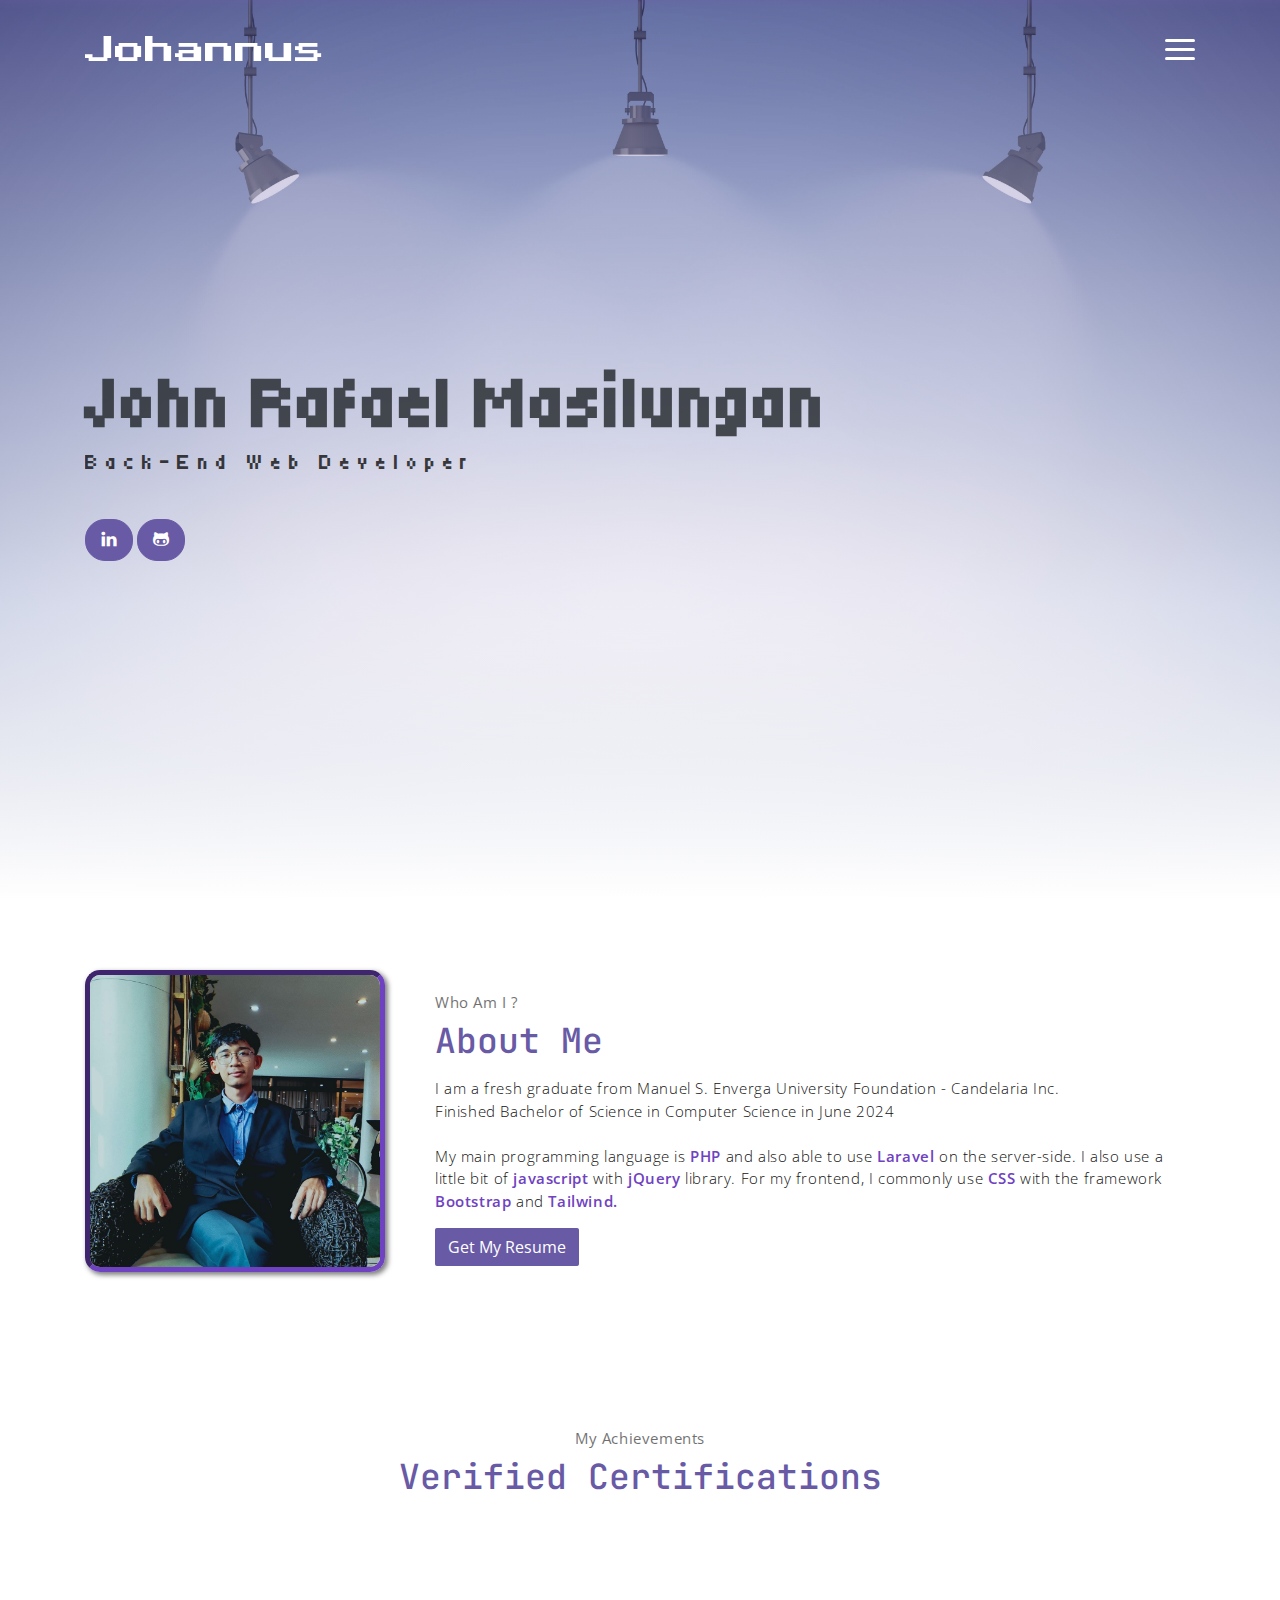
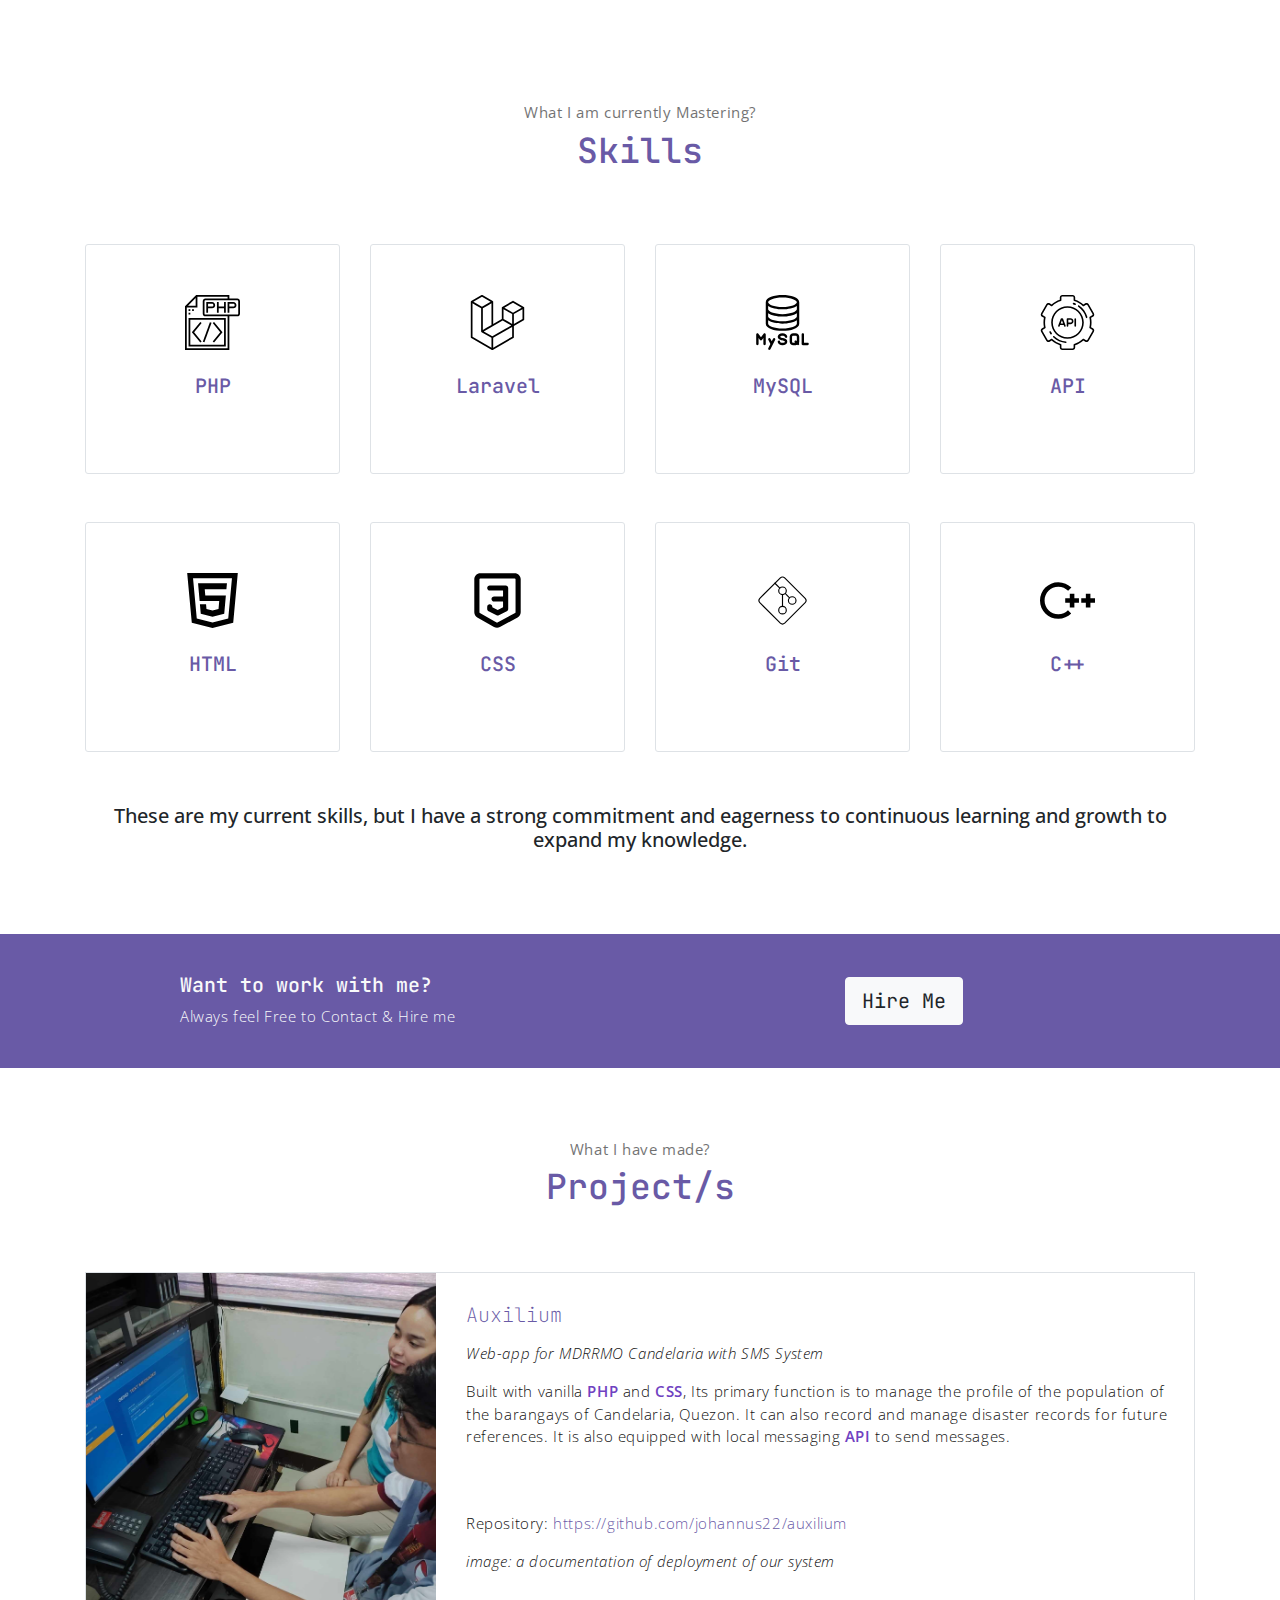
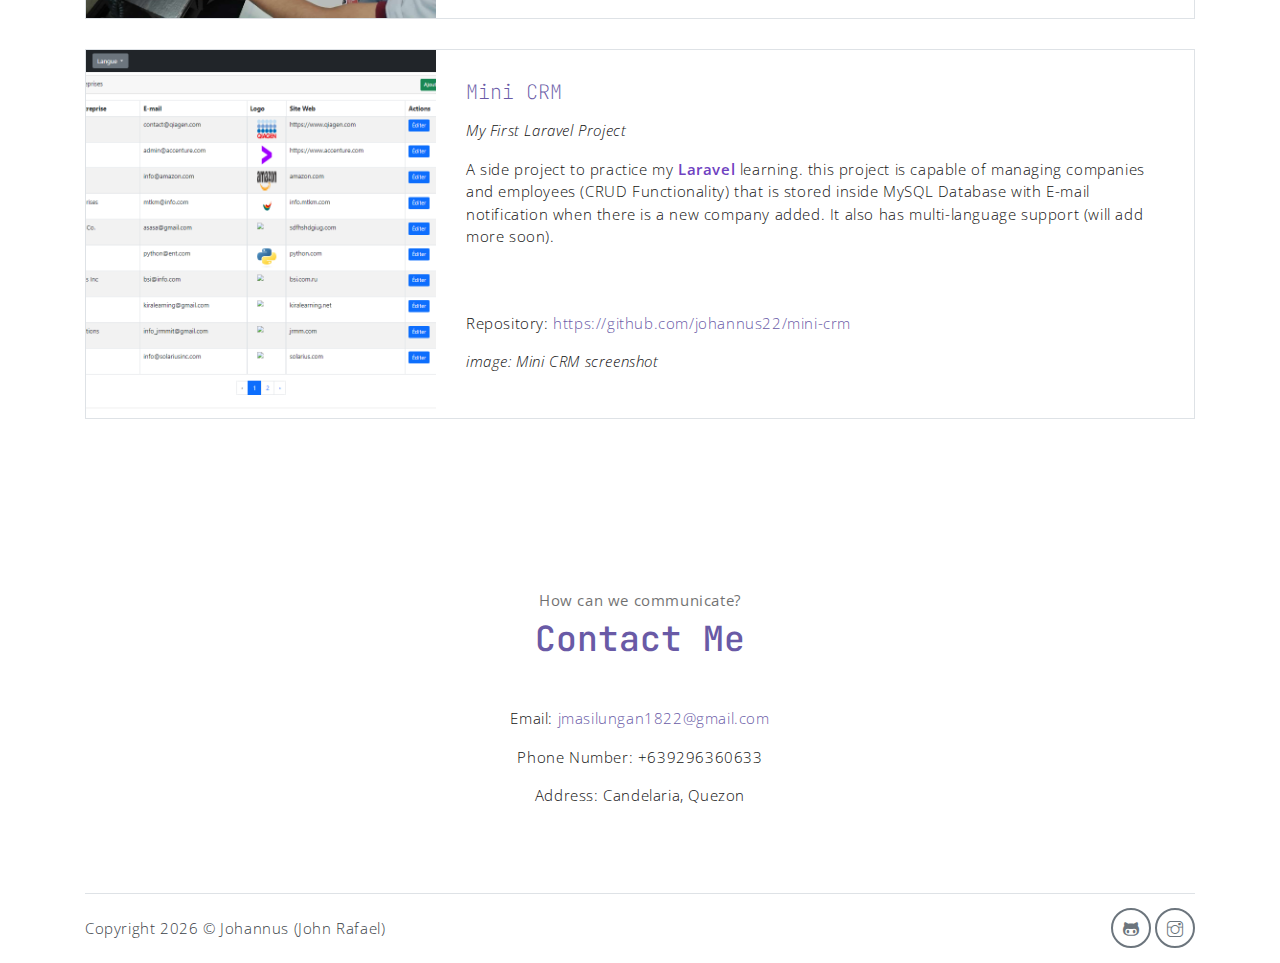
<file: index.html>
<!DOCTYPE html>
<html lang="en">
<head>
	<meta charset="utf-8">
    <meta name="viewport" content="width=device-width, initial-scale=1, shrink-to-fit=no">
    <meta name="description" content="View my portfolio here.">
    <meta name="author" content="Johannus">
    <title>Johannus (John Rafael Masilungan)</title>
    <!--favicon-->
    <link rel="icon" type="image/png" href="public_html/assets/imgs/favicon.png">
    <!-- font icons -->
    <link rel="stylesheet" href="public_html/assets/vendors/themify-icons/css/themify-icons.css">
    <!-- Bootstrap + Meyawo main styles -->
	<link rel="stylesheet" href="public_html/assets/css/meyawo.css">

    <!-- core  -->
    <script defer src="public_html/assets/vendors/jquery/jquery-3.4.1.js"></script>
    <script defer src="public_html/assets/vendors/bootstrap/bootstrap.bundle.js"></script>
        
    <!-- bootstrap 3 affix -->
    <script defer src="public_html/assets/vendors/bootstrap/bootstrap.affix.js"></script>
        
    <!-- Meyawo js -->
    <script defer src="public_html/assets/js/meyawo.js"></script>
        
</head>
<body data-spy="scroll" data-target=".navbar" data-offset="40" id="home">

    <!-- Page Navbar -->
    <nav class="custom-navbar" data-spy="affix" data-offset-top="20">
        <div class="container">
            <a class="logo" href="#home">Johannus</a>         
            <ul class="nav">
                <li class="item">
                    <a class="link" href="#home">Home</a>
                </li>
                <li class="item">
                    <a class="link" href="#about">About</a>
                </li>
                <li class="item">
                    <a class="link" href="#certifications">Certifications</a>
                </li>
                <li class="item">
                    <a class="link" href="#service">Skills</a>
                </li>
                <li class="item">
                    <a class="link" href="#blog">Projects</a>
                </li>
                
                <li class="item">
                    <a class="link" href="#contact">Contact</a>
                </li>
                
            </ul>
            <a href="javascript:void(0)" id="nav-toggle" class="hamburger hamburger--elastic">
                <div class="hamburger-box">
                  <div class="hamburger-inner"></div>
                </div>
            </a>
        </div>          
    </nav><!-- End of Page Navbar -->

    <!-- page header -->
    <header id="home" class="header">
        <div class="overlay"></div>
        <div class="header-content container">
            <h1 class="header-title">
                <span class="down">John Rafael Masilungan</span>
            </h1>
            <p class="header-subtitle">Back-End Web Developer</p>            
            <button class="btn btn-primary" onclick="window.location.href='https://www.linkedin.com/in/john-rafael-masilungan-52417231b';"><i class="ti-linkedin"></i></button>
            <button class="btn btn-primary" onclick="window.location.href='https://github.com/johannus22';"><i class="ti-github"></i></button>
        </div>              
    </header><!-- end of page header -->

    <!-- about section -->
    <section class="section pt-10" id="about">
        <!-- container -->
        <div class="container text-center">
            <!-- about wrapper -->
            <div class="about">
                <div class="about-img-holder">
                    <img src="public_html/assets/imgs/rafael.jpg" class="about-img">
                </div>
                <div class="about-caption">
                    <p class="section-subtitle">Who Am I ?</p>
                    <h2 class="section-title mb-3">About Me</h2>
                    <p>
                        I am a fresh graduate from Manuel S. Enverga University Foundation - Candelaria Inc. 
                        <br>Finished Bachelor of Science in Computer Science in June 2024 
                        <br>
                        <br>
                        My main programming language is <span class="pl">PHP</span> and also able to use <span class="pl">Laravel</span> on the server-side. 
                        I also use a little bit of <span class="pl">javascript</span> with <span class="pl">jQuery</span> library. For my frontend, I commonly use <span class="pl">CSS</span>
                        with the framework <span class="pl">Bootstrap</span> and <span class="pl">Tailwind.</span>
                
                    </p>
                    <button class="btn btn-primary" id="dl-btn">Get My Resume</button>
                </div>              
            </div><!-- end of about wrapper -->
        </div><!-- end of container -->
    </section> <!-- end of about section -->


    <!-- certifications section -->
    <section class="section" id="certifications">
        <!-- container -->
        <div class="container text-center">
            <p class="section-subtitle">My Achievements</p>
            <h6 class="section-title mb-6">Verified Certifications</h6>
            <!-- certifications-wrapper -->
            <div data-iframe-width="300%" data-iframe-height="250" data-share-badge-id="14e5fe68-1ff2-40fc-a91a-694a66cd3136" data-share-badge-host="https://www.credly.com"></div><script type="text/javascript" async src="//cdn.credly.com/assets/utilities/embed.js"></script>
        </div><!-- end of container -->
    </section><!-- end of certifications section -->

    <!-- service section -->
    <section class="section" id="service">
        <div class="container text-center">
            <p class="section-subtitle">What I am currently Mastering?</p>
            <h6 class="section-title mb-4">Skills</h6>
            <!-- row -->
            <div class="row">
                <div class="col-md-6 col-lg-3 mt-5">
                    <div class="service-card">
                        <div class="body">
                            <img src="public_html/assets/imgs/php-svg.svg" class="icon">
                            <h6 class="title">PHP</h6>
                            <p class="subtitle">Knowledge of PHP programming language</p>
                        </div>
                    </div>
                </div>
                <div class="col-md-6 col-lg-3 mt-5">
                    <div class="service-card">
                        <div class="body">
                            <img src="public_html/assets/imgs/laravel-svg.svg" class="icon">
                            <h6 class="title">Laravel</h6>
                            <p class="subtitle">Knowledge in using this PHP framework</p>
                        </div>
                    </div>
                </div>
                <div class="col-md-6 col-lg-3 mt-5">
                    <div class="service-card">
                        <div class="body">
                            <img src="public_html/assets/imgs/mysql-svgrepo-com.svg" class="icon">
                            <h6 class="title">MySQL</h6>
                            <p class="subtitle">Integrating and using the MySQL database</p>
                        </div>
                    </div>
                </div>
                <div class="col-md-6 col-lg-3 mt-5">
                    <div class="service-card">
                        <div class="body">
                            <img src="public_html/assets/imgs/api-svgrepo-com.svg" class="icon">
                            <h6 class="title">API</h6>
                            <p class="subtitle">Integrating an API service to the web-app</p>
                        </div>
                    </div>
                </div>
                <div class="col-md-6 col-lg-3 mt-5">
                    <div class="service-card">
                        <div class="body">
                            <img src="public_html/assets/imgs/html5-logo-svgrepo-com.svg" class="icon">
                            <h6 class="title">HTML</h6>
                            <p class="subtitle">Creating the backbones of a frontend web design</p>
                        </div>
                    </div>
                </div>
                <div class="col-md-6 col-lg-3 mt-5">
                    <div class="service-card">
                        <div class="body">
                            <img src="public_html/assets/imgs/css-16-svgrepo-com.svg" class="icon">
                            <h6 class="title">CSS</h6>
                            <p class="subtitle">Background on CSS designing and its framework "bootstrap"</p>
                        </div>
                    </div>
                </div>
                <div class="col-md-6 col-lg-3 mt-5">
                    <div class="service-card">
                        <div class="body">
                            <img src="public_html/assets/imgs/git-svgrepo-com.svg" class="icon">
                            <h6 class="title">Git</h6>
                            <p class="subtitle">Using of Git as a version control system</p>
                        </div>
                    </div>
                </div>
                <div class="col-md-6 col-lg-3 mt-5">
                    <div class="service-card">
                        <div class="body">
                            <img src="public_html/assets/imgs/c-plus-plus-svgrepo-com.svg" class="icon">
                            <h6 class="title">C++</h6>
                            <p class="subtitle">Background on the C++ programming language</p>
                        </div>
                    </div>
                </div>
                
            </div><!-- end of row -->
            <div class="h5 text-center mt-5 p-1">These are my current skills, but I have a strong commitment and eagerness to continuous learning and growth to expand my knowledge.</div>
        </div>
        
    </section><!-- end of service section -->

    
    <!-- section -->
    <section class="section-sm bg-primary">
        <!-- container -->
        <div class="container text-center text-sm-left">
            <!-- row -->
            <div class="row align-items-center">
                <div class="col-sm offset-md-1 mb-4 mb-md-0">
                    <h6 class="title text-light">Want to work with me?</h6>
                    <p class="m-0 text-light">Always feel Free to Contact & Hire me</p>
                </div>
                <div class="col-sm offset-sm-2 offset-md-3">
                    <button class="btn btn-lg my-font btn-light rounded" onclick="window.location.href='mailto:jmasilungan1822@gmail.com?subject=Hiring Inquiry';">Hire Me</button>
                </div>
            </div> <!-- end of row -->
        </div> <!-- end of container -->
    </section> <!-- end of section -->

    
    <!-- blog section -->
    <section class="section" id="blog">
        <!-- container -->
        <div class="container text-center">
            <p class="section-subtitle">What I have made?</p>
            <h6 class="section-title mb-6">Project/s</h6>
            <!-- blog-wrapper -->
            <div class="blog-card">
                <div class="blog-card-header">
                    <img src="public_html/assets/imgs/auxilium-doc.jpg" class="blog-card-img">
                </div>
                <div class="blog-card-body">
                    <h5 class="blog-card-title">Auxilium</h6>

                    <p class="blog-card-caption">
                        <p><i> Web-app for MDRRMO Candelaria with SMS System</i> </p>
                    </p>
                    <p>Built with vanilla <span class="pl">PHP</span> and <span class="pl">CSS</span>, Its primary function is to manage the profile of the population of the barangays of Candelaria, Quezon. It can also
                        record and manage disaster records for future references. It is also equipped with local messaging
                    <span class="pl">API</span> to send messages.</p>

                    <br><br><p>Repository: <a href="https://github.com/johannus22/auxilium">https://github.com/johannus22/auxilium</a></p>

                    <p><i>image: a documentation of deployment of our system</i></p>
                    
                </div>
            </div><!-- end of blog wrapper -->
            <!-- blog-wrapper -->
            <div class="blog-card">
                <div class="blog-card-header">
                    <img src="public_html/assets/imgs/CRM-SS.png" class="blog-card-img" >
                </div>
                <div class="blog-card-body">
                    <h5 class="blog-card-title">Mini CRM</h6>

                    <p class="blog-card-caption">
                        <p><i> My First Laravel Project</i> </p>
                    </p>
                    <p>A side project to practice my <span class="pl">Laravel</span> learning. this project is capable of managing companies and employees (CRUD Functionality) that is stored inside MySQL Database
                        with E-mail notification when there is a new company added. It also has multi-language support (will add more soon). 
                    </p>

                    <br><br><p>Repository: <a href="https://github.com/johannus22/mini-crm">https://github.com/johannus22/mini-crm</a></p>

                    <p><i>image: Mini CRM screenshot</i></p>
                    
                </div>
            </div><!-- end of blog wrapper -->
            

        </div><!-- end of container -->
    </section><!-- end of blog section -->

    <!-- contact section -->
    <section class="section" id="contact">
        <div class="container text-center">
            <p class="section-subtitle">How can we communicate?</p>
            <h6 class="section-title mb-5">Contact Me</h6>
            <p>Email: <a href="mailto:jmasilungan1822@gmail.com">jmasilungan1822@gmail.com</a></p>
            <p>Phone Number: +639296360633</p>
            <p>Address: Candelaria, Quezon</p>
        </div><!-- end of container -->
    </section><!-- end of contact section -->

    <!-- footer -->
    <div class="container">
        <footer class="footer">       
            <p class="mb-0">Copyright <script>document.write(new Date().getFullYear())</script> &copy; <a href="#">Johannus (John Rafael)</a></p>
            <div class="social-links text-right m-auto ml-sm-auto">
                <a href="https://github.com/johannus22" class="link"><i class="ti-github"></i></a>
                <a href="https://www.instagram.com/rafael.mslngn/?igsh=MWZmdTRiODllZW1vOQ%3D%3D&fbclid=IwY2xjawEvqZ5leHRuA2FlbQIxMAABHV7_PrOJpNqNWSPexZK4OOclUn7tlKXl-N-thKBm5AxMeTsPdSlG0yQ7PQ_aem_RYFeemsiMxY5sX5hpBVIIg" 
                class="link"><i class="ti-instagram"></i></a>
            </div>
        </footer>
    </div> <!-- end of page footer -->
	

    <!--Download-->
    <script>
        // JavaScript to trigger the download
        document.getElementById('dl-btn').addEventListener('click', function () {
            var link = document.createElement('a');
            link.href = 'public_html/assets/downloads/CV-Masilungan,J.R.WebDev.pdf'; 
            link.download = 'CV-Masilungan JR.pdf';
            link.click();
        });
        </script>

</body>
</html>
</file>
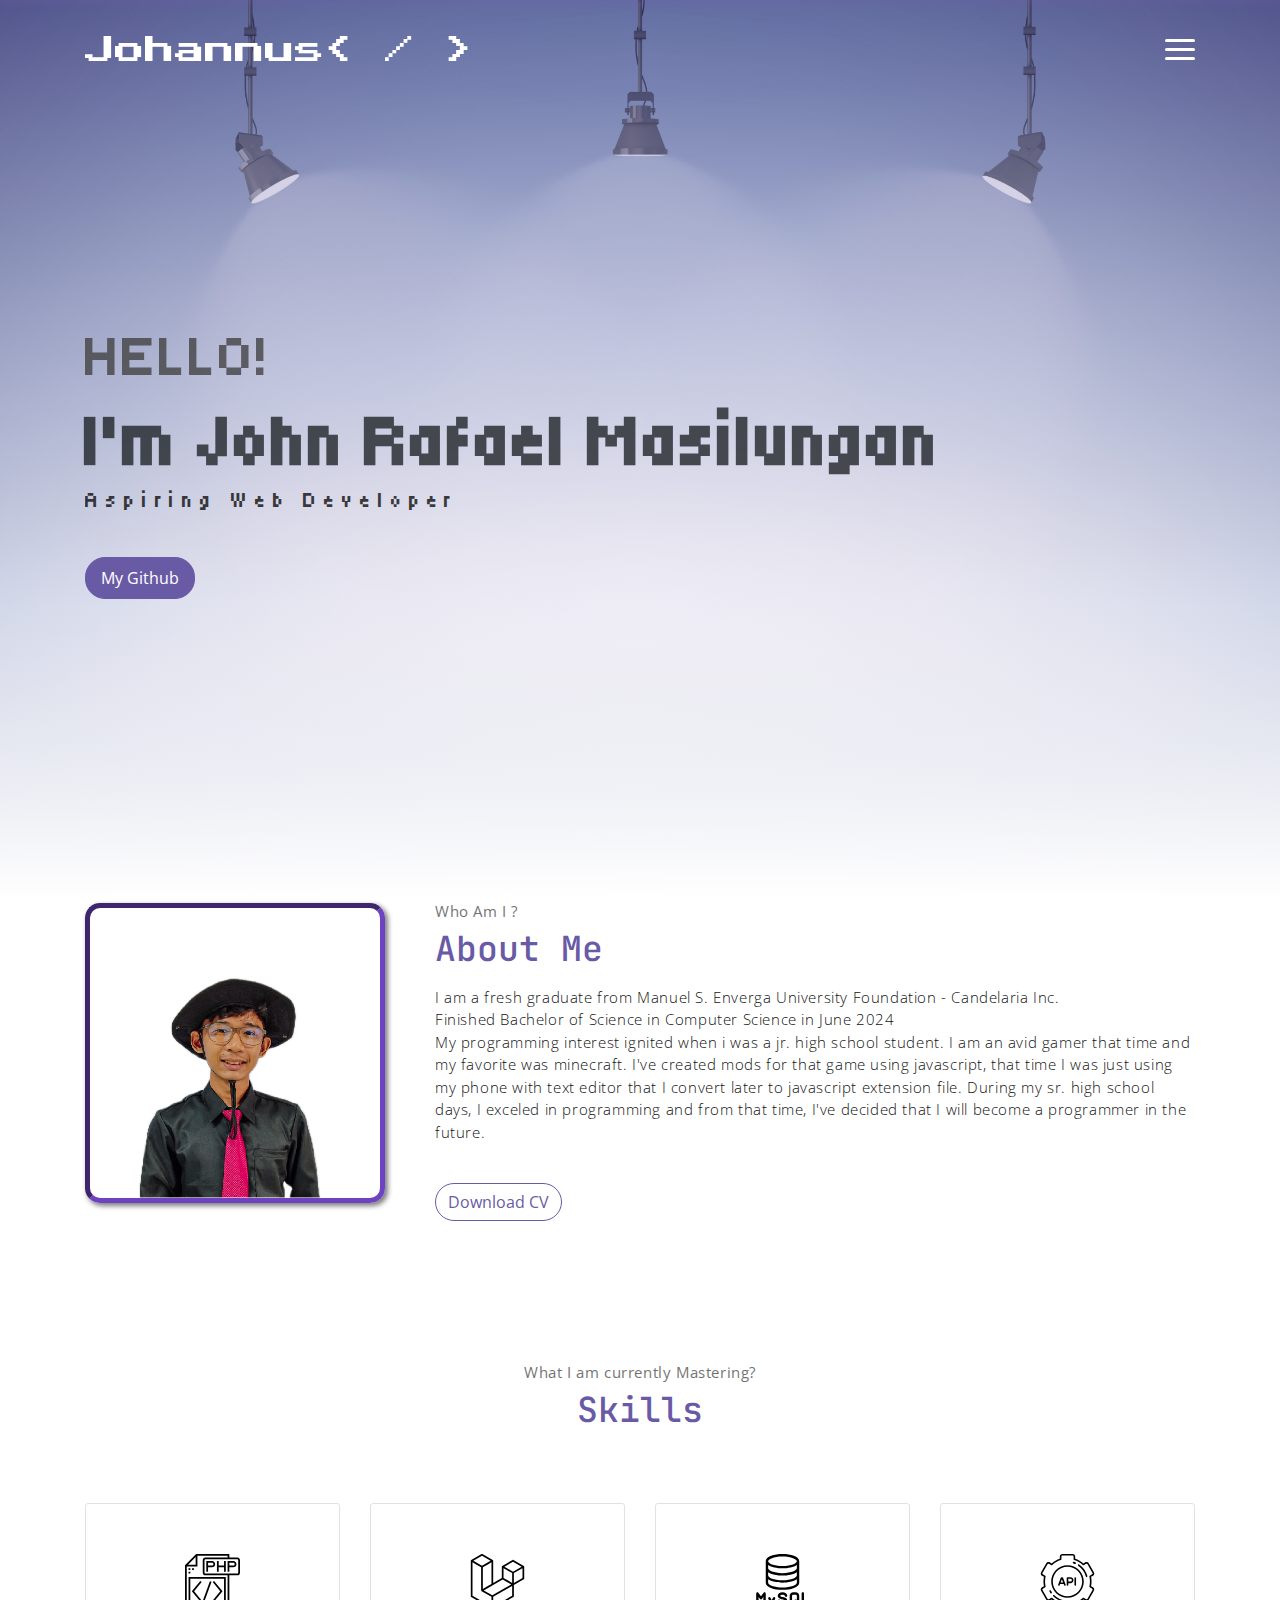
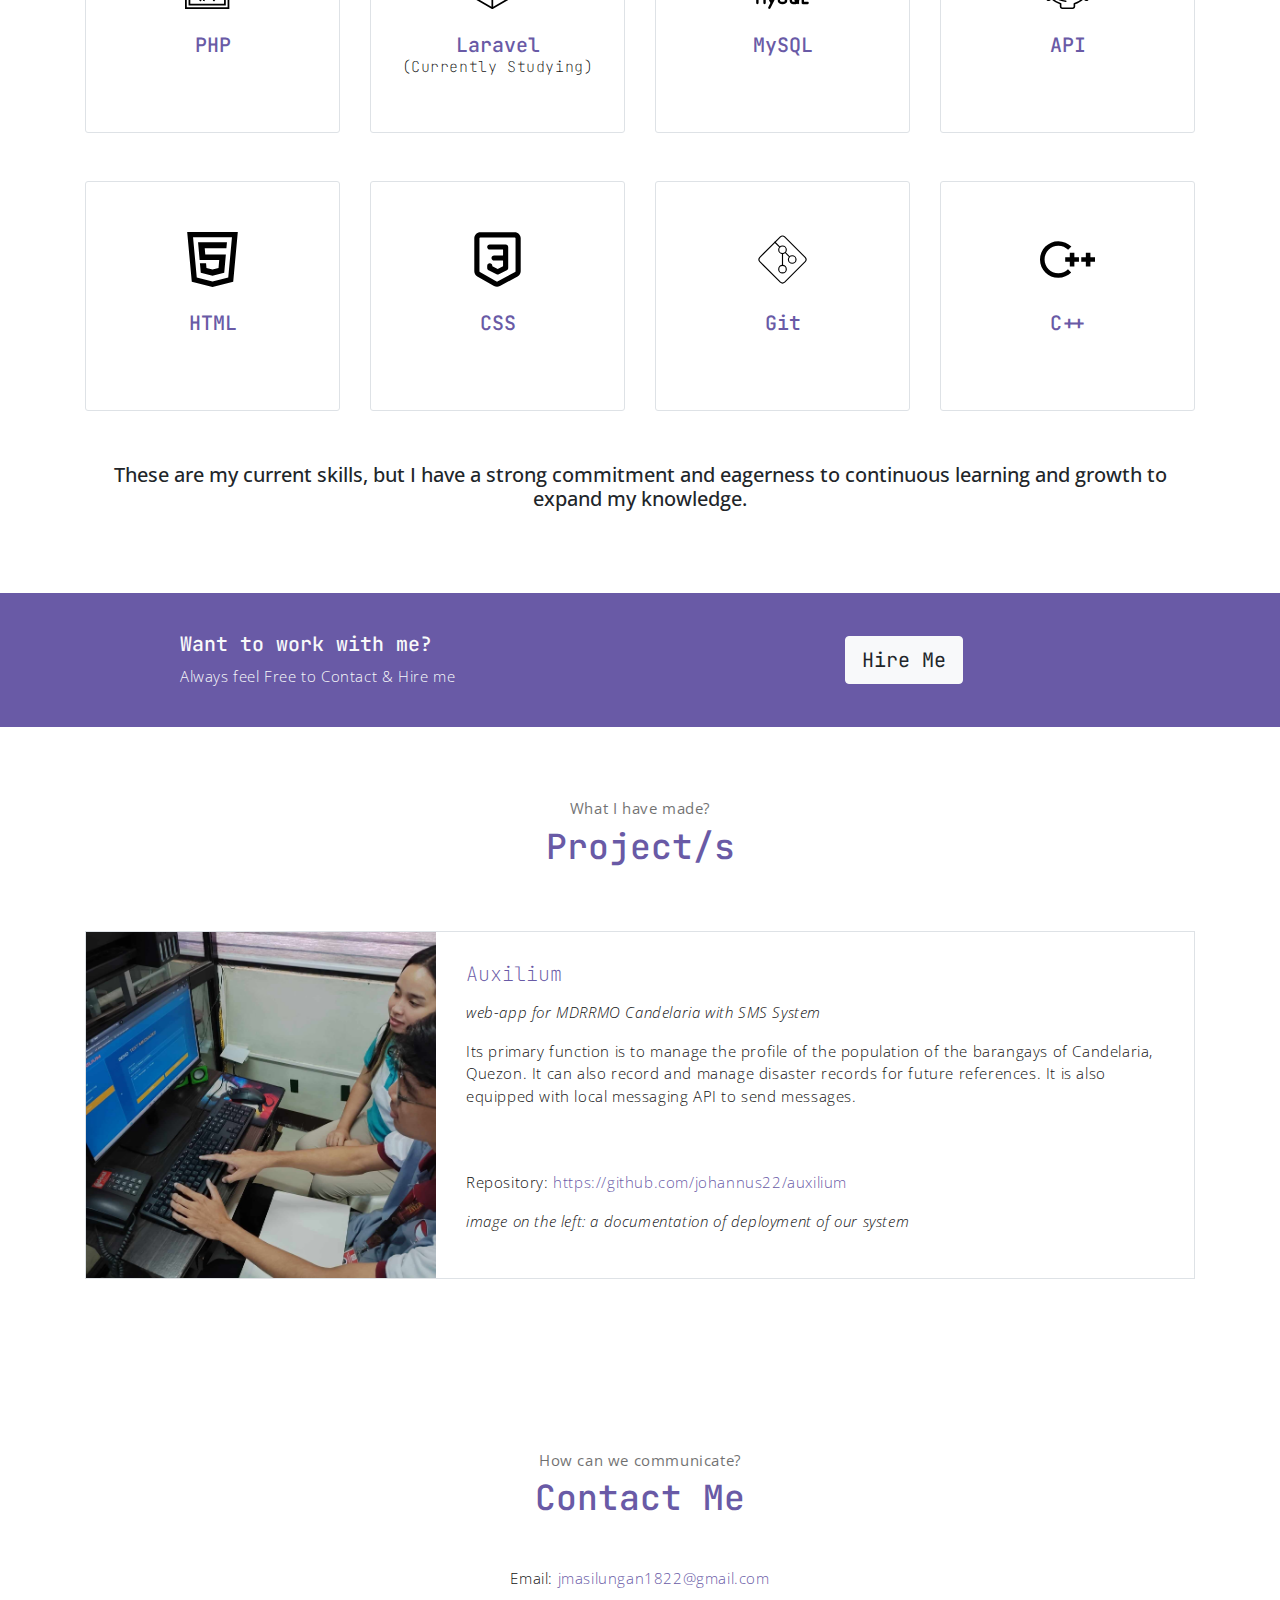
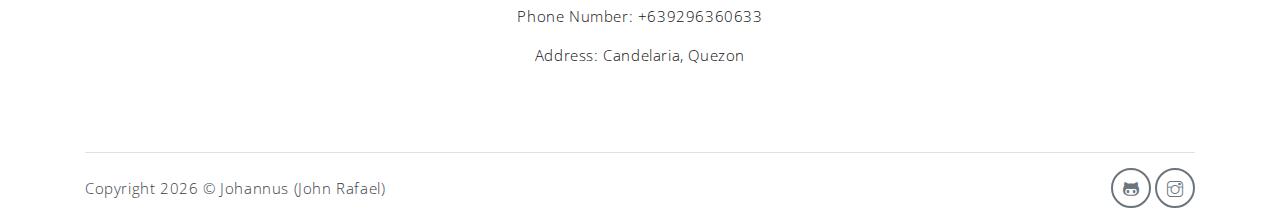
<file: public_html/index.html>
<!DOCTYPE html>
<html lang="en">
<head>
	<meta charset="utf-8">
    <meta name="viewport" content="width=device-width, initial-scale=1, shrink-to-fit=no">
    <meta name="description" content="Start your development with Meyawo landing page.">
    <meta name="author" content="Johannus">
    <title>Johannus (John Rafael Masilungan)</title>
    <!-- font icons -->
    <link rel="stylesheet" href="assets/vendors/themify-icons/css/themify-icons.css">
    <!-- Bootstrap + Meyawo main styles -->
	<link rel="stylesheet" href="assets/css/meyawo.css">
</head>
<body data-spy="scroll" data-target=".navbar" data-offset="40" id="home">

    <!-- Page Navbar -->
    <nav class="custom-navbar" data-spy="affix" data-offset-top="20">
        <div class="container">
            <a class="logo" href="#home">Johannus&lt / &gt</a>         
            <ul class="nav">
                <li class="item">
                    <a class="link" href="#home">Home</a>
                </li>
                <li class="item">
                    <a class="link" href="#about">About</a>
                </li>
                <li class="item">
                    <a class="link" href="#blog">Projects</a>
                </li>
                <li class="item">
                    <a class="link" href="#contact">Contact</a>
                </li>
                
            </ul>
            <a href="javascript:void(0)" id="nav-toggle" class="hamburger hamburger--elastic">
                <div class="hamburger-box">
                  <div class="hamburger-inner"></div>
                </div>
            </a>
        </div>          
    </nav><!-- End of Page Navbar -->

    <!-- page header -->
    <header id="home" class="header">
        <div class="overlay"></div>
        <div class="header-content container">
            <h1 class="header-title">
                <span class="up">HELLO!</span>
                <span class="down">I'm John Rafael Masilungan</span>
            </h1>
            <p class="header-subtitle">Aspiring Web Developer</p>            

            <button class="btn btn-primary" onclick="window.location.href='https://github.com/johannus22';">My Github</button>
        </div>              
    </header><!-- end of page header -->

    <!-- about section -->
    <section class="section pt-0" id="about">
        <!-- container -->
        <div class="container text-center">
            <!-- about wrapper -->
            <div class="about">
                <div class="about-img-holder">
                    <img src="assets/imgs/man.png" class="about-img" alt="Download free bootstrap 4 landing page, free boootstrap 4 templates, Download free bootstrap 4.1 landing page, free boootstrap 4.1.1 templates, meyawo Landing page">
                </div>
                <div class="about-caption">
                    <p class="section-subtitle">Who Am I ?</p>
                    <h2 class="section-title mb-3">About Me</h2>
                    <p>
                        I am a fresh graduate from Manuel S. Enverga University Foundation - Candelaria Inc. 
                        <br>Finished Bachelor of Science in Computer Science in June 2024 
                        <br>
                        My programming interest ignited when i was a jr. high school student. I am an avid gamer that time 
                        and my favorite was minecraft. I've created mods for that game using javascript, that time I was just 
                        using my phone with text editor that I convert later to javascript extension file.
                        
                        During my sr. high school days, I exceled in programming and from that time, I've decided that I will 
                        become a programmer in the future.
                
                    </p>
                    <button class="btn-rounded btn btn-outline-primary mt-4" id="dl-btn">Download CV</button>
                </div>              
            </div><!-- end of about wrapper -->
        </div><!-- end of container -->
    </section> <!-- end of about section -->

    <!-- service section -->
    <section class="section" id="service">
        <div class="container text-center">
            <p class="section-subtitle">What I am currently Mastering?</p>
            <h6 class="section-title mb-4">Skills</h6>
            <!-- row -->
            <div class="row">
                <div class="col-md-6 col-lg-3 mt-5">
                    <div class="service-card">
                        <div class="body">
                            <img src="assets/imgs/php-svg.svg" alt="Download free bootstrap 4 landing page, free boootstrap 4 templates, Download free bootstrap 4.1 landing page, free boootstrap 4.1.1 templates, meyawo Landing page" class="icon">
                            <h6 class="title">PHP</h6>
                            <p class="subtitle">Knowledge of PHP programming language</p>
                        </div>
                    </div>
                </div>
                <div class="col-md-6 col-lg-3 mt-5">
                    <div class="service-card">
                        <div class="body">
                            <img src="assets/imgs/laravel-svg.svg" alt="Download free bootstrap 4 landing page, free boootstrap 4 templates, Download free bootstrap 4.1 landing page, free boootstrap 4.1.1 templates, meyawo Landing page" class="icon">
                            <h6 class="title">Laravel<p> (Currently Studying) </p></h6>
                            <p class="subtitle">Knowledge in using this PHP framework</p>
                        </div>
                    </div>
                </div>
                <div class="col-md-6 col-lg-3 mt-5">
                    <div class="service-card">
                        <div class="body">
                            <img src="assets/imgs/mysql-svgrepo-com.svg" alt="Download free bootstrap 4 landing page, free boootstrap 4 templates, Download free bootstrap 4.1 landing page, free boootstrap 4.1.1 templates, meyawo Landing page" class="icon">
                            <h6 class="title">MySQL</h6>
                            <p class="subtitle">Integrating and using the MySQL database</p>
                        </div>
                    </div>
                </div>
                <div class="col-md-6 col-lg-3 mt-5">
                    <div class="service-card">
                        <div class="body">
                            <img src="assets/imgs/api-svgrepo-com.svg" alt="Download free bootstrap 4 landing page, free boootstrap 4 templates, Download free bootstrap 4.1 landing page, free boootstrap 4.1.1 templates, meyawo Landing page" class="icon">
                            <h6 class="title">API</h6>
                            <p class="subtitle">Integrating an API service to the web-app</p>
                        </div>
                    </div>
                </div>
                <div class="col-md-6 col-lg-3 mt-5">
                    <div class="service-card">
                        <div class="body">
                            <img src="assets/imgs/html5-logo-svgrepo-com.svg" alt="Download free bootstrap 4 landing page, free boootstrap 4 templates, Download free bootstrap 4.1 landing page, free boootstrap 4.1.1 templates, meyawo Landing page" class="icon">
                            <h6 class="title">HTML</h6>
                            <p class="subtitle">Creating the backbones of a frontend web design</p>
                        </div>
                    </div>
                </div>
                <div class="col-md-6 col-lg-3 mt-5">
                    <div class="service-card">
                        <div class="body">
                            <img src="assets/imgs/css-16-svgrepo-com.svg" alt="Download free bootstrap 4 landing page, free boootstrap 4 templates, Download free bootstrap 4.1 landing page, free boootstrap 4.1.1 templates, meyawo Landing page" class="icon">
                            <h6 class="title">CSS</h6>
                            <p class="subtitle">Background on CSS designing and its framework "bootstrap"</p>
                        </div>
                    </div>
                </div>
                <div class="col-md-6 col-lg-3 mt-5">
                    <div class="service-card">
                        <div class="body">
                            <img src="assets/imgs/git-svgrepo-com.svg" alt="Download free bootstrap 4 landing page, free boootstrap 4 templates, Download free bootstrap 4.1 landing page, free boootstrap 4.1.1 templates, meyawo Landing page" class="icon">
                            <h6 class="title">Git</h6>
                            <p class="subtitle">Using of Git as a version control system</p>
                        </div>
                    </div>
                </div>
                <div class="col-md-6 col-lg-3 mt-5">
                    <div class="service-card">
                        <div class="body">
                            <img src="assets/imgs/c-plus-plus-svgrepo-com.svg" alt="Download free bootstrap 4 landing page, free boootstrap 4 templates, Download free bootstrap 4.1 landing page, free boootstrap 4.1.1 templates, meyawo Landing page" class="icon">
                            <h6 class="title">C++</h6>
                            <p class="subtitle">Background on the C++ programming language</p>
                        </div>
                    </div>
                </div>
                
            </div><!-- end of row -->
            <div class="h5 text-center mt-5 p-1">These are my current skills, but I have a strong commitment and eagerness to continuous learning and growth to expand my knowledge.</div>
        </div>
        
    </section><!-- end of service section -->

    
    <!-- section -->
    <section class="section-sm bg-primary">
        <!-- container -->
        <div class="container text-center text-sm-left">
            <!-- row -->
            <div class="row align-items-center">
                <div class="col-sm offset-md-1 mb-4 mb-md-0">
                    <h6 class="title text-light">Want to work with me?</h6>
                    <p class="m-0 text-light">Always feel Free to Contact & Hire me</p>
                </div>
                <div class="col-sm offset-sm-2 offset-md-3">
                    <button class="btn btn-lg my-font btn-light rounded" onclick="window.location.href='mailto:jmasilungan1822@gmail.com?subject=Hiring Inquiry';">Hire Me</button>
                </div>
            </div> <!-- end of row -->
        </div> <!-- end of container -->
    </section> <!-- end of section -->

    
    <!-- blog section -->
    <section class="section" id="blog">
        <!-- container -->
        <div class="container text-center">
            <p class="section-subtitle">What I have made?</p>
            <h6 class="section-title mb-6">Project/s</h6>
            <!-- blog-wrapper -->
            <div class="blog-card">
                <div class="blog-card-header">
                    <img src="assets/imgs/auxilium-doc.jpg" class="blog-card-img" alt="Download free bootstrap 4 landing page, free boootstrap 4 templates, Download free bootstrap 4.1 landing page, free boootstrap 4.1.1 templates, meyawo Landing page">
                </div>
                <div class="blog-card-body">
                    <h5 class="blog-card-title">Auxilium</h6>

                    <p class="blog-card-caption">
                        <p><i> web-app for MDRRMO Candelaria with SMS System</i> </p>
                    </p>
                    <p>Its primary function is to manage the profile of the population of the barangays of Candelaria, Quezon. It can also
                        record and manage disaster records for future references. It is also equipped with local messaging
                    API to send messages.</p>

                    <br><br><p>Repository: <a href="https://github.com/johannus22/auxilium">https://github.com/johannus22/auxilium</a></p>

                    <p><i>image on the left: a documentation of deployment of our system</i></p>
                    
                </div>
            </div><!-- end of blog wrapper -->

        </div><!-- end of container -->
    </section><!-- end of blog section -->

    <!-- contact section -->
    <section class="section" id="contact">
        <div class="container text-center">
            <p class="section-subtitle">How can we communicate?</p>
            <h6 class="section-title mb-5">Contact Me</h6>
            <p>Email: <a href="mailto:jmasilungan1822@gmail.com">jmasilungan1822@gmail.com</a></p>
            <p>Phone Number: +639296360633</p>
            <p>Address: Candelaria, Quezon</p>
        </div><!-- end of container -->
    </section><!-- end of contact section -->

    <!-- footer -->
    <div class="container">
        <footer class="footer">       
            <p class="mb-0">Copyright <script>document.write(new Date().getFullYear())</script> &copy; <a href="#">Johannus (John Rafael)</a></p>
            <div class="social-links text-right m-auto ml-sm-auto">
                <a href="https://github.com/johannus22" class="link"><i class="ti-github"></i></a>
                <a href="https://www.instagram.com/rafael.mslngn/?igsh=MWZmdTRiODllZW1vOQ%3D%3D&fbclid=IwY2xjawEvqZ5leHRuA2FlbQIxMAABHV7_PrOJpNqNWSPexZK4OOclUn7tlKXl-N-thKBm5AxMeTsPdSlG0yQ7PQ_aem_RYFeemsiMxY5sX5hpBVIIg" 
                class="link"><i class="ti-instagram"></i></a>
            </div>
        </footer>
    </div> <!-- end of page footer -->
	
	<!-- core  -->
    <script src="assets/vendors/jquery/jquery-3.4.1.js"></script>
    <script src="assets/vendors/bootstrap/bootstrap.bundle.js"></script>

    <!-- bootstrap 3 affix -->
	<script src="assets/vendors/bootstrap/bootstrap.affix.js"></script>

    <!-- Meyawo js -->
    <script src="assets/js/meyawo.js"></script>

    <!--Download-->
    <script>
        // JavaScript to trigger the download
        document.getElementById('dl-btn').addEventListener('click', function () {
            var link = document.createElement('a');
            link.href = 'assets/downloads/CV-JohnRafaelMasilungan.pdf'; 
            link.download = 'CV-JohnRafaelMasilungan.pdf';
            link.click();
        });
        </script>

</body>
</html>
</file>
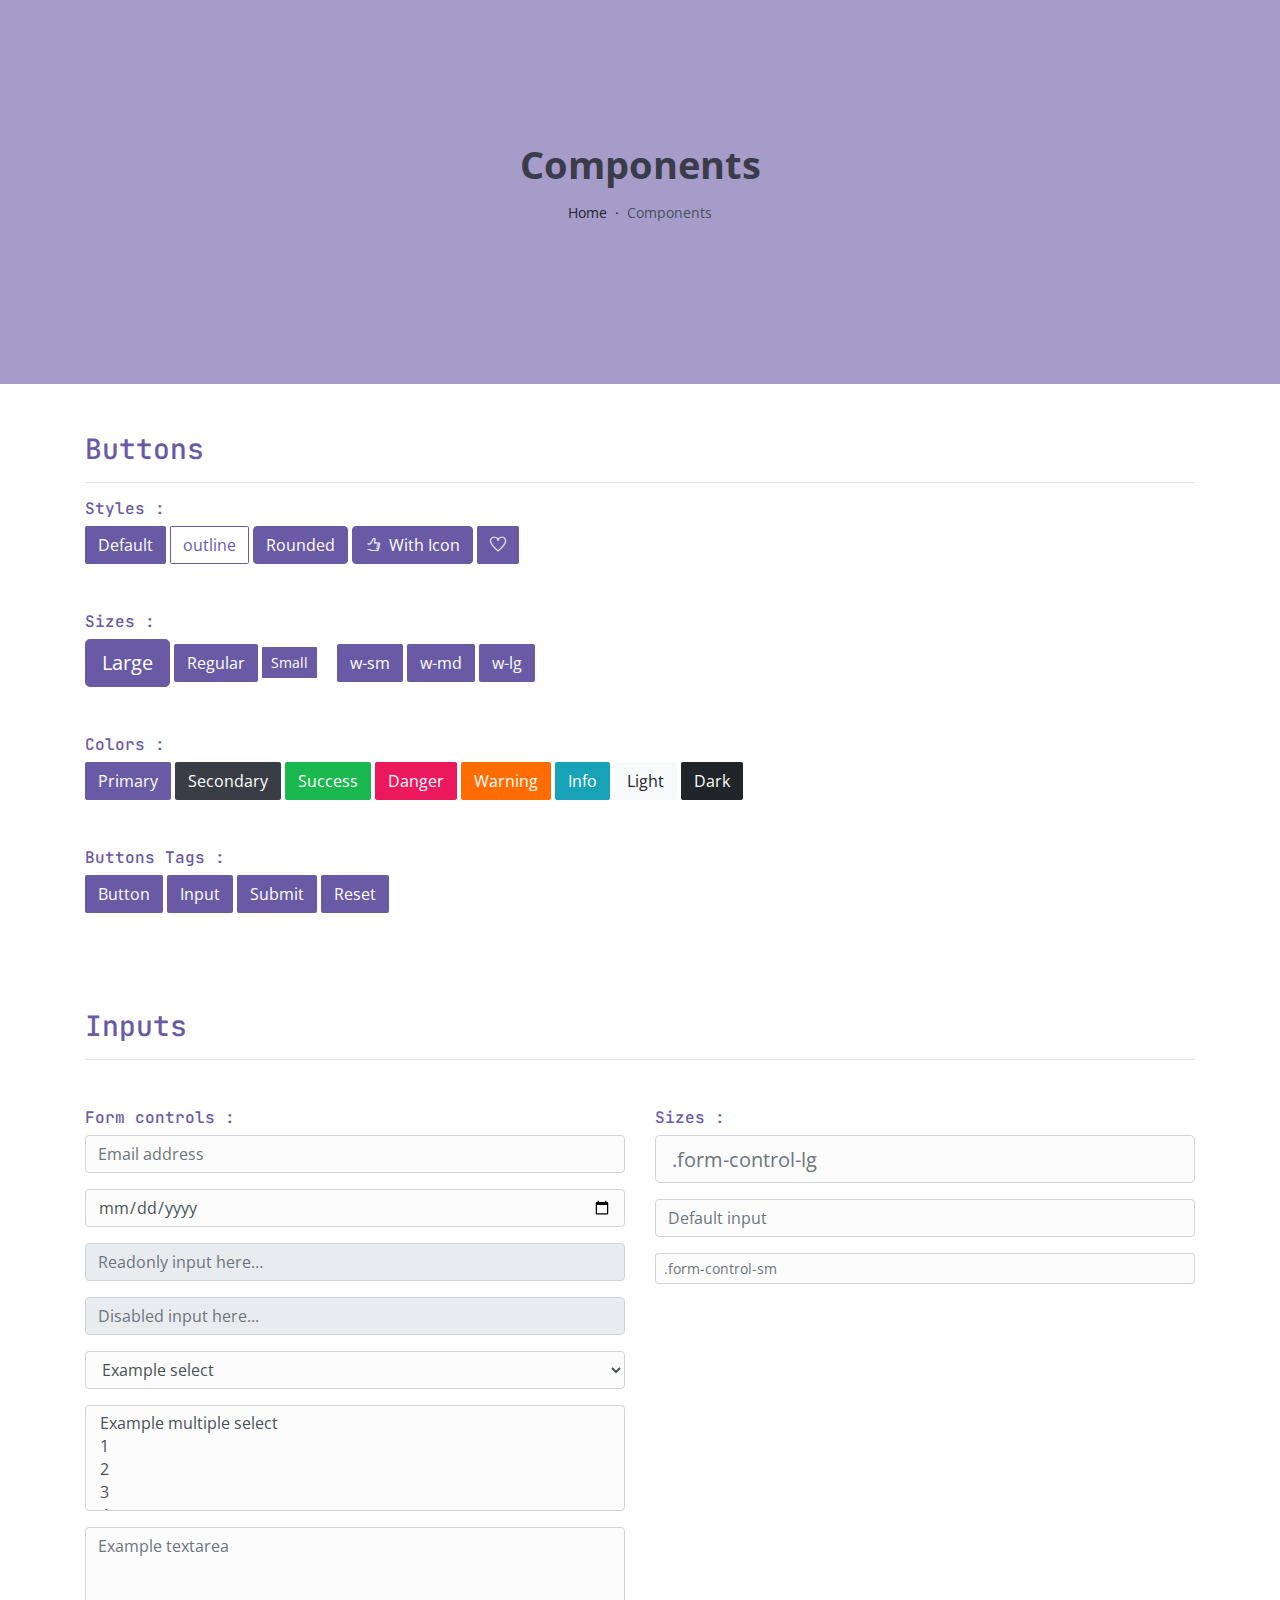
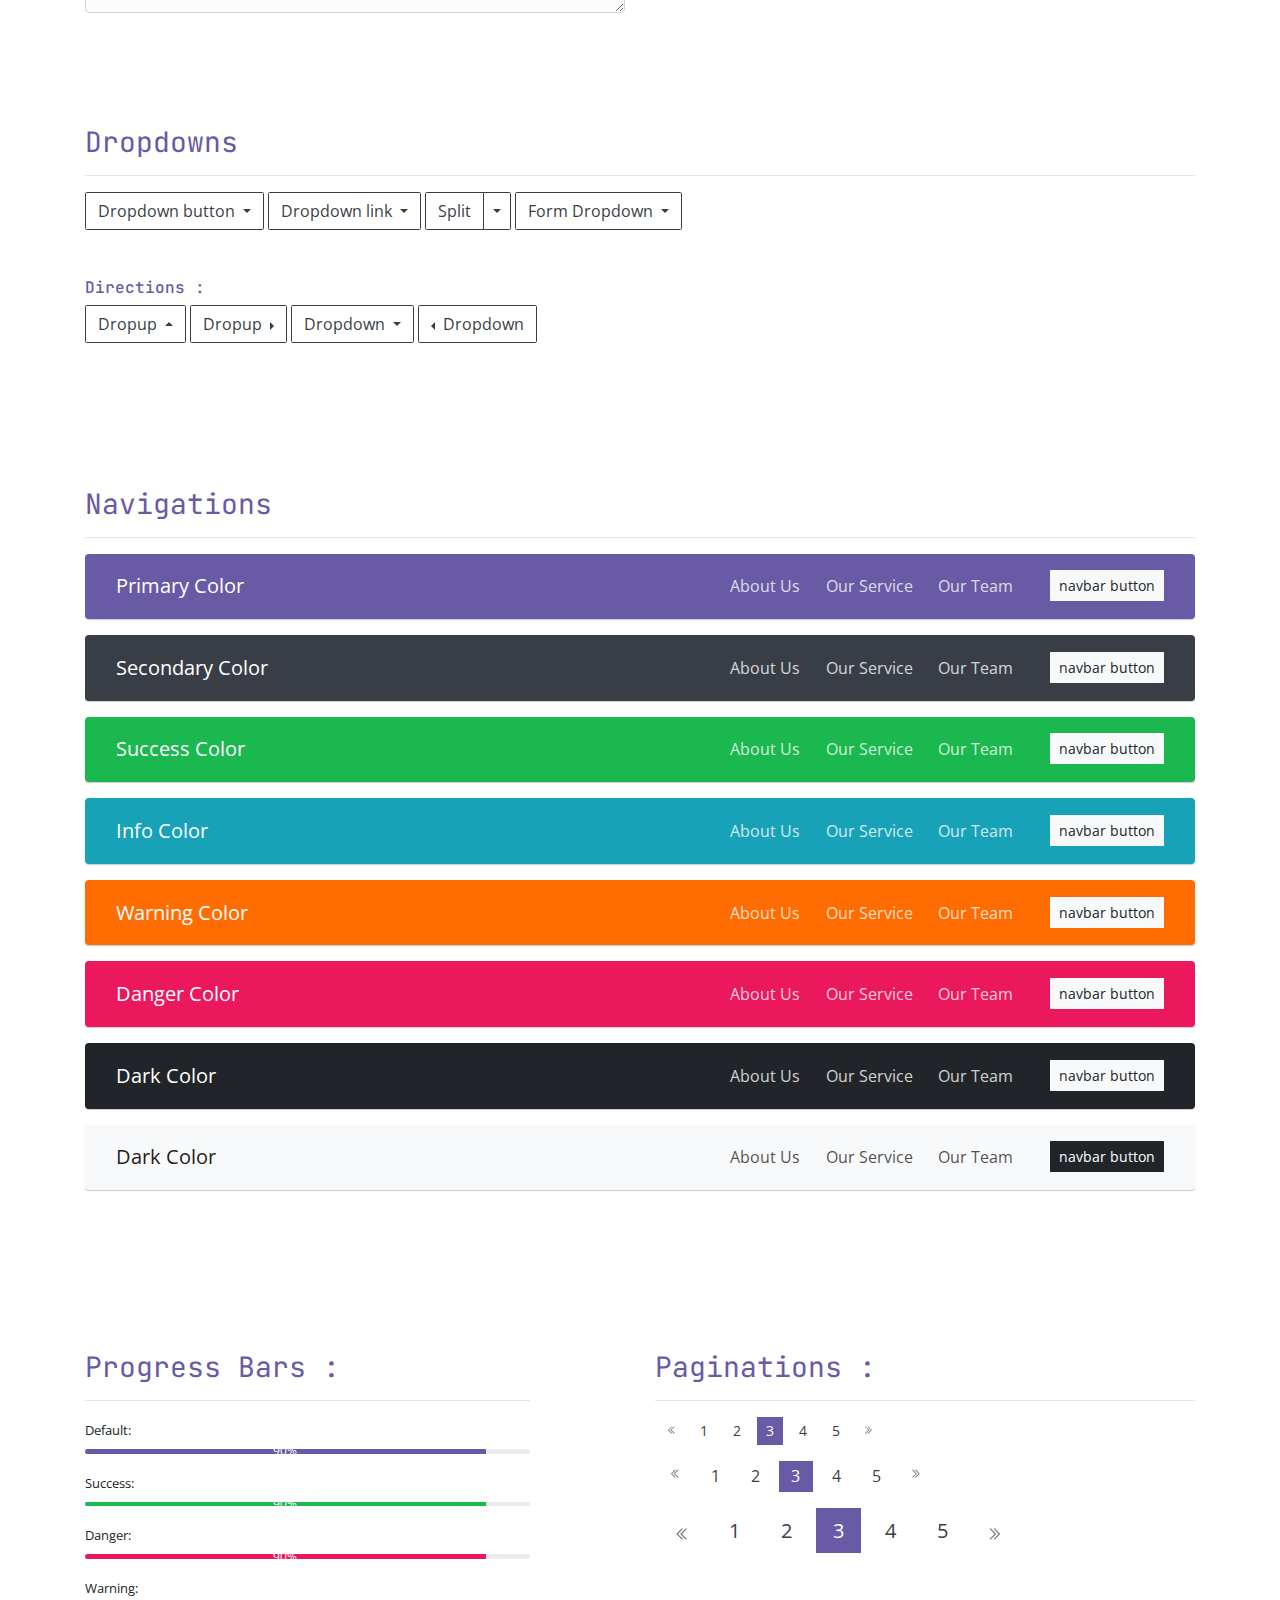
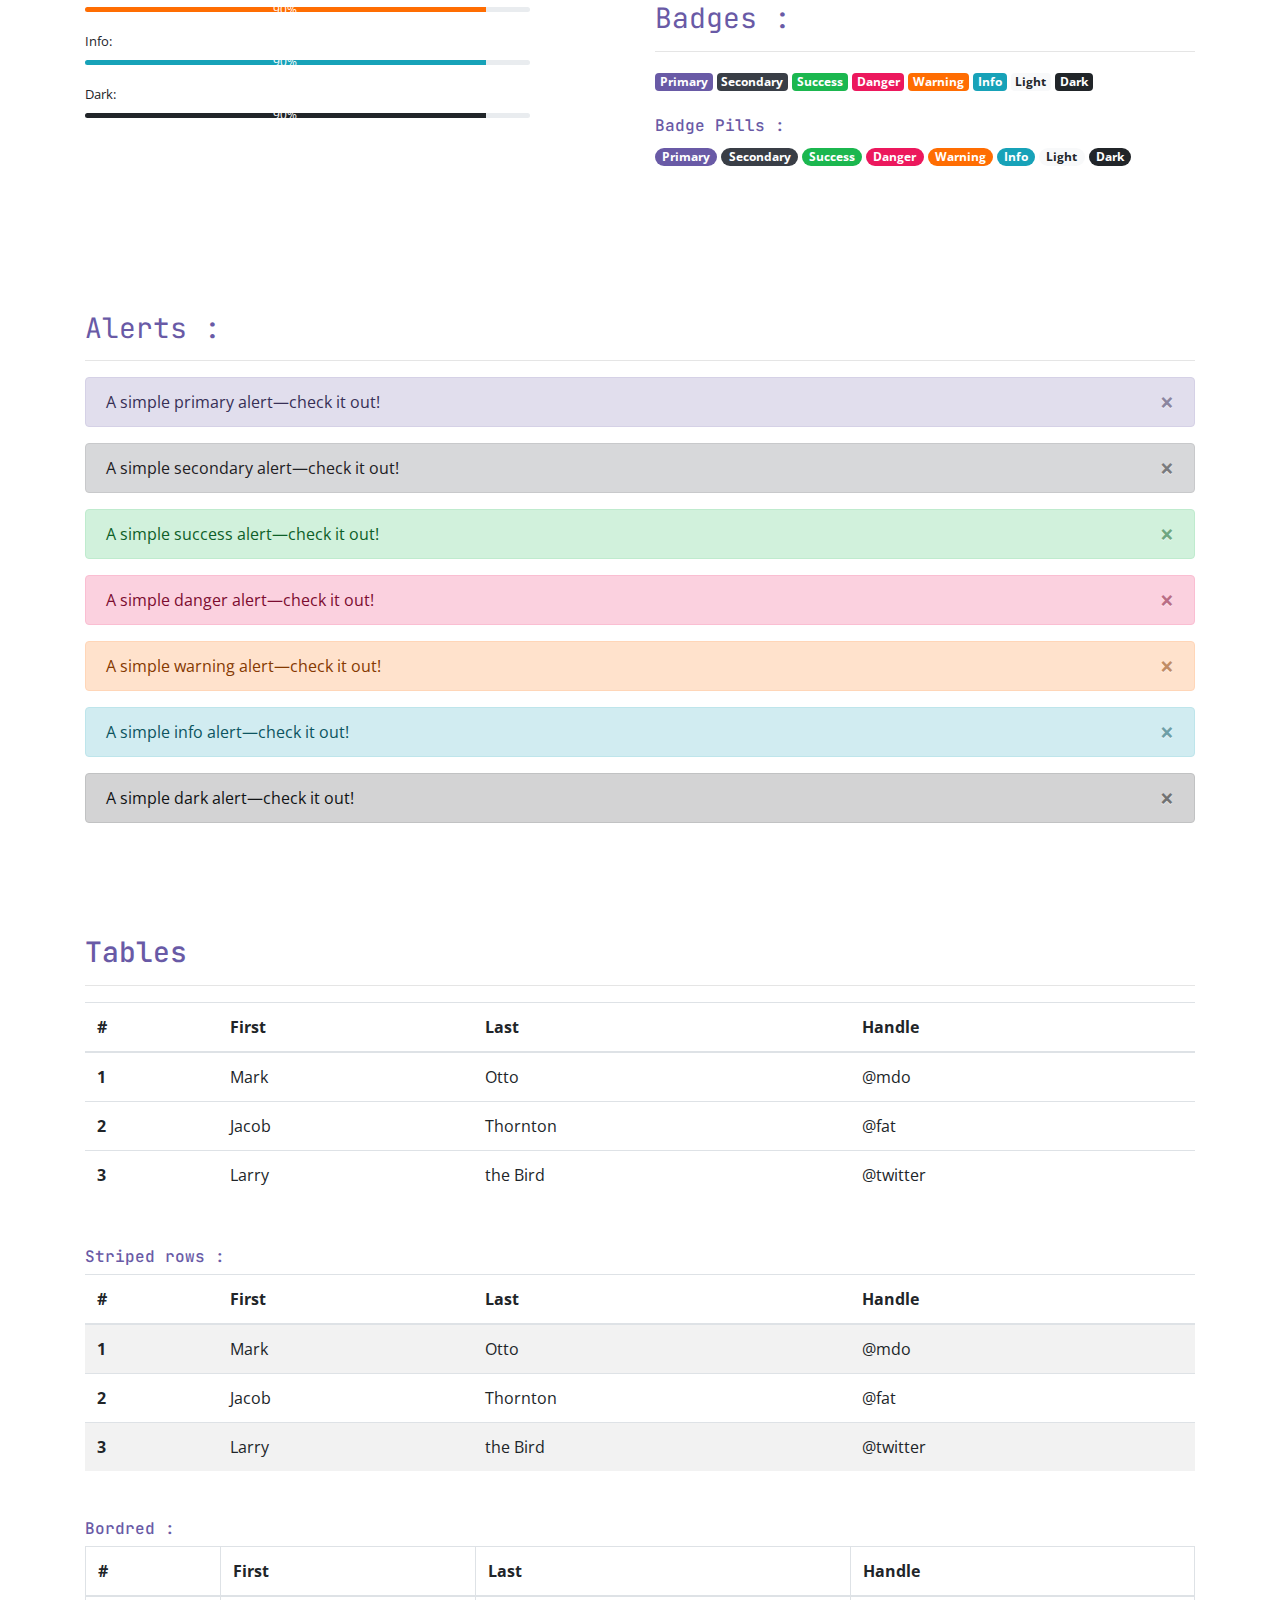
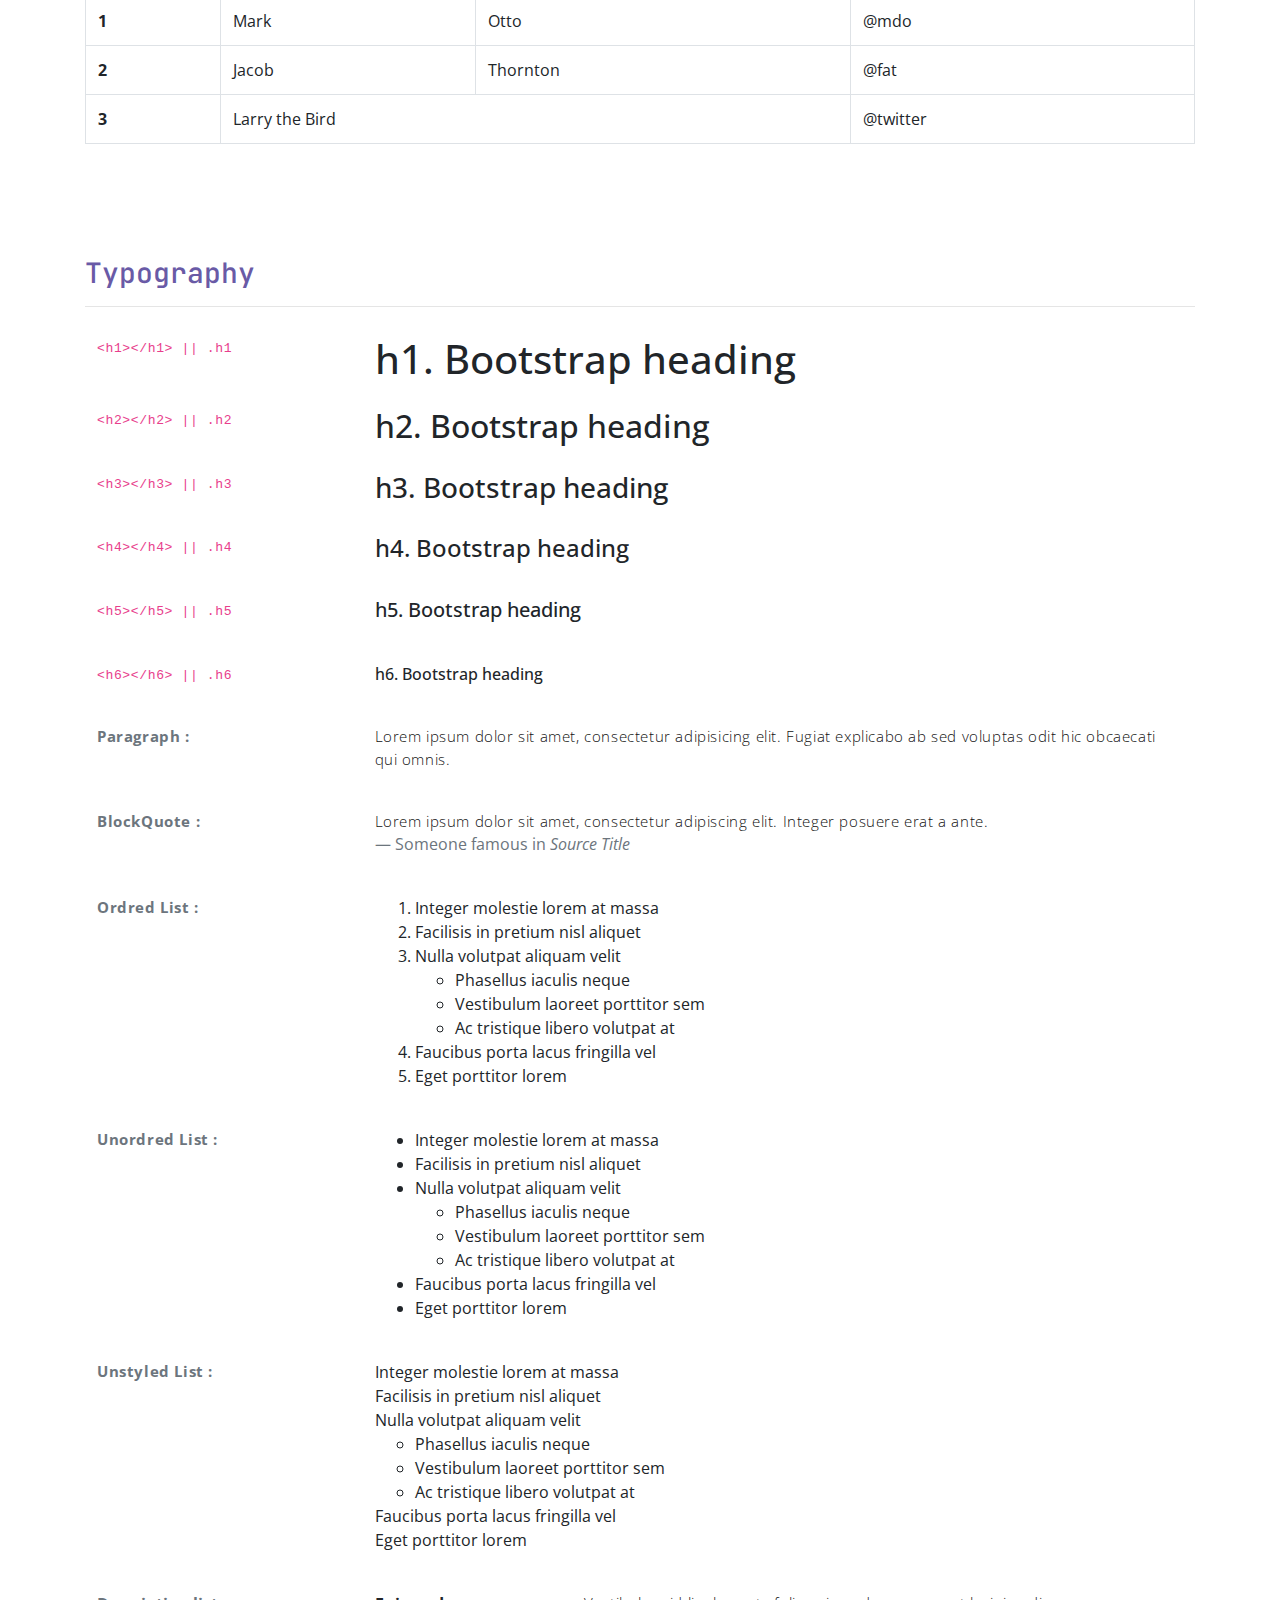
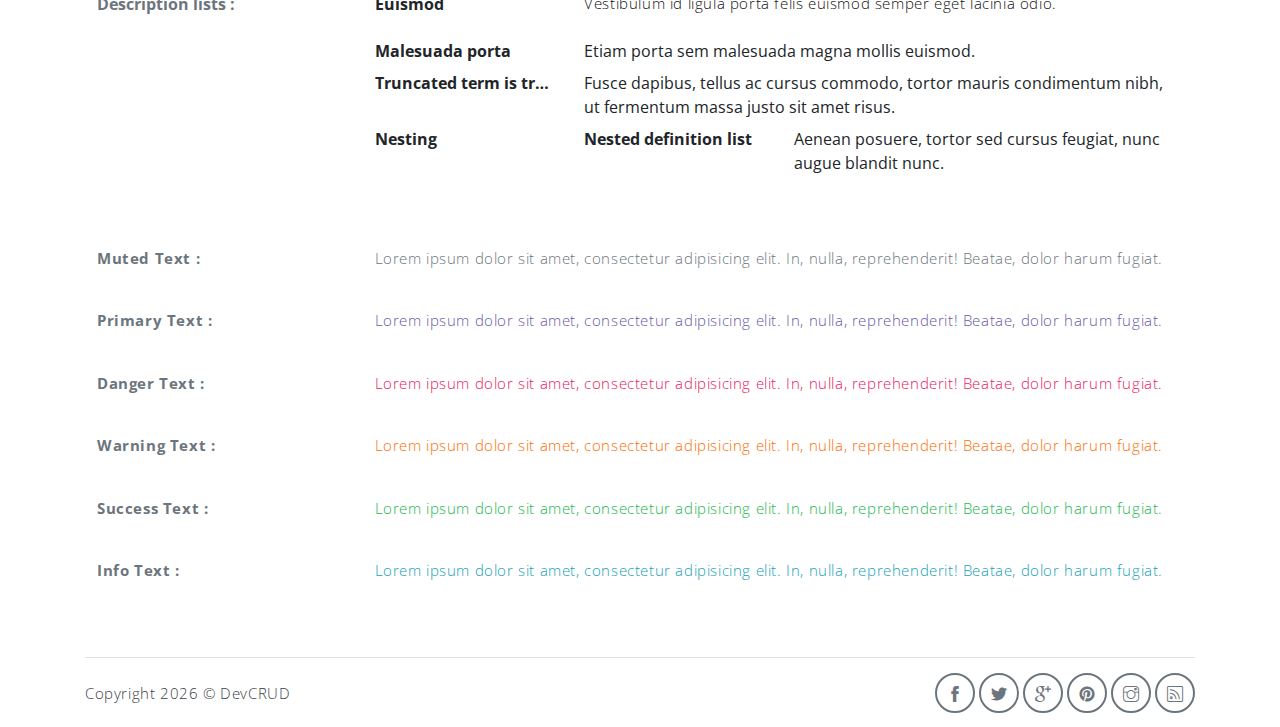
<file: public_html/components.html>
<!DOCTYPE html>
<html lang="en">
<head>
   <meta charset="utf-8">
   <meta name="viewport" content="width=device-width, initial-scale=1, shrink-to-fit=no">
   <meta name="description" content="Start your development with Meyawo landing page.">
   <meta name="author" content="Devcrud">
   <title>Meyawo Landing page | Components</title>
   <!-- font icons -->
   <link rel="stylesheet" href="assets/vendors/themify-icons/css/themify-icons.css">
   <!-- Bootstrap + Steller  -->
   <link rel="stylesheet" href="assets/css/meyawo.css">
</head>
<body>

   <!-- Page Header -->
   <header class="header header-mini"> 
      <div class="header-title">Components</div> 
      <nav aria-label="breadcrumb">
         <ol class="breadcrumb">
            <li class="breadcrumb-item"><a href="/">Home</a></li>
            <li class="breadcrumb-item active" aria-current="page">Components</li>
         </ol>
      </nav>
   </header> <!-- End Of Page Header -->

   <!-- main content -->
   <div class="container">

      <!-- Buttons -->
      <h3 class="mt-5">Buttons</h3>
      <hr>
      <h6 class="section-secondary-title">Styles :</h6>
      <button class="btn btn-primary">Default</button>
      <button class="btn btn-outline-primary">outline</button>
      <button class="btn btn-primary rounded">Rounded</button>
      <button class="btn btn-primary rounded"><i class="ti-thumb-up pr-1"></i> With Icon</button>
      <button class="btn btn-primary circle"><i class="ti-heart"></i></button>

      <h6 class="section-secondary-title mt-5">Sizes :</h6>
      <button class="btn btn-primary btn-lg">Large</button>
      <button class="btn btn-primary ">Regular</button>
      <button class="btn btn-primary btn-sm">Small</button>
      <button class="btn btn-primary w-sm ml-3">w-sm</button>
      <button class="btn btn-primary w-md">w-md</button>
      <button class="btn btn-primary w-lg">w-lg</button>

      <h6 class="section-secondary-title mt-5">Colors :</h6>          
      <button type="button" class="btn btn-primary">Primary</button>
      <button type="button" class="btn btn-secondary">Secondary</button>
      <button type="button" class="btn btn-success">Success</button>
      <button type="button" class="btn btn-danger">Danger</button>
      <button type="button" class="btn btn-warning">Warning</button>
      <button type="button" class="btn btn-info">Info</button>
      <button type="button" class="btn btn-light">Light</button>
      <button type="button" class="btn btn-dark">Dark</button>

      <h6 class="section-secondary-title mt-5">Buttons Tags :</h6>
      <button class="btn btn-primary" type="submit">Button</button>
      <input class="btn btn-primary" type="button" value="Input">
      <input class="btn btn-primary" type="submit" value="Submit">
      <input class="btn btn-primary" type="reset" value="Reset">
      
      <!-- devider -->
      <div class="py-5"></div>

      <!-- Inputs -->
      <h3>Inputs</h3>
      <hr>
      <div class="row mt-5">
         <div class="col-md-6">
            <h6 class="section-secondary-title">Form controls :</h6>        
            <div class="form-group">
               <input type="email" class="form-control" id="exampleFormControlInput1" placeholder="Email address">
            </div>
            <div class="form-group">
               <input type="date" class="form-control" id="exampleFormControlInput1" placeholder="Date">
            </div>
            <div class="form-group">
               <input class="form-control" type="text" placeholder="Readonly input here…" readonly>
            </div>
            <div class="form-group">
               <input class="form-control" id="disabledInput" type="text" placeholder="Disabled input here..." disabled>
            </div>
            <div class="form-group">
               <select class="form-control" id="exampleFormControlSelect1">
                  <option>Example select</option>
                  <option>1</option>
                  <option>2</option>
                  <option>3</option>
                  <option>4</option>
                  <option>5</option>
               </select>
            </div>
            <div class="form-group">
               <select multiple class="form-control" id="exampleFormControlSelect2">
                  <option>Example multiple select</option>
                  <option>1</option>
                  <option>2</option>
                  <option>3</option>
                  <option>4</option>
                  <option>5</option>
               </select>
            </div>
            <div class="form-group">
               <textarea class="form-control" id="exampleFormControlTextarea1" rows="3" placeholder="Example textarea"></textarea>
            </div>
         </div>
         <div class="col-md-6">
            <h6 class="section-secondary-title">Sizes :</h6>    
            <div class="form-group">
               <input class="form-control form-control-lg" type="text" placeholder=".form-control-lg">             
            </div>
            <div class="form-group">
               <input class="form-control" type="text" placeholder="Default input">
            </div>
            <div class="form-group">
               <input class="form-control form-control-sm" type="text" placeholder=".form-control-sm"> 
            </div>
         </div>
      </div> <!-- end of inputs -->   

      <!-- devider -->
      <div class="py-5"></div>             

      <!-- Dropdowns -->
      <h3 class="components-section-title font-weight-normal">Dropdowns</h3>
      <hr>
      <div class="dropdown d-inline-block">
         <button class="btn btn-outline-secondary dropdown-toggle" type="button" id="dropdownMenuButton" data-toggle="dropdown" aria-haspopup="true" aria-expanded="false">
         Dropdown button
         </button>
         <div class="dropdown-menu" aria-labelledby="dropdownMenuButton">
         <a class="dropdown-item" href="#">Action</a>
         <a class="dropdown-item" href="#">Another action</a>
         <a class="dropdown-item" href="#">Something else here</a>
         </div>
      </div>
      <div class="dropdown d-inline-block">
         <a class="btn btn-outline-secondary dropdown-toggle" href="#" role="button" id="dropdownMenuLink" data-toggle="dropdown" aria-haspopup="true" aria-expanded="false">
            Dropdown link
         </a>
         <div class="dropdown-menu" aria-labelledby="dropdownMenuLink">
            <a class="dropdown-item" href="#">Action</a>
            <a class="dropdown-item" href="#">Another action</a>
            <a class="dropdown-item" href="#">Something else here</a>
         </div>
      </div>
      <div class="btn-group">
         <button type="button" class="btn btn-outline-secondary">Split</button>
         <button type="button" class="btn btn-outline-secondary dropdown-toggle dropdown-toggle-split" data-toggle="dropdown" aria-haspopup="true" aria-expanded="false">
         <span class="sr-only">Toggle Dropdown</span>
         </button>
         <div class="dropdown-menu">
            <a class="dropdown-item" href="#">Action</a>
            <a class="dropdown-item" href="#">Another action</a>
            <a class="dropdown-item" href="#">Something else here</a>
            <div class="dropdown-divider"></div>
            <a class="dropdown-item" href="#">Separated link</a>
         </div>
      </div>
      <div class="btn-group">
         <button class="btn btn-outline-secondary dropdown-toggle" type="button" id="dropdownMenuButton" data-toggle="dropdown" aria-haspopup="true" aria-expanded="false">
            Form Dropdown
         </button>
         <div class="dropdown-menu form">
            <form class="px-4 py-3">
               <div class="form-group">
                  <input type="email" class="form-control" id="exampleDropdownFormEmail1" placeholder="email@example.com">
               </div>
               <div class="form-group">
                  <input type="password" class="form-control" id="exampleDropdownFormPassword1" placeholder="Password">
               </div>
               <div class="form-check mb-3">
                  <input type="checkbox" class="form-check-input" id="dropdownCheck">
                  <label class="form-check-label" for="dropdownCheck">
                     Remember me
                  </label>
               </div>
               <button type="submit" class="btn btn-primary btn-block">Sign in</button>
            </form>
            <div class="dropdown-divider"></div>
            <a class="dropdown-item" href="#"><small>New around here? Sign up</small></a>
            <a class="dropdown-item" href="#"><small>Forgot password?</small></a>
         </div>
      </div>       
      <h6 class="section-secondary-title mt-5">Directions :</h6>  
      <div class="btn-group dropup">
         <button type="button" class="btn btn-outline-secondary dropdown-toggle" data-toggle="dropdown" aria-haspopup="true" aria-expanded="false">
            Dropup
         </button>
         <div class="dropdown-menu">
            <a class="dropdown-item" href="#">Action</a>
            <a class="dropdown-item" href="#">Another action</a>
            <a class="dropdown-item" href="#">Something else here</a>
            <div class="dropdown-divider"></div>
            <a class="dropdown-item" href="#">Separated link</a>
         </div>
      </div>
      <div class="btn-group dropright">
         <button type="button" class="btn btn-outline-secondary dropdown-toggle" data-toggle="dropdown" aria-haspopup="true" aria-expanded="false">
            Dropup
         </button>
         <div class="dropdown-menu">
            <a class="dropdown-item" href="#">Action</a>
            <a class="dropdown-item" href="#">Another action</a>
            <a class="dropdown-item" href="#">Something else here</a>
            <div class="dropdown-divider"></div>
            <a class="dropdown-item" href="#">Separated link</a>
         </div>
      </div>
      <div class="btn-group">
         <button type="button" class="btn btn-outline-secondary dropdown-toggle" data-toggle="dropdown" aria-haspopup="true" aria-expanded="false">
            Dropdown
         </button>
         <div class="dropdown-menu">
            <a class="dropdown-item" href="#">Action</a>
            <a class="dropdown-item" href="#">Another action</a>
            <a class="dropdown-item" href="#">Something else here</a>
            <div class="dropdown-divider"></div>
            <a class="dropdown-item" href="#">Separated link</a>
         </div>
      </div>
      <div class="btn-group dropleft">
         <button type="button" class="btn btn-outline-secondary dropdown-toggle" data-toggle="dropdown" aria-haspopup="true" aria-expanded="false">
            Dropdown
         </button>
         <div class="dropdown-menu">
            <a class="dropdown-item" href="#">Action</a>
            <a class="dropdown-item" href="#">Another action</a>
            <a class="dropdown-item" href="#">Something else here</a>
            <div class="dropdown-divider"></div>
            <a class="dropdown-item" href="#">Separated link</a>
         </div>
      </div> <!-- end of Dropdowns -->  

      <!-- devider -->
      <div class="py-5"></div>   

      <!-- navbars -->
      <h3 class="components-section-title font-weight-normal mt-5">Navigations</h3>
      <hr>
      <nav class="navbar navbar-expand-sm navbar-dark bg-primary rounded shadow mb-3">
         <div class="container">
            <a class="navbar-brand" href="#">Primary Color</a>
            <button class="navbar-toggler ml-auto" type="button" data-toggle="collapse" data-target="#navbarSupportedContent" aria-controls="navbarSupportedContent" aria-expanded="false" aria-label="Toggle navigation">
            <span class="navbar-toggler-icon"></span>
            </button>
            <div class="collapse navbar-collapse" id="navbarSupportedContent">
               <ul class="navbar-nav ml-auto"> 
                  <li class="nav-item">
                     <a class="nav-link" href="#about">About Us</a>
                  </li>
                  <li class="nav-item">
                     <a class="nav-link" href="#service">Our Service</a>
                  </li>
                  <li class="nav-item">
                     <a class="nav-link" href="#team">Our Team</a>
                  </li>
                  <li class="nav-item">
                     <a href="#book-table" class="ml-4 mt-1 btn btn-light btn-sm">navbar button</a>
                  </li>
               </ul>                       
            </div>
         </div>
      </nav>
      <nav class="navbar navbar-expand-sm navbar-dark bg-secondary rounded shadow mb-3">
         <div class="container">
            <a class="navbar-brand" href="#">Secondary Color</a>
            <button class="navbar-toggler ml-auto" type="button" data-toggle="collapse" data-target="#navbarSupportedContent" aria-controls="navbarSupportedContent" aria-expanded="false" aria-label="Toggle navigation">
            <span class="navbar-toggler-icon"></span>
            </button>
            <div class="collapse navbar-collapse" id="navbarSupportedContent">
               <ul class="navbar-nav ml-auto"> 
                  <li class="nav-item">
                     <a class="nav-link" href="#about">About Us</a>
                  </li>
                  <li class="nav-item">
                     <a class="nav-link" href="#service">Our Service</a>
                  </li>
                  <li class="nav-item">
                     <a class="nav-link" href="#team">Our Team</a>
                  </li>
                  <li class="nav-item">
                     <a href="#book-table" class="ml-4 mt-1 btn btn-light btn-sm">navbar button</a>
                  </li>
               </ul>                       
            </div>
         </div>
      </nav>
      <nav class="navbar navbar-expand-sm navbar-dark bg-success rounded shadow mb-3">
         <div class="container">
            <a class="navbar-brand" href="#">Success Color</a>
            <button class="navbar-toggler ml-auto" type="button" data-toggle="collapse" data-target="#navbarSupportedContent" aria-controls="navbarSupportedContent" aria-expanded="false" aria-label="Toggle navigation">
            <span class="navbar-toggler-icon"></span>
            </button>
            <div class="collapse navbar-collapse" id="navbarSupportedContent">
               <ul class="navbar-nav ml-auto"> 
                  <li class="nav-item">
                     <a class="nav-link" href="#about">About Us</a>
                  </li>
                  <li class="nav-item">
                     <a class="nav-link" href="#service">Our Service</a>
                  </li>
                  <li class="nav-item">
                     <a class="nav-link" href="#team">Our Team</a>
                  </li>
                  <li class="nav-item">
                     <a href="#book-table" class="ml-4 mt-1 btn btn-light btn-sm">navbar button</a>
                  </li>
               </ul>                       
            </div>
         </div>
      </nav>
      <nav class="navbar navbar-expand-sm navbar-dark bg-info rounded shadow mb-3">
         <div class="container">
            <a class="navbar-brand" href="#">Info Color</a>
            <button class="navbar-toggler ml-auto" type="button" data-toggle="collapse" data-target="#navbarSupportedContent" aria-controls="navbarSupportedContent" aria-expanded="false" aria-label="Toggle navigation">
            <span class="navbar-toggler-icon"></span>
            </button>
            <div class="collapse navbar-collapse" id="navbarSupportedContent">
               <ul class="navbar-nav ml-auto"> 
                  <li class="nav-item">
                     <a class="nav-link" href="#about">About Us</a>
                  </li>
                  <li class="nav-item">
                     <a class="nav-link" href="#service">Our Service</a>
                  </li>
                  <li class="nav-item">
                     <a class="nav-link" href="#team">Our Team</a>
                  </li>
                  <li class="nav-item">
                     <a href="#book-table" class="ml-4 mt-1 btn btn-light btn-sm">navbar button</a>
                  </li>
               </ul>                       
            </div>
         </div>
      </nav>
      <nav class="navbar navbar-expand-sm navbar-dark bg-warning rounded shadow mb-3">
         <div class="container">
            <a class="navbar-brand" href="#">Warning Color</a>
            <button class="navbar-toggler ml-auto" type="button" data-toggle="collapse" data-target="#navbarSupportedContent" aria-controls="navbarSupportedContent" aria-expanded="false" aria-label="Toggle navigation">
            <span class="navbar-toggler-icon"></span>
            </button>
            <div class="collapse navbar-collapse" id="navbarSupportedContent">
               <ul class="navbar-nav ml-auto"> 
                  <li class="nav-item">
                     <a class="nav-link" href="#about">About Us</a>
                  </li>
                  <li class="nav-item">
                     <a class="nav-link" href="#service">Our Service</a>
                  </li>
                  <li class="nav-item">
                     <a class="nav-link" href="#team">Our Team</a>
                  </li>
                  <li class="nav-item">
                     <a href="#book-table" class="ml-4 mt-1 btn btn-light btn-sm">navbar button</a>
                  </li>
               </ul>                       
            </div>
         </div>
      </nav>
      <nav class="navbar navbar-expand-sm navbar-dark bg-danger rounded shadow mb-3">
         <div class="container">
            <a class="navbar-brand" href="#">Danger Color</a>
            <button class="navbar-toggler ml-auto" type="button" data-toggle="collapse" data-target="#navbarSupportedContent" aria-controls="navbarSupportedContent" aria-expanded="false" aria-label="Toggle navigation">
            <span class="navbar-toggler-icon"></span>
            </button>
            <div class="collapse navbar-collapse" id="navbarSupportedContent">
               <ul class="navbar-nav ml-auto"> 
                  <li class="nav-item">
                     <a class="nav-link" href="#about">About Us</a>
                  </li>
                  <li class="nav-item">
                     <a class="nav-link" href="#service">Our Service</a>
                  </li>
                  <li class="nav-item">
                     <a class="nav-link" href="#team">Our Team</a>
                  </li>
                  <li class="nav-item">
                     <a href="#book-table" class="ml-4 mt-1 btn btn-light btn-sm">navbar button</a>
                  </li>
               </ul>                       
            </div>
         </div>
      </nav>
      <nav class="navbar navbar-expand-sm navbar-dark bg-dark rounded shadow mb-3">
         <div class="container">
            <a class="navbar-brand" href="#">Dark Color</a>
            <button class="navbar-toggler ml-auto" type="button" data-toggle="collapse" data-target="#navbarSupportedContent" aria-controls="navbarSupportedContent" aria-expanded="false" aria-label="Toggle navigation">
            <span class="navbar-toggler-icon"></span>
            </button>
            <div class="collapse navbar-collapse" id="navbarSupportedContent">
               <ul class="navbar-nav ml-auto"> 
                  <li class="nav-item">
                     <a class="nav-link" href="#about">About Us</a>
                  </li>
                  <li class="nav-item">
                     <a class="nav-link" href="#service">Our Service</a>
                  </li>
                  <li class="nav-item">
                     <a class="nav-link" href="#team">Our Team</a>
                  </li>
                  <li class="nav-item">
                     <a href="#book-table" class="ml-4 mt-1 btn btn-light btn-sm">navbar button</a>
                  </li>
               </ul>                       
            </div>
         </div>
      </nav>
      <nav class="navbar navbar-expand-sm navbar-light bg-light rounded shadow mb-3">
         <div class="container">
            <a class="navbar-brand" href="#">Dark Color</a>
            <button class="navbar-toggler ml-auto" type="button" data-toggle="collapse" data-target="#navbarSupportedContent" aria-controls="navbarSupportedContent" aria-expanded="false" aria-label="Toggle navigation">
            <span class="navbar-toggler-icon"></span>
            </button>
            <div class="collapse navbar-collapse" id="navbarSupportedContent">
               <ul class="navbar-nav ml-auto"> 
                  <li class="nav-item">
                     <a class="nav-link" href="#about">About Us</a>
                  </li>
                  <li class="nav-item">
                     <a class="nav-link" href="#service">Our Service</a>
                  </li>
                  <li class="nav-item">
                     <a class="nav-link" href="#team">Our Team</a>
                  </li>
                  <li class="nav-item">
                     <a href="#book-table" class="ml-4 mt-1 btn btn-dark btn-sm">navbar button</a>
                  </li>
               </ul>                       
            </div>
         </div>
      </nav>
      <!-- End of navbars -->

      <!-- devider -->
      <div class="py-5"></div>   
      
      <!-- progress bars -->
      <div class="row justify-content-between">
         <div class="col-md-5">
            <h3 class="components-section-title font-weight-normal mt-5">Progress Bars :</h3>
            <hr>
            <small>Default: </small>
            <div class="progress mt-2 mb-3">
               <div class="progress-bar" role="progressbar" style="width: 90%" aria-valuenow="25" aria-valuemin="0" aria-valuemax="100"><span>90%</span></div>
            </div>
            <small>Success:</small>
            <div class="progress mt-2 mb-3">
               <div class="progress-bar bg-success" role="progressbar" style="width: 90%" aria-valuenow="25" aria-valuemin="0" aria-valuemax="100"><span>90%</span></div>
            </div>
            <small>Danger:</small>
            <div class="progress mt-2 mb-3">
               <div class="progress-bar bg-danger" role="progressbar" style="width: 90%" aria-valuenow="25" aria-valuemin="0" aria-valuemax="100"><span>90%</span></div>
            </div>
            <small>Warning:</small>
            <div class="progress mt-2 mb-3">
               <div class="progress-bar bg-warning" role="progressbar" style="width: 90%" aria-valuenow="25" aria-valuemin="0" aria-valuemax="100"><span>90%</span></div>
            </div>
            <small>Info:</small>
            <div class="progress mt-2 mb-3">
               <div class="progress-bar bg-info" role="progressbar" style="width: 90%" aria-valuenow="25" aria-valuemin="0" aria-valuemax="100"><span>90%</span></div>
            </div>
            <small>Dark:</small>
            <div class="progress mt-2 mb-3">
               <div class="progress-bar bg-dark" role="progressbar" style="width: 90%" aria-valuenow="25" aria-valuemin="0" aria-valuemax="100"><span>90%</span></div>
            </div>
         </div>
         <div class="col-md-6">
            <h3 class="components-section-title font-weight-normal mt-5">Paginations :</h3>
            <hr>
            <nav aria-label="Page navigation example">
               <ul class="pagination pagination-sm">
                  <li class="page-item"><a class="page-link" href="#"><i class="ti-angle-double-left"></i></a></li>
                  <li class="page-item"><a class="page-link" href="#">1</a></li>
                  <li class="page-item"><a class="page-link" href="#">2</a></li>
                  <li class="page-item active"><a class="page-link" href="#">3</a></li>
                  <li class="page-item"><a class="page-link" href="#">4</a></li>
                  <li class="page-item"><a class="page-link" href="#">5</a></li>
                  <li class="page-item"><a class="page-link" href="#"><i class="ti-angle-double-right"></i></a></li>
               </ul>
            </nav>
            <nav aria-label="Page navigation example">
               <ul class="pagination">
               <li class="page-item"><a class="page-link" href="#"><i class="ti-angle-double-left"></i></a></li>
                  <li class="page-item"><a class="page-link" href="#">1</a></li>
                  <li class="page-item"><a class="page-link" href="#">2</a></li>
                  <li class="page-item active"><a class="page-link" href="#">3</a></li>
                  <li class="page-item"><a class="page-link" href="#">4</a></li>
                  <li class="page-item"><a class="page-link" href="#">5</a></li>
                  <li class="page-item"><a class="page-link" href="#"><i class="ti-angle-double-right"></i></a></li>
               </ul>
            </nav>
            <nav aria-label="Page navigation example">
               <ul class="pagination pagination-lg">
                  <li class="page-item"><a class="page-link" href="#"><i class="ti-angle-double-left"></i></a></li>
                  <li class="page-item"><a class="page-link" href="#">1</a></li>
                  <li class="page-item"><a class="page-link" href="#">2</a></li>
                  <li class="page-item active"><a class="page-link" href="#">3</a></li>
                  <li class="page-item"><a class="page-link" href="#">4</a></li>
                  <li class="page-item"><a class="page-link" href="#">5</a></li>
                  <li class="page-item"><a class="page-link" href="#"><i class="ti-angle-double-right"></i></a></li>
               </ul>
            </nav>

            <!-- Badges -->
            <h3 class="components-section-title font-weight-normal mt-5">Badges :</h3>
            <hr>
            <span class="badge badge-primary">Primary</span>
            <span class="badge badge-secondary">Secondary</span>
            <span class="badge badge-success">Success</span>
            <span class="badge badge-danger">Danger</span>
            <span class="badge badge-warning">Warning</span>
            <span class="badge badge-info">Info</span>
            <span class="badge badge-light">Light</span>
            <span class="badge badge-dark">Dark</span>
            <h6 class="section-secondary-title mt-4 mb-2">Badge Pills :</h6>
            <span class="badge badge-pill badge-primary">Primary</span>
            <span class="badge badge-pill badge-secondary">Secondary</span>
            <span class="badge badge-pill badge-success">Success</span>
            <span class="badge badge-pill badge-danger">Danger</span>
            <span class="badge badge-pill badge-warning">Warning</span>
            <span class="badge badge-pill badge-info">Info</span>
            <span class="badge badge-pill badge-light">Light</span>
            <span class="badge badge-pill badge-dark">Dark</span>
         </div>
      </div> <!-- End of Progress bars -->

      <!-- devider -->
      <div class="py-5"></div>  

      <!-- Alerts -->
      <h3 class="components-section-title font-weight-normal mt-5">Alerts :</h3>
      <hr>
      <div class="alert alert-primary alert-dismissible fade show" role="alert">
         A simple primary alert—check it out!
         <button type="button" class="close" data-dismiss="alert" aria-label="Close">
            <span aria-hidden="true">&times;</span>
         </button>
      </div>
      <div class="alert alert-secondary alert-dismissible fade show" role="alert">
         A simple secondary alert—check it out!
         <button type="button" class="close" data-dismiss="alert" aria-label="Close">
            <span aria-hidden="true">&times;</span>
         </button>
      </div>
      <div class="alert alert-success alert-dismissible fade show" role="alert">
         A simple success alert—check it out!
         <button type="button" class="close" data-dismiss="alert" aria-label="Close">
            <span aria-hidden="true">&times;</span>
         </button>
      </div>
      <div class="alert alert-danger alert-dismissible fade show" role="alert">
         A simple danger alert—check it out!
         <button type="button" class="close" data-dismiss="alert" aria-label="Close">
            <span aria-hidden="true">&times;</span>
         </button>
      </div>
      <div class="alert alert-warning alert-dismissible fade show" role="alert">
         A simple warning alert—check it out!
         <button type="button" class="close" data-dismiss="alert" aria-label="Close">
            <span aria-hidden="true">&times;</span>
         </button>
      </div>
      <div class="alert alert-info alert-dismissible fade show" role="alert">
         A simple info alert—check it out!
         <button type="button" class="close" data-dismiss="alert" aria-label="Close">
            <span aria-hidden="true">&times;</span>
         </button>
      </div>
      <div class="alert alert-dark alert-dismissible fade show" role="alert">
         A simple dark alert—check it out!
         <button type="button" class="close" data-dismiss="alert" aria-label="Close">
            <span aria-hidden="true">&times;</span>
         </button>
      </div>
      <!-- end of alerts -->

      <!-- devider -->
      <div class="py-5"></div> 
   
      <!-- tables -->
      <h3 class="components-section-title">Tables</h3>
      <hr>
      <table class="table">
         <thead>
            <tr>
               <th scope="col">#</th>
               <th scope="col">First</th>
               <th scope="col">Last</th>
               <th scope="col">Handle</th>
            </tr>
         </thead>
         <tbody>
            <tr>
               <th scope="row">1</th>
               <td>Mark</td>
               <td>Otto</td>
               <td>@mdo</td>
            </tr>
            <tr>
               <th scope="row">2</th>
               <td>Jacob</td>
               <td>Thornton</td>
               <td>@fat</td>
            </tr>
            <tr>
               <th scope="row">3</th>
               <td>Larry</td>
               <td>the Bird</td>
               <td>@twitter</td>
            </tr>
         </tbody>
      </table>

      <h6 class="section-secondary-title mt-5">Striped rows :</h6>
      <table class="table table-striped">
         <thead>
            <tr>
               <th scope="col">#</th>
               <th scope="col">First</th>
               <th scope="col">Last</th>
               <th scope="col">Handle</th>
            </tr>
         </thead>
         <tbody>
            <tr>
               <th scope="row">1</th>
               <td>Mark</td>
               <td>Otto</td>
               <td>@mdo</td>
            </tr>
            <tr>
               <th scope="row">2</th>
               <td>Jacob</td>
               <td>Thornton</td>
               <td>@fat</td>
            </tr>
            <tr>
               <th scope="row">3</th>
               <td>Larry</td>
               <td>the Bird</td>
               <td>@twitter</td>
            </tr>
         </tbody>
      </table>

      <h6 class="section-secondary-title mt-5">Bordred :</h6>
      <table class="table table-bordered">
         <thead>
            <tr>
               <th scope="col">#</th>
               <th scope="col">First</th>
               <th scope="col">Last</th>
               <th scope="col">Handle</th>
            </tr>
         </thead>
         <tbody>
            <tr>
               <th scope="row">1</th>
               <td>Mark</td>
               <td>Otto</td>
               <td>@mdo</td>
            </tr>
            <tr>
               <th scope="row">2</th>
               <td>Jacob</td>
               <td>Thornton</td>
               <td>@fat</td>
            </tr>
            <tr>
               <th scope="row">3</th>
               <td colspan="2">Larry the Bird</td>
               <td>@twitter</td>
            </tr>
         </tbody>
      </table>
      <!-- end of tables -->

      <!-- devider -->
      <div class="py-5"></div> 

      <!-- typography -->
      <h3 class="components-section-title">Typography</h3>
      <hr>
      <table class="table table-borderless v-align-center">
         <tbody>
            <tr>
               <td>
                  <p><code class="highlighter-rouge">&lt;h1&gt;&lt;/h1&gt; || .h1</code></p>
               </td>
               <td class="w-75"><span class="h1">h1. Bootstrap heading</span></td>
            </tr>
            <tr>
               <td>
                  <p><code class="highlighter-rouge">&lt;h2&gt;&lt;/h2&gt; || .h2</code></p>
               </td>
               <td><span class="h2">h2. Bootstrap heading</span></td>
            </tr>
            <tr>
               <td>
                  <p><code class="highlighter-rouge">&lt;h3&gt;&lt;/h3&gt; || .h3</code></p>
               </td>
               <td><span class="h3">h3. Bootstrap heading</span></td>
            </tr>
            <tr>
               <td>
                  <p><code class="highlighter-rouge">&lt;h4&gt;&lt;/h4&gt; || .h4</code></p>
               </td>
               <td><span class="h4">h4. Bootstrap heading</span></td>
            </tr>
            <tr>
               <td>
                  <p><code class="highlighter-rouge">&lt;h5&gt;&lt;/h5&gt; || .h5</code></p>
               </td>
               <td><span class="h5">h5. Bootstrap heading</span></td>
            </tr>
            <tr>
               <td>
                  <p><code class="highlighter-rouge">&lt;h6&gt;&lt;/h6&gt; || .h6</code></p>
               </td>
               <td><span class="h6">h6. Bootstrap heading</span></td>
            </tr>
            <tr>
               <td>
                  <p class="font-weight-bold text-muted">Paragraph :</p>
               </td>
               <td><p>Lorem ipsum dolor sit amet, consectetur adipisicing elit. Fugiat explicabo ab sed voluptas odit hic obcaecati qui omnis.</p></td>
            </tr>
            <tr>
               <td>
                  <p class="font-weight-bold text-muted">BlockQuote :</p>
               </td>
               <td>
                  <blockquote class="blockquote">
                     <p class="mb-0">Lorem ipsum dolor sit amet, consectetur adipiscing elit. Integer posuere erat a ante.</p>
                     <footer class="blockquote-footer">Someone famous in <cite title="Source Title">Source Title</cite></footer>
                  </blockquote>
               </td>
            </tr>

            <tr>
               <td><p class="font-weight-bold text-muted">Ordred List :</p></td>
               <td>
                  <ol>
                     <li>Integer molestie lorem at massa</li>
                     <li>Facilisis in pretium nisl aliquet</li>
                     <li>Nulla volutpat aliquam velit
                        <ul>
                           <li>Phasellus iaculis neque</li>
                           <li>Vestibulum laoreet porttitor sem</li>
                           <li>Ac tristique libero volutpat at</li>
                        </ul>
                     </li>
                     <li>Faucibus porta lacus fringilla vel</li>
                     <li>Eget porttitor lorem</li>
                  </ol>
               </td>
            </tr>
            <tr>
               <td><p class="font-weight-bold text-muted">Unordred List :</p></td>
               <td>
                  <ul >
                     <li>Integer molestie lorem at massa</li>
                     <li>Facilisis in pretium nisl aliquet</li>
                     <li>Nulla volutpat aliquam velit
                        <ul>
                           <li>Phasellus iaculis neque</li>
                           <li>Vestibulum laoreet porttitor sem</li>
                           <li>Ac tristique libero volutpat at</li>
                        </ul>
                     </li>
                     <li>Faucibus porta lacus fringilla vel</li>
                     <li>Eget porttitor lorem</li>
                  </ul>
               </td>
            </tr>
            <tr>
               <td><p class="font-weight-bold text-muted">Unstyled List :</p></td>
               <td>
                  <ul class="list-unstyled">
                     <li>Integer molestie lorem at massa</li>
                     <li>Facilisis in pretium nisl aliquet</li>
                     <li>Nulla volutpat aliquam velit
                        <ul>
                           <li>Phasellus iaculis neque</li>
                           <li>Vestibulum laoreet porttitor sem</li>
                           <li>Ac tristique libero volutpat at</li>
                        </ul>
                     </li>
                     <li>Faucibus porta lacus fringilla vel</li>
                     <li>Eget porttitor lorem</li>
                  </ul>
               </td>
            </tr>
            <tr>
               <td class="font-weight-bold text-muted">Description lists : </td>
               <td>
                  <dl class="row">
                     <dt class="col-sm-3">Euismod</dt>
                     <dd class="col-sm-9">
                        <p>Vestibulum id ligula porta felis euismod semper eget lacinia odio.</p>
                     </dd>

                     <dt class="col-sm-3">Malesuada porta</dt>
                     <dd class="col-sm-9">Etiam porta sem malesuada magna mollis euismod.</dd>

                     <dt class="col-sm-3 text-truncate">Truncated term is truncated</dt>
                     <dd class="col-sm-9">Fusce dapibus, tellus ac cursus commodo, tortor mauris condimentum nibh, ut fermentum massa justo sit amet risus.</dd>

                     <dt class="col-sm-3">Nesting</dt>
                     <dd class="col-sm-9">
                        <dl class="row">
                           <dt class="col-sm-4">Nested definition list</dt>
                           <dd class="col-sm-8">Aenean posuere, tortor sed cursus feugiat, nunc augue blandit nunc.</dd>
                        </dl>
                     </dd>
                  </dl>
               </td>
            </tr>
            <tr>
               <td>
                  <p class="font-weight-bold text-muted">Muted Text :</p>
               </td>
               <td>
                  <p class="text-muted">Lorem ipsum dolor sit amet, consectetur adipisicing elit. In, nulla, reprehenderit! Beatae, dolor harum fugiat.</p>
               </td>
            </tr>
            <tr>
               <td>
                  <p class="font-weight-bold text-muted">Primary Text :</p>
               </td>
               <td>
                  <p class="text-primary">Lorem ipsum dolor sit amet, consectetur adipisicing elit. In, nulla, reprehenderit! Beatae, dolor harum fugiat.</p>
               </td>
            </tr>
            <tr>
               <td>
                  <p class="font-weight-bold text-muted">Danger Text :</p>
               </td>
               <td>
                  <p class="text-danger">Lorem ipsum dolor sit amet, consectetur adipisicing elit. In, nulla, reprehenderit! Beatae, dolor harum fugiat.</p>
               </td>
            </tr>
            <tr>
               <td>
                  <p class="font-weight-bold text-muted">Warning Text :</p>
               </td>
               <td>
                  <p class="text-warning">Lorem ipsum dolor sit amet, consectetur adipisicing elit. In, nulla, reprehenderit! Beatae, dolor harum fugiat.</p>
               </td>
            </tr>
            <tr>
               <td>
                  <p class="font-weight-bold text-muted">Success Text :</p>
               </td>
               <td>
                  <p class="text-success">Lorem ipsum dolor sit amet, consectetur adipisicing elit. In, nulla, reprehenderit! Beatae, dolor harum fugiat.</p>
               </td>
            </tr>
            <tr>
               <td>
                  <p class="font-weight-bold text-muted">Info Text :</p>
               </td>
               <td>
                  <p class="text-info">Lorem ipsum dolor sit amet, consectetur adipisicing elit. In, nulla, reprehenderit! Beatae, dolor harum fugiat.</p>
               </td>
            </tr>
         </tbody>
      </table>
   </div>
   <!-- end of typography -->

   <!-- footer -->
    <div class="container mt-5">
        <footer class="footer">       
            <p class="mb-0">Copyright <script>document.write(new Date().getFullYear())</script> &copy; <a href="http://www.devcrud.com">DevCRUD</a></p>
            <div class="social-links text-right m-auto ml-sm-auto">
                <a href="javascript:void(0)" class="link"><i class="ti-facebook"></i></a>
                <a href="javascript:void(0)" class="link"><i class="ti-twitter-alt"></i></a>
                <a href="javascript:void(0)" class="link"><i class="ti-google"></i></a>
                <a href="javascript:void(0)" class="link"><i class="ti-pinterest-alt"></i></a>
                <a href="javascript:void(0)" class="link"><i class="ti-instagram"></i></a>
                <a href="javascript:void(0)" class="link"><i class="ti-rss"></i></a>
            </div>
        </footer>
    </div> <!-- end of page footer -->
   
   <!-- core  -->
   <script src="assets/vendors/jquery/jquery-3.4.1.js"></script>
   <script src="assets/vendors/bootstrap/bootstrap.bundle.js"></script>

</body>
</html>
</file>
<file: public_html/assets/vendors/themify-icons/css/themify-icons.css>
@font-face {
	font-family: 'themify';
	src:url("../fonts/themify.eot?-fvbane");
	src:url("../fonts/themify.eot?#iefix-fvbane") format("embedded-opentype"),
		url("../fonts/themify.woff?-fvbane") format("woff"),
		url("../fonts/themify.ttf?-fvbane") format("truetype"),
		url("../fonts/themify.svg?-fvbane#themify") format("svg");
	font-weight: normal;
	font-style: normal;
}

[class^="ti-"], [class*=" ti-"] {
	font-family: 'themify';
	speak: none;
	font-style: normal;
	font-weight: normal;
	font-variant: normal;
	text-transform: none;
	line-height: 1;

	/* Better Font Rendering =========== */
	-webkit-font-smoothing: antialiased;
	-moz-osx-font-smoothing: grayscale;
}

.ti-wand:before {
	content: "\e600";
}
.ti-volume:before {
	content: "\e601";
}
.ti-user:before {
	content: "\e602";
}
.ti-unlock:before {
	content: "\e603";
}
.ti-unlink:before {
	content: "\e604";
}
.ti-trash:before {
	content: "\e605";
}
.ti-thought:before {
	content: "\e606";
}
.ti-target:before {
	content: "\e607";
}
.ti-tag:before {
	content: "\e608";
}
.ti-tablet:before {
	content: "\e609";
}
.ti-star:before {
	content: "\e60a";
}
.ti-spray:before {
	content: "\e60b";
}
.ti-signal:before {
	content: "\e60c";
}
.ti-shopping-cart:before {
	content: "\e60d";
}
.ti-shopping-cart-full:before {
	content: "\e60e";
}
.ti-settings:before {
	content: "\e60f";
}
.ti-search:before {
	content: "\e610";
}
.ti-zoom-in:before {
	content: "\e611";
}
.ti-zoom-out:before {
	content: "\e612";
}
.ti-cut:before {
	content: "\e613";
}
.ti-ruler:before {
	content: "\e614";
}
.ti-ruler-pencil:before {
	content: "\e615";
}
.ti-ruler-alt:before {
	content: "\e616";
}
.ti-bookmark:before {
	content: "\e617";
}
.ti-bookmark-alt:before {
	content: "\e618";
}
.ti-reload:before {
	content: "\e619";
}
.ti-plus:before {
	content: "\e61a";
}
.ti-pin:before {
	content: "\e61b";
}
.ti-pencil:before {
	content: "\e61c";
}
.ti-pencil-alt:before {
	content: "\e61d";
}
.ti-paint-roller:before {
	content: "\e61e";
}
.ti-paint-bucket:before {
	content: "\e61f";
}
.ti-na:before {
	content: "\e620";
}
.ti-mobile:before {
	content: "\e621";
}
.ti-minus:before {
	content: "\e622";
}
.ti-medall:before {
	content: "\e623";
}
.ti-medall-alt:before {
	content: "\e624";
}
.ti-marker:before {
	content: "\e625";
}
.ti-marker-alt:before {
	content: "\e626";
}
.ti-arrow-up:before {
	content: "\e627";
}
.ti-arrow-right:before {
	content: "\e628";
}
.ti-arrow-left:before {
	content: "\e629";
}
.ti-arrow-down:before {
	content: "\e62a";
}
.ti-lock:before {
	content: "\e62b";
}
.ti-location-arrow:before {
	content: "\e62c";
}
.ti-link:before {
	content: "\e62d";
}
.ti-layout:before {
	content: "\e62e";
}
.ti-layers:before {
	content: "\e62f";
}
.ti-layers-alt:before {
	content: "\e630";
}
.ti-key:before {
	content: "\e631";
}
.ti-import:before {
	content: "\e632";
}
.ti-image:before {
	content: "\e633";
}
.ti-heart:before {
	content: "\e634";
}
.ti-heart-broken:before {
	content: "\e635";
}
.ti-hand-stop:before {
	content: "\e636";
}
.ti-hand-open:before {
	content: "\e637";
}
.ti-hand-drag:before {
	content: "\e638";
}
.ti-folder:before {
	content: "\e639";
}
.ti-flag:before {
	content: "\e63a";
}
.ti-flag-alt:before {
	content: "\e63b";
}
.ti-flag-alt-2:before {
	content: "\e63c";
}
.ti-eye:before {
	content: "\e63d";
}
.ti-export:before {
	content: "\e63e";
}
.ti-exchange-vertical:before {
	content: "\e63f";
}
.ti-desktop:before {
	content: "\e640";
}
.ti-cup:before {
	content: "\e641";
}
.ti-crown:before {
	content: "\e642";
}
.ti-comments:before {
	content: "\e643";
}
.ti-comment:before {
	content: "\e644";
}
.ti-comment-alt:before {
	content: "\e645";
}
.ti-close:before {
	content: "\e646";
}
.ti-clip:before {
	content: "\e647";
}
.ti-angle-up:before {
	content: "\e648";
}
.ti-angle-right:before {
	content: "\e649";
}
.ti-angle-left:before {
	content: "\e64a";
}
.ti-angle-down:before {
	content: "\e64b";
}
.ti-check:before {
	content: "\e64c";
}
.ti-check-box:before {
	content: "\e64d";
}
.ti-camera:before {
	content: "\e64e";
}
.ti-announcement:before {
	content: "\e64f";
}
.ti-brush:before {
	content: "\e650";
}
.ti-briefcase:before {
	content: "\e651";
}
.ti-bolt:before {
	content: "\e652";
}
.ti-bolt-alt:before {
	content: "\e653";
}
.ti-blackboard:before {
	content: "\e654";
}
.ti-bag:before {
	content: "\e655";
}
.ti-move:before {
	content: "\e656";
}
.ti-arrows-vertical:before {
	content: "\e657";
}
.ti-arrows-horizontal:before {
	content: "\e658";
}
.ti-fullscreen:before {
	content: "\e659";
}
.ti-arrow-top-right:before {
	content: "\e65a";
}
.ti-arrow-top-left:before {
	content: "\e65b";
}
.ti-arrow-circle-up:before {
	content: "\e65c";
}
.ti-arrow-circle-right:before {
	content: "\e65d";
}
.ti-arrow-circle-left:before {
	content: "\e65e";
}
.ti-arrow-circle-down:before {
	content: "\e65f";
}
.ti-angle-double-up:before {
	content: "\e660";
}
.ti-angle-double-right:before {
	content: "\e661";
}
.ti-angle-double-left:before {
	content: "\e662";
}
.ti-angle-double-down:before {
	content: "\e663";
}
.ti-zip:before {
	content: "\e664";
}
.ti-world:before {
	content: "\e665";
}
.ti-wheelchair:before {
	content: "\e666";
}
.ti-view-list:before {
	content: "\e667";
}
.ti-view-list-alt:before {
	content: "\e668";
}
.ti-view-grid:before {
	content: "\e669";
}
.ti-uppercase:before {
	content: "\e66a";
}
.ti-upload:before {
	content: "\e66b";
}
.ti-underline:before {
	content: "\e66c";
}
.ti-truck:before {
	content: "\e66d";
}
.ti-timer:before {
	content: "\e66e";
}
.ti-ticket:before {
	content: "\e66f";
}
.ti-thumb-up:before {
	content: "\e670";
}
.ti-thumb-down:before {
	content: "\e671";
}
.ti-text:before {
	content: "\e672";
}
.ti-stats-up:before {
	content: "\e673";
}
.ti-stats-down:before {
	content: "\e674";
}
.ti-split-v:before {
	content: "\e675";
}
.ti-split-h:before {
	content: "\e676";
}
.ti-smallcap:before {
	content: "\e677";
}
.ti-shine:before {
	content: "\e678";
}
.ti-shift-right:before {
	content: "\e679";
}
.ti-shift-left:before {
	content: "\e67a";
}
.ti-shield:before {
	content: "\e67b";
}
.ti-notepad:before {
	content: "\e67c";
}
.ti-server:before {
	content: "\e67d";
}
.ti-quote-right:before {
	content: "\e67e";
}
.ti-quote-left:before {
	content: "\e67f";
}
.ti-pulse:before {
	content: "\e680";
}
.ti-printer:before {
	content: "\e681";
}
.ti-power-off:before {
	content: "\e682";
}
.ti-plug:before {
	content: "\e683";
}
.ti-pie-chart:before {
	content: "\e684";
}
.ti-paragraph:before {
	content: "\e685";
}
.ti-panel:before {
	content: "\e686";
}
.ti-package:before {
	content: "\e687";
}
.ti-music:before {
	content: "\e688";
}
.ti-music-alt:before {
	content: "\e689";
}
.ti-mouse:before {
	content: "\e68a";
}
.ti-mouse-alt:before {
	content: "\e68b";
}
.ti-money:before {
	content: "\e68c";
}
.ti-microphone:before {
	content: "\e68d";
}
.ti-menu:before {
	content: "\e68e";
}
.ti-menu-alt:before {
	content: "\e68f";
}
.ti-map:before {
	content: "\e690";
}
.ti-map-alt:before {
	content: "\e691";
}
.ti-loop:before {
	content: "\e692";
}
.ti-location-pin:before {
	content: "\e693";
}
.ti-list:before {
	content: "\e694";
}
.ti-light-bulb:before {
	content: "\e695";
}
.ti-Italic:before {
	content: "\e696";
}
.ti-info:before {
	content: "\e697";
}
.ti-infinite:before {
	content: "\e698";
}
.ti-id-badge:before {
	content: "\e699";
}
.ti-hummer:before {
	content: "\e69a";
}
.ti-home:before {
	content: "\e69b";
}
.ti-help:before {
	content: "\e69c";
}
.ti-headphone:before {
	content: "\e69d";
}
.ti-harddrives:before {
	content: "\e69e";
}
.ti-harddrive:before {
	content: "\e69f";
}
.ti-gift:before {
	content: "\e6a0";
}
.ti-game:before {
	content: "\e6a1";
}
.ti-filter:before {
	content: "\e6a2";
}
.ti-files:before {
	content: "\e6a3";
}
.ti-file:before {
	content: "\e6a4";
}
.ti-eraser:before {
	content: "\e6a5";
}
.ti-envelope:before {
	content: "\e6a6";
}
.ti-download:before {
	content: "\e6a7";
}
.ti-direction:before {
	content: "\e6a8";
}
.ti-direction-alt:before {
	content: "\e6a9";
}
.ti-dashboard:before {
	content: "\e6aa";
}
.ti-control-stop:before {
	content: "\e6ab";
}
.ti-control-shuffle:before {
	content: "\e6ac";
}
.ti-control-play:before {
	content: "\e6ad";
}
.ti-control-pause:before {
	content: "\e6ae";
}
.ti-control-forward:before {
	content: "\e6af";
}
.ti-control-backward:before {
	content: "\e6b0";
}
.ti-cloud:before {
	content: "\e6b1";
}
.ti-cloud-up:before {
	content: "\e6b2";
}
.ti-cloud-down:before {
	content: "\e6b3";
}
.ti-clipboard:before {
	content: "\e6b4";
}
.ti-car:before {
	content: "\e6b5";
}
.ti-calendar:before {
	content: "\e6b6";
}
.ti-book:before {
	content: "\e6b7";
}
.ti-bell:before {
	content: "\e6b8";
}
.ti-basketball:before {
	content: "\e6b9";
}
.ti-bar-chart:before {
	content: "\e6ba";
}
.ti-bar-chart-alt:before {
	content: "\e6bb";
}
.ti-back-right:before {
	content: "\e6bc";
}
.ti-back-left:before {
	content: "\e6bd";
}
.ti-arrows-corner:before {
	content: "\e6be";
}
.ti-archive:before {
	content: "\e6bf";
}
.ti-anchor:before {
	content: "\e6c0";
}
.ti-align-right:before {
	content: "\e6c1";
}
.ti-align-left:before {
	content: "\e6c2";
}
.ti-align-justify:before {
	content: "\e6c3";
}
.ti-align-center:before {
	content: "\e6c4";
}
.ti-alert:before {
	content: "\e6c5";
}
.ti-alarm-clock:before {
	content: "\e6c6";
}
.ti-agenda:before {
	content: "\e6c7";
}
.ti-write:before {
	content: "\e6c8";
}
.ti-window:before {
	content: "\e6c9";
}
.ti-widgetized:before {
	content: "\e6ca";
}
.ti-widget:before {
	content: "\e6cb";
}
.ti-widget-alt:before {
	content: "\e6cc";
}
.ti-wallet:before {
	content: "\e6cd";
}
.ti-video-clapper:before {
	content: "\e6ce";
}
.ti-video-camera:before {
	content: "\e6cf";
}
.ti-vector:before {
	content: "\e6d0";
}
.ti-themify-logo:before {
	content: "\e6d1";
}
.ti-themify-favicon:before {
	content: "\e6d2";
}
.ti-themify-favicon-alt:before {
	content: "\e6d3";
}
.ti-support:before {
	content: "\e6d4";
}
.ti-stamp:before {
	content: "\e6d5";
}
.ti-split-v-alt:before {
	content: "\e6d6";
}
.ti-slice:before {
	content: "\e6d7";
}
.ti-shortcode:before {
	content: "\e6d8";
}
.ti-shift-right-alt:before {
	content: "\e6d9";
}
.ti-shift-left-alt:before {
	content: "\e6da";
}
.ti-ruler-alt-2:before {
	content: "\e6db";
}
.ti-receipt:before {
	content: "\e6dc";
}
.ti-pin2:before {
	content: "\e6dd";
}
.ti-pin-alt:before {
	content: "\e6de";
}
.ti-pencil-alt2:before {
	content: "\e6df";
}
.ti-palette:before {
	content: "\e6e0";
}
.ti-more:before {
	content: "\e6e1";
}
.ti-more-alt:before {
	content: "\e6e2";
}
.ti-microphone-alt:before {
	content: "\e6e3";
}
.ti-magnet:before {
	content: "\e6e4";
}
.ti-line-double:before {
	content: "\e6e5";
}
.ti-line-dotted:before {
	content: "\e6e6";
}
.ti-line-dashed:before {
	content: "\e6e7";
}
.ti-layout-width-full:before {
	content: "\e6e8";
}
.ti-layout-width-default:before {
	content: "\e6e9";
}
.ti-layout-width-default-alt:before {
	content: "\e6ea";
}
.ti-layout-tab:before {
	content: "\e6eb";
}
.ti-layout-tab-window:before {
	content: "\e6ec";
}
.ti-layout-tab-v:before {
	content: "\e6ed";
}
.ti-layout-tab-min:before {
	content: "\e6ee";
}
.ti-layout-slider:before {
	content: "\e6ef";
}
.ti-layout-slider-alt:before {
	content: "\e6f0";
}
.ti-layout-sidebar-right:before {
	content: "\e6f1";
}
.ti-layout-sidebar-none:before {
	content: "\e6f2";
}
.ti-layout-sidebar-left:before {
	content: "\e6f3";
}
.ti-layout-placeholder:before {
	content: "\e6f4";
}
.ti-layout-menu:before {
	content: "\e6f5";
}
.ti-layout-menu-v:before {
	content: "\e6f6";
}
.ti-layout-menu-separated:before {
	content: "\e6f7";
}
.ti-layout-menu-full:before {
	content: "\e6f8";
}
.ti-layout-media-right-alt:before {
	content: "\e6f9";
}
.ti-layout-media-right:before {
	content: "\e6fa";
}
.ti-layout-media-overlay:before {
	content: "\e6fb";
}
.ti-layout-media-overlay-alt:before {
	content: "\e6fc";
}
.ti-layout-media-overlay-alt-2:before {
	content: "\e6fd";
}
.ti-layout-media-left-alt:before {
	content: "\e6fe";
}
.ti-layout-media-left:before {
	content: "\e6ff";
}
.ti-layout-media-center-alt:before {
	content: "\e700";
}
.ti-layout-media-center:before {
	content: "\e701";
}
.ti-layout-list-thumb:before {
	content: "\e702";
}
.ti-layout-list-thumb-alt:before {
	content: "\e703";
}
.ti-layout-list-post:before {
	content: "\e704";
}
.ti-layout-list-large-image:before {
	content: "\e705";
}
.ti-layout-line-solid:before {
	content: "\e706";
}
.ti-layout-grid4:before {
	content: "\e707";
}
.ti-layout-grid3:before {
	content: "\e708";
}
.ti-layout-grid2:before {
	content: "\e709";
}
.ti-layout-grid2-thumb:before {
	content: "\e70a";
}
.ti-layout-cta-right:before {
	content: "\e70b";
}
.ti-layout-cta-left:before {
	content: "\e70c";
}
.ti-layout-cta-center:before {
	content: "\e70d";
}
.ti-layout-cta-btn-right:before {
	content: "\e70e";
}
.ti-layout-cta-btn-left:before {
	content: "\e70f";
}
.ti-layout-column4:before {
	content: "\e710";
}
.ti-layout-column3:before {
	content: "\e711";
}
.ti-layout-column2:before {
	content: "\e712";
}
.ti-layout-accordion-separated:before {
	content: "\e713";
}
.ti-layout-accordion-merged:before {
	content: "\e714";
}
.ti-layout-accordion-list:before {
	content: "\e715";
}
.ti-ink-pen:before {
	content: "\e716";
}
.ti-info-alt:before {
	content: "\e717";
}
.ti-help-alt:before {
	content: "\e718";
}
.ti-headphone-alt:before {
	content: "\e719";
}
.ti-hand-point-up:before {
	content: "\e71a";
}
.ti-hand-point-right:before {
	content: "\e71b";
}
.ti-hand-point-left:before {
	content: "\e71c";
}
.ti-hand-point-down:before {
	content: "\e71d";
}
.ti-gallery:before {
	content: "\e71e";
}
.ti-face-smile:before {
	content: "\e71f";
}
.ti-face-sad:before {
	content: "\e720";
}
.ti-credit-card:before {
	content: "\e721";
}
.ti-control-skip-forward:before {
	content: "\e722";
}
.ti-control-skip-backward:before {
	content: "\e723";
}
.ti-control-record:before {
	content: "\e724";
}
.ti-control-eject:before {
	content: "\e725";
}
.ti-comments-smiley:before {
	content: "\e726";
}
.ti-brush-alt:before {
	content: "\e727";
}
.ti-youtube:before {
	content: "\e728";
}
.ti-vimeo:before {
	content: "\e729";
}
.ti-twitter:before {
	content: "\e72a";
}
.ti-time:before {
	content: "\e72b";
}
.ti-tumblr:before {
	content: "\e72c";
}
.ti-skype:before {
	content: "\e72d";
}
.ti-share:before {
	content: "\e72e";
}
.ti-share-alt:before {
	content: "\e72f";
}
.ti-rocket:before {
	content: "\e730";
}
.ti-pinterest:before {
	content: "\e731";
}
.ti-new-window:before {
	content: "\e732";
}
.ti-microsoft:before {
	content: "\e733";
}
.ti-list-ol:before {
	content: "\e734";
}
.ti-linkedin:before {
	content: "\e735";
}
.ti-layout-sidebar-2:before {
	content: "\e736";
}
.ti-layout-grid4-alt:before {
	content: "\e737";
}
.ti-layout-grid3-alt:before {
	content: "\e738";
}
.ti-layout-grid2-alt:before {
	content: "\e739";
}
.ti-layout-column4-alt:before {
	content: "\e73a";
}
.ti-layout-column3-alt:before {
	content: "\e73b";
}
.ti-layout-column2-alt:before {
	content: "\e73c";
}
.ti-instagram:before {
	content: "\e73d";
}
.ti-google:before {
	content: "\e73e";
}
.ti-github:before {
	content: "\e73f";
}
.ti-flickr:before {
	content: "\e740";
}
.ti-facebook:before {
	content: "\e741";
}
.ti-dropbox:before {
	content: "\e742";
}
.ti-dribbble:before {
	content: "\e743";
}
.ti-apple:before {
	content: "\e744";
}
.ti-android:before {
	content: "\e745";
}
.ti-save:before {
	content: "\e746";
}
.ti-save-alt:before {
	content: "\e747";
}
.ti-yahoo:before {
	content: "\e748";
}
.ti-wordpress:before {
	content: "\e749";
}
.ti-vimeo-alt:before {
	content: "\e74a";
}
.ti-twitter-alt:before {
	content: "\e74b";
}
.ti-tumblr-alt:before {
	content: "\e74c";
}
.ti-trello:before {
	content: "\e74d";
}
.ti-stack-overflow:before {
	content: "\e74e";
}
.ti-soundcloud:before {
	content: "\e74f";
}
.ti-sharethis:before {
	content: "\e750";
}
.ti-sharethis-alt:before {
	content: "\e751";
}
.ti-reddit:before {
	content: "\e752";
}
.ti-pinterest-alt:before {
	content: "\e753";
}
.ti-microsoft-alt:before {
	content: "\e754";
}
.ti-linux:before {
	content: "\e755";
}
.ti-jsfiddle:before {
	content: "\e756";
}
.ti-joomla:before {
	content: "\e757";
}
.ti-html5:before {
	content: "\e758";
}
.ti-flickr-alt:before {
	content: "\e759";
}
.ti-email:before {
	content: "\e75a";
}
.ti-drupal:before {
	content: "\e75b";
}
.ti-dropbox-alt:before {
	content: "\e75c";
}
.ti-css3:before {
	content: "\e75d";
}
.ti-rss:before {
	content: "\e75e";
}
.ti-rss-alt:before {
	content: "\e75f";
}
</file>
<file: public_html/assets/css/meyawo.css>
@charset "UTF-8";
/*!
=========================================================
* Meyawo Landing page
=========================================================

* Copyright: 2019 DevCRUD (https://devcrud.com)
* Licensed: (https://devcrud.com/licenses)
* Coded by www.devcrud.com

=========================================================

* The above copyright notice and this permission notice shall be included in all copies or substantial portions of the Software.
*/
@import url("https://fonts.googleapis.com/css?family=Baloo+Paaji|Open+Sans:300,300i,400,400i,600,600i,700,700i");
@import url('https://fonts.googleapis.com/css2?family=JetBrains+Mono:ital,wght@0,100..800;1,100..800&display=swap');
@import url('https://fonts.googleapis.com/css2?family=JetBrains+Mono:ital,wght@0,100..800;1,100..800&family=Press+Start+2P&display=swap');
@import url('https://fonts.googleapis.com/css2?family=JetBrains+Mono:ital,wght@0,100..800;1,100..800&family=Press+Start+2P&family=Tiny5&display=swap');
:root {
  --blue: #1e549f;
  --indigo: #695aa6;
  --purple: #6f42c1;
  --pink: #e83e8c;
  --red: #ec185d;
  --orange: #ff6d02;
  --yellow: #ffc107;
  --green: #1bb74f;
  --teal: #20c997;
  --cyan: #17a2b8;
  --white: #fff;
  --gray: #6c757d;
  --gray-dark: #393e46;
  --primary: #695aa6;
  --secondary: #393e46;
  --success: #1bb74f;
  --info: #17a2b8;
  --warning: #ff6d02;
  --danger: #ec185d;
  --light: #d1d1d1;
  --dark: #212529;
  --breakpoint-xs: 0;
  --breakpoint-sm: 576px;
  --breakpoint-md: 768px;
  --breakpoint-lg: 992px;
  --breakpoint-xl: 1200px;
  --font-family-sans-serif: "Open Sans", sans-serif;
  --font-family-monospace: SFMono-Regular, Menlo, Monaco, Consolas, "Liberation Mono", "Courier New", monospace;
}

/*animations*/
@keyframes appear-left {
  from{
    opacity: 0;
    transform: translate(-100px);
  }to{
    opacity: 1;
    transform: translate(0px);
  }
}

@keyframes appear-right {
  from{
    opacity: 0;
    transform: translate(100px);
  }to{
    opacity: 1;
    transform: translate(0px);
  }
}

*,
*::before,
*::after {
  box-sizing: border-box;
}

html {
  font-family: sans-serif;
  line-height: 1.15;
  -webkit-text-size-adjust: 100%;
  -webkit-tap-highlight-color: rgba(0, 0, 0, 0);
}

article, aside, figcaption, figure, footer, header, hgroup, main, nav, section {
  display: block;
}

body {
  margin: 0;
  font-family: "Open Sans", sans-serif;
  font-size: 1rem;
  font-weight: 400;
  line-height: 1.5;
  color: #212529;
  text-align: left;
  background-color: #ffffff;
}

[tabindex="-1"]:focus {
  outline: 0 !important;
}

hr {
  box-sizing: content-box;
  height: 0;
  overflow: visible;
}

h1, h2, h3, h4, h5, h6 {
  margin-top: 0;
  margin-bottom: 0.5rem;
}

p {
  margin-top: 0;
  margin-bottom: 1rem;
}

abbr[title],
abbr[data-original-title] {
  text-decoration: underline;
  -webkit-text-decoration: underline dotted;
          text-decoration: underline dotted;
  cursor: help;
  border-bottom: 0;
  -webkit-text-decoration-skip-ink: none;
          text-decoration-skip-ink: none;
}

address {
  margin-bottom: 1rem;
  font-style: normal;
  line-height: inherit;
}

ol,
ul,
dl {
  margin-top: 0;
  margin-bottom: 1rem;
}

ol ol,
ul ul,
ol ul,
ul ol {
  margin-bottom: 0;
}

dt {
  font-weight: 700;
}

dd {
  margin-bottom: .5rem;
  margin-left: 0;
}

blockquote {
  margin: 0 0 1rem;
}

b,
strong {
  font-weight: bolder;
}

small {
  font-size: 80%;
}

sub,
sup {
  position: relative;
  font-size: 75%;
  line-height: 0;
  vertical-align: baseline;
}

sub {
  bottom: -.25em;
}

sup {
  top: -.5em;
}

a {
  color: #695aa6;
  text-decoration: none;
  background-color: transparent;
}

a:hover {
  color: #493f75;
  text-decoration: none;
}

a:not([href]):not([tabindex]) {
  color: inherit;
  text-decoration: none;
}

a:not([href]):not([tabindex]):hover, a:not([href]):not([tabindex]):focus {
  color: inherit;
  text-decoration: none;
}

a:not([href]):not([tabindex]):focus {
  outline: 0;
}

pre,
code,
kbd,
samp {
  font-family: SFMono-Regular, Menlo, Monaco, Consolas, "Liberation Mono", "Courier New", monospace;
  font-size: 1em;
}

pre {
  margin-top: 0;
  margin-bottom: 1rem;
  overflow: auto;
}

figure {
  margin: 0 0 1rem;
}

img {
  vertical-align: middle;
  border-style: none;
}

svg {
  overflow: hidden;
  vertical-align: middle;
}

table {
  border-collapse: collapse;
}

caption {
  padding-top: 0.75rem;
  padding-bottom: 0.75rem;
  color: #6c757d;
  text-align: left;
  caption-side: bottom;
}

th {
  text-align: inherit;
}

label {
  display: inline-block;
  margin-bottom: 0.5rem;
}

button {
  border-radius: 0;
}

button:focus {
  outline: 1px dotted;
  outline: 5px auto -webkit-focus-ring-color;
}

input,
button,
select,
optgroup,
textarea {
  margin: 0;
  font-family: inherit;
  font-size: inherit;
  line-height: inherit;
}

button,
input {
  overflow: visible;
}

button,
select {
  text-transform: none;
}

select {
  word-wrap: normal;
}

button,
[type="button"],
[type="reset"],
[type="submit"] {
  -webkit-appearance: button;
}

button:not(:disabled),
[type="button"]:not(:disabled),
[type="reset"]:not(:disabled),
[type="submit"]:not(:disabled) {
  cursor: pointer;
}

button::-moz-focus-inner,
[type="button"]::-moz-focus-inner,
[type="reset"]::-moz-focus-inner,
[type="submit"]::-moz-focus-inner {
  padding: 0;
  border-style: none;
}

input[type="radio"],
input[type="checkbox"] {
  box-sizing: border-box;
  padding: 0;
}

input[type="date"],
input[type="time"],
input[type="datetime-local"],
input[type="month"] {
  -webkit-appearance: listbox;
}

textarea {
  overflow: auto;
  resize: vertical;
}

fieldset {
  min-width: 0;
  padding: 0;
  margin: 0;
  border: 0;
}

legend {
  display: block;
  width: 100%;
  max-width: 100%;
  padding: 0;
  margin-bottom: .5rem;
  font-size: 1.5rem;
  line-height: inherit;
  color: inherit;
  white-space: normal;
}

progress {
  vertical-align: baseline;
}

[type="number"]::-webkit-inner-spin-button,
[type="number"]::-webkit-outer-spin-button {
  height: auto;
}

[type="search"] {
  outline-offset: -2px;
  -webkit-appearance: none;
}

[type="search"]::-webkit-search-decoration {
  -webkit-appearance: none;
}

::-webkit-file-upload-button {
  font: inherit;
  -webkit-appearance: button;
}

output {
  display: inline-block;
}

summary {
  display: list-item;
  cursor: pointer;
}

template {
  display: none;
}

[hidden] {
  display: none !important;
}

h1, h2, h3, h4, h5, h6,
.h1, .h2, .h3, .h4, .h5, .h6 {
  margin-bottom: 0.5rem;
  font-weight: 500;
  line-height: 1.2;
}

h1, .h1 {
  font-size: 2.5rem;
}

h2, .h2 {
  font-size: 2rem;
}

h3, .h3 {
  font-size: 1.75rem;
}

h4, .h4 {
  font-size: 1.5rem;
}

h5, .h5 {
  font-size: 1.25rem;
}

h6, .h6 {
  font-size: 1rem;
}

.lead {
  font-size: 1.25rem;
  font-weight: 300;
}

.display-1 {
  font-size: 6rem;
  font-weight: 300;
  line-height: 1.2;
}

.display-2 {
  font-size: 5.5rem;
  font-weight: 300;
  line-height: 1.2;
}

.display-3 {
  font-size: 4.5rem;
  font-weight: 300;
  line-height: 1.2;
}

.display-4 {
  font-size: 3.5rem;
  font-weight: 300;
  line-height: 1.2;
}

hr {
  margin-top: 1rem;
  margin-bottom: 1rem;
  border: 0;
  border-top: 1px solid rgba(0, 0, 0, 0.1);
}

small,
.small {
  font-size: 80%;
  font-weight: 400;
}

mark,
.mark {
  padding: 0.2em;
  background-color: #fcf8e3;
}

.list-unstyled {
  padding-left: 0;
  list-style: none;
}

.list-inline {
  padding-left: 0;
  list-style: none;
}

.list-inline-item {
  display: inline-block;
}

.list-inline-item:not(:last-child) {
  margin-right: 0.5rem;
}

.initialism {
  font-size: 90%;
  text-transform: uppercase;
}

.blockquote {
  margin-bottom: 1rem;
  font-size: 1.25rem;
}

.blockquote-footer {
  display: block;
  font-size: 80%;
  color: #6c757d;
}

.blockquote-footer::before {
  content: "\2014\00A0";
}

.img-fluid {
  max-width: 100%;
  height: auto;
}

.img-thumbnail {
  padding: 0.25rem;
  background-color: #fff;
  border: 1px solid #dee2e6;
  border-radius: 0.25rem;
  max-width: 100%;
  height: auto;
}

.figure {
  display: inline-block;
}

.figure-img {
  margin-bottom: 0.5rem;
  line-height: 1;
}

.figure-caption {
  font-size: 90%;
  color: #6c757d;
}

code {
  font-size: 87.5%;
  color: #e83e8c;
  word-break: break-word;
}

a > code {
  color: inherit;
}

kbd {
  padding: 0.2rem 0.4rem;
  font-size: 87.5%;
  color: #fff;
  background-color: #212529;
  border-radius: 0.2rem;
}

kbd kbd {
  padding: 0;
  font-size: 100%;
  font-weight: 700;
}

pre {
  display: block;
  font-size: 87.5%;
  color: #212529;
}

pre code {
  font-size: inherit;
  color: inherit;
  word-break: normal;
}

.pre-scrollable {
  max-height: 340px;
  overflow-y: scroll;
}

.container {
  width: 100%;
  padding-right: 15px;
  padding-left: 15px;
  margin-right: auto;
  margin-left: auto;
}

@media (min-width: 576px) {
  .container {
    max-width: 540px;
  }
}

@media (min-width: 768px) {
  .container {
    max-width: 720px;
  }
}

@media (min-width: 992px) {
  .container {
    max-width: 960px;
  }
}

@media (min-width: 1200px) {
  .container {
    max-width: 1140px;
  }
}

.container-fluid {
  width: 100%;
  padding-right: 15px;
  padding-left: 15px;
  margin-right: auto;
  margin-left: auto;
}

.row {
  display: -webkit-box;
  display: -webkit-flex;
  display: -ms-flexbox;
  display: flex;
  -webkit-flex-wrap: wrap;
      -ms-flex-wrap: wrap;
          flex-wrap: wrap;
  margin-right: -15px;
  margin-left: -15px;
}

.no-gutters {
  margin-right: 0;
  margin-left: 0;
}

.no-gutters > .col,
.no-gutters > [class*="col-"] {
  padding-right: 0;
  padding-left: 0;
}

.col-1, .col-2, .col-3, .col-4, .col-5, .col-6, .col-7, .col-8, .col-9, .col-10, .col-11, .col-12, .col,
.col-auto, .col-sm-1, .col-sm-2, .col-sm-3, .col-sm-4, .col-sm-5, .col-sm-6, .col-sm-7, .col-sm-8, .col-sm-9, .col-sm-10, .col-sm-11, .col-sm-12, .col-sm,
.col-sm-auto, .col-md-1, .col-md-2, .col-md-3, .col-md-4, .col-md-5, .col-md-6, .col-md-7, .col-md-8, .col-md-9, .col-md-10, .col-md-11, .col-md-12, .col-md,
.col-md-auto, .col-lg-1, .col-lg-2, .col-lg-3, .col-lg-4, .col-lg-5, .col-lg-6, .col-lg-7, .col-lg-8, .col-lg-9, .col-lg-10, .col-lg-11, .col-lg-12, .col-lg,
.col-lg-auto, .col-xl-1, .col-xl-2, .col-xl-3, .col-xl-4, .col-xl-5, .col-xl-6, .col-xl-7, .col-xl-8, .col-xl-9, .col-xl-10, .col-xl-11, .col-xl-12, .col-xl,
.col-xl-auto {
  position: relative;
  width: 100%;
  padding-right: 15px;
  padding-left: 15px;
}

.col {
  -webkit-flex-basis: 0;
      -ms-flex-preferred-size: 0;
          flex-basis: 0;
  -webkit-box-flex: 1;
  -webkit-flex-grow: 1;
      -ms-flex-positive: 1;
          flex-grow: 1;
  max-width: 100%;
}

.col-auto {
  -webkit-box-flex: 0;
  -webkit-flex: 0 0 auto;
      -ms-flex: 0 0 auto;
          flex: 0 0 auto;
  width: auto;
  max-width: 100%;
}

.col-1 {
  -webkit-box-flex: 0;
  -webkit-flex: 0 0 8.33333%;
      -ms-flex: 0 0 8.33333%;
          flex: 0 0 8.33333%;
  max-width: 8.33333%;
}

.col-2 {
  -webkit-box-flex: 0;
  -webkit-flex: 0 0 16.66667%;
      -ms-flex: 0 0 16.66667%;
          flex: 0 0 16.66667%;
  max-width: 16.66667%;
}

.col-3 {
  -webkit-box-flex: 0;
  -webkit-flex: 0 0 25%;
      -ms-flex: 0 0 25%;
          flex: 0 0 25%;
  max-width: 25%;
}

.col-4 {
  -webkit-box-flex: 0;
  -webkit-flex: 0 0 33.33333%;
      -ms-flex: 0 0 33.33333%;
          flex: 0 0 33.33333%;
  max-width: 33.33333%;
}

.col-5 {
  -webkit-box-flex: 0;
  -webkit-flex: 0 0 41.66667%;
      -ms-flex: 0 0 41.66667%;
          flex: 0 0 41.66667%;
  max-width: 41.66667%;
}

.col-6 {
  -webkit-box-flex: 0;
  -webkit-flex: 0 0 50%;
      -ms-flex: 0 0 50%;
          flex: 0 0 50%;
  max-width: 50%;
}

.col-7 {
  -webkit-box-flex: 0;
  -webkit-flex: 0 0 58.33333%;
      -ms-flex: 0 0 58.33333%;
          flex: 0 0 58.33333%;
  max-width: 58.33333%;
}

.col-8 {
  -webkit-box-flex: 0;
  -webkit-flex: 0 0 66.66667%;
      -ms-flex: 0 0 66.66667%;
          flex: 0 0 66.66667%;
  max-width: 66.66667%;
}

.col-9 {
  -webkit-box-flex: 0;
  -webkit-flex: 0 0 75%;
      -ms-flex: 0 0 75%;
          flex: 0 0 75%;
  max-width: 75%;
}

.col-10 {
  -webkit-box-flex: 0;
  -webkit-flex: 0 0 83.33333%;
      -ms-flex: 0 0 83.33333%;
          flex: 0 0 83.33333%;
  max-width: 83.33333%;
}

.col-11 {
  -webkit-box-flex: 0;
  -webkit-flex: 0 0 91.66667%;
      -ms-flex: 0 0 91.66667%;
          flex: 0 0 91.66667%;
  max-width: 91.66667%;
}

.col-12 {
  -webkit-box-flex: 0;
  -webkit-flex: 0 0 100%;
      -ms-flex: 0 0 100%;
          flex: 0 0 100%;
  max-width: 100%;
}

.order-first {
  -webkit-box-ordinal-group: 0;
  -webkit-order: -1;
      -ms-flex-order: -1;
          order: -1;
}

.order-last {
  -webkit-box-ordinal-group: 14;
  -webkit-order: 13;
      -ms-flex-order: 13;
          order: 13;
}

.order-0 {
  -webkit-box-ordinal-group: 1;
  -webkit-order: 0;
      -ms-flex-order: 0;
          order: 0;
}

.order-1 {
  -webkit-box-ordinal-group: 2;
  -webkit-order: 1;
      -ms-flex-order: 1;
          order: 1;
}

.order-2 {
  -webkit-box-ordinal-group: 3;
  -webkit-order: 2;
      -ms-flex-order: 2;
          order: 2;
}

.order-3 {
  -webkit-box-ordinal-group: 4;
  -webkit-order: 3;
      -ms-flex-order: 3;
          order: 3;
}

.order-4 {
  -webkit-box-ordinal-group: 5;
  -webkit-order: 4;
      -ms-flex-order: 4;
          order: 4;
}

.order-5 {
  -webkit-box-ordinal-group: 6;
  -webkit-order: 5;
      -ms-flex-order: 5;
          order: 5;
}

.order-6 {
  -webkit-box-ordinal-group: 7;
  -webkit-order: 6;
      -ms-flex-order: 6;
          order: 6;
}

.order-7 {
  -webkit-box-ordinal-group: 8;
  -webkit-order: 7;
      -ms-flex-order: 7;
          order: 7;
}

.order-8 {
  -webkit-box-ordinal-group: 9;
  -webkit-order: 8;
      -ms-flex-order: 8;
          order: 8;
}

.order-9 {
  -webkit-box-ordinal-group: 10;
  -webkit-order: 9;
      -ms-flex-order: 9;
          order: 9;
}

.order-10 {
  -webkit-box-ordinal-group: 11;
  -webkit-order: 10;
      -ms-flex-order: 10;
          order: 10;
}

.order-11 {
  -webkit-box-ordinal-group: 12;
  -webkit-order: 11;
      -ms-flex-order: 11;
          order: 11;
}

.order-12 {
  -webkit-box-ordinal-group: 13;
  -webkit-order: 12;
      -ms-flex-order: 12;
          order: 12;
}

.offset-1 {
  margin-left: 8.33333%;
}

.offset-2 {
  margin-left: 16.66667%;
}

.offset-3 {
  margin-left: 25%;
}

.offset-4 {
  margin-left: 33.33333%;
}

.offset-5 {
  margin-left: 41.66667%;
}

.offset-6 {
  margin-left: 50%;
}

.offset-7 {
  margin-left: 58.33333%;
}

.offset-8 {
  margin-left: 66.66667%;
}

.offset-9 {
  margin-left: 75%;
}

.offset-10 {
  margin-left: 83.33333%;
}

.offset-11 {
  margin-left: 91.66667%;
}

@media (min-width: 576px) {
  .col-sm {
    -webkit-flex-basis: 0;
        -ms-flex-preferred-size: 0;
            flex-basis: 0;
    -webkit-box-flex: 1;
    -webkit-flex-grow: 1;
        -ms-flex-positive: 1;
            flex-grow: 1;
    max-width: 100%;
  }
  .col-sm-auto {
    -webkit-box-flex: 0;
    -webkit-flex: 0 0 auto;
        -ms-flex: 0 0 auto;
            flex: 0 0 auto;
    width: auto;
    max-width: 100%;
  }
  .col-sm-1 {
    -webkit-box-flex: 0;
    -webkit-flex: 0 0 8.33333%;
        -ms-flex: 0 0 8.33333%;
            flex: 0 0 8.33333%;
    max-width: 8.33333%;
  }
  .col-sm-2 {
    -webkit-box-flex: 0;
    -webkit-flex: 0 0 16.66667%;
        -ms-flex: 0 0 16.66667%;
            flex: 0 0 16.66667%;
    max-width: 16.66667%;
  }
  .col-sm-3 {
    -webkit-box-flex: 0;
    -webkit-flex: 0 0 25%;
        -ms-flex: 0 0 25%;
            flex: 0 0 25%;
    max-width: 25%;
  }
  .col-sm-4 {
    -webkit-box-flex: 0;
    -webkit-flex: 0 0 33.33333%;
        -ms-flex: 0 0 33.33333%;
            flex: 0 0 33.33333%;
    max-width: 33.33333%;
  }
  .col-sm-5 {
    -webkit-box-flex: 0;
    -webkit-flex: 0 0 41.66667%;
        -ms-flex: 0 0 41.66667%;
            flex: 0 0 41.66667%;
    max-width: 41.66667%;
  }
  .col-sm-6 {
    -webkit-box-flex: 0;
    -webkit-flex: 0 0 50%;
        -ms-flex: 0 0 50%;
            flex: 0 0 50%;
    max-width: 50%;
  }
  .col-sm-7 {
    -webkit-box-flex: 0;
    -webkit-flex: 0 0 58.33333%;
        -ms-flex: 0 0 58.33333%;
            flex: 0 0 58.33333%;
    max-width: 58.33333%;
  }
  .col-sm-8 {
    -webkit-box-flex: 0;
    -webkit-flex: 0 0 66.66667%;
        -ms-flex: 0 0 66.66667%;
            flex: 0 0 66.66667%;
    max-width: 66.66667%;
  }
  .col-sm-9 {
    -webkit-box-flex: 0;
    -webkit-flex: 0 0 75%;
        -ms-flex: 0 0 75%;
            flex: 0 0 75%;
    max-width: 75%;
  }
  .col-sm-10 {
    -webkit-box-flex: 0;
    -webkit-flex: 0 0 83.33333%;
        -ms-flex: 0 0 83.33333%;
            flex: 0 0 83.33333%;
    max-width: 83.33333%;
  }
  .col-sm-11 {
    -webkit-box-flex: 0;
    -webkit-flex: 0 0 91.66667%;
        -ms-flex: 0 0 91.66667%;
            flex: 0 0 91.66667%;
    max-width: 91.66667%;
  }
  .col-sm-12 {
    -webkit-box-flex: 0;
    -webkit-flex: 0 0 100%;
        -ms-flex: 0 0 100%;
            flex: 0 0 100%;
    max-width: 100%;
  }
  .order-sm-first {
    -webkit-box-ordinal-group: 0;
    -webkit-order: -1;
        -ms-flex-order: -1;
            order: -1;
  }
  .order-sm-last {
    -webkit-box-ordinal-group: 14;
    -webkit-order: 13;
        -ms-flex-order: 13;
            order: 13;
  }
  .order-sm-0 {
    -webkit-box-ordinal-group: 1;
    -webkit-order: 0;
        -ms-flex-order: 0;
            order: 0;
  }
  .order-sm-1 {
    -webkit-box-ordinal-group: 2;
    -webkit-order: 1;
        -ms-flex-order: 1;
            order: 1;
  }
  .order-sm-2 {
    -webkit-box-ordinal-group: 3;
    -webkit-order: 2;
        -ms-flex-order: 2;
            order: 2;
  }
  .order-sm-3 {
    -webkit-box-ordinal-group: 4;
    -webkit-order: 3;
        -ms-flex-order: 3;
            order: 3;
  }
  .order-sm-4 {
    -webkit-box-ordinal-group: 5;
    -webkit-order: 4;
        -ms-flex-order: 4;
            order: 4;
  }
  .order-sm-5 {
    -webkit-box-ordinal-group: 6;
    -webkit-order: 5;
        -ms-flex-order: 5;
            order: 5;
  }
  .order-sm-6 {
    -webkit-box-ordinal-group: 7;
    -webkit-order: 6;
        -ms-flex-order: 6;
            order: 6;
  }
  .order-sm-7 {
    -webkit-box-ordinal-group: 8;
    -webkit-order: 7;
        -ms-flex-order: 7;
            order: 7;
  }
  .order-sm-8 {
    -webkit-box-ordinal-group: 9;
    -webkit-order: 8;
        -ms-flex-order: 8;
            order: 8;
  }
  .order-sm-9 {
    -webkit-box-ordinal-group: 10;
    -webkit-order: 9;
        -ms-flex-order: 9;
            order: 9;
  }
  .order-sm-10 {
    -webkit-box-ordinal-group: 11;
    -webkit-order: 10;
        -ms-flex-order: 10;
            order: 10;
  }
  .order-sm-11 {
    -webkit-box-ordinal-group: 12;
    -webkit-order: 11;
        -ms-flex-order: 11;
            order: 11;
  }
  .order-sm-12 {
    -webkit-box-ordinal-group: 13;
    -webkit-order: 12;
        -ms-flex-order: 12;
            order: 12;
  }
  .offset-sm-0 {
    margin-left: 0;
  }
  .offset-sm-1 {
    margin-left: 8.33333%;
  }
  .offset-sm-2 {
    margin-left: 16.66667%;
  }
  .offset-sm-3 {
    margin-left: 25%;
  }
  .offset-sm-4 {
    margin-left: 33.33333%;
  }
  .offset-sm-5 {
    margin-left: 41.66667%;
  }
  .offset-sm-6 {
    margin-left: 50%;
  }
  .offset-sm-7 {
    margin-left: 58.33333%;
  }
  .offset-sm-8 {
    margin-left: 66.66667%;
  }
  .offset-sm-9 {
    margin-left: 75%;
  }
  .offset-sm-10 {
    margin-left: 83.33333%;
  }
  .offset-sm-11 {
    margin-left: 91.66667%;
  }
}

@media (min-width: 768px) {
  .col-md {
    -webkit-flex-basis: 0;
        -ms-flex-preferred-size: 0;
            flex-basis: 0;
    -webkit-box-flex: 1;
    -webkit-flex-grow: 1;
        -ms-flex-positive: 1;
            flex-grow: 1;
    max-width: 100%;
  }
  .col-md-auto {
    -webkit-box-flex: 0;
    -webkit-flex: 0 0 auto;
        -ms-flex: 0 0 auto;
            flex: 0 0 auto;
    width: auto;
    max-width: 100%;
  }
  .col-md-1 {
    -webkit-box-flex: 0;
    -webkit-flex: 0 0 8.33333%;
        -ms-flex: 0 0 8.33333%;
            flex: 0 0 8.33333%;
    max-width: 8.33333%;
  }
  .col-md-2 {
    -webkit-box-flex: 0;
    -webkit-flex: 0 0 16.66667%;
        -ms-flex: 0 0 16.66667%;
            flex: 0 0 16.66667%;
    max-width: 16.66667%;
  }
  .col-md-3 {
    -webkit-box-flex: 0;
    -webkit-flex: 0 0 25%;
        -ms-flex: 0 0 25%;
            flex: 0 0 25%;
    max-width: 25%;
  }
  .col-md-4 {
    -webkit-box-flex: 0;
    -webkit-flex: 0 0 33.33333%;
        -ms-flex: 0 0 33.33333%;
            flex: 0 0 33.33333%;
    max-width: 33.33333%;
  }
  .col-md-5 {
    -webkit-box-flex: 0;
    -webkit-flex: 0 0 41.66667%;
        -ms-flex: 0 0 41.66667%;
            flex: 0 0 41.66667%;
    max-width: 41.66667%;
  }
  .col-md-6 {
    -webkit-box-flex: 0;
    -webkit-flex: 0 0 50%;
        -ms-flex: 0 0 50%;
            flex: 0 0 50%;
    max-width: 50%;
  }
  .col-md-7 {
    -webkit-box-flex: 0;
    -webkit-flex: 0 0 58.33333%;
        -ms-flex: 0 0 58.33333%;
            flex: 0 0 58.33333%;
    max-width: 58.33333%;
  }
  .col-md-8 {
    -webkit-box-flex: 0;
    -webkit-flex: 0 0 66.66667%;
        -ms-flex: 0 0 66.66667%;
            flex: 0 0 66.66667%;
    max-width: 66.66667%;
  }
  .col-md-9 {
    -webkit-box-flex: 0;
    -webkit-flex: 0 0 75%;
        -ms-flex: 0 0 75%;
            flex: 0 0 75%;
    max-width: 75%;
  }
  .col-md-10 {
    -webkit-box-flex: 0;
    -webkit-flex: 0 0 83.33333%;
        -ms-flex: 0 0 83.33333%;
            flex: 0 0 83.33333%;
    max-width: 83.33333%;
  }
  .col-md-11 {
    -webkit-box-flex: 0;
    -webkit-flex: 0 0 91.66667%;
        -ms-flex: 0 0 91.66667%;
            flex: 0 0 91.66667%;
    max-width: 91.66667%;
  }
  .col-md-12 {
    -webkit-box-flex: 0;
    -webkit-flex: 0 0 100%;
        -ms-flex: 0 0 100%;
            flex: 0 0 100%;
    max-width: 100%;
  }
  .order-md-first {
    -webkit-box-ordinal-group: 0;
    -webkit-order: -1;
        -ms-flex-order: -1;
            order: -1;
  }
  .order-md-last {
    -webkit-box-ordinal-group: 14;
    -webkit-order: 13;
        -ms-flex-order: 13;
            order: 13;
  }
  .order-md-0 {
    -webkit-box-ordinal-group: 1;
    -webkit-order: 0;
        -ms-flex-order: 0;
            order: 0;
  }
  .order-md-1 {
    -webkit-box-ordinal-group: 2;
    -webkit-order: 1;
        -ms-flex-order: 1;
            order: 1;
  }
  .order-md-2 {
    -webkit-box-ordinal-group: 3;
    -webkit-order: 2;
        -ms-flex-order: 2;
            order: 2;
  }
  .order-md-3 {
    -webkit-box-ordinal-group: 4;
    -webkit-order: 3;
        -ms-flex-order: 3;
            order: 3;
  }
  .order-md-4 {
    -webkit-box-ordinal-group: 5;
    -webkit-order: 4;
        -ms-flex-order: 4;
            order: 4;
  }
  .order-md-5 {
    -webkit-box-ordinal-group: 6;
    -webkit-order: 5;
        -ms-flex-order: 5;
            order: 5;
  }
  .order-md-6 {
    -webkit-box-ordinal-group: 7;
    -webkit-order: 6;
        -ms-flex-order: 6;
            order: 6;
  }
  .order-md-7 {
    -webkit-box-ordinal-group: 8;
    -webkit-order: 7;
        -ms-flex-order: 7;
            order: 7;
  }
  .order-md-8 {
    -webkit-box-ordinal-group: 9;
    -webkit-order: 8;
        -ms-flex-order: 8;
            order: 8;
  }
  .order-md-9 {
    -webkit-box-ordinal-group: 10;
    -webkit-order: 9;
        -ms-flex-order: 9;
            order: 9;
  }
  .order-md-10 {
    -webkit-box-ordinal-group: 11;
    -webkit-order: 10;
        -ms-flex-order: 10;
            order: 10;
  }
  .order-md-11 {
    -webkit-box-ordinal-group: 12;
    -webkit-order: 11;
        -ms-flex-order: 11;
            order: 11;
  }
  .order-md-12 {
    -webkit-box-ordinal-group: 13;
    -webkit-order: 12;
        -ms-flex-order: 12;
            order: 12;
  }
  .offset-md-0 {
    margin-left: 0;
  }
  .offset-md-1 {
    margin-left: 8.33333%;
  }
  .offset-md-2 {
    margin-left: 16.66667%;
  }
  .offset-md-3 {
    margin-left: 25%;
  }
  .offset-md-4 {
    margin-left: 33.33333%;
  }
  .offset-md-5 {
    margin-left: 41.66667%;
  }
  .offset-md-6 {
    margin-left: 50%;
  }
  .offset-md-7 {
    margin-left: 58.33333%;
  }
  .offset-md-8 {
    margin-left: 66.66667%;
  }
  .offset-md-9 {
    margin-left: 75%;
  }
  .offset-md-10 {
    margin-left: 83.33333%;
  }
  .offset-md-11 {
    margin-left: 91.66667%;
  }
}

@media (min-width: 992px) {
  .col-lg {
    -webkit-flex-basis: 0;
        -ms-flex-preferred-size: 0;
            flex-basis: 0;
    -webkit-box-flex: 1;
    -webkit-flex-grow: 1;
        -ms-flex-positive: 1;
            flex-grow: 1;
    max-width: 100%;
  }
  .col-lg-auto {
    -webkit-box-flex: 0;
    -webkit-flex: 0 0 auto;
        -ms-flex: 0 0 auto;
            flex: 0 0 auto;
    width: auto;
    max-width: 100%;
  }
  .col-lg-1 {
    -webkit-box-flex: 0;
    -webkit-flex: 0 0 8.33333%;
        -ms-flex: 0 0 8.33333%;
            flex: 0 0 8.33333%;
    max-width: 8.33333%;
  }
  .col-lg-2 {
    -webkit-box-flex: 0;
    -webkit-flex: 0 0 16.66667%;
        -ms-flex: 0 0 16.66667%;
            flex: 0 0 16.66667%;
    max-width: 16.66667%;
  }
  .col-lg-3 {
    -webkit-box-flex: 0;
    -webkit-flex: 0 0 25%;
        -ms-flex: 0 0 25%;
            flex: 0 0 25%;
    max-width: 25%;
  }
  .col-lg-4 {
    -webkit-box-flex: 0;
    -webkit-flex: 0 0 33.33333%;
        -ms-flex: 0 0 33.33333%;
            flex: 0 0 33.33333%;
    max-width: 33.33333%;
  }
  .col-lg-5 {
    -webkit-box-flex: 0;
    -webkit-flex: 0 0 41.66667%;
        -ms-flex: 0 0 41.66667%;
            flex: 0 0 41.66667%;
    max-width: 41.66667%;
  }
  .col-lg-6 {
    -webkit-box-flex: 0;
    -webkit-flex: 0 0 50%;
        -ms-flex: 0 0 50%;
            flex: 0 0 50%;
    max-width: 50%;
  }
  .col-lg-7 {
    -webkit-box-flex: 0;
    -webkit-flex: 0 0 58.33333%;
        -ms-flex: 0 0 58.33333%;
            flex: 0 0 58.33333%;
    max-width: 58.33333%;
  }
  .col-lg-8 {
    -webkit-box-flex: 0;
    -webkit-flex: 0 0 66.66667%;
        -ms-flex: 0 0 66.66667%;
            flex: 0 0 66.66667%;
    max-width: 66.66667%;
  }
  .col-lg-9 {
    -webkit-box-flex: 0;
    -webkit-flex: 0 0 75%;
        -ms-flex: 0 0 75%;
            flex: 0 0 75%;
    max-width: 75%;
  }
  .col-lg-10 {
    -webkit-box-flex: 0;
    -webkit-flex: 0 0 83.33333%;
        -ms-flex: 0 0 83.33333%;
            flex: 0 0 83.33333%;
    max-width: 83.33333%;
  }
  .col-lg-11 {
    -webkit-box-flex: 0;
    -webkit-flex: 0 0 91.66667%;
        -ms-flex: 0 0 91.66667%;
            flex: 0 0 91.66667%;
    max-width: 91.66667%;
  }
  .col-lg-12 {
    -webkit-box-flex: 0;
    -webkit-flex: 0 0 100%;
        -ms-flex: 0 0 100%;
            flex: 0 0 100%;
    max-width: 100%;
  }
  .order-lg-first {
    -webkit-box-ordinal-group: 0;
    -webkit-order: -1;
        -ms-flex-order: -1;
            order: -1;
  }
  .order-lg-last {
    -webkit-box-ordinal-group: 14;
    -webkit-order: 13;
        -ms-flex-order: 13;
            order: 13;
  }
  .order-lg-0 {
    -webkit-box-ordinal-group: 1;
    -webkit-order: 0;
        -ms-flex-order: 0;
            order: 0;
  }
  .order-lg-1 {
    -webkit-box-ordinal-group: 2;
    -webkit-order: 1;
        -ms-flex-order: 1;
            order: 1;
  }
  .order-lg-2 {
    -webkit-box-ordinal-group: 3;
    -webkit-order: 2;
        -ms-flex-order: 2;
            order: 2;
  }
  .order-lg-3 {
    -webkit-box-ordinal-group: 4;
    -webkit-order: 3;
        -ms-flex-order: 3;
            order: 3;
  }
  .order-lg-4 {
    -webkit-box-ordinal-group: 5;
    -webkit-order: 4;
        -ms-flex-order: 4;
            order: 4;
  }
  .order-lg-5 {
    -webkit-box-ordinal-group: 6;
    -webkit-order: 5;
        -ms-flex-order: 5;
            order: 5;
  }
  .order-lg-6 {
    -webkit-box-ordinal-group: 7;
    -webkit-order: 6;
        -ms-flex-order: 6;
            order: 6;
  }
  .order-lg-7 {
    -webkit-box-ordinal-group: 8;
    -webkit-order: 7;
        -ms-flex-order: 7;
            order: 7;
  }
  .order-lg-8 {
    -webkit-box-ordinal-group: 9;
    -webkit-order: 8;
        -ms-flex-order: 8;
            order: 8;
  }
  .order-lg-9 {
    -webkit-box-ordinal-group: 10;
    -webkit-order: 9;
        -ms-flex-order: 9;
            order: 9;
  }
  .order-lg-10 {
    -webkit-box-ordinal-group: 11;
    -webkit-order: 10;
        -ms-flex-order: 10;
            order: 10;
  }
  .order-lg-11 {
    -webkit-box-ordinal-group: 12;
    -webkit-order: 11;
        -ms-flex-order: 11;
            order: 11;
  }
  .order-lg-12 {
    -webkit-box-ordinal-group: 13;
    -webkit-order: 12;
        -ms-flex-order: 12;
            order: 12;
  }
  .offset-lg-0 {
    margin-left: 0;
  }
  .offset-lg-1 {
    margin-left: 8.33333%;
  }
  .offset-lg-2 {
    margin-left: 16.66667%;
  }
  .offset-lg-3 {
    margin-left: 25%;
  }
  .offset-lg-4 {
    margin-left: 33.33333%;
  }
  .offset-lg-5 {
    margin-left: 41.66667%;
  }
  .offset-lg-6 {
    margin-left: 50%;
  }
  .offset-lg-7 {
    margin-left: 58.33333%;
  }
  .offset-lg-8 {
    margin-left: 66.66667%;
  }
  .offset-lg-9 {
    margin-left: 75%;
  }
  .offset-lg-10 {
    margin-left: 83.33333%;
  }
  .offset-lg-11 {
    margin-left: 91.66667%;
  }
}

@media (min-width: 1200px) {
  .col-xl {
    -webkit-flex-basis: 0;
        -ms-flex-preferred-size: 0;
            flex-basis: 0;
    -webkit-box-flex: 1;
    -webkit-flex-grow: 1;
        -ms-flex-positive: 1;
            flex-grow: 1;
    max-width: 100%;
  }
  .col-xl-auto {
    -webkit-box-flex: 0;
    -webkit-flex: 0 0 auto;
        -ms-flex: 0 0 auto;
            flex: 0 0 auto;
    width: auto;
    max-width: 100%;
  }
  .col-xl-1 {
    -webkit-box-flex: 0;
    -webkit-flex: 0 0 8.33333%;
        -ms-flex: 0 0 8.33333%;
            flex: 0 0 8.33333%;
    max-width: 8.33333%;
  }
  .col-xl-2 {
    -webkit-box-flex: 0;
    -webkit-flex: 0 0 16.66667%;
        -ms-flex: 0 0 16.66667%;
            flex: 0 0 16.66667%;
    max-width: 16.66667%;
  }
  .col-xl-3 {
    -webkit-box-flex: 0;
    -webkit-flex: 0 0 25%;
        -ms-flex: 0 0 25%;
            flex: 0 0 25%;
    max-width: 25%;
  }
  .col-xl-4 {
    -webkit-box-flex: 0;
    -webkit-flex: 0 0 33.33333%;
        -ms-flex: 0 0 33.33333%;
            flex: 0 0 33.33333%;
    max-width: 33.33333%;
  }
  .col-xl-5 {
    -webkit-box-flex: 0;
    -webkit-flex: 0 0 41.66667%;
        -ms-flex: 0 0 41.66667%;
            flex: 0 0 41.66667%;
    max-width: 41.66667%;
  }
  .col-xl-6 {
    -webkit-box-flex: 0;
    -webkit-flex: 0 0 50%;
        -ms-flex: 0 0 50%;
            flex: 0 0 50%;
    max-width: 50%;
  }
  .col-xl-7 {
    -webkit-box-flex: 0;
    -webkit-flex: 0 0 58.33333%;
        -ms-flex: 0 0 58.33333%;
            flex: 0 0 58.33333%;
    max-width: 58.33333%;
  }
  .col-xl-8 {
    -webkit-box-flex: 0;
    -webkit-flex: 0 0 66.66667%;
        -ms-flex: 0 0 66.66667%;
            flex: 0 0 66.66667%;
    max-width: 66.66667%;
  }
  .col-xl-9 {
    -webkit-box-flex: 0;
    -webkit-flex: 0 0 75%;
        -ms-flex: 0 0 75%;
            flex: 0 0 75%;
    max-width: 75%;
  }
  .col-xl-10 {
    -webkit-box-flex: 0;
    -webkit-flex: 0 0 83.33333%;
        -ms-flex: 0 0 83.33333%;
            flex: 0 0 83.33333%;
    max-width: 83.33333%;
  }
  .col-xl-11 {
    -webkit-box-flex: 0;
    -webkit-flex: 0 0 91.66667%;
        -ms-flex: 0 0 91.66667%;
            flex: 0 0 91.66667%;
    max-width: 91.66667%;
  }
  .col-xl-12 {
    -webkit-box-flex: 0;
    -webkit-flex: 0 0 100%;
        -ms-flex: 0 0 100%;
            flex: 0 0 100%;
    max-width: 100%;
  }
  .order-xl-first {
    -webkit-box-ordinal-group: 0;
    -webkit-order: -1;
        -ms-flex-order: -1;
            order: -1;
  }
  .order-xl-last {
    -webkit-box-ordinal-group: 14;
    -webkit-order: 13;
        -ms-flex-order: 13;
            order: 13;
  }
  .order-xl-0 {
    -webkit-box-ordinal-group: 1;
    -webkit-order: 0;
        -ms-flex-order: 0;
            order: 0;
  }
  .order-xl-1 {
    -webkit-box-ordinal-group: 2;
    -webkit-order: 1;
        -ms-flex-order: 1;
            order: 1;
  }
  .order-xl-2 {
    -webkit-box-ordinal-group: 3;
    -webkit-order: 2;
        -ms-flex-order: 2;
            order: 2;
  }
  .order-xl-3 {
    -webkit-box-ordinal-group: 4;
    -webkit-order: 3;
        -ms-flex-order: 3;
            order: 3;
  }
  .order-xl-4 {
    -webkit-box-ordinal-group: 5;
    -webkit-order: 4;
        -ms-flex-order: 4;
            order: 4;
  }
  .order-xl-5 {
    -webkit-box-ordinal-group: 6;
    -webkit-order: 5;
        -ms-flex-order: 5;
            order: 5;
  }
  .order-xl-6 {
    -webkit-box-ordinal-group: 7;
    -webkit-order: 6;
        -ms-flex-order: 6;
            order: 6;
  }
  .order-xl-7 {
    -webkit-box-ordinal-group: 8;
    -webkit-order: 7;
        -ms-flex-order: 7;
            order: 7;
  }
  .order-xl-8 {
    -webkit-box-ordinal-group: 9;
    -webkit-order: 8;
        -ms-flex-order: 8;
            order: 8;
  }
  .order-xl-9 {
    -webkit-box-ordinal-group: 10;
    -webkit-order: 9;
        -ms-flex-order: 9;
            order: 9;
  }
  .order-xl-10 {
    -webkit-box-ordinal-group: 11;
    -webkit-order: 10;
        -ms-flex-order: 10;
            order: 10;
  }
  .order-xl-11 {
    -webkit-box-ordinal-group: 12;
    -webkit-order: 11;
        -ms-flex-order: 11;
            order: 11;
  }
  .order-xl-12 {
    -webkit-box-ordinal-group: 13;
    -webkit-order: 12;
        -ms-flex-order: 12;
            order: 12;
  }
  .offset-xl-0 {
    margin-left: 0;
  }
  .offset-xl-1 {
    margin-left: 8.33333%;
  }
  .offset-xl-2 {
    margin-left: 16.66667%;
  }
  .offset-xl-3 {
    margin-left: 25%;
  }
  .offset-xl-4 {
    margin-left: 33.33333%;
  }
  .offset-xl-5 {
    margin-left: 41.66667%;
  }
  .offset-xl-6 {
    margin-left: 50%;
  }
  .offset-xl-7 {
    margin-left: 58.33333%;
  }
  .offset-xl-8 {
    margin-left: 66.66667%;
  }
  .offset-xl-9 {
    margin-left: 75%;
  }
  .offset-xl-10 {
    margin-left: 83.33333%;
  }
  .offset-xl-11 {
    margin-left: 91.66667%;
  }
}

.table {
  width: 100%;
  margin-bottom: 1rem;
  color: #212529;
}

.table th,
.table td {
  padding: 0.75rem;
  vertical-align: top;
  border-top: 1px solid #dee2e6;
}

.table thead th {
  vertical-align: bottom;
  border-bottom: 2px solid #dee2e6;
}

.table tbody + tbody {
  border-top: 2px solid #dee2e6;
}

.table-sm th,
.table-sm td {
  padding: 0.3rem;
}

.table-bordered {
  border: 1px solid #dee2e6;
}

.table-bordered th,
.table-bordered td {
  border: 1px solid #dee2e6;
}

.table-bordered thead th,
.table-bordered thead td {
  border-bottom-width: 2px;
}

.table-borderless th,
.table-borderless td,
.table-borderless thead th,
.table-borderless tbody + tbody {
  border: 0;
}

.table-striped tbody tr:nth-of-type(odd) {
  background-color: rgba(0, 0, 0, 0.05);
}

.table-hover tbody tr:hover {
  color: #212529;
  background-color: rgba(0, 0, 0, 0.075);
}

.table-primary,
.table-primary > th,
.table-primary > td {
  background-color: #d5d1e6;
}

.table-primary th,
.table-primary td,
.table-primary thead th,
.table-primary tbody + tbody {
  border-color: #b1a9d1;
}

.table-hover .table-primary:hover {
  background-color: #c6c0dd;
}

.table-hover .table-primary:hover > td,
.table-hover .table-primary:hover > th {
  background-color: #c6c0dd;
}

.table-secondary,
.table-secondary > th,
.table-secondary > td {
  background-color: #c8c9cb;
}

.table-secondary th,
.table-secondary td,
.table-secondary thead th,
.table-secondary tbody + tbody {
  border-color: #989b9f;
}

.table-hover .table-secondary:hover {
  background-color: #bbbcbf;
}

.table-hover .table-secondary:hover > td,
.table-hover .table-secondary:hover > th {
  background-color: #bbbcbf;
}

.table-success,
.table-success > th,
.table-success > td {
  background-color: #bfebce;
}

.table-success th,
.table-success td,
.table-success thead th,
.table-success tbody + tbody {
  border-color: #88daa3;
}

.table-hover .table-success:hover {
  background-color: #ace5bf;
}

.table-hover .table-success:hover > td,
.table-hover .table-success:hover > th {
  background-color: #ace5bf;
}

.table-info,
.table-info > th,
.table-info > td {
  background-color: #bee5eb;
}

.table-info th,
.table-info td,
.table-info thead th,
.table-info tbody + tbody {
  border-color: #86cfda;
}

.table-hover .table-info:hover {
  background-color: #abdde5;
}

.table-hover .table-info:hover > td,
.table-hover .table-info:hover > th {
  background-color: #abdde5;
}

.table-warning,
.table-warning > th,
.table-warning > td {
  background-color: #ffd6b8;
}

.table-warning th,
.table-warning td,
.table-warning thead th,
.table-warning tbody + tbody {
  border-color: #ffb37b;
}

.table-hover .table-warning:hover {
  background-color: #ffc79f;
}

.table-hover .table-warning:hover > td,
.table-hover .table-warning:hover > th {
  background-color: #ffc79f;
}

.table-danger,
.table-danger > th,
.table-danger > td {
  background-color: #fabed2;
}

.table-danger th,
.table-danger td,
.table-danger thead th,
.table-danger tbody + tbody {
  border-color: #f587ab;
}

.table-hover .table-danger:hover {
  background-color: #f8a6c2;
}

.table-hover .table-danger:hover > td,
.table-hover .table-danger:hover > th {
  background-color: #f8a6c2;
}

.table-light,
.table-light > th,
.table-light > td {
  background-color: #fdfdfe;
}

.table-light th,
.table-light td,
.table-light thead th,
.table-light tbody + tbody {
  border-color: #fbfcfc;
}

.table-hover .table-light:hover {
  background-color: #ececf6;
}

.table-hover .table-light:hover > td,
.table-hover .table-light:hover > th {
  background-color: #ececf6;
}

.table-dark,
.table-dark > th,
.table-dark > td {
  background-color: #c1c2c3;
}

.table-dark th,
.table-dark td,
.table-dark thead th,
.table-dark tbody + tbody {
  border-color: #8c8e90;
}

.table-hover .table-dark:hover {
  background-color: #b4b5b6;
}

.table-hover .table-dark:hover > td,
.table-hover .table-dark:hover > th {
  background-color: #b4b5b6;
}

.table-active,
.table-active > th,
.table-active > td {
  background-color: rgba(0, 0, 0, 0.075);
}

.table-hover .table-active:hover {
  background-color: rgba(0, 0, 0, 0.075);
}

.table-hover .table-active:hover > td,
.table-hover .table-active:hover > th {
  background-color: rgba(0, 0, 0, 0.075);
}

.table .thead-dark th {
  color: #fff;
  background-color: #393e46;
  border-color: #4a515b;
}

.table .thead-light th {
  color: #495057;
  background-color: #e9ecef;
  border-color: #dee2e6;
}

.table-dark {
  color: #fff;
  background-color: #393e46;
}

.table-dark th,
.table-dark td,
.table-dark thead th {
  border-color: #4a515b;
}

.table-dark.table-bordered {
  border: 0;
}

.table-dark.table-striped tbody tr:nth-of-type(odd) {
  background-color: rgba(255, 255, 255, 0.05);
}

.table-dark.table-hover tbody tr:hover {
  color: #fff;
  background-color: rgba(255, 255, 255, 0.075);
}

@media (max-width: 575.98px) {
  .table-responsive-sm {
    display: block;
    width: 100%;
    overflow-x: auto;
    -webkit-overflow-scrolling: touch;
  }
  .table-responsive-sm > .table-bordered {
    border: 0;
  }
}

@media (max-width: 767.98px) {
  .table-responsive-md {
    display: block;
    width: 100%;
    overflow-x: auto;
    -webkit-overflow-scrolling: touch;
  }
  .table-responsive-md > .table-bordered {
    border: 0;
  }
}

@media (max-width: 991.98px) {
  .table-responsive-lg {
    display: block;
    width: 100%;
    overflow-x: auto;
    -webkit-overflow-scrolling: touch;
  }
  .table-responsive-lg > .table-bordered {
    border: 0;
  }
}

@media (max-width: 1199.98px) {
  .table-responsive-xl {
    display: block;
    width: 100%;
    overflow-x: auto;
    -webkit-overflow-scrolling: touch;
  }
  .table-responsive-xl > .table-bordered {
    border: 0;
  }
}

.table-responsive {
  display: block;
  width: 100%;
  overflow-x: auto;
  -webkit-overflow-scrolling: touch;
}

.table-responsive > .table-bordered {
  border: 0;
}

.form-control {
  display: block;
  width: 100%;
  height: calc(1.5em + 0.75rem + 2px);
  padding: 0.375rem 0.75rem;
  font-size: 1rem;
  font-weight: 400;
  line-height: 1.5;
  color: #495057;
  background-color: rgba(0, 0, 0, 0.01);
  background-clip: padding-box;
  border: 1px solid #ced4da;
  border-radius: 0.25rem;
  -webkit-transition: border-color 0.15s ease-in-out, box-shadow 0.15s ease-in-out;
  transition: border-color 0.15s ease-in-out, box-shadow 0.15s ease-in-out;
}

@media (prefers-reduced-motion: reduce) {
  .form-control {
    -webkit-transition: none;
    transition: none;
  }
}

.form-control::-ms-expand {
  background-color: transparent;
  border: 0;
}

.form-control:focus {
  color: #495057;
  background-color: rgba(0, 0, 0, 0.01);
  border-color: #b4add3;
  outline: 0;
  box-shadow: 0 0 0 0.2rem rgba(105, 90, 166, 0.25);
}

.form-control::-webkit-input-placeholder {
  color: #6c757d;
  opacity: 1;
}

.form-control::-moz-placeholder {
  color: #6c757d;
  opacity: 1;
}

.form-control:-ms-input-placeholder {
  color: #6c757d;
  opacity: 1;
}

.form-control::-ms-input-placeholder {
  color: #6c757d;
  opacity: 1;
}

.form-control::placeholder {
  color: #6c757d;
  opacity: 1;
}

.form-control:disabled, .form-control[readonly] {
  background-color: #e9ecef;
  opacity: 1;
}

select.form-control:focus::-ms-value {
  color: #495057;
  background-color: rgba(0, 0, 0, 0.01);
}

.form-control-file,
.form-control-range {
  display: block;
  width: 100%;
}

.col-form-label {
  padding-top: calc(0.375rem + 1px);
  padding-bottom: calc(0.375rem + 1px);
  margin-bottom: 0;
  font-size: inherit;
  line-height: 1.5;
}

.col-form-label-lg {
  padding-top: calc(0.5rem + 1px);
  padding-bottom: calc(0.5rem + 1px);
  font-size: 1.25rem;
  line-height: 1.5;
}

.col-form-label-sm {
  padding-top: calc(0.25rem + 1px);
  padding-bottom: calc(0.25rem + 1px);
  font-size: 0.875rem;
  line-height: 1.5;
}

.form-control-plaintext {
  display: block;
  width: 100%;
  padding-top: 0.375rem;
  padding-bottom: 0.375rem;
  margin-bottom: 0;
  line-height: 1.5;
  color: #212529;
  background-color: transparent;
  border: solid transparent;
  border-width: 1px 0;
}

.form-control-plaintext.form-control-sm, .form-control-plaintext.form-control-lg {
  padding-right: 0;
  padding-left: 0;
}

.form-control-sm {
  height: calc(1.5em + 0.5rem + 2px);
  padding: 0.25rem 0.5rem;
  font-size: 0.875rem;
  line-height: 1.5;
  border-radius: 0.2rem;
}

.form-control-lg {
  height: calc(1.5em + 1rem + 2px);
  padding: 0.5rem 1rem;
  font-size: 1.25rem;
  line-height: 1.5;
  border-radius: 0.3rem;
}

select.form-control[size], select.form-control[multiple] {
  height: auto;
}

textarea.form-control {
  height: auto;
}

.form-group {
  margin-bottom: 1rem;
}

.form-text {
  display: block;
  margin-top: 0.25rem;
}

.form-row {
  display: -webkit-box;
  display: -webkit-flex;
  display: -ms-flexbox;
  display: flex;
  -webkit-flex-wrap: wrap;
      -ms-flex-wrap: wrap;
          flex-wrap: wrap;
  margin-right: -5px;
  margin-left: -5px;
}

.form-row > .col,
.form-row > [class*="col-"] {
  padding-right: 5px;
  padding-left: 5px;
}

.form-check {
  position: relative;
  display: block;
  padding-left: 1.25rem;
}

.form-check-input {
  position: absolute;
  margin-top: 0.3rem;
  margin-left: -1.25rem;
}

.form-check-input:disabled ~ .form-check-label {
  color: #6c757d;
}

.form-check-label {
  margin-bottom: 0;
}

.form-check-inline {
  display: -webkit-inline-box;
  display: -webkit-inline-flex;
  display: -ms-inline-flexbox;
  display: inline-flex;
  -webkit-box-align: center;
  -webkit-align-items: center;
      -ms-flex-align: center;
          align-items: center;
  padding-left: 0;
  margin-right: 0.75rem;
}

.form-check-inline .form-check-input {
  position: static;
  margin-top: 0;
  margin-right: 0.3125rem;
  margin-left: 0;
}

.valid-feedback {
  display: none;
  width: 100%;
  margin-top: 0.25rem;
  font-size: 80%;
  color: #1bb74f;
}

.valid-tooltip {
  position: absolute;
  top: 100%;
  z-index: 5;
  display: none;
  max-width: 100%;
  padding: 0.25rem 0.5rem;
  margin-top: .1rem;
  font-size: 0.875rem;
  line-height: 1.5;
  color: #fff;
  background-color: rgba(27, 183, 79, 0.9);
  border-radius: 0.25rem;
}

.was-validated .form-control:valid, .form-control.is-valid {
  border-color: #1bb74f;
  padding-right: calc(1.5em + 0.75rem);
  background-image: url("data:image/svg+xml,%3csvg xmlns='http://www.w3.org/2000/svg' viewBox='0 0 8 8'%3e%3cpath fill='%231bb74f' d='M2.3 6.73L.6 4.53c-.4-1.04.46-1.4 1.1-.8l1.1 1.4 3.4-3.8c.6-.63 1.6-.27 1.2.7l-4 4.6c-.43.5-.8.4-1.1.1z'/%3e%3c/svg%3e");
  background-repeat: no-repeat;
  background-position: center right calc(0.375em + 0.1875rem);
  background-size: calc(0.75em + 0.375rem) calc(0.75em + 0.375rem);
}

.was-validated .form-control:valid:focus, .form-control.is-valid:focus {
  border-color: #1bb74f;
  box-shadow: 0 0 0 0.2rem rgba(27, 183, 79, 0.25);
}

.was-validated .form-control:valid ~ .valid-feedback,
.was-validated .form-control:valid ~ .valid-tooltip, .form-control.is-valid ~ .valid-feedback,
.form-control.is-valid ~ .valid-tooltip {
  display: block;
}

.was-validated textarea.form-control:valid, textarea.form-control.is-valid {
  padding-right: calc(1.5em + 0.75rem);
  background-position: top calc(0.375em + 0.1875rem) right calc(0.375em + 0.1875rem);
}

.was-validated .custom-select:valid, .custom-select.is-valid {
  border-color: #1bb74f;
  padding-right: calc((1em + 0.75rem) * 3 / 4 + 1.75rem);
  background: url("data:image/svg+xml,%3csvg xmlns='http://www.w3.org/2000/svg' viewBox='0 0 4 5'%3e%3cpath fill='%23393e46' d='M2 0L0 2h4zm0 5L0 3h4z'/%3e%3c/svg%3e") no-repeat right 0.75rem center/8px 10px, url("data:image/svg+xml,%3csvg xmlns='http://www.w3.org/2000/svg' viewBox='0 0 8 8'%3e%3cpath fill='%231bb74f' d='M2.3 6.73L.6 4.53c-.4-1.04.46-1.4 1.1-.8l1.1 1.4 3.4-3.8c.6-.63 1.6-.27 1.2.7l-4 4.6c-.43.5-.8.4-1.1.1z'/%3e%3c/svg%3e") rgba(0, 0, 0, 0.01) no-repeat center right 1.75rem/calc(0.75em + 0.375rem) calc(0.75em + 0.375rem);
}

.was-validated .custom-select:valid:focus, .custom-select.is-valid:focus {
  border-color: #1bb74f;
  box-shadow: 0 0 0 0.2rem rgba(27, 183, 79, 0.25);
}

.was-validated .custom-select:valid ~ .valid-feedback,
.was-validated .custom-select:valid ~ .valid-tooltip, .custom-select.is-valid ~ .valid-feedback,
.custom-select.is-valid ~ .valid-tooltip {
  display: block;
}

.was-validated .form-control-file:valid ~ .valid-feedback,
.was-validated .form-control-file:valid ~ .valid-tooltip, .form-control-file.is-valid ~ .valid-feedback,
.form-control-file.is-valid ~ .valid-tooltip {
  display: block;
}

.was-validated .form-check-input:valid ~ .form-check-label, .form-check-input.is-valid ~ .form-check-label {
  color: #1bb74f;
}

.was-validated .form-check-input:valid ~ .valid-feedback,
.was-validated .form-check-input:valid ~ .valid-tooltip, .form-check-input.is-valid ~ .valid-feedback,
.form-check-input.is-valid ~ .valid-tooltip {
  display: block;
}

.was-validated .custom-control-input:valid ~ .custom-control-label, .custom-control-input.is-valid ~ .custom-control-label {
  color: #1bb74f;
}

.was-validated .custom-control-input:valid ~ .custom-control-label::before, .custom-control-input.is-valid ~ .custom-control-label::before {
  border-color: #1bb74f;
}

.was-validated .custom-control-input:valid ~ .valid-feedback,
.was-validated .custom-control-input:valid ~ .valid-tooltip, .custom-control-input.is-valid ~ .valid-feedback,
.custom-control-input.is-valid ~ .valid-tooltip {
  display: block;
}

.was-validated .custom-control-input:valid:checked ~ .custom-control-label::before, .custom-control-input.is-valid:checked ~ .custom-control-label::before {
  border-color: #26df64;
  background-color: #26df64;
}

.was-validated .custom-control-input:valid:focus ~ .custom-control-label::before, .custom-control-input.is-valid:focus ~ .custom-control-label::before {
  box-shadow: 0 0 0 0.2rem rgba(27, 183, 79, 0.25);
}

.was-validated .custom-control-input:valid:focus:not(:checked) ~ .custom-control-label::before, .custom-control-input.is-valid:focus:not(:checked) ~ .custom-control-label::before {
  border-color: #1bb74f;
}

.was-validated .custom-file-input:valid ~ .custom-file-label, .custom-file-input.is-valid ~ .custom-file-label {
  border-color: #1bb74f;
}

.was-validated .custom-file-input:valid ~ .valid-feedback,
.was-validated .custom-file-input:valid ~ .valid-tooltip, .custom-file-input.is-valid ~ .valid-feedback,
.custom-file-input.is-valid ~ .valid-tooltip {
  display: block;
}

.was-validated .custom-file-input:valid:focus ~ .custom-file-label, .custom-file-input.is-valid:focus ~ .custom-file-label {
  border-color: #1bb74f;
  box-shadow: 0 0 0 0.2rem rgba(27, 183, 79, 0.25);
}

.invalid-feedback {
  display: none;
  width: 100%;
  margin-top: 0.25rem;
  font-size: 80%;
  color: #ec185d;
}

.invalid-tooltip {
  position: absolute;
  top: 100%;
  z-index: 5;
  display: none;
  max-width: 100%;
  padding: 0.25rem 0.5rem;
  margin-top: .1rem;
  font-size: 0.875rem;
  line-height: 1.5;
  color: #fff;
  background-color: rgba(236, 24, 93, 0.9);
  border-radius: 0.25rem;
}

.was-validated .form-control:invalid, .form-control.is-invalid {
  border-color: #ec185d;
  padding-right: calc(1.5em + 0.75rem);
  background-image: url("data:image/svg+xml,%3csvg xmlns='http://www.w3.org/2000/svg' fill='%23ec185d' viewBox='-2 -2 7 7'%3e%3cpath stroke='%23ec185d' d='M0 0l3 3m0-3L0 3'/%3e%3ccircle r='.5'/%3e%3ccircle cx='3' r='.5'/%3e%3ccircle cy='3' r='.5'/%3e%3ccircle cx='3' cy='3' r='.5'/%3e%3c/svg%3E");
  background-repeat: no-repeat;
  background-position: center right calc(0.375em + 0.1875rem);
  background-size: calc(0.75em + 0.375rem) calc(0.75em + 0.375rem);
}

.was-validated .form-control:invalid:focus, .form-control.is-invalid:focus {
  border-color: #ec185d;
  box-shadow: 0 0 0 0.2rem rgba(236, 24, 93, 0.25);
}

.was-validated .form-control:invalid ~ .invalid-feedback,
.was-validated .form-control:invalid ~ .invalid-tooltip, .form-control.is-invalid ~ .invalid-feedback,
.form-control.is-invalid ~ .invalid-tooltip {
  display: block;
}

.was-validated textarea.form-control:invalid, textarea.form-control.is-invalid {
  padding-right: calc(1.5em + 0.75rem);
  background-position: top calc(0.375em + 0.1875rem) right calc(0.375em + 0.1875rem);
}

.was-validated .custom-select:invalid, .custom-select.is-invalid {
  border-color: #ec185d;
  padding-right: calc((1em + 0.75rem) * 3 / 4 + 1.75rem);
  background: url("data:image/svg+xml,%3csvg xmlns='http://www.w3.org/2000/svg' viewBox='0 0 4 5'%3e%3cpath fill='%23393e46' d='M2 0L0 2h4zm0 5L0 3h4z'/%3e%3c/svg%3e") no-repeat right 0.75rem center/8px 10px, url("data:image/svg+xml,%3csvg xmlns='http://www.w3.org/2000/svg' fill='%23ec185d' viewBox='-2 -2 7 7'%3e%3cpath stroke='%23ec185d' d='M0 0l3 3m0-3L0 3'/%3e%3ccircle r='.5'/%3e%3ccircle cx='3' r='.5'/%3e%3ccircle cy='3' r='.5'/%3e%3ccircle cx='3' cy='3' r='.5'/%3e%3c/svg%3E") rgba(0, 0, 0, 0.01) no-repeat center right 1.75rem/calc(0.75em + 0.375rem) calc(0.75em + 0.375rem);
}

.was-validated .custom-select:invalid:focus, .custom-select.is-invalid:focus {
  border-color: #ec185d;
  box-shadow: 0 0 0 0.2rem rgba(236, 24, 93, 0.25);
}

.was-validated .custom-select:invalid ~ .invalid-feedback,
.was-validated .custom-select:invalid ~ .invalid-tooltip, .custom-select.is-invalid ~ .invalid-feedback,
.custom-select.is-invalid ~ .invalid-tooltip {
  display: block;
}

.was-validated .form-control-file:invalid ~ .invalid-feedback,
.was-validated .form-control-file:invalid ~ .invalid-tooltip, .form-control-file.is-invalid ~ .invalid-feedback,
.form-control-file.is-invalid ~ .invalid-tooltip {
  display: block;
}

.was-validated .form-check-input:invalid ~ .form-check-label, .form-check-input.is-invalid ~ .form-check-label {
  color: #ec185d;
}

.was-validated .form-check-input:invalid ~ .invalid-feedback,
.was-validated .form-check-input:invalid ~ .invalid-tooltip, .form-check-input.is-invalid ~ .invalid-feedback,
.form-check-input.is-invalid ~ .invalid-tooltip {
  display: block;
}

.was-validated .custom-control-input:invalid ~ .custom-control-label, .custom-control-input.is-invalid ~ .custom-control-label {
  color: #ec185d;
}

.was-validated .custom-control-input:invalid ~ .custom-control-label::before, .custom-control-input.is-invalid ~ .custom-control-label::before {
  border-color: #ec185d;
}

.was-validated .custom-control-input:invalid ~ .invalid-feedback,
.was-validated .custom-control-input:invalid ~ .invalid-tooltip, .custom-control-input.is-invalid ~ .invalid-feedback,
.custom-control-input.is-invalid ~ .invalid-tooltip {
  display: block;
}

.was-validated .custom-control-input:invalid:checked ~ .custom-control-label::before, .custom-control-input.is-invalid:checked ~ .custom-control-label::before {
  border-color: #f0477e;
  background-color: #f0477e;
}

.was-validated .custom-control-input:invalid:focus ~ .custom-control-label::before, .custom-control-input.is-invalid:focus ~ .custom-control-label::before {
  box-shadow: 0 0 0 0.2rem rgba(236, 24, 93, 0.25);
}

.was-validated .custom-control-input:invalid:focus:not(:checked) ~ .custom-control-label::before, .custom-control-input.is-invalid:focus:not(:checked) ~ .custom-control-label::before {
  border-color: #ec185d;
}

.was-validated .custom-file-input:invalid ~ .custom-file-label, .custom-file-input.is-invalid ~ .custom-file-label {
  border-color: #ec185d;
}

.was-validated .custom-file-input:invalid ~ .invalid-feedback,
.was-validated .custom-file-input:invalid ~ .invalid-tooltip, .custom-file-input.is-invalid ~ .invalid-feedback,
.custom-file-input.is-invalid ~ .invalid-tooltip {
  display: block;
}

.was-validated .custom-file-input:invalid:focus ~ .custom-file-label, .custom-file-input.is-invalid:focus ~ .custom-file-label {
  border-color: #ec185d;
  box-shadow: 0 0 0 0.2rem rgba(236, 24, 93, 0.25);
}

.form-inline {
  display: -webkit-box;
  display: -webkit-flex;
  display: -ms-flexbox;
  display: flex;
  -webkit-box-orient: horizontal;
  -webkit-box-direction: normal;
  -webkit-flex-flow: row wrap;
      -ms-flex-flow: row wrap;
          flex-flow: row wrap;
  -webkit-box-align: center;
  -webkit-align-items: center;
      -ms-flex-align: center;
          align-items: center;
}

.form-inline .form-check {
  width: 100%;
}

@media (min-width: 576px) {
  .form-inline label {
    display: -webkit-box;
    display: -webkit-flex;
    display: -ms-flexbox;
    display: flex;
    -webkit-box-align: center;
    -webkit-align-items: center;
        -ms-flex-align: center;
            align-items: center;
    -webkit-box-pack: center;
    -webkit-justify-content: center;
        -ms-flex-pack: center;
            justify-content: center;
    margin-bottom: 0;
  }
  .form-inline .form-group {
    display: -webkit-box;
    display: -webkit-flex;
    display: -ms-flexbox;
    display: flex;
    -webkit-box-flex: 0;
    -webkit-flex: 0 0 auto;
        -ms-flex: 0 0 auto;
            flex: 0 0 auto;
    -webkit-box-orient: horizontal;
    -webkit-box-direction: normal;
    -webkit-flex-flow: row wrap;
        -ms-flex-flow: row wrap;
            flex-flow: row wrap;
    -webkit-box-align: center;
    -webkit-align-items: center;
        -ms-flex-align: center;
            align-items: center;
    margin-bottom: 0;
  }
  .form-inline .form-control {
    display: inline-block;
    width: auto;
    vertical-align: middle;
  }
  .form-inline .form-control-plaintext {
    display: inline-block;
  }
  .form-inline .input-group,
  .form-inline .custom-select {
    width: auto;
  }
  .form-inline .form-check {
    display: -webkit-box;
    display: -webkit-flex;
    display: -ms-flexbox;
    display: flex;
    -webkit-box-align: center;
    -webkit-align-items: center;
        -ms-flex-align: center;
            align-items: center;
    -webkit-box-pack: center;
    -webkit-justify-content: center;
        -ms-flex-pack: center;
            justify-content: center;
    width: auto;
    padding-left: 0;
  }
  .form-inline .form-check-input {
    position: relative;
    -webkit-flex-shrink: 0;
        -ms-flex-negative: 0;
            flex-shrink: 0;
    margin-top: 0;
    margin-right: 0.25rem;
    margin-left: 0;
  }
  .form-inline .custom-control {
    -webkit-box-align: center;
    -webkit-align-items: center;
        -ms-flex-align: center;
            align-items: center;
    -webkit-box-pack: center;
    -webkit-justify-content: center;
        -ms-flex-pack: center;
            justify-content: center;
  }
  .form-inline .custom-control-label {
    margin-bottom: 0;
  }
}

.btn {
  display: inline-block;
  font-weight: 400;
  color: #212529;
  text-align: center;
  vertical-align: middle;
  -webkit-user-select: none;
     -moz-user-select: none;
      -ms-user-select: none;
          user-select: none;
  background-color: transparent;
  border: 1px solid transparent;
  padding: 0.375rem 0.75rem;
  font-size: 1rem;
  line-height: 1.5;
  border-radius: 0.1rem;
  -webkit-transition: color 0.15s ease-in-out, background-color 0.15s ease-in-out, border-color 0.15s ease-in-out, box-shadow 0.15s ease-in-out;
  transition: color 0.15s ease-in-out, background-color 0.15s ease-in-out, border-color 0.15s ease-in-out, box-shadow 0.15s ease-in-out;
}

@media (prefers-reduced-motion: reduce) {
  .btn {
    -webkit-transition: none;
    transition: none;
  }
}

.btn:hover {
  color: #212529;
  text-decoration: none;
}

.btn:focus, .btn.focus {
  outline: 0;
  box-shadow: 0 0 0 0.2rem rgba(105, 90, 166, 0.25);
}

.btn.disabled, .btn:disabled {
  opacity: 0.65;
}

a.btn.disabled,
fieldset:disabled a.btn {
  pointer-events: none;
}

.btn-primary {
  color: #fff;
  background-color: #695aa6;
  border-color: #695aa6;
}

.btn-primary:hover {
  color: #fff;
  background-color: #594c8d;
  border-color: #544885;
}

.btn-primary:focus, .btn-primary.focus {
  box-shadow: 0 0 0 0.2rem rgba(128, 115, 179, 0.5);
}

.btn-primary.disabled, .btn-primary:disabled {
  color: #fff;
  background-color: #695aa6;
  border-color: #695aa6;
}

.btn-primary:not(:disabled):not(.disabled):active, .btn-primary:not(:disabled):not(.disabled).active,
.show > .btn-primary.dropdown-toggle {
  color: #fff;
  background-color: #544885;
  border-color: #4f437d;
}

.btn-primary:not(:disabled):not(.disabled):active:focus, .btn-primary:not(:disabled):not(.disabled).active:focus,
.show > .btn-primary.dropdown-toggle:focus {
  box-shadow: 0 0 0 0.2rem rgba(128, 115, 179, 0.5);
}

.btn-secondary {
  color: #fff;
  background-color: #393e46;
  border-color: #393e46;
}

.btn-secondary:hover {
  color: #fff;
  background-color: #282b31;
  border-color: #22252a;
}

.btn-secondary:focus, .btn-secondary.focus {
  box-shadow: 0 0 0 0.2rem rgba(87, 91, 98, 0.5);
}

.btn-secondary.disabled, .btn-secondary:disabled {
  color: #fff;
  background-color: #393e46;
  border-color: #393e46;
}

.btn-secondary:not(:disabled):not(.disabled):active, .btn-secondary:not(:disabled):not(.disabled).active,
.show > .btn-secondary.dropdown-toggle {
  color: #fff;
  background-color: #22252a;
  border-color: #1c1f23;
}

.btn-secondary:not(:disabled):not(.disabled):active:focus, .btn-secondary:not(:disabled):not(.disabled).active:focus,
.show > .btn-secondary.dropdown-toggle:focus {
  box-shadow: 0 0 0 0.2rem rgba(87, 91, 98, 0.5);
}

.btn-success {
  color: #fff;
  background-color: #1bb74f;
  border-color: #1bb74f;
}

.btn-success:hover {
  color: #fff;
  background-color: #169641;
  border-color: #148b3c;
}

.btn-success:focus, .btn-success.focus {
  box-shadow: 0 0 0 0.2rem rgba(61, 194, 105, 0.5);
}

.btn-success.disabled, .btn-success:disabled {
  color: #fff;
  background-color: #1bb74f;
  border-color: #1bb74f;
}

.btn-success:not(:disabled):not(.disabled):active, .btn-success:not(:disabled):not(.disabled).active,
.show > .btn-success.dropdown-toggle {
  color: #fff;
  background-color: #148b3c;
  border-color: #137f37;
}

.btn-success:not(:disabled):not(.disabled):active:focus, .btn-success:not(:disabled):not(.disabled).active:focus,
.show > .btn-success.dropdown-toggle:focus {
  box-shadow: 0 0 0 0.2rem rgba(61, 194, 105, 0.5);
}

.btn-info {
  color: #fff;
  background-color: #17a2b8;
  border-color: #17a2b8;
}

.btn-info:hover {
  color: #fff;
  background-color: #138496;
  border-color: #117a8b;
}

.btn-info:focus, .btn-info.focus {
  box-shadow: 0 0 0 0.2rem rgba(58, 176, 195, 0.5);
}

.btn-info.disabled, .btn-info:disabled {
  color: #fff;
  background-color: #17a2b8;
  border-color: #17a2b8;
}

.btn-info:not(:disabled):not(.disabled):active, .btn-info:not(:disabled):not(.disabled).active,
.show > .btn-info.dropdown-toggle {
  color: #fff;
  background-color: #117a8b;
  border-color: #10707f;
}

.btn-info:not(:disabled):not(.disabled):active:focus, .btn-info:not(:disabled):not(.disabled).active:focus,
.show > .btn-info.dropdown-toggle:focus {
  box-shadow: 0 0 0 0.2rem rgba(58, 176, 195, 0.5);
}

.btn-warning {
  color: #fff;
  background-color: #ff6d02;
  border-color: #ff6d02;
}

.btn-warning:hover {
  color: #fff;
  background-color: #db5d00;
  border-color: #ce5700;
}

.btn-warning:focus, .btn-warning.focus {
  box-shadow: 0 0 0 0.2rem rgba(255, 131, 40, 0.5);
}

.btn-warning.disabled, .btn-warning:disabled {
  color: #fff;
  background-color: #ff6d02;
  border-color: #ff6d02;
}

.btn-warning:not(:disabled):not(.disabled):active, .btn-warning:not(:disabled):not(.disabled).active,
.show > .btn-warning.dropdown-toggle {
  color: #fff;
  background-color: #ce5700;
  border-color: #c15200;
}

.btn-warning:not(:disabled):not(.disabled):active:focus, .btn-warning:not(:disabled):not(.disabled).active:focus,
.show > .btn-warning.dropdown-toggle:focus {
  box-shadow: 0 0 0 0.2rem rgba(255, 131, 40, 0.5);
}

.btn-danger {
  color: #fff;
  background-color: #ec185d;
  border-color: #ec185d;
}

.btn-danger:hover {
  color: #fff;
  background-color: #cd114e;
  border-color: #c1104a;
}

.btn-danger:focus, .btn-danger.focus {
  box-shadow: 0 0 0 0.2rem rgba(239, 59, 117, 0.5);
}

.btn-danger.disabled, .btn-danger:disabled {
  color: #fff;
  background-color: #ec185d;
  border-color: #ec185d;
}

.btn-danger:not(:disabled):not(.disabled):active, .btn-danger:not(:disabled):not(.disabled).active,
.show > .btn-danger.dropdown-toggle {
  color: #fff;
  background-color: #c1104a;
  border-color: #b50f45;
}

.btn-danger:not(:disabled):not(.disabled):active:focus, .btn-danger:not(:disabled):not(.disabled).active:focus,
.show > .btn-danger.dropdown-toggle:focus {
  box-shadow: 0 0 0 0.2rem rgba(239, 59, 117, 0.5);
}

.btn-light {
  color: #212529;
  background-color: #f8f9fa;
  border-color: #f8f9fa;
}

.btn-light:hover {
  color: #212529;
  background-color: #e2e6ea;
  border-color: #dae0e5;
}

.btn-light:focus, .btn-light.focus {
  box-shadow: 0 0 0 0.2rem rgba(216, 217, 219, 0.5);
}

.btn-light.disabled, .btn-light:disabled {
  color: #212529;
  background-color: #f8f9fa;
  border-color: #f8f9fa;
}

.btn-light:not(:disabled):not(.disabled):active, .btn-light:not(:disabled):not(.disabled).active,
.show > .btn-light.dropdown-toggle {
  color: #212529;
  background-color: #dae0e5;
  border-color: #d3d9df;
}

.btn-light:not(:disabled):not(.disabled):active:focus, .btn-light:not(:disabled):not(.disabled).active:focus,
.show > .btn-light.dropdown-toggle:focus {
  box-shadow: 0 0 0 0.2rem rgba(216, 217, 219, 0.5);
}

.btn-dark {
  color: #fff;
  background-color: #212529;
  border-color: #212529;
}

.btn-dark:hover {
  color: #fff;
  background-color: #101214;
  border-color: #0a0c0d;
}

.btn-dark:focus, .btn-dark.focus {
  box-shadow: 0 0 0 0.2rem rgba(66, 70, 73, 0.5);
}

.btn-dark.disabled, .btn-dark:disabled {
  color: #fff;
  background-color: #212529;
  border-color: #212529;
}

.btn-dark:not(:disabled):not(.disabled):active, .btn-dark:not(:disabled):not(.disabled).active,
.show > .btn-dark.dropdown-toggle {
  color: #fff;
  background-color: #0a0c0d;
  border-color: #050506;
}

.btn-dark:not(:disabled):not(.disabled):active:focus, .btn-dark:not(:disabled):not(.disabled).active:focus,
.show > .btn-dark.dropdown-toggle:focus {
  box-shadow: 0 0 0 0.2rem rgba(66, 70, 73, 0.5);
}

.btn-outline-primary {
  color: #695aa6;
  border-color: #695aa6;
}

.btn-outline-primary:hover {
  color: #fff;
  background-color: #695aa6;
  border-color: #695aa6;
}

.btn-outline-primary:focus, .btn-outline-primary.focus {
  box-shadow: 0 0 0 0.2rem rgba(105, 90, 166, 0.5);
}

.btn-outline-primary.disabled, .btn-outline-primary:disabled {
  color: #695aa6;
  background-color: transparent;
}

.btn-outline-primary:not(:disabled):not(.disabled):active, .btn-outline-primary:not(:disabled):not(.disabled).active,
.show > .btn-outline-primary.dropdown-toggle {
  color: #fff;
  background-color: #695aa6;
  border-color: #695aa6;
}

.btn-outline-primary:not(:disabled):not(.disabled):active:focus, .btn-outline-primary:not(:disabled):not(.disabled).active:focus,
.show > .btn-outline-primary.dropdown-toggle:focus {
  box-shadow: 0 0 0 0.2rem rgba(105, 90, 166, 0.5);
}

.btn-outline-secondary {
  color: #393e46;
  border-color: #393e46;
}

.btn-outline-secondary:hover {
  color: #fff;
  background-color: #393e46;
  border-color: #393e46;
}

.btn-outline-secondary:focus, .btn-outline-secondary.focus {
  box-shadow: 0 0 0 0.2rem rgba(57, 62, 70, 0.5);
}

.btn-outline-secondary.disabled, .btn-outline-secondary:disabled {
  color: #393e46;
  background-color: transparent;
}

.btn-outline-secondary:not(:disabled):not(.disabled):active, .btn-outline-secondary:not(:disabled):not(.disabled).active,
.show > .btn-outline-secondary.dropdown-toggle {
  color: #fff;
  background-color: #393e46;
  border-color: #393e46;
}

.btn-outline-secondary:not(:disabled):not(.disabled):active:focus, .btn-outline-secondary:not(:disabled):not(.disabled).active:focus,
.show > .btn-outline-secondary.dropdown-toggle:focus {
  box-shadow: 0 0 0 0.2rem rgba(57, 62, 70, 0.5);
}

.btn-outline-success {
  color: #1bb74f;
  border-color: #1bb74f;
}

.btn-outline-success:hover {
  color: #fff;
  background-color: #1bb74f;
  border-color: #1bb74f;
}

.btn-outline-success:focus, .btn-outline-success.focus {
  box-shadow: 0 0 0 0.2rem rgba(27, 183, 79, 0.5);
}

.btn-outline-success.disabled, .btn-outline-success:disabled {
  color: #1bb74f;
  background-color: transparent;
}

.btn-outline-success:not(:disabled):not(.disabled):active, .btn-outline-success:not(:disabled):not(.disabled).active,
.show > .btn-outline-success.dropdown-toggle {
  color: #fff;
  background-color: #1bb74f;
  border-color: #1bb74f;
}

.btn-outline-success:not(:disabled):not(.disabled):active:focus, .btn-outline-success:not(:disabled):not(.disabled).active:focus,
.show > .btn-outline-success.dropdown-toggle:focus {
  box-shadow: 0 0 0 0.2rem rgba(27, 183, 79, 0.5);
}

.btn-outline-info {
  color: #17a2b8;
  border-color: #17a2b8;
}

.btn-outline-info:hover {
  color: #fff;
  background-color: #17a2b8;
  border-color: #17a2b8;
}

.btn-outline-info:focus, .btn-outline-info.focus {
  box-shadow: 0 0 0 0.2rem rgba(23, 162, 184, 0.5);
}

.btn-outline-info.disabled, .btn-outline-info:disabled {
  color: #17a2b8;
  background-color: transparent;
}

.btn-outline-info:not(:disabled):not(.disabled):active, .btn-outline-info:not(:disabled):not(.disabled).active,
.show > .btn-outline-info.dropdown-toggle {
  color: #fff;
  background-color: #17a2b8;
  border-color: #17a2b8;
}

.btn-outline-info:not(:disabled):not(.disabled):active:focus, .btn-outline-info:not(:disabled):not(.disabled).active:focus,
.show > .btn-outline-info.dropdown-toggle:focus {
  box-shadow: 0 0 0 0.2rem rgba(23, 162, 184, 0.5);
}

.btn-outline-warning {
  color: #ff6d02;
  border-color: #ff6d02;
}

.btn-outline-warning:hover {
  color: #fff;
  background-color: #ff6d02;
  border-color: #ff6d02;
}

.btn-outline-warning:focus, .btn-outline-warning.focus {
  box-shadow: 0 0 0 0.2rem rgba(255, 109, 2, 0.5);
}

.btn-outline-warning.disabled, .btn-outline-warning:disabled {
  color: #ff6d02;
  background-color: transparent;
}

.btn-outline-warning:not(:disabled):not(.disabled):active, .btn-outline-warning:not(:disabled):not(.disabled).active,
.show > .btn-outline-warning.dropdown-toggle {
  color: #fff;
  background-color: #ff6d02;
  border-color: #ff6d02;
}

.btn-outline-warning:not(:disabled):not(.disabled):active:focus, .btn-outline-warning:not(:disabled):not(.disabled).active:focus,
.show > .btn-outline-warning.dropdown-toggle:focus {
  box-shadow: 0 0 0 0.2rem rgba(255, 109, 2, 0.5);
}

.btn-outline-danger {
  color: #ec185d;
  border-color: #ec185d;
}

.btn-outline-danger:hover {
  color: #fff;
  background-color: #ec185d;
  border-color: #ec185d;
}

.btn-outline-danger:focus, .btn-outline-danger.focus {
  box-shadow: 0 0 0 0.2rem rgba(236, 24, 93, 0.5);
}

.btn-outline-danger.disabled, .btn-outline-danger:disabled {
  color: #ec185d;
  background-color: transparent;
}

.btn-outline-danger:not(:disabled):not(.disabled):active, .btn-outline-danger:not(:disabled):not(.disabled).active,
.show > .btn-outline-danger.dropdown-toggle {
  color: #fff;
  background-color: #ec185d;
  border-color: #ec185d;
}

.btn-outline-danger:not(:disabled):not(.disabled):active:focus, .btn-outline-danger:not(:disabled):not(.disabled).active:focus,
.show > .btn-outline-danger.dropdown-toggle:focus {
  box-shadow: 0 0 0 0.2rem rgba(236, 24, 93, 0.5);
}

.btn-outline-light {
  color: #f8f9fa;
  border-color: #f8f9fa;
}

.btn-outline-light:hover {
  color: #212529;
  background-color: #f8f9fa;
  border-color: #f8f9fa;
}

.btn-outline-light:focus, .btn-outline-light.focus {
  box-shadow: 0 0 0 0.2rem rgba(248, 249, 250, 0.5);
}

.btn-outline-light.disabled, .btn-outline-light:disabled {
  color: #f8f9fa;
  background-color: transparent;
}

.btn-outline-light:not(:disabled):not(.disabled):active, .btn-outline-light:not(:disabled):not(.disabled).active,
.show > .btn-outline-light.dropdown-toggle {
  color: #212529;
  background-color: #f8f9fa;
  border-color: #f8f9fa;
}

.btn-outline-light:not(:disabled):not(.disabled):active:focus, .btn-outline-light:not(:disabled):not(.disabled).active:focus,
.show > .btn-outline-light.dropdown-toggle:focus {
  box-shadow: 0 0 0 0.2rem rgba(248, 249, 250, 0.5);
}

.btn-outline-dark {
  color: #212529;
  border-color: #212529;
}

.btn-outline-dark:hover {
  color: #fff;
  background-color: #212529;
  border-color: #212529;
}

.btn-outline-dark:focus, .btn-outline-dark.focus {
  box-shadow: 0 0 0 0.2rem rgba(33, 37, 41, 0.5);
}

.btn-outline-dark.disabled, .btn-outline-dark:disabled {
  color: #212529;
  background-color: transparent;
}

.btn-outline-dark:not(:disabled):not(.disabled):active, .btn-outline-dark:not(:disabled):not(.disabled).active,
.show > .btn-outline-dark.dropdown-toggle {
  color: #fff;
  background-color: #212529;
  border-color: #212529;
}

.btn-outline-dark:not(:disabled):not(.disabled):active:focus, .btn-outline-dark:not(:disabled):not(.disabled).active:focus,
.show > .btn-outline-dark.dropdown-toggle:focus {
  box-shadow: 0 0 0 0.2rem rgba(33, 37, 41, 0.5);
}

.btn-link {
  font-weight: 400;
  color: #695aa6;
  text-decoration: none;
}

.btn-link:hover {
  color: #493f75;
  text-decoration: none;
}

.btn-link:focus, .btn-link.focus {
  text-decoration: none;
  box-shadow: none;
}

.btn-link:disabled, .btn-link.disabled {
  color: #6c757d;
  pointer-events: none;
}

.btn-lg, .btn-group-lg > .btn {
  padding: 0.5rem 1rem;
  font-size: 1.25rem;
  line-height: 1.5;
  border-radius: 0.3rem;
}

.btn-sm, .btn-group-sm > .btn {
  padding: 0.25rem 0.5rem;
  font-size: 0.875rem;
  line-height: 1.5;
  border-radius: 0.05rem;
}

.btn-block {
  display: block;
  width: 100%;
}

.btn-block + .btn-block {
  margin-top: 0.5rem;
}

input[type="submit"].btn-block,
input[type="reset"].btn-block,
input[type="button"].btn-block {
  width: 100%;
}

.fade {
  -webkit-transition: opacity 0.15s linear;
  transition: opacity 0.15s linear;
}

@media (prefers-reduced-motion: reduce) {
  .fade {
    -webkit-transition: none;
    transition: none;
  }
}

.fade:not(.show) {
  opacity: 0;
}

.collapse:not(.show) {
  display: none;
}

.collapsing {
  position: relative;
  height: 0;
  overflow: hidden;
  -webkit-transition: height 0.35s ease;
  transition: height 0.35s ease;
}

@media (prefers-reduced-motion: reduce) {
  .collapsing {
    -webkit-transition: none;
    transition: none;
  }
}

.dropup,
.dropright,
.dropdown,
.dropleft {
  position: relative;
}

.dropdown-toggle {
  white-space: nowrap;
}

.dropdown-toggle::after {
  display: inline-block;
  margin-left: 0.255em;
  vertical-align: 0.255em;
  content: "";
  border-top: 0.3em solid;
  border-right: 0.3em solid transparent;
  border-bottom: 0;
  border-left: 0.3em solid transparent;
}

.dropdown-toggle:empty::after {
  margin-left: 0;
}

.dropdown-menu {
  position: absolute;
  top: 100%;
  left: 0;
  z-index: 1000;
  display: none;
  float: left;
  min-width: 10rem;
  padding: 0.5rem 0;
  margin: 0.125rem 0 0;
  font-size: 1rem;
  color: #212529;
  text-align: left;
  list-style: none;
  background-color: #fff;
  background-clip: padding-box;
  border: 1px solid rgba(0, 0, 0, 0.15);
  border-radius: 0.25rem;
}

.dropdown-menu-left {
  right: auto;
  left: 0;
}

.dropdown-menu-right {
  right: 0;
  left: auto;
}

@media (min-width: 576px) {
  .dropdown-menu-sm-left {
    right: auto;
    left: 0;
  }
  .dropdown-menu-sm-right {
    right: 0;
    left: auto;
  }
}

@media (min-width: 768px) {
  .dropdown-menu-md-left {
    right: auto;
    left: 0;
  }
  .dropdown-menu-md-right {
    right: 0;
    left: auto;
  }
}

@media (min-width: 992px) {
  .dropdown-menu-lg-left {
    right: auto;
    left: 0;
  }
  .dropdown-menu-lg-right {
    right: 0;
    left: auto;
  }
}

@media (min-width: 1200px) {
  .dropdown-menu-xl-left {
    right: auto;
    left: 0;
  }
  .dropdown-menu-xl-right {
    right: 0;
    left: auto;
  }
}

.dropup .dropdown-menu {
  top: auto;
  bottom: 100%;
  margin-top: 0;
  margin-bottom: 0.125rem;
}

.dropup .dropdown-toggle::after {
  display: inline-block;
  margin-left: 0.255em;
  vertical-align: 0.255em;
  content: "";
  border-top: 0;
  border-right: 0.3em solid transparent;
  border-bottom: 0.3em solid;
  border-left: 0.3em solid transparent;
}

.dropup .dropdown-toggle:empty::after {
  margin-left: 0;
}

.dropright .dropdown-menu {
  top: 0;
  right: auto;
  left: 100%;
  margin-top: 0;
  margin-left: 0.125rem;
}

.dropright .dropdown-toggle::after {
  display: inline-block;
  margin-left: 0.255em;
  vertical-align: 0.255em;
  content: "";
  border-top: 0.3em solid transparent;
  border-right: 0;
  border-bottom: 0.3em solid transparent;
  border-left: 0.3em solid;
}

.dropright .dropdown-toggle:empty::after {
  margin-left: 0;
}

.dropright .dropdown-toggle::after {
  vertical-align: 0;
}

.dropleft .dropdown-menu {
  top: 0;
  right: 100%;
  left: auto;
  margin-top: 0;
  margin-right: 0.125rem;
}

.dropleft .dropdown-toggle::after {
  display: inline-block;
  margin-left: 0.255em;
  vertical-align: 0.255em;
  content: "";
}

.dropleft .dropdown-toggle::after {
  display: none;
}

.dropleft .dropdown-toggle::before {
  display: inline-block;
  margin-right: 0.255em;
  vertical-align: 0.255em;
  content: "";
  border-top: 0.3em solid transparent;
  border-right: 0.3em solid;
  border-bottom: 0.3em solid transparent;
}

.dropleft .dropdown-toggle:empty::after {
  margin-left: 0;
}

.dropleft .dropdown-toggle::before {
  vertical-align: 0;
}

.dropdown-menu[x-placement^="top"], .dropdown-menu[x-placement^="right"], .dropdown-menu[x-placement^="bottom"], .dropdown-menu[x-placement^="left"] {
  right: auto;
  bottom: auto;
}

.dropdown-divider {
  height: 0;
  margin: 0.5rem 0;
  overflow: hidden;
  border-top: 1px solid #e9ecef;
}

.dropdown-item {
  display: block;
  width: 100%;
  padding: 0.25rem 1.5rem;
  clear: both;
  font-weight: 400;
  color: #212529;
  text-align: inherit;
  white-space: nowrap;
  background-color: transparent;
  border: 0;
}

.dropdown-item:hover, .dropdown-item:focus {
  color: #16181b;
  text-decoration: none;
  background-color: #f8f9fa;
}

.dropdown-item.active, .dropdown-item:active {
  color: #fff;
  text-decoration: none;
  background-color: #695aa6;
}

.dropdown-item.disabled, .dropdown-item:disabled {
  color: #6c757d;
  pointer-events: none;
  background-color: transparent;
}

.dropdown-menu.show {
  display: block;
}

.dropdown-header {
  display: block;
  padding: 0.5rem 1.5rem;
  margin-bottom: 0;
  font-size: 0.875rem;
  color: #6c757d;
  white-space: nowrap;
}

.dropdown-item-text {
  display: block;
  padding: 0.25rem 1.5rem;
  color: #212529;
}

.btn-group,
.btn-group-vertical {
  position: relative;
  display: -webkit-inline-box;
  display: -webkit-inline-flex;
  display: -ms-inline-flexbox;
  display: inline-flex;
  vertical-align: middle;
}

.btn-group > .btn,
.btn-group-vertical > .btn {
  position: relative;
  -webkit-box-flex: 1;
  -webkit-flex: 1 1 auto;
      -ms-flex: 1 1 auto;
          flex: 1 1 auto;
}

.btn-group > .btn:hover,
.btn-group-vertical > .btn:hover {
  z-index: 1;
}

.btn-group > .btn:focus, .btn-group > .btn:active, .btn-group > .btn.active,
.btn-group-vertical > .btn:focus,
.btn-group-vertical > .btn:active,
.btn-group-vertical > .btn.active {
  z-index: 1;
}

.btn-toolbar {
  display: -webkit-box;
  display: -webkit-flex;
  display: -ms-flexbox;
  display: flex;
  -webkit-flex-wrap: wrap;
      -ms-flex-wrap: wrap;
          flex-wrap: wrap;
  -webkit-box-pack: start;
  -webkit-justify-content: flex-start;
      -ms-flex-pack: start;
          justify-content: flex-start;
}

.btn-toolbar .input-group {
  width: auto;
}

.btn-group > .btn:not(:first-child),
.btn-group > .btn-group:not(:first-child) {
  margin-left: -1px;
}

.btn-group > .btn:not(:last-child):not(.dropdown-toggle),
.btn-group > .btn-group:not(:last-child) > .btn {
  border-top-right-radius: 0;
  border-bottom-right-radius: 0;
}

.btn-group > .btn:not(:first-child),
.btn-group > .btn-group:not(:first-child) > .btn {
  border-top-left-radius: 0;
  border-bottom-left-radius: 0;
}

.dropdown-toggle-split {
  padding-right: 0.5625rem;
  padding-left: 0.5625rem;
}

.dropdown-toggle-split::after,
.dropup .dropdown-toggle-split::after,
.dropright .dropdown-toggle-split::after {
  margin-left: 0;
}

.dropleft .dropdown-toggle-split::before {
  margin-right: 0;
}

.btn-sm + .dropdown-toggle-split, .btn-group-sm > .btn + .dropdown-toggle-split {
  padding-right: 0.375rem;
  padding-left: 0.375rem;
}

.btn-lg + .dropdown-toggle-split, .btn-group-lg > .btn + .dropdown-toggle-split {
  padding-right: 0.75rem;
  padding-left: 0.75rem;
}

.btn-group-vertical {
  -webkit-box-orient: vertical;
  -webkit-box-direction: normal;
  -webkit-flex-direction: column;
      -ms-flex-direction: column;
          flex-direction: column;
  -webkit-box-align: start;
  -webkit-align-items: flex-start;
      -ms-flex-align: start;
          align-items: flex-start;
  -webkit-box-pack: center;
  -webkit-justify-content: center;
      -ms-flex-pack: center;
          justify-content: center;
}

.btn-group-vertical > .btn,
.btn-group-vertical > .btn-group {
  width: 100%;
}

.btn-group-vertical > .btn:not(:first-child),
.btn-group-vertical > .btn-group:not(:first-child) {
  margin-top: -1px;
}

.btn-group-vertical > .btn:not(:last-child):not(.dropdown-toggle),
.btn-group-vertical > .btn-group:not(:last-child) > .btn {
  border-bottom-right-radius: 0;
  border-bottom-left-radius: 0;
}

.btn-group-vertical > .btn:not(:first-child),
.btn-group-vertical > .btn-group:not(:first-child) > .btn {
  border-top-left-radius: 0;
  border-top-right-radius: 0;
}

.btn-group-toggle > .btn,
.btn-group-toggle > .btn-group > .btn {
  margin-bottom: 0;
}

.btn-group-toggle > .btn input[type="radio"],
.btn-group-toggle > .btn input[type="checkbox"],
.btn-group-toggle > .btn-group > .btn input[type="radio"],
.btn-group-toggle > .btn-group > .btn input[type="checkbox"] {
  position: absolute;
  clip: rect(0, 0, 0, 0);
  pointer-events: none;
}

.input-group {
  position: relative;
  display: -webkit-box;
  display: -webkit-flex;
  display: -ms-flexbox;
  display: flex;
  -webkit-flex-wrap: wrap;
      -ms-flex-wrap: wrap;
          flex-wrap: wrap;
  -webkit-box-align: stretch;
  -webkit-align-items: stretch;
      -ms-flex-align: stretch;
          align-items: stretch;
  width: 100%;
}

.input-group > .form-control,
.input-group > .form-control-plaintext,
.input-group > .custom-select,
.input-group > .custom-file {
  position: relative;
  -webkit-box-flex: 1;
  -webkit-flex: 1 1 auto;
      -ms-flex: 1 1 auto;
          flex: 1 1 auto;
  width: 1%;
  margin-bottom: 0;
}

.input-group > .form-control + .form-control,
.input-group > .form-control + .custom-select,
.input-group > .form-control + .custom-file,
.input-group > .form-control-plaintext + .form-control,
.input-group > .form-control-plaintext + .custom-select,
.input-group > .form-control-plaintext + .custom-file,
.input-group > .custom-select + .form-control,
.input-group > .custom-select + .custom-select,
.input-group > .custom-select + .custom-file,
.input-group > .custom-file + .form-control,
.input-group > .custom-file + .custom-select,
.input-group > .custom-file + .custom-file {
  margin-left: -1px;
}

.input-group > .form-control:focus,
.input-group > .custom-select:focus,
.input-group > .custom-file .custom-file-input:focus ~ .custom-file-label {
  z-index: 3;
}

.input-group > .custom-file .custom-file-input:focus {
  z-index: 4;
}

.input-group > .form-control:not(:last-child),
.input-group > .custom-select:not(:last-child) {
  border-top-right-radius: 0;
  border-bottom-right-radius: 0;
}

.input-group > .form-control:not(:first-child),
.input-group > .custom-select:not(:first-child) {
  border-top-left-radius: 0;
  border-bottom-left-radius: 0;
}

.input-group > .custom-file {
  display: -webkit-box;
  display: -webkit-flex;
  display: -ms-flexbox;
  display: flex;
  -webkit-box-align: center;
  -webkit-align-items: center;
      -ms-flex-align: center;
          align-items: center;
}

.input-group > .custom-file:not(:last-child) .custom-file-label,
.input-group > .custom-file:not(:last-child) .custom-file-label::after {
  border-top-right-radius: 0;
  border-bottom-right-radius: 0;
}

.input-group > .custom-file:not(:first-child) .custom-file-label {
  border-top-left-radius: 0;
  border-bottom-left-radius: 0;
}

.input-group-prepend,
.input-group-append {
  display: -webkit-box;
  display: -webkit-flex;
  display: -ms-flexbox;
  display: flex;
}

.input-group-prepend .btn,
.input-group-append .btn {
  position: relative;
  z-index: 2;
}

.input-group-prepend .btn:focus,
.input-group-append .btn:focus {
  z-index: 3;
}

.input-group-prepend .btn + .btn,
.input-group-prepend .btn + .input-group-text,
.input-group-prepend .input-group-text + .input-group-text,
.input-group-prepend .input-group-text + .btn,
.input-group-append .btn + .btn,
.input-group-append .btn + .input-group-text,
.input-group-append .input-group-text + .input-group-text,
.input-group-append .input-group-text + .btn {
  margin-left: -1px;
}

.input-group-prepend {
  margin-right: -1px;
}

.input-group-append {
  margin-left: -1px;
}

.input-group-text {
  display: -webkit-box;
  display: -webkit-flex;
  display: -ms-flexbox;
  display: flex;
  -webkit-box-align: center;
  -webkit-align-items: center;
      -ms-flex-align: center;
          align-items: center;
  padding: 0.375rem 0.75rem;
  margin-bottom: 0;
  font-size: 1rem;
  font-weight: 400;
  line-height: 1.5;
  color: #495057;
  text-align: center;
  white-space: nowrap;
  background-color: #e9ecef;
  border: 1px solid #ced4da;
  border-radius: 0.25rem;
}

.input-group-text input[type="radio"],
.input-group-text input[type="checkbox"] {
  margin-top: 0;
}

.input-group-lg > .form-control:not(textarea),
.input-group-lg > .custom-select {
  height: calc(1.5em + 1rem + 2px);
}

.input-group-lg > .form-control,
.input-group-lg > .custom-select,
.input-group-lg > .input-group-prepend > .input-group-text,
.input-group-lg > .input-group-append > .input-group-text,
.input-group-lg > .input-group-prepend > .btn,
.input-group-lg > .input-group-append > .btn {
  padding: 0.5rem 1rem;
  font-size: 1.25rem;
  line-height: 1.5;
  border-radius: 0.3rem;
}

.input-group-sm > .form-control:not(textarea),
.input-group-sm > .custom-select {
  height: calc(1.5em + 0.5rem + 2px);
}

.input-group-sm > .form-control,
.input-group-sm > .custom-select,
.input-group-sm > .input-group-prepend > .input-group-text,
.input-group-sm > .input-group-append > .input-group-text,
.input-group-sm > .input-group-prepend > .btn,
.input-group-sm > .input-group-append > .btn {
  padding: 0.25rem 0.5rem;
  font-size: 0.875rem;
  line-height: 1.5;
  border-radius: 0.2rem;
}

.input-group-lg > .custom-select,
.input-group-sm > .custom-select {
  padding-right: 1.75rem;
}

.input-group > .input-group-prepend > .btn,
.input-group > .input-group-prepend > .input-group-text,
.input-group > .input-group-append:not(:last-child) > .btn,
.input-group > .input-group-append:not(:last-child) > .input-group-text,
.input-group > .input-group-append:last-child > .btn:not(:last-child):not(.dropdown-toggle),
.input-group > .input-group-append:last-child > .input-group-text:not(:last-child) {
  border-top-right-radius: 0;
  border-bottom-right-radius: 0;
}

.input-group > .input-group-append > .btn,
.input-group > .input-group-append > .input-group-text,
.input-group > .input-group-prepend:not(:first-child) > .btn,
.input-group > .input-group-prepend:not(:first-child) > .input-group-text,
.input-group > .input-group-prepend:first-child > .btn:not(:first-child),
.input-group > .input-group-prepend:first-child > .input-group-text:not(:first-child) {
  border-top-left-radius: 0;
  border-bottom-left-radius: 0;
}

.custom-control {
  position: relative;
  display: block;
  min-height: 1.5rem;
  padding-left: 1.5rem;
}

.custom-control-inline {
  display: -webkit-inline-box;
  display: -webkit-inline-flex;
  display: -ms-inline-flexbox;
  display: inline-flex;
  margin-right: 1rem;
}

.custom-control-input {
  position: absolute;
  z-index: -1;
  opacity: 0;
}

.custom-control-input:checked ~ .custom-control-label::before {
  color: #fff;
  border-color: #695aa6;
  background-color: #695aa6;
}

.custom-control-input:focus ~ .custom-control-label::before {
  box-shadow: 0 0 0 0.2rem rgba(105, 90, 166, 0.25);
}

.custom-control-input:focus:not(:checked) ~ .custom-control-label::before {
  border-color: #b4add3;
}

.custom-control-input:not(:disabled):active ~ .custom-control-label::before {
  color: #fff;
  background-color: #d2cee5;
  border-color: #d2cee5;
}

.custom-control-input:disabled ~ .custom-control-label {
  color: #6c757d;
}

.custom-control-input:disabled ~ .custom-control-label::before {
  background-color: #e9ecef;
}

.custom-control-label {
  position: relative;
  margin-bottom: 0;
  vertical-align: top;
}

.custom-control-label::before {
  position: absolute;
  top: 0.25rem;
  left: -1.5rem;
  display: block;
  width: 1rem;
  height: 1rem;
  pointer-events: none;
  content: "";
  background-color: rgba(0, 0, 0, 0.01);
  border: #adb5bd solid 1px;
}

.custom-control-label::after {
  position: absolute;
  top: 0.25rem;
  left: -1.5rem;
  display: block;
  width: 1rem;
  height: 1rem;
  content: "";
  background: no-repeat 50% / 50% 50%;
}

.custom-checkbox .custom-control-label::before {
  border-radius: 0.25rem;
}

.custom-checkbox .custom-control-input:checked ~ .custom-control-label::after {
  background-image: url("data:image/svg+xml,%3csvg xmlns='http://www.w3.org/2000/svg' viewBox='0 0 8 8'%3e%3cpath fill='%23fff' d='M6.564.75l-3.59 3.612-1.538-1.55L0 4.26 2.974 7.25 8 2.193z'/%3e%3c/svg%3e");
}

.custom-checkbox .custom-control-input:indeterminate ~ .custom-control-label::before {
  border-color: #695aa6;
  background-color: #695aa6;
}

.custom-checkbox .custom-control-input:indeterminate ~ .custom-control-label::after {
  background-image: url("data:image/svg+xml,%3csvg xmlns='http://www.w3.org/2000/svg' viewBox='0 0 4 4'%3e%3cpath stroke='%23fff' d='M0 2h4'/%3e%3c/svg%3e");
}

.custom-checkbox .custom-control-input:disabled:checked ~ .custom-control-label::before {
  background-color: rgba(105, 90, 166, 0.5);
}

.custom-checkbox .custom-control-input:disabled:indeterminate ~ .custom-control-label::before {
  background-color: rgba(105, 90, 166, 0.5);
}

.custom-radio .custom-control-label::before {
  border-radius: 50%;
}

.custom-radio .custom-control-input:checked ~ .custom-control-label::after {
  background-image: url("data:image/svg+xml,%3csvg xmlns='http://www.w3.org/2000/svg' viewBox='-4 -4 8 8'%3e%3ccircle r='3' fill='%23fff'/%3e%3c/svg%3e");
}

.custom-radio .custom-control-input:disabled:checked ~ .custom-control-label::before {
  background-color: rgba(105, 90, 166, 0.5);
}

.custom-switch {
  padding-left: 2.25rem;
}

.custom-switch .custom-control-label::before {
  left: -2.25rem;
  width: 1.75rem;
  pointer-events: all;
  border-radius: 0.5rem;
}

.custom-switch .custom-control-label::after {
  top: calc(0.25rem + 2px);
  left: calc(-2.25rem + 2px);
  width: calc(1rem - 4px);
  height: calc(1rem - 4px);
  background-color: #adb5bd;
  border-radius: 0.5rem;
  -webkit-transition: background-color 0.15s ease-in-out, border-color 0.15s ease-in-out, box-shadow 0.15s ease-in-out, -webkit-transform 0.15s ease-in-out;
  transition: background-color 0.15s ease-in-out, border-color 0.15s ease-in-out, box-shadow 0.15s ease-in-out, -webkit-transform 0.15s ease-in-out;
  transition: transform 0.15s ease-in-out, background-color 0.15s ease-in-out, border-color 0.15s ease-in-out, box-shadow 0.15s ease-in-out;
  transition: transform 0.15s ease-in-out, background-color 0.15s ease-in-out, border-color 0.15s ease-in-out, box-shadow 0.15s ease-in-out, -webkit-transform 0.15s ease-in-out;
}

@media (prefers-reduced-motion: reduce) {
  .custom-switch .custom-control-label::after {
    -webkit-transition: none;
    transition: none;
  }
}

.custom-switch .custom-control-input:checked ~ .custom-control-label::after {
  background-color: rgba(0, 0, 0, 0.01);
  -webkit-transform: translateX(0.75rem);
      -ms-transform: translateX(0.75rem);
          transform: translateX(0.75rem);
}

.custom-switch .custom-control-input:disabled:checked ~ .custom-control-label::before {
  background-color: rgba(105, 90, 166, 0.5);
}

.custom-select {
  display: inline-block;
  width: 100%;
  height: calc(1.5em + 0.75rem + 2px);
  padding: 0.375rem 1.75rem 0.375rem 0.75rem;
  font-size: 1rem;
  font-weight: 400;
  line-height: 1.5;
  color: #495057;
  vertical-align: middle;
  background: url("data:image/svg+xml,%3csvg xmlns='http://www.w3.org/2000/svg' viewBox='0 0 4 5'%3e%3cpath fill='%23393e46' d='M2 0L0 2h4zm0 5L0 3h4z'/%3e%3c/svg%3e") no-repeat right 0.75rem center/8px 10px;
  background-color: rgba(0, 0, 0, 0.01);
  border: 1px solid #ced4da;
  border-radius: 0.25rem;
  -webkit-appearance: none;
     -moz-appearance: none;
          appearance: none;
}

.custom-select:focus {
  border-color: #b4add3;
  outline: 0;
  box-shadow: 0 0 0 0.2rem rgba(105, 90, 166, 0.25);
}

.custom-select:focus::-ms-value {
  color: #495057;
  background-color: rgba(0, 0, 0, 0.01);
}

.custom-select[multiple], .custom-select[size]:not([size="1"]) {
  height: auto;
  padding-right: 0.75rem;
  background-image: none;
}

.custom-select:disabled {
  color: #6c757d;
  background-color: #e9ecef;
}

.custom-select::-ms-expand {
  display: none;
}

.custom-select-sm {
  height: calc(1.5em + 0.5rem + 2px);
  padding-top: 0.25rem;
  padding-bottom: 0.25rem;
  padding-left: 0.5rem;
  font-size: 0.875rem;
}

.custom-select-lg {
  height: calc(1.5em + 1rem + 2px);
  padding-top: 0.5rem;
  padding-bottom: 0.5rem;
  padding-left: 1rem;
  font-size: 1.25rem;
}

.custom-file {
  position: relative;
  display: inline-block;
  width: 100%;
  height: calc(1.5em + 0.75rem + 2px);
  margin-bottom: 0;
}

.custom-file-input {
  position: relative;
  z-index: 2;
  width: 100%;
  height: calc(1.5em + 0.75rem + 2px);
  margin: 0;
  opacity: 0;
}

.custom-file-input:focus ~ .custom-file-label {
  border-color: #b4add3;
  box-shadow: 0 0 0 0.2rem rgba(105, 90, 166, 0.25);
}

.custom-file-input:disabled ~ .custom-file-label {
  background-color: #e9ecef;
}

.custom-file-input:lang(en) ~ .custom-file-label::after {
  content: "Browse";
}

.custom-file-input ~ .custom-file-label[data-browse]::after {
  content: attr(data-browse);
}

.custom-file-label {
  position: absolute;
  top: 0;
  right: 0;
  left: 0;
  z-index: 1;
  height: calc(1.5em + 0.75rem + 2px);
  padding: 0.375rem 0.75rem;
  font-weight: 400;
  line-height: 1.5;
  color: #495057;
  background-color: rgba(0, 0, 0, 0.01);
  border: 1px solid #ced4da;
  border-radius: 0.25rem;
}

.custom-file-label::after {
  position: absolute;
  top: 0;
  right: 0;
  bottom: 0;
  z-index: 3;
  display: block;
  height: calc(1.5em + 0.75rem);
  padding: 0.375rem 0.75rem;
  line-height: 1.5;
  color: #495057;
  content: "Browse";
  background-color: #e9ecef;
  border-left: inherit;
  border-radius: 0 0.25rem 0.25rem 0;
}

.custom-range {
  width: 100%;
  height: calc(1rem + 0.4rem);
  padding: 0;
  background-color: transparent;
  -webkit-appearance: none;
     -moz-appearance: none;
          appearance: none;
}

.custom-range:focus {
  outline: none;
}

.custom-range:focus::-webkit-slider-thumb {
  box-shadow: 0 0 0 1px #fff, 0 0 0 0.2rem rgba(105, 90, 166, 0.25);
}

.custom-range:focus::-moz-range-thumb {
  box-shadow: 0 0 0 1px #fff, 0 0 0 0.2rem rgba(105, 90, 166, 0.25);
}

.custom-range:focus::-ms-thumb {
  box-shadow: 0 0 0 1px #fff, 0 0 0 0.2rem rgba(105, 90, 166, 0.25);
}

.custom-range::-moz-focus-outer {
  border: 0;
}

.custom-range::-webkit-slider-thumb {
  width: 1rem;
  height: 1rem;
  margin-top: -0.25rem;
  background-color: #695aa6;
  border: 0;
  border-radius: 1rem;
  -webkit-transition: background-color 0.15s ease-in-out, border-color 0.15s ease-in-out, box-shadow 0.15s ease-in-out;
  transition: background-color 0.15s ease-in-out, border-color 0.15s ease-in-out, box-shadow 0.15s ease-in-out;
  -webkit-appearance: none;
          appearance: none;
}

@media (prefers-reduced-motion: reduce) {
  .custom-range::-webkit-slider-thumb {
    -webkit-transition: none;
    transition: none;
  }
}

.custom-range::-webkit-slider-thumb:active {
  background-color: #d2cee5;
}

.custom-range::-webkit-slider-runnable-track {
  width: 100%;
  height: 0.5rem;
  color: transparent;
  cursor: pointer;
  background-color: #dee2e6;
  border-color: transparent;
  border-radius: 1rem;
}

.custom-range::-moz-range-thumb {
  width: 1rem;
  height: 1rem;
  background-color: #695aa6;
  border: 0;
  border-radius: 1rem;
  -webkit-transition: background-color 0.15s ease-in-out, border-color 0.15s ease-in-out, box-shadow 0.15s ease-in-out;
  transition: background-color 0.15s ease-in-out, border-color 0.15s ease-in-out, box-shadow 0.15s ease-in-out;
  -moz-appearance: none;
       appearance: none;
}

@media (prefers-reduced-motion: reduce) {
  .custom-range::-moz-range-thumb {
    -webkit-transition: none;
    transition: none;
  }
}

.custom-range::-moz-range-thumb:active {
  background-color: #d2cee5;
}

.custom-range::-moz-range-track {
  width: 100%;
  height: 0.5rem;
  color: transparent;
  cursor: pointer;
  background-color: #dee2e6;
  border-color: transparent;
  border-radius: 1rem;
}

.custom-range::-ms-thumb {
  width: 1rem;
  height: 1rem;
  margin-top: 0;
  margin-right: 0.2rem;
  margin-left: 0.2rem;
  background-color: #695aa6;
  border: 0;
  border-radius: 1rem;
  -webkit-transition: background-color 0.15s ease-in-out, border-color 0.15s ease-in-out, box-shadow 0.15s ease-in-out;
  transition: background-color 0.15s ease-in-out, border-color 0.15s ease-in-out, box-shadow 0.15s ease-in-out;
  appearance: none;
}

@media (prefers-reduced-motion: reduce) {
  .custom-range::-ms-thumb {
    -webkit-transition: none;
    transition: none;
  }
}

.custom-range::-ms-thumb:active {
  background-color: #d2cee5;
}

.custom-range::-ms-track {
  width: 100%;
  height: 0.5rem;
  color: transparent;
  cursor: pointer;
  background-color: transparent;
  border-color: transparent;
  border-width: 0.5rem;
}

.custom-range::-ms-fill-lower {
  background-color: #dee2e6;
  border-radius: 1rem;
}

.custom-range::-ms-fill-upper {
  margin-right: 15px;
  background-color: #dee2e6;
  border-radius: 1rem;
}

.custom-range:disabled::-webkit-slider-thumb {
  background-color: #adb5bd;
}

.custom-range:disabled::-webkit-slider-runnable-track {
  cursor: default;
}

.custom-range:disabled::-moz-range-thumb {
  background-color: #adb5bd;
}

.custom-range:disabled::-moz-range-track {
  cursor: default;
}

.custom-range:disabled::-ms-thumb {
  background-color: #adb5bd;
}

.custom-control-label::before,
.custom-file-label,
.custom-select {
  -webkit-transition: background-color 0.15s ease-in-out, border-color 0.15s ease-in-out, box-shadow 0.15s ease-in-out;
  transition: background-color 0.15s ease-in-out, border-color 0.15s ease-in-out, box-shadow 0.15s ease-in-out;
}

@media (prefers-reduced-motion: reduce) {
  .custom-control-label::before,
  .custom-file-label,
  .custom-select {
    -webkit-transition: none;
    transition: none;
  }
}

.nav {
  display: -webkit-box;
  display: -webkit-flex;
  display: -ms-flexbox;
  display: flex;
  -webkit-flex-wrap: wrap;
      -ms-flex-wrap: wrap;
          flex-wrap: wrap;
  padding-left: 0;
  margin-bottom: 0;
  list-style: none;
}

.nav-link {
  display: block;
  padding: 0.5rem 1rem;
}

.nav-link:hover, .nav-link:focus {
  text-decoration: none;
}

.nav-link.disabled {
  color: #6c757d;
  pointer-events: none;
  cursor: default;
}

.nav-tabs {
  border-bottom: 1px solid #dee2e6;
}

.nav-tabs .nav-item {
  margin-bottom: -1px;
}

.nav-tabs .nav-link {
  border: 1px solid transparent;
  border-top-left-radius: 0.25rem;
  border-top-right-radius: 0.25rem;
}

.nav-tabs .nav-link:hover, .nav-tabs .nav-link:focus {
  border-color: #e9ecef #e9ecef #dee2e6;
}

.nav-tabs .nav-link.disabled {
  color: #6c757d;
  background-color: transparent;
  border-color: transparent;
}

.nav-tabs .nav-link.active,
.nav-tabs .nav-item.show .nav-link {
  color: #495057;
  background-color: #fff;
  border-color: #dee2e6 #dee2e6 #fff;
}

.nav-tabs .dropdown-menu {
  margin-top: -1px;
  border-top-left-radius: 0;
  border-top-right-radius: 0;
}

.nav-pills .nav-link {
  border-radius: 0.25rem;
}

.nav-pills .nav-link.active,
.nav-pills .show > .nav-link {
  color: #fff;
  background-color: #695aa6;
}

.nav-fill .nav-item {
  -webkit-box-flex: 1;
  -webkit-flex: 1 1 auto;
      -ms-flex: 1 1 auto;
          flex: 1 1 auto;
  text-align: center;
}

.nav-justified .nav-item {
  -webkit-flex-basis: 0;
      -ms-flex-preferred-size: 0;
          flex-basis: 0;
  -webkit-box-flex: 1;
  -webkit-flex-grow: 1;
      -ms-flex-positive: 1;
          flex-grow: 1;
  text-align: center;
}

.tab-content > .tab-pane {
  display: none;
}

.tab-content > .active {
  display: block;
}

.navbar {
  position: relative;
  display: -webkit-box;
  display: -webkit-flex;
  display: -ms-flexbox;
  display: flex;
  -webkit-flex-wrap: wrap;
      -ms-flex-wrap: wrap;
          flex-wrap: wrap;
  -webkit-box-align: center;
  -webkit-align-items: center;
      -ms-flex-align: center;
          align-items: center;
  -webkit-box-pack: justify;
  -webkit-justify-content: space-between;
      -ms-flex-pack: justify;
          justify-content: space-between;
  padding: 0.8rem 1rem;
}

.navbar > .container,
.navbar > .container-fluid {
  display: -webkit-box;
  display: -webkit-flex;
  display: -ms-flexbox;
  display: flex;
  -webkit-flex-wrap: wrap;
      -ms-flex-wrap: wrap;
          flex-wrap: wrap;
  -webkit-box-align: center;
  -webkit-align-items: center;
      -ms-flex-align: center;
          align-items: center;
  -webkit-box-pack: justify;
  -webkit-justify-content: space-between;
      -ms-flex-pack: justify;
          justify-content: space-between;
}

.navbar-brand {
  display: inline-block;
  padding-top: 0.3125rem;
  padding-bottom: 0.3125rem;
  margin-right: 1rem;
  font-size: 1.25rem;
  line-height: inherit;
  white-space: nowrap;
}

.navbar-brand:hover, .navbar-brand:focus {
  text-decoration: none;
}

.navbar-nav {
  display: -webkit-box;
  display: -webkit-flex;
  display: -ms-flexbox;
  display: flex;
  -webkit-box-orient: vertical;
  -webkit-box-direction: normal;
  -webkit-flex-direction: column;
      -ms-flex-direction: column;
          flex-direction: column;
  padding-left: 0;
  margin-bottom: 0;
  list-style: none;
}

.navbar-nav .nav-link {
  padding-right: 0;
  padding-left: 0;
}

.navbar-nav .dropdown-menu {
  position: static;
  float: none;
}

.navbar-text {
  display: inline-block;
  padding-top: 0.5rem;
  padding-bottom: 0.5rem;
}

.navbar-collapse {
  -webkit-flex-basis: 100%;
      -ms-flex-preferred-size: 100%;
          flex-basis: 100%;
  -webkit-box-flex: 1;
  -webkit-flex-grow: 1;
      -ms-flex-positive: 1;
          flex-grow: 1;
  -webkit-box-align: center;
  -webkit-align-items: center;
      -ms-flex-align: center;
          align-items: center;
}

.navbar-toggler {
  padding: 0 0;
  font-size: 1.25rem;
  line-height: 1;
  background-color: transparent;
  border: 1px solid transparent;
  border-radius: 0;
}

.navbar-toggler:hover, .navbar-toggler:focus {
  text-decoration: none;
}

.navbar-toggler-icon {
  display: inline-block;
  width: 1.5em;
  height: 1.5em;
  vertical-align: middle;
  content: "";
  background: no-repeat center center;
  background-size: 100% 100%;
}

@media (max-width: 575.98px) {
  .navbar-expand-sm > .container,
  .navbar-expand-sm > .container-fluid {
    padding-right: 0;
    padding-left: 0;
  }
}

@media (min-width: 576px) {
  .navbar-expand-sm {
    -webkit-box-orient: horizontal;
    -webkit-box-direction: normal;
    -webkit-flex-flow: row nowrap;
        -ms-flex-flow: row nowrap;
            flex-flow: row nowrap;
    -webkit-box-pack: start;
    -webkit-justify-content: flex-start;
        -ms-flex-pack: start;
            justify-content: flex-start;
  }
  .navbar-expand-sm .navbar-nav {
    -webkit-box-orient: horizontal;
    -webkit-box-direction: normal;
    -webkit-flex-direction: row;
        -ms-flex-direction: row;
            flex-direction: row;
  }
  .navbar-expand-sm .navbar-nav .dropdown-menu {
    position: absolute;
  }
  .navbar-expand-sm .navbar-nav .nav-link {
    padding-right: 0.8rem;
    padding-left: 0.8rem;
  }
  .navbar-expand-sm > .container,
  .navbar-expand-sm > .container-fluid {
    -webkit-flex-wrap: nowrap;
        -ms-flex-wrap: nowrap;
            flex-wrap: nowrap;
  }
  .navbar-expand-sm .navbar-collapse {
    display: -webkit-box !important;
    display: -webkit-flex !important;
    display: -ms-flexbox !important;
    display: flex !important;
    -webkit-flex-basis: auto;
        -ms-flex-preferred-size: auto;
            flex-basis: auto;
  }
  .navbar-expand-sm .navbar-toggler {
    display: none;
  }
}

@media (max-width: 767.98px) {
  .navbar-expand-md > .container,
  .navbar-expand-md > .container-fluid {
    padding-right: 0;
    padding-left: 0;
  }
}

@media (min-width: 768px) {
  .navbar-expand-md {
    -webkit-box-orient: horizontal;
    -webkit-box-direction: normal;
    -webkit-flex-flow: row nowrap;
        -ms-flex-flow: row nowrap;
            flex-flow: row nowrap;
    -webkit-box-pack: start;
    -webkit-justify-content: flex-start;
        -ms-flex-pack: start;
            justify-content: flex-start;
  }
  .navbar-expand-md .navbar-nav {
    -webkit-box-orient: horizontal;
    -webkit-box-direction: normal;
    -webkit-flex-direction: row;
        -ms-flex-direction: row;
            flex-direction: row;
  }
  .navbar-expand-md .navbar-nav .dropdown-menu {
    position: absolute;
  }
  .navbar-expand-md .navbar-nav .nav-link {
    padding-right: 0.8rem;
    padding-left: 0.8rem;
  }
  .navbar-expand-md > .container,
  .navbar-expand-md > .container-fluid {
    -webkit-flex-wrap: nowrap;
        -ms-flex-wrap: nowrap;
            flex-wrap: nowrap;
  }
  .navbar-expand-md .navbar-collapse {
    display: -webkit-box !important;
    display: -webkit-flex !important;
    display: -ms-flexbox !important;
    display: flex !important;
    -webkit-flex-basis: auto;
        -ms-flex-preferred-size: auto;
            flex-basis: auto;
  }
  .navbar-expand-md .navbar-toggler {
    display: none;
  }
}

@media (max-width: 991.98px) {
  .navbar-expand-lg > .container,
  .navbar-expand-lg > .container-fluid {
    padding-right: 0;
    padding-left: 0;
  }
}

@media (min-width: 992px) {
  .navbar-expand-lg {
    -webkit-box-orient: horizontal;
    -webkit-box-direction: normal;
    -webkit-flex-flow: row nowrap;
        -ms-flex-flow: row nowrap;
            flex-flow: row nowrap;
    -webkit-box-pack: start;
    -webkit-justify-content: flex-start;
        -ms-flex-pack: start;
            justify-content: flex-start;
  }
  .navbar-expand-lg .navbar-nav {
    -webkit-box-orient: horizontal;
    -webkit-box-direction: normal;
    -webkit-flex-direction: row;
        -ms-flex-direction: row;
            flex-direction: row;
  }
  .navbar-expand-lg .navbar-nav .dropdown-menu {
    position: absolute;
  }
  .navbar-expand-lg .navbar-nav .nav-link {
    padding-right: 0.8rem;
    padding-left: 0.8rem;
  }
  .navbar-expand-lg > .container,
  .navbar-expand-lg > .container-fluid {
    -webkit-flex-wrap: nowrap;
        -ms-flex-wrap: nowrap;
            flex-wrap: nowrap;
  }
  .navbar-expand-lg .navbar-collapse {
    display: -webkit-box !important;
    display: -webkit-flex !important;
    display: -ms-flexbox !important;
    display: flex !important;
    -webkit-flex-basis: auto;
        -ms-flex-preferred-size: auto;
            flex-basis: auto;
  }
  .navbar-expand-lg .navbar-toggler {
    display: none;
  }
}

@media (max-width: 1199.98px) {
  .navbar-expand-xl > .container,
  .navbar-expand-xl > .container-fluid {
    padding-right: 0;
    padding-left: 0;
  }
}

@media (min-width: 1200px) {
  .navbar-expand-xl {
    -webkit-box-orient: horizontal;
    -webkit-box-direction: normal;
    -webkit-flex-flow: row nowrap;
        -ms-flex-flow: row nowrap;
            flex-flow: row nowrap;
    -webkit-box-pack: start;
    -webkit-justify-content: flex-start;
        -ms-flex-pack: start;
            justify-content: flex-start;
  }
  .navbar-expand-xl .navbar-nav {
    -webkit-box-orient: horizontal;
    -webkit-box-direction: normal;
    -webkit-flex-direction: row;
        -ms-flex-direction: row;
            flex-direction: row;
  }
  .navbar-expand-xl .navbar-nav .dropdown-menu {
    position: absolute;
  }
  .navbar-expand-xl .navbar-nav .nav-link {
    padding-right: 0.8rem;
    padding-left: 0.8rem;
  }
  .navbar-expand-xl > .container,
  .navbar-expand-xl > .container-fluid {
    -webkit-flex-wrap: nowrap;
        -ms-flex-wrap: nowrap;
            flex-wrap: nowrap;
  }
  .navbar-expand-xl .navbar-collapse {
    display: -webkit-box !important;
    display: -webkit-flex !important;
    display: -ms-flexbox !important;
    display: flex !important;
    -webkit-flex-basis: auto;
        -ms-flex-preferred-size: auto;
            flex-basis: auto;
  }
  .navbar-expand-xl .navbar-toggler {
    display: none;
  }
}

.navbar-expand {
  -webkit-box-orient: horizontal;
  -webkit-box-direction: normal;
  -webkit-flex-flow: row nowrap;
      -ms-flex-flow: row nowrap;
          flex-flow: row nowrap;
  -webkit-box-pack: start;
  -webkit-justify-content: flex-start;
      -ms-flex-pack: start;
          justify-content: flex-start;
}

.navbar-expand > .container,
.navbar-expand > .container-fluid {
  padding-right: 0;
  padding-left: 0;
}

.navbar-expand .navbar-nav {
  -webkit-box-orient: horizontal;
  -webkit-box-direction: normal;
  -webkit-flex-direction: row;
      -ms-flex-direction: row;
          flex-direction: row;
}

.navbar-expand .navbar-nav .dropdown-menu {
  position: absolute;
}

.navbar-expand .navbar-nav .nav-link {
  padding-right: 0.8rem;
  padding-left: 0.8rem;
}

.navbar-expand > .container,
.navbar-expand > .container-fluid {
  -webkit-flex-wrap: nowrap;
      -ms-flex-wrap: nowrap;
          flex-wrap: nowrap;
}

.navbar-expand .navbar-collapse {
  display: -webkit-box !important;
  display: -webkit-flex !important;
  display: -ms-flexbox !important;
  display: flex !important;
  -webkit-flex-basis: auto;
      -ms-flex-preferred-size: auto;
          flex-basis: auto;
}

.navbar-expand .navbar-toggler {
  display: none;
}

.navbar-light .navbar-brand {
  color: rgba(0, 0, 0, 0.9);
}

.navbar-light .navbar-brand:hover, .navbar-light .navbar-brand:focus {
  color: rgba(0, 0, 0, 0.9);
}

.navbar-light .navbar-nav .nav-link {
  color: rgba(0, 0, 0, 0.7);
}

.navbar-light .navbar-nav .nav-link:hover, .navbar-light .navbar-nav .nav-link:focus {
  color: rgba(0, 0, 0, 0.95);
}

.navbar-light .navbar-nav .nav-link.disabled {
  color: rgba(0, 0, 0, 0.3);
}

.navbar-light .navbar-nav .show > .nav-link,
.navbar-light .navbar-nav .active > .nav-link,
.navbar-light .navbar-nav .nav-link.show,
.navbar-light .navbar-nav .nav-link.active {
  color: rgba(0, 0, 0, 0.9);
}

.navbar-light .navbar-toggler {
  color: rgba(0, 0, 0, 0.7);
  border-color: rgba(0, 0, 0, 0.1);
}

.navbar-light .navbar-toggler-icon {
  background-image: url("data:image/svg+xml,%3csvg viewBox='0 0 30 30' xmlns='http://www.w3.org/2000/svg'%3e%3cpath stroke='rgba(0, 0, 0, 0.7)' stroke-width='2' stroke-linecap='round' stroke-miterlimit='10' d='M4 7h22M4 15h22M4 23h22'/%3e%3c/svg%3e");
}

.navbar-light .navbar-text {
  color: rgba(0, 0, 0, 0.7);
}

.navbar-light .navbar-text a {
  color: rgba(0, 0, 0, 0.9);
}

.navbar-light .navbar-text a:hover, .navbar-light .navbar-text a:focus {
  color: rgba(0, 0, 0, 0.9);
}

.navbar-dark .navbar-brand {
  color: #fff;
}

.navbar-dark .navbar-brand:hover, .navbar-dark .navbar-brand:focus {
  color: #fff;
}

.navbar-dark .navbar-nav .nav-link {
  color: rgba(255, 255, 255, 0.8);
}

.navbar-dark .navbar-nav .nav-link:hover, .navbar-dark .navbar-nav .nav-link:focus {
  color: rgba(255, 255, 255, 0.95);
}

.navbar-dark .navbar-nav .nav-link.disabled {
  color: rgba(255, 255, 255, 0.25);
}

.navbar-dark .navbar-nav .show > .nav-link,
.navbar-dark .navbar-nav .active > .nav-link,
.navbar-dark .navbar-nav .nav-link.show,
.navbar-dark .navbar-nav .nav-link.active {
  color: #fff;
}

.navbar-dark .navbar-toggler {
  color: rgba(255, 255, 255, 0.8);
  border-color: rgba(255, 255, 255, 0.1);
}

.navbar-dark .navbar-toggler-icon {
  background-image: url("data:image/svg+xml,%3csvg viewBox='0 0 30 30' xmlns='http://www.w3.org/2000/svg'%3e%3cpath stroke='rgba(255, 255, 255, 0.8)' stroke-width='2' stroke-linecap='round' stroke-miterlimit='10' d='M4 7h22M4 15h22M4 23h22'/%3e%3c/svg%3e");
}

.navbar-dark .navbar-text {
  color: rgba(255, 255, 255, 0.8);
}

.navbar-dark .navbar-text a {
  color: #fff;
}

.navbar-dark .navbar-text a:hover, .navbar-dark .navbar-text a:focus {
  color: #fff;
}

.card {
  position: relative;
  display: -webkit-box;
  display: -webkit-flex;
  display: -ms-flexbox;
  display: flex;
  -webkit-box-orient: vertical;
  -webkit-box-direction: normal;
  -webkit-flex-direction: column;
      -ms-flex-direction: column;
          flex-direction: column;
  min-width: 0;
  word-wrap: break-word;
  background-color: #fff;
  background-clip: border-box;
  border: 1px solid rgba(0, 0, 0, 0.125);
  border-radius: 0;
}

.card > hr {
  margin-right: 0;
  margin-left: 0;
}

.card > .list-group:first-child .list-group-item:first-child {
  border-top-left-radius: 0;
  border-top-right-radius: 0;
}

.card > .list-group:last-child .list-group-item:last-child {
  border-bottom-right-radius: 0;
  border-bottom-left-radius: 0;
}

.card-body {
  -webkit-box-flex: 1;
  -webkit-flex: 1 1 auto;
      -ms-flex: 1 1 auto;
          flex: 1 1 auto;
  padding: 1.25rem;
}

.card-title {
  margin-bottom: 0.75rem;
}

.card-subtitle {
  margin-top: -0.375rem;
  margin-bottom: 0;
}

.card-text:last-child {
  margin-bottom: 0;
}

.card-link:hover {
  text-decoration: none;
}

.card-link + .card-link {
  margin-left: 1.25rem;
}

.card-header {
  padding: 0.75rem 1.25rem;
  margin-bottom: 0;
  background-color: rgba(0, 0, 0, 0.03);
  border-bottom: 1px solid rgba(0, 0, 0, 0.125);
}

.card-header:first-child {
  border-radius: calc(0 - 1px) calc(0 - 1px) 0 0;
}

.card-header + .list-group .list-group-item:first-child {
  border-top: 0;
}

.card-footer {
  padding: 0.75rem 1.25rem;
  background-color: rgba(0, 0, 0, 0.03);
  border-top: 1px solid rgba(0, 0, 0, 0.125);
}

.card-footer:last-child {
  border-radius: 0 0 calc(0 - 1px) calc(0 - 1px);
}

.card-header-tabs {
  margin-right: -0.625rem;
  margin-bottom: -0.75rem;
  margin-left: -0.625rem;
  border-bottom: 0;
}

.card-header-pills {
  margin-right: -0.625rem;
  margin-left: -0.625rem;
}

.card-img-overlay {
  position: absolute;
  top: 0;
  right: 0;
  bottom: 0;
  left: 0;
  padding: 1.25rem;
}

.card-img {
  width: 100%;
  border-radius: calc(0 - 1px);
}

.card-img-top {
  width: 100%;
  border-top-left-radius: calc(0 - 1px);
  border-top-right-radius: calc(0 - 1px);
}

.card-img-bottom {
  width: 100%;
  border-bottom-right-radius: calc(0 - 1px);
  border-bottom-left-radius: calc(0 - 1px);
}

.card-deck {
  display: -webkit-box;
  display: -webkit-flex;
  display: -ms-flexbox;
  display: flex;
  -webkit-box-orient: vertical;
  -webkit-box-direction: normal;
  -webkit-flex-direction: column;
      -ms-flex-direction: column;
          flex-direction: column;
}

.card-deck .card {
  margin-bottom: 15px;
}

@media (min-width: 576px) {
  .card-deck {
    -webkit-box-orient: horizontal;
    -webkit-box-direction: normal;
    -webkit-flex-flow: row wrap;
        -ms-flex-flow: row wrap;
            flex-flow: row wrap;
    margin-right: -15px;
    margin-left: -15px;
  }
  .card-deck .card {
    display: -webkit-box;
    display: -webkit-flex;
    display: -ms-flexbox;
    display: flex;
    -webkit-box-flex: 1;
    -webkit-flex: 1 0 0%;
        -ms-flex: 1 0 0%;
            flex: 1 0 0%;
    -webkit-box-orient: vertical;
    -webkit-box-direction: normal;
    -webkit-flex-direction: column;
        -ms-flex-direction: column;
            flex-direction: column;
    margin-right: 15px;
    margin-bottom: 0;
    margin-left: 15px;
  }
}

.card-group {
  display: -webkit-box;
  display: -webkit-flex;
  display: -ms-flexbox;
  display: flex;
  -webkit-box-orient: vertical;
  -webkit-box-direction: normal;
  -webkit-flex-direction: column;
      -ms-flex-direction: column;
          flex-direction: column;
}

.card-group > .card {
  margin-bottom: 15px;
}

@media (min-width: 576px) {
  .card-group {
    -webkit-box-orient: horizontal;
    -webkit-box-direction: normal;
    -webkit-flex-flow: row wrap;
        -ms-flex-flow: row wrap;
            flex-flow: row wrap;
  }
  .card-group > .card {
    -webkit-box-flex: 1;
    -webkit-flex: 1 0 0%;
        -ms-flex: 1 0 0%;
            flex: 1 0 0%;
    margin-bottom: 0;
  }
  .card-group > .card + .card {
    margin-left: 0;
    border-left: 0;
  }
  .card-group > .card:not(:last-child) {
    border-top-right-radius: 0;
    border-bottom-right-radius: 0;
  }
  .card-group > .card:not(:last-child) .card-img-top,
  .card-group > .card:not(:last-child) .card-header {
    border-top-right-radius: 0;
  }
  .card-group > .card:not(:last-child) .card-img-bottom,
  .card-group > .card:not(:last-child) .card-footer {
    border-bottom-right-radius: 0;
  }
  .card-group > .card:not(:first-child) {
    border-top-left-radius: 0;
    border-bottom-left-radius: 0;
  }
  .card-group > .card:not(:first-child) .card-img-top,
  .card-group > .card:not(:first-child) .card-header {
    border-top-left-radius: 0;
  }
  .card-group > .card:not(:first-child) .card-img-bottom,
  .card-group > .card:not(:first-child) .card-footer {
    border-bottom-left-radius: 0;
  }
}

.card-columns .card {
  margin-bottom: 0.75rem;
}

@media (min-width: 576px) {
  .card-columns {
    -webkit-column-count: 3;
       -moz-column-count: 3;
            column-count: 3;
    -webkit-column-gap: 1.25rem;
       -moz-column-gap: 1.25rem;
            column-gap: 1.25rem;
    orphans: 1;
    widows: 1;
  }
  .card-columns .card {
    display: inline-block;
    width: 100%;
  }
}

.accordion > .card {
  overflow: hidden;
}

.accordion > .card:not(:first-of-type) .card-header:first-child {
  border-radius: 0;
}

.accordion > .card:not(:first-of-type):not(:last-of-type) {
  border-bottom: 0;
  border-radius: 0;
}

.accordion > .card:first-of-type {
  border-bottom: 0;
  border-bottom-right-radius: 0;
  border-bottom-left-radius: 0;
}

.accordion > .card:last-of-type {
  border-top-left-radius: 0;
  border-top-right-radius: 0;
}

.accordion > .card .card-header {
  margin-bottom: -1px;
}

.breadcrumb {
  display: -webkit-box;
  display: -webkit-flex;
  display: -ms-flexbox;
  display: flex;
  -webkit-flex-wrap: wrap;
      -ms-flex-wrap: wrap;
          flex-wrap: wrap;
  padding: 0.55rem 1rem;
  margin-bottom: 1rem;
  list-style: none;
  background-color: transparent;
  border-radius: 0.25rem;
}

.breadcrumb-item + .breadcrumb-item {
  padding-left: 0.5rem;
}

.breadcrumb-item + .breadcrumb-item::before {
  display: inline-block;
  padding-right: 0.5rem;
  color: #212529;
  content: "·";
}

.breadcrumb-item + .breadcrumb-item:hover::before {
  text-decoration: underline;
}

.breadcrumb-item + .breadcrumb-item:hover::before {
  text-decoration: none;
}

.breadcrumb-item.active {
  color: #495057;
}

.pagination {
  display: -webkit-box;
  display: -webkit-flex;
  display: -ms-flexbox;
  display: flex;
  padding-left: 0;
  list-style: none;
  border-radius: 0.25rem;
}

.page-link {
  position: relative;
  display: block;
  padding: 0.3rem 0.7rem;
  margin-left: -1px;
  line-height: 1.25;
  color: #393e46;
  background-color: #fff;
  border: 1px solid transparent;
}

.page-link:hover {
  z-index: 2;
  color: #493f75;
  text-decoration: none;
  background-color: rgba(105, 90, 166, 0.3);
  border-color: transparent;
}

.page-link:focus {
  z-index: 2;
  outline: 0;
  box-shadow: 0 0 0 0.2rem rgba(105, 90, 166, 0.25);
}

.page-item:first-child .page-link {
  margin-left: 0;
  border-top-left-radius: 0.25rem;
  border-bottom-left-radius: 0.25rem;
}

.page-item:last-child .page-link {
  border-top-right-radius: 0.25rem;
  border-bottom-right-radius: 0.25rem;
}

.page-item.active .page-link {
  z-index: 1;
  color: #fff;
  background-color: #695aa6;
  border-color: #695aa6;
}

.page-item.disabled .page-link {
  color: #6c757d;
  pointer-events: none;
  cursor: auto;
  background-color: #fff;
  border-color: #dee2e6;
}

.pagination-lg .page-link {
  padding: 0.4rem 1rem;
  font-size: 1.25rem;
  line-height: 1.5;
}

.pagination-lg .page-item:first-child .page-link {
  border-top-left-radius: 0.3rem;
  border-bottom-left-radius: 0.3rem;
}

.pagination-lg .page-item:last-child .page-link {
  border-top-right-radius: 0.3rem;
  border-bottom-right-radius: 0.3rem;
}

.pagination-sm .page-link {
  padding: 0.15rem 0.5rem;
  font-size: 0.875rem;
  line-height: 1.5;
}

.pagination-sm .page-item:first-child .page-link {
  border-top-left-radius: 0.2rem;
  border-bottom-left-radius: 0.2rem;
}

.pagination-sm .page-item:last-child .page-link {
  border-top-right-radius: 0.2rem;
  border-bottom-right-radius: 0.2rem;
}

.badge {
  display: inline-block;
  padding: 0.25em 0.4em;
  font-size: 75%;
  font-weight: 700;
  line-height: 1;
  text-align: center;
  white-space: nowrap;
  vertical-align: baseline;
  border-radius: 0.25rem;
  -webkit-transition: color 0.15s ease-in-out, background-color 0.15s ease-in-out, border-color 0.15s ease-in-out, box-shadow 0.15s ease-in-out;
  transition: color 0.15s ease-in-out, background-color 0.15s ease-in-out, border-color 0.15s ease-in-out, box-shadow 0.15s ease-in-out;
}

@media (prefers-reduced-motion: reduce) {
  .badge {
    -webkit-transition: none;
    transition: none;
  }
}

a.badge:hover, a.badge:focus {
  text-decoration: none;
}

.badge:empty {
  display: none;
}

.btn .badge {
  position: relative;
  top: -1px;
}

.badge-pill {
  padding-right: 0.6em;
  padding-left: 0.6em;
  border-radius: 10rem;
}

.badge-primary {
  color: #fff;
  background-color: #695aa6;
}

a.badge-primary:hover, a.badge-primary:focus {
  color: #fff;
  background-color: #544885;
}

a.badge-primary:focus, a.badge-primary.focus {
  outline: 0;
  box-shadow: 0 0 0 0.2rem rgba(105, 90, 166, 0.5);
}

.badge-secondary {
  color: #fff;
  background-color: #393e46;
}

a.badge-secondary:hover, a.badge-secondary:focus {
  color: #fff;
  background-color: #22252a;
}

a.badge-secondary:focus, a.badge-secondary.focus {
  outline: 0;
  box-shadow: 0 0 0 0.2rem rgba(57, 62, 70, 0.5);
}

.badge-success {
  color: #fff;
  background-color: #1bb74f;
}

a.badge-success:hover, a.badge-success:focus {
  color: #fff;
  background-color: #148b3c;
}

a.badge-success:focus, a.badge-success.focus {
  outline: 0;
  box-shadow: 0 0 0 0.2rem rgba(27, 183, 79, 0.5);
}

.badge-info {
  color: #fff;
  background-color: #17a2b8;
}

a.badge-info:hover, a.badge-info:focus {
  color: #fff;
  background-color: #117a8b;
}

a.badge-info:focus, a.badge-info.focus {
  outline: 0;
  box-shadow: 0 0 0 0.2rem rgba(23, 162, 184, 0.5);
}

.badge-warning {
  color: #fff;
  background-color: #ff6d02;
}

a.badge-warning:hover, a.badge-warning:focus {
  color: #fff;
  background-color: #ce5700;
}

a.badge-warning:focus, a.badge-warning.focus {
  outline: 0;
  box-shadow: 0 0 0 0.2rem rgba(255, 109, 2, 0.5);
}

.badge-danger {
  color: #fff;
  background-color: #ec185d;
}

a.badge-danger:hover, a.badge-danger:focus {
  color: #fff;
  background-color: #c1104a;
}

a.badge-danger:focus, a.badge-danger.focus {
  outline: 0;
  box-shadow: 0 0 0 0.2rem rgba(236, 24, 93, 0.5);
}

.badge-light {
  color: #212529;
  background-color: #f8f9fa;
}

a.badge-light:hover, a.badge-light:focus {
  color: #212529;
  background-color: #dae0e5;
}

a.badge-light:focus, a.badge-light.focus {
  outline: 0;
  box-shadow: 0 0 0 0.2rem rgba(248, 249, 250, 0.5);
}

.badge-dark {
  color: #fff;
  background-color: #212529;
}

a.badge-dark:hover, a.badge-dark:focus {
  color: #fff;
  background-color: #0a0c0d;
}

a.badge-dark:focus, a.badge-dark.focus {
  outline: 0;
  box-shadow: 0 0 0 0.2rem rgba(33, 37, 41, 0.5);
}

.jumbotron {
  padding: 2rem 1rem;
  margin-bottom: 2rem;
  background-color: #e9ecef;
  border-radius: 0.3rem;
}

@media (min-width: 576px) {
  .jumbotron {
    padding: 4rem 2rem;
  }
}

.jumbotron-fluid {
  padding-right: 0;
  padding-left: 0;
  border-radius: 0;
}

.alert {
  position: relative;
  padding: 0.75rem 1.25rem;
  margin-bottom: 1rem;
  border: 1px solid transparent;
  border-radius: 0.25rem;
}

.alert-heading {
  color: inherit;
}

.alert-link {
  font-weight: 700;
}

.alert-dismissible {
  padding-right: 4rem;
}

.alert-dismissible .close {
  position: absolute;
  top: 0;
  right: 0;
  padding: 0.75rem 1.25rem;
  color: inherit;
}

.alert-primary {
  color: #372f56;
  background-color: #e1deed;
  border-color: #d5d1e6;
}

.alert-primary hr {
  border-top-color: #c6c0dd;
}

.alert-primary .alert-link {
  color: #221d35;
}

.alert-secondary {
  color: #1e2024;
  background-color: #d7d8da;
  border-color: #c8c9cb;
}

.alert-secondary hr {
  border-top-color: #bbbcbf;
}

.alert-secondary .alert-link {
  color: #070708;
}

.alert-success {
  color: #0e5f29;
  background-color: #d1f1dc;
  border-color: #bfebce;
}

.alert-success hr {
  border-top-color: #ace5bf;
}

.alert-success .alert-link {
  color: #073316;
}

.alert-info {
  color: #0c5460;
  background-color: #d1ecf1;
  border-color: #bee5eb;
}

.alert-info hr {
  border-top-color: #abdde5;
}

.alert-info .alert-link {
  color: #062c33;
}

.alert-warning {
  color: #853901;
  background-color: #ffe2cc;
  border-color: #ffd6b8;
}

.alert-warning hr {
  border-top-color: #ffc79f;
}

.alert-warning .alert-link {
  color: #522301;
}

.alert-danger {
  color: #7b0c30;
  background-color: #fbd1df;
  border-color: #fabed2;
}

.alert-danger hr {
  border-top-color: #f8a6c2;
}

.alert-danger .alert-link {
  color: #4d071e;
}

.alert-light {
  color: #818182;
  background-color: #fefefe;
  border-color: #fdfdfe;
}

.alert-light hr {
  border-top-color: #ececf6;
}

.alert-light .alert-link {
  color: #686868;
}

.alert-dark {
  color: #111315;
  background-color: #d3d3d4;
  border-color: #c1c2c3;
}

.alert-dark hr {
  border-top-color: #b4b5b6;
}

.alert-dark .alert-link {
  color: black;
}

@-webkit-keyframes progress-bar-stripes {
  from {
    background-position: 0.3rem 0;
  }
  to {
    background-position: 0 0;
  }
}

@keyframes progress-bar-stripes {
  from {
    background-position: 0.3rem 0;
  }
  to {
    background-position: 0 0;
  }
}

.progress {
  display: -webkit-box;
  display: -webkit-flex;
  display: -ms-flexbox;
  display: flex;
  height: 0.3rem;
  overflow: hidden;
  font-size: 0.75rem;
  background-color: #e9ecef;
  border-radius: 0.25rem;
}

.progress-bar {
  display: -webkit-box;
  display: -webkit-flex;
  display: -ms-flexbox;
  display: flex;
  -webkit-box-orient: vertical;
  -webkit-box-direction: normal;
  -webkit-flex-direction: column;
      -ms-flex-direction: column;
          flex-direction: column;
  -webkit-box-pack: center;
  -webkit-justify-content: center;
      -ms-flex-pack: center;
          justify-content: center;
  color: #fff;
  text-align: center;
  white-space: nowrap;
  background-color: #695aa6;
  -webkit-transition: width 0.6s ease;
  transition: width 0.6s ease;
}

@media (prefers-reduced-motion: reduce) {
  .progress-bar {
    -webkit-transition: none;
    transition: none;
  }
}

.progress-bar-striped {
  background-image: -webkit-linear-gradient(45deg, rgba(255, 255, 255, 0.15) 25%, transparent 25%, transparent 50%, rgba(255, 255, 255, 0.15) 50%, rgba(255, 255, 255, 0.15) 75%, transparent 75%, transparent);
  background-image: linear-gradient(45deg, rgba(255, 255, 255, 0.15) 25%, transparent 25%, transparent 50%, rgba(255, 255, 255, 0.15) 50%, rgba(255, 255, 255, 0.15) 75%, transparent 75%, transparent);
  background-size: 0.3rem 0.3rem;
}

.progress-bar-animated {
  -webkit-animation: progress-bar-stripes 1s linear infinite;
          animation: progress-bar-stripes 1s linear infinite;
}

@media (prefers-reduced-motion: reduce) {
  .progress-bar-animated {
    -webkit-animation: none;
            animation: none;
  }
}

.media {
  display: -webkit-box;
  display: -webkit-flex;
  display: -ms-flexbox;
  display: flex;
  -webkit-box-align: start;
  -webkit-align-items: flex-start;
      -ms-flex-align: start;
          align-items: flex-start;
}

.media-body {
  -webkit-box-flex: 1;
  -webkit-flex: 1;
      -ms-flex: 1;
          flex: 1;
}

.list-group {
  display: -webkit-box;
  display: -webkit-flex;
  display: -ms-flexbox;
  display: flex;
  -webkit-box-orient: vertical;
  -webkit-box-direction: normal;
  -webkit-flex-direction: column;
      -ms-flex-direction: column;
          flex-direction: column;
  padding-left: 0;
  margin-bottom: 0;
}

.list-group-item-action {
  width: 100%;
  color: #495057;
  text-align: inherit;
}

.list-group-item-action:hover, .list-group-item-action:focus {
  z-index: 1;
  color: #495057;
  text-decoration: none;
  background-color: #f8f9fa;
}

.list-group-item-action:active {
  color: #212529;
  background-color: #e9ecef;
}

.list-group-item {
  position: relative;
  display: block;
  padding: 0.75rem 1.25rem;
  margin-bottom: -1px;
  background-color: #fff;
  border: 1px solid rgba(0, 0, 0, 0.125);
}

.list-group-item:first-child {
  border-top-left-radius: 0.25rem;
  border-top-right-radius: 0.25rem;
}

.list-group-item:last-child {
  margin-bottom: 0;
  border-bottom-right-radius: 0.25rem;
  border-bottom-left-radius: 0.25rem;
}

.list-group-item.disabled, .list-group-item:disabled {
  color: #6c757d;
  pointer-events: none;
  background-color: #fff;
}

.list-group-item.active {
  z-index: 2;
  color: #fff;
  background-color: #695aa6;
  border-color: #695aa6;
}

.list-group-horizontal {
  -webkit-box-orient: horizontal;
  -webkit-box-direction: normal;
  -webkit-flex-direction: row;
      -ms-flex-direction: row;
          flex-direction: row;
}

.list-group-horizontal .list-group-item {
  margin-right: -1px;
  margin-bottom: 0;
}

.list-group-horizontal .list-group-item:first-child {
  border-top-left-radius: 0.25rem;
  border-bottom-left-radius: 0.25rem;
  border-top-right-radius: 0;
}

.list-group-horizontal .list-group-item:last-child {
  margin-right: 0;
  border-top-right-radius: 0.25rem;
  border-bottom-right-radius: 0.25rem;
  border-bottom-left-radius: 0;
}

@media (min-width: 576px) {
  .list-group-horizontal-sm {
    -webkit-box-orient: horizontal;
    -webkit-box-direction: normal;
    -webkit-flex-direction: row;
        -ms-flex-direction: row;
            flex-direction: row;
  }
  .list-group-horizontal-sm .list-group-item {
    margin-right: -1px;
    margin-bottom: 0;
  }
  .list-group-horizontal-sm .list-group-item:first-child {
    border-top-left-radius: 0.25rem;
    border-bottom-left-radius: 0.25rem;
    border-top-right-radius: 0;
  }
  .list-group-horizontal-sm .list-group-item:last-child {
    margin-right: 0;
    border-top-right-radius: 0.25rem;
    border-bottom-right-radius: 0.25rem;
    border-bottom-left-radius: 0;
  }
}

@media (min-width: 768px) {
  .list-group-horizontal-md {
    -webkit-box-orient: horizontal;
    -webkit-box-direction: normal;
    -webkit-flex-direction: row;
        -ms-flex-direction: row;
            flex-direction: row;
  }
  .list-group-horizontal-md .list-group-item {
    margin-right: -1px;
    margin-bottom: 0;
  }
  .list-group-horizontal-md .list-group-item:first-child {
    border-top-left-radius: 0.25rem;
    border-bottom-left-radius: 0.25rem;
    border-top-right-radius: 0;
  }
  .list-group-horizontal-md .list-group-item:last-child {
    margin-right: 0;
    border-top-right-radius: 0.25rem;
    border-bottom-right-radius: 0.25rem;
    border-bottom-left-radius: 0;
  }
}

@media (min-width: 992px) {
  .list-group-horizontal-lg {
    -webkit-box-orient: horizontal;
    -webkit-box-direction: normal;
    -webkit-flex-direction: row;
        -ms-flex-direction: row;
            flex-direction: row;
  }
  .list-group-horizontal-lg .list-group-item {
    margin-right: -1px;
    margin-bottom: 0;
  }
  .list-group-horizontal-lg .list-group-item:first-child {
    border-top-left-radius: 0.25rem;
    border-bottom-left-radius: 0.25rem;
    border-top-right-radius: 0;
  }
  .list-group-horizontal-lg .list-group-item:last-child {
    margin-right: 0;
    border-top-right-radius: 0.25rem;
    border-bottom-right-radius: 0.25rem;
    border-bottom-left-radius: 0;
  }
}

@media (min-width: 1200px) {
  .list-group-horizontal-xl {
    -webkit-box-orient: horizontal;
    -webkit-box-direction: normal;
    -webkit-flex-direction: row;
        -ms-flex-direction: row;
            flex-direction: row;
  }
  .list-group-horizontal-xl .list-group-item {
    margin-right: -1px;
    margin-bottom: 0;
  }
  .list-group-horizontal-xl .list-group-item:first-child {
    border-top-left-radius: 0.25rem;
    border-bottom-left-radius: 0.25rem;
    border-top-right-radius: 0;
  }
  .list-group-horizontal-xl .list-group-item:last-child {
    margin-right: 0;
    border-top-right-radius: 0.25rem;
    border-bottom-right-radius: 0.25rem;
    border-bottom-left-radius: 0;
  }
}

.list-group-flush .list-group-item {
  border-right: 0;
  border-left: 0;
  border-radius: 0;
}

.list-group-flush .list-group-item:last-child {
  margin-bottom: -1px;
}

.list-group-flush:first-child .list-group-item:first-child {
  border-top: 0;
}

.list-group-flush:last-child .list-group-item:last-child {
  margin-bottom: 0;
  border-bottom: 0;
}

.list-group-item-primary {
  color: #372f56;
  background-color: #d5d1e6;
}

.list-group-item-primary.list-group-item-action:hover, .list-group-item-primary.list-group-item-action:focus {
  color: #372f56;
  background-color: #c6c0dd;
}

.list-group-item-primary.list-group-item-action.active {
  color: #fff;
  background-color: #372f56;
  border-color: #372f56;
}

.list-group-item-secondary {
  color: #1e2024;
  background-color: #c8c9cb;
}

.list-group-item-secondary.list-group-item-action:hover, .list-group-item-secondary.list-group-item-action:focus {
  color: #1e2024;
  background-color: #bbbcbf;
}

.list-group-item-secondary.list-group-item-action.active {
  color: #fff;
  background-color: #1e2024;
  border-color: #1e2024;
}

.list-group-item-success {
  color: #0e5f29;
  background-color: #bfebce;
}

.list-group-item-success.list-group-item-action:hover, .list-group-item-success.list-group-item-action:focus {
  color: #0e5f29;
  background-color: #ace5bf;
}

.list-group-item-success.list-group-item-action.active {
  color: #fff;
  background-color: #0e5f29;
  border-color: #0e5f29;
}

.list-group-item-info {
  color: #0c5460;
  background-color: #bee5eb;
}

.list-group-item-info.list-group-item-action:hover, .list-group-item-info.list-group-item-action:focus {
  color: #0c5460;
  background-color: #abdde5;
}

.list-group-item-info.list-group-item-action.active {
  color: #fff;
  background-color: #0c5460;
  border-color: #0c5460;
}

.list-group-item-warning {
  color: #853901;
  background-color: #ffd6b8;
}

.list-group-item-warning.list-group-item-action:hover, .list-group-item-warning.list-group-item-action:focus {
  color: #853901;
  background-color: #ffc79f;
}

.list-group-item-warning.list-group-item-action.active {
  color: #fff;
  background-color: #853901;
  border-color: #853901;
}

.list-group-item-danger {
  color: #7b0c30;
  background-color: #fabed2;
}

.list-group-item-danger.list-group-item-action:hover, .list-group-item-danger.list-group-item-action:focus {
  color: #7b0c30;
  background-color: #f8a6c2;
}

.list-group-item-danger.list-group-item-action.active {
  color: #fff;
  background-color: #7b0c30;
  border-color: #7b0c30;
}

.list-group-item-light {
  color: #818182;
  background-color: #fdfdfe;
}

.list-group-item-light.list-group-item-action:hover, .list-group-item-light.list-group-item-action:focus {
  color: #818182;
  background-color: #ececf6;
}

.list-group-item-light.list-group-item-action.active {
  color: #fff;
  background-color: #818182;
  border-color: #818182;
}

.list-group-item-dark {
  color: #111315;
  background-color: #c1c2c3;
}

.list-group-item-dark.list-group-item-action:hover, .list-group-item-dark.list-group-item-action:focus {
  color: #111315;
  background-color: #b4b5b6;
}

.list-group-item-dark.list-group-item-action.active {
  color: #fff;
  background-color: #111315;
  border-color: #111315;
}

.close {
  float: right;
  font-size: 1.5rem;
  font-weight: 700;
  line-height: 1;
  color: #000;
  text-shadow: 0 1px 0 #fff;
  opacity: .5;
}

.close:hover {
  color: #000;
  text-decoration: none;
}

.close:not(:disabled):not(.disabled):hover, .close:not(:disabled):not(.disabled):focus {
  opacity: .75;
}

button.close {
  padding: 0;
  background-color: transparent;
  border: 0;
  -webkit-appearance: none;
     -moz-appearance: none;
          appearance: none;
}

a.close.disabled {
  pointer-events: none;
}

.toast {
  max-width: 350px;
  overflow: hidden;
  font-size: 0.875rem;
  background-color: rgba(255, 255, 255, 0.85);
  background-clip: padding-box;
  border: 1px solid rgba(0, 0, 0, 0.1);
  box-shadow: 0 0.25rem 0.75rem rgba(0, 0, 0, 0.1);
  -webkit-backdrop-filter: blur(10px);
          backdrop-filter: blur(10px);
  opacity: 0;
  border-radius: 0.25rem;
}

.toast:not(:last-child) {
  margin-bottom: 0.75rem;
}

.toast.showing {
  opacity: 1;
}

.toast.show {
  display: block;
  opacity: 1;
}

.toast.hide {
  display: none;
}

.toast-header {
  display: -webkit-box;
  display: -webkit-flex;
  display: -ms-flexbox;
  display: flex;
  -webkit-box-align: center;
  -webkit-align-items: center;
      -ms-flex-align: center;
          align-items: center;
  padding: 0.25rem 0.75rem;
  color: #6c757d;
  background-color: rgba(255, 255, 255, 0.85);
  background-clip: padding-box;
  border-bottom: 1px solid rgba(0, 0, 0, 0.05);
}

.toast-body {
  padding: 0.75rem;
}

.modal-open {
  overflow: hidden;
}

.modal-open .modal {
  overflow-x: hidden;
  overflow-y: auto;
}

.modal {
  position: fixed;
  top: 0;
  left: 0;
  z-index: 1050;
  display: none;
  width: 100%;
  height: 100%;
  overflow: hidden;
  outline: 0;
}

.modal-dialog {
  position: relative;
  width: auto;
  margin: 0.5rem;
  pointer-events: none;
}

.modal.fade .modal-dialog {
  -webkit-transition: -webkit-transform 0.3s ease-out;
  transition: -webkit-transform 0.3s ease-out;
  transition: transform 0.3s ease-out;
  transition: transform 0.3s ease-out, -webkit-transform 0.3s ease-out;
  -webkit-transform: translate(0, -50px);
      -ms-transform: translate(0, -50px);
          transform: translate(0, -50px);
}

@media (prefers-reduced-motion: reduce) {
  .modal.fade .modal-dialog {
    -webkit-transition: none;
    transition: none;
  }
}

.modal.show .modal-dialog {
  -webkit-transform: none;
      -ms-transform: none;
          transform: none;
}

.modal-dialog-scrollable {
  display: -webkit-box;
  display: -webkit-flex;
  display: -ms-flexbox;
  display: flex;
  max-height: calc(100% - 1rem);
}

.modal-dialog-scrollable .modal-content {
  max-height: calc(100vh - 1rem);
  overflow: hidden;
}

.modal-dialog-scrollable .modal-header,
.modal-dialog-scrollable .modal-footer {
  -webkit-flex-shrink: 0;
      -ms-flex-negative: 0;
          flex-shrink: 0;
}

.modal-dialog-scrollable .modal-body {
  overflow-y: auto;
}

.modal-dialog-centered {
  display: -webkit-box;
  display: -webkit-flex;
  display: -ms-flexbox;
  display: flex;
  -webkit-box-align: center;
  -webkit-align-items: center;
      -ms-flex-align: center;
          align-items: center;
  min-height: calc(100% - 1rem);
}

.modal-dialog-centered::before {
  display: block;
  height: calc(100vh - 1rem);
  content: "";
}

.modal-dialog-centered.modal-dialog-scrollable {
  -webkit-box-orient: vertical;
  -webkit-box-direction: normal;
  -webkit-flex-direction: column;
      -ms-flex-direction: column;
          flex-direction: column;
  -webkit-box-pack: center;
  -webkit-justify-content: center;
      -ms-flex-pack: center;
          justify-content: center;
  height: 100%;
}

.modal-dialog-centered.modal-dialog-scrollable .modal-content {
  max-height: none;
}

.modal-dialog-centered.modal-dialog-scrollable::before {
  content: none;
}

.modal-content {
  position: relative;
  display: -webkit-box;
  display: -webkit-flex;
  display: -ms-flexbox;
  display: flex;
  -webkit-box-orient: vertical;
  -webkit-box-direction: normal;
  -webkit-flex-direction: column;
      -ms-flex-direction: column;
          flex-direction: column;
  width: 100%;
  pointer-events: auto;
  background-color: #fff;
  background-clip: padding-box;
  border: 1px solid rgba(0, 0, 0, 0.2);
  border-radius: 0.3rem;
  outline: 0;
}

.modal-backdrop {
  position: fixed;
  top: 0;
  left: 0;
  z-index: 1040;
  width: 100vw;
  height: 100vh;
  background-color: #000;
}

.modal-backdrop.fade {
  opacity: 0;
}

.modal-backdrop.show {
  opacity: 0.5;
}

.modal-header {
  display: -webkit-box;
  display: -webkit-flex;
  display: -ms-flexbox;
  display: flex;
  -webkit-box-align: start;
  -webkit-align-items: flex-start;
      -ms-flex-align: start;
          align-items: flex-start;
  -webkit-box-pack: justify;
  -webkit-justify-content: space-between;
      -ms-flex-pack: justify;
          justify-content: space-between;
  padding: 1rem 1rem;
  border-bottom: 1px solid #dee2e6;
  border-top-left-radius: 0.3rem;
  border-top-right-radius: 0.3rem;
}

.modal-header .close {
  padding: 1rem 1rem;
  margin: -1rem -1rem -1rem auto;
}

.modal-title {
  margin-bottom: 0;
  line-height: 1.5;
}

.modal-body {
  position: relative;
  -webkit-box-flex: 1;
  -webkit-flex: 1 1 auto;
      -ms-flex: 1 1 auto;
          flex: 1 1 auto;
  padding: 1rem;
}

.modal-footer {
  display: -webkit-box;
  display: -webkit-flex;
  display: -ms-flexbox;
  display: flex;
  -webkit-box-align: center;
  -webkit-align-items: center;
      -ms-flex-align: center;
          align-items: center;
  -webkit-box-pack: end;
  -webkit-justify-content: flex-end;
      -ms-flex-pack: end;
          justify-content: flex-end;
  padding: 1rem;
  border-top: 1px solid #dee2e6;
  border-bottom-right-radius: 0.3rem;
  border-bottom-left-radius: 0.3rem;
}

.modal-footer > :not(:first-child) {
  margin-left: .25rem;
}

.modal-footer > :not(:last-child) {
  margin-right: .25rem;
}

.modal-scrollbar-measure {
  position: absolute;
  top: -9999px;
  width: 50px;
  height: 50px;
  overflow: scroll;
}

@media (min-width: 576px) {
  .modal-dialog {
    max-width: 500px;
    margin: 1.75rem auto;
  }
  .modal-dialog-scrollable {
    max-height: calc(100% - 3.5rem);
  }
  .modal-dialog-scrollable .modal-content {
    max-height: calc(100vh - 3.5rem);
  }
  .modal-dialog-centered {
    min-height: calc(100% - 3.5rem);
  }
  .modal-dialog-centered::before {
    height: calc(100vh - 3.5rem);
  }
  .modal-sm {
    max-width: 300px;
  }
}

@media (min-width: 992px) {
  .modal-lg,
  .modal-xl {
    max-width: 800px;
  }
}

@media (min-width: 1200px) {
  .modal-xl {
    max-width: 1140px;
  }
}

.tooltip {
  position: absolute;
  z-index: 1070;
  display: block;
  margin: 0;
  font-family: "Open Sans", sans-serif;
  font-style: normal;
  font-weight: 400;
  line-height: 1.5;
  text-align: left;
  text-align: start;
  text-decoration: none;
  text-shadow: none;
  text-transform: none;
  letter-spacing: normal;
  word-break: normal;
  word-spacing: normal;
  white-space: normal;
  line-break: auto;
  font-size: 0.875rem;
  word-wrap: break-word;
  opacity: 0;
}

.tooltip.show {
  opacity: 0.9;
}

.tooltip .arrow {
  position: absolute;
  display: block;
  width: 0.8rem;
  height: 0.4rem;
}

.tooltip .arrow::before {
  position: absolute;
  content: "";
  border-color: transparent;
  border-style: solid;
}

.bs-tooltip-top, .bs-tooltip-auto[x-placement^="top"] {
  padding: 0.4rem 0;
}

.bs-tooltip-top .arrow, .bs-tooltip-auto[x-placement^="top"] .arrow {
  bottom: 0;
}

.bs-tooltip-top .arrow::before, .bs-tooltip-auto[x-placement^="top"] .arrow::before {
  top: 0;
  border-width: 0.4rem 0.4rem 0;
  border-top-color: #000;
}

.bs-tooltip-right, .bs-tooltip-auto[x-placement^="right"] {
  padding: 0 0.4rem;
}

.bs-tooltip-right .arrow, .bs-tooltip-auto[x-placement^="right"] .arrow {
  left: 0;
  width: 0.4rem;
  height: 0.8rem;
}

.bs-tooltip-right .arrow::before, .bs-tooltip-auto[x-placement^="right"] .arrow::before {
  right: 0;
  border-width: 0.4rem 0.4rem 0.4rem 0;
  border-right-color: #000;
}

.bs-tooltip-bottom, .bs-tooltip-auto[x-placement^="bottom"] {
  padding: 0.4rem 0;
}

.bs-tooltip-bottom .arrow, .bs-tooltip-auto[x-placement^="bottom"] .arrow {
  top: 0;
}

.bs-tooltip-bottom .arrow::before, .bs-tooltip-auto[x-placement^="bottom"] .arrow::before {
  bottom: 0;
  border-width: 0 0.4rem 0.4rem;
  border-bottom-color: #000;
}

.bs-tooltip-left, .bs-tooltip-auto[x-placement^="left"] {
  padding: 0 0.4rem;
}

.bs-tooltip-left .arrow, .bs-tooltip-auto[x-placement^="left"] .arrow {
  right: 0;
  width: 0.4rem;
  height: 0.8rem;
}

.bs-tooltip-left .arrow::before, .bs-tooltip-auto[x-placement^="left"] .arrow::before {
  left: 0;
  border-width: 0.4rem 0 0.4rem 0.4rem;
  border-left-color: #000;
}

.tooltip-inner {
  max-width: 200px;
  padding: 0.25rem 0.5rem;
  color: #fff;
  text-align: center;
  background-color: #000;
  border-radius: 0.25rem;
}

.popover {
  position: absolute;
  top: 0;
  left: 0;
  z-index: 1060;
  display: block;
  max-width: 276px;
  font-family: "Open Sans", sans-serif;
  font-style: normal;
  font-weight: 400;
  line-height: 1.5;
  text-align: left;
  text-align: start;
  text-decoration: none;
  text-shadow: none;
  text-transform: none;
  letter-spacing: normal;
  word-break: normal;
  word-spacing: normal;
  white-space: normal;
  line-break: auto;
  font-size: 0.875rem;
  word-wrap: break-word;
  background-color: #fff;
  background-clip: padding-box;
  border: 1px solid rgba(0, 0, 0, 0.2);
  border-radius: 0.3rem;
}

.popover .arrow {
  position: absolute;
  display: block;
  width: 1rem;
  height: 0.5rem;
  margin: 0 0.3rem;
}

.popover .arrow::before, .popover .arrow::after {
  position: absolute;
  display: block;
  content: "";
  border-color: transparent;
  border-style: solid;
}

.bs-popover-top, .bs-popover-auto[x-placement^="top"] {
  margin-bottom: 0.5rem;
}

.bs-popover-top > .arrow, .bs-popover-auto[x-placement^="top"] > .arrow {
  bottom: calc((0.5rem + 1px) * -1);
}

.bs-popover-top > .arrow::before, .bs-popover-auto[x-placement^="top"] > .arrow::before {
  bottom: 0;
  border-width: 0.5rem 0.5rem 0;
  border-top-color: rgba(0, 0, 0, 0.25);
}

.bs-popover-top > .arrow::after, .bs-popover-auto[x-placement^="top"] > .arrow::after {
  bottom: 1px;
  border-width: 0.5rem 0.5rem 0;
  border-top-color: #fff;
}

.bs-popover-right, .bs-popover-auto[x-placement^="right"] {
  margin-left: 0.5rem;
}

.bs-popover-right > .arrow, .bs-popover-auto[x-placement^="right"] > .arrow {
  left: calc((0.5rem + 1px) * -1);
  width: 0.5rem;
  height: 1rem;
  margin: 0.3rem 0;
}

.bs-popover-right > .arrow::before, .bs-popover-auto[x-placement^="right"] > .arrow::before {
  left: 0;
  border-width: 0.5rem 0.5rem 0.5rem 0;
  border-right-color: rgba(0, 0, 0, 0.25);
}

.bs-popover-right > .arrow::after, .bs-popover-auto[x-placement^="right"] > .arrow::after {
  left: 1px;
  border-width: 0.5rem 0.5rem 0.5rem 0;
  border-right-color: #fff;
}

.bs-popover-bottom, .bs-popover-auto[x-placement^="bottom"] {
  margin-top: 0.5rem;
}

.bs-popover-bottom > .arrow, .bs-popover-auto[x-placement^="bottom"] > .arrow {
  top: calc((0.5rem + 1px) * -1);
}

.bs-popover-bottom > .arrow::before, .bs-popover-auto[x-placement^="bottom"] > .arrow::before {
  top: 0;
  border-width: 0 0.5rem 0.5rem 0.5rem;
  border-bottom-color: rgba(0, 0, 0, 0.25);
}

.bs-popover-bottom > .arrow::after, .bs-popover-auto[x-placement^="bottom"] > .arrow::after {
  top: 1px;
  border-width: 0 0.5rem 0.5rem 0.5rem;
  border-bottom-color: #fff;
}

.bs-popover-bottom .popover-header::before, .bs-popover-auto[x-placement^="bottom"] .popover-header::before {
  position: absolute;
  top: 0;
  left: 50%;
  display: block;
  width: 1rem;
  margin-left: -0.5rem;
  content: "";
  border-bottom: 1px solid #f7f7f7;
}

.bs-popover-left, .bs-popover-auto[x-placement^="left"] {
  margin-right: 0.5rem;
}

.bs-popover-left > .arrow, .bs-popover-auto[x-placement^="left"] > .arrow {
  right: calc((0.5rem + 1px) * -1);
  width: 0.5rem;
  height: 1rem;
  margin: 0.3rem 0;
}

.bs-popover-left > .arrow::before, .bs-popover-auto[x-placement^="left"] > .arrow::before {
  right: 0;
  border-width: 0.5rem 0 0.5rem 0.5rem;
  border-left-color: rgba(0, 0, 0, 0.25);
}

.bs-popover-left > .arrow::after, .bs-popover-auto[x-placement^="left"] > .arrow::after {
  right: 1px;
  border-width: 0.5rem 0 0.5rem 0.5rem;
  border-left-color: #fff;
}

.popover-header {
  padding: 0.5rem 0.75rem;
  margin-bottom: 0;
  font-size: 1rem;
  background-color: #f7f7f7;
  border-bottom: 1px solid #ebebeb;
  border-top-left-radius: calc(0.3rem - 1px);
  border-top-right-radius: calc(0.3rem - 1px);
}

.popover-header:empty {
  display: none;
}

.popover-body {
  padding: 0.5rem 0.75rem;
  color: #212529;
}

.carousel {
  position: relative;
}

.carousel.pointer-event {
  -ms-touch-action: pan-y;
      touch-action: pan-y;
}

.carousel-inner {
  position: relative;
  width: 100%;
  overflow: hidden;
}

.carousel-inner::after {
  display: block;
  clear: both;
  content: "";
}

.carousel-item {
  position: relative;
  display: none;
  float: left;
  width: 100%;
  margin-right: -100%;
  -webkit-backface-visibility: hidden;
          backface-visibility: hidden;
  -webkit-transition: -webkit-transform 0.6s ease-in-out;
  transition: -webkit-transform 0.6s ease-in-out;
  transition: transform 0.6s ease-in-out;
  transition: transform 0.6s ease-in-out, -webkit-transform 0.6s ease-in-out;
}

@media (prefers-reduced-motion: reduce) {
  .carousel-item {
    -webkit-transition: none;
    transition: none;
  }
}

.carousel-item.active,
.carousel-item-next,
.carousel-item-prev {
  display: block;
}

.carousel-item-next:not(.carousel-item-left),
.active.carousel-item-right {
  -webkit-transform: translateX(100%);
      -ms-transform: translateX(100%);
          transform: translateX(100%);
}

.carousel-item-prev:not(.carousel-item-right),
.active.carousel-item-left {
  -webkit-transform: translateX(-100%);
      -ms-transform: translateX(-100%);
          transform: translateX(-100%);
}

.carousel-fade .carousel-item {
  opacity: 0;
  -webkit-transition-property: opacity;
  transition-property: opacity;
  -webkit-transform: none;
      -ms-transform: none;
          transform: none;
}

.carousel-fade .carousel-item.active,
.carousel-fade .carousel-item-next.carousel-item-left,
.carousel-fade .carousel-item-prev.carousel-item-right {
  z-index: 1;
  opacity: 1;
}

.carousel-fade .active.carousel-item-left,
.carousel-fade .active.carousel-item-right {
  z-index: 0;
  opacity: 0;
  -webkit-transition: 0s 0.6s opacity;
  transition: 0s 0.6s opacity;
}

@media (prefers-reduced-motion: reduce) {
  .carousel-fade .active.carousel-item-left,
  .carousel-fade .active.carousel-item-right {
    -webkit-transition: none;
    transition: none;
  }
}

.carousel-control-prev,
.carousel-control-next {
  position: absolute;
  top: 0;
  bottom: 0;
  z-index: 1;
  display: -webkit-box;
  display: -webkit-flex;
  display: -ms-flexbox;
  display: flex;
  -webkit-box-align: center;
  -webkit-align-items: center;
      -ms-flex-align: center;
          align-items: center;
  -webkit-box-pack: center;
  -webkit-justify-content: center;
      -ms-flex-pack: center;
          justify-content: center;
  width: 15%;
  color: #fff;
  text-align: center;
  opacity: 0.5;
  -webkit-transition: opacity 0.15s ease;
  transition: opacity 0.15s ease;
}

@media (prefers-reduced-motion: reduce) {
  .carousel-control-prev,
  .carousel-control-next {
    -webkit-transition: none;
    transition: none;
  }
}

.carousel-control-prev:hover, .carousel-control-prev:focus,
.carousel-control-next:hover,
.carousel-control-next:focus {
  color: #fff;
  text-decoration: none;
  outline: 0;
  opacity: 0.9;
}

.carousel-control-prev {
  left: 0;
}

.carousel-control-next {
  right: 0;
}

.carousel-control-prev-icon,
.carousel-control-next-icon {
  display: inline-block;
  width: 20px;
  height: 20px;
  background: no-repeat 50% / 100% 100%;
}

.carousel-control-prev-icon {
  background-image: url("data:image/svg+xml,%3csvg xmlns='http://www.w3.org/2000/svg' fill='%23fff' viewBox='0 0 8 8'%3e%3cpath d='M5.25 0l-4 4 4 4 1.5-1.5-2.5-2.5 2.5-2.5-1.5-1.5z'/%3e%3c/svg%3e");
}

.carousel-control-next-icon {
  background-image: url("data:image/svg+xml,%3csvg xmlns='http://www.w3.org/2000/svg' fill='%23fff' viewBox='0 0 8 8'%3e%3cpath d='M2.75 0l-1.5 1.5 2.5 2.5-2.5 2.5 1.5 1.5 4-4-4-4z'/%3e%3c/svg%3e");
}

.carousel-indicators {
  position: absolute;
  right: 0;
  bottom: 0;
  left: 0;
  z-index: 15;
  display: -webkit-box;
  display: -webkit-flex;
  display: -ms-flexbox;
  display: flex;
  -webkit-box-pack: center;
  -webkit-justify-content: center;
      -ms-flex-pack: center;
          justify-content: center;
  padding-left: 0;
  margin-right: 15%;
  margin-left: 15%;
  list-style: none;
}

.carousel-indicators li {
  box-sizing: content-box;
  -webkit-box-flex: 0;
  -webkit-flex: 0 1 auto;
      -ms-flex: 0 1 auto;
          flex: 0 1 auto;
  width: 30px;
  height: 3px;
  margin-right: 3px;
  margin-left: 3px;
  text-indent: -999px;
  cursor: pointer;
  background-color: #fff;
  background-clip: padding-box;
  border-top: 10px solid transparent;
  border-bottom: 10px solid transparent;
  opacity: .5;
  -webkit-transition: opacity 0.6s ease;
  transition: opacity 0.6s ease;
}

@media (prefers-reduced-motion: reduce) {
  .carousel-indicators li {
    -webkit-transition: none;
    transition: none;
  }
}

.carousel-indicators .active {
  opacity: 1;
}

.carousel-caption {
  position: absolute;
  right: 15%;
  bottom: 20px;
  left: 15%;
  z-index: 10;
  padding-top: 20px;
  padding-bottom: 20px;
  color: #fff;
  text-align: center;
}

@-webkit-keyframes spinner-border {
  to {
    -webkit-transform: rotate(360deg);
            transform: rotate(360deg);
  }
}

@keyframes spinner-border {
  to {
    -webkit-transform: rotate(360deg);
            transform: rotate(360deg);
  }
}

.spinner-border {
  display: inline-block;
  width: 2rem;
  height: 2rem;
  vertical-align: text-bottom;
  border: 0.25em solid currentColor;
  border-right-color: transparent;
  border-radius: 50%;
  -webkit-animation: spinner-border .75s linear infinite;
          animation: spinner-border .75s linear infinite;
}

.spinner-border-sm {
  width: 1rem;
  height: 1rem;
  border-width: 0.2em;
}

@-webkit-keyframes spinner-grow {
  0% {
    -webkit-transform: scale(0);
            transform: scale(0);
  }
  50% {
    opacity: 1;
  }
}

@keyframes spinner-grow {
  0% {
    -webkit-transform: scale(0);
            transform: scale(0);
  }
  50% {
    opacity: 1;
  }
}

.spinner-grow {
  display: inline-block;
  width: 2rem;
  height: 2rem;
  vertical-align: text-bottom;
  background-color: currentColor;
  border-radius: 50%;
  opacity: 0;
  -webkit-animation: spinner-grow .75s linear infinite;
          animation: spinner-grow .75s linear infinite;
}

.spinner-grow-sm {
  width: 1rem;
  height: 1rem;
}

.align-baseline {
  vertical-align: baseline !important;
}

.align-top {
  vertical-align: top !important;
}

.align-middle {
  vertical-align: middle !important;
}

.align-bottom {
  vertical-align: bottom !important;
}

.align-text-bottom {
  vertical-align: text-bottom !important;
}

.align-text-top {
  vertical-align: text-top !important;
}

.bg-primary {
  background-color: #695aa6 !important;
}

a.bg-primary:hover, a.bg-primary:focus,
button.bg-primary:hover,
button.bg-primary:focus {
  background-color: #544885 !important;
}

.bg-secondary {
  background-color: #393e46 !important;
}

a.bg-secondary:hover, a.bg-secondary:focus,
button.bg-secondary:hover,
button.bg-secondary:focus {
  background-color: #22252a !important;
}

.bg-success {
  background-color: #1bb74f !important;
}

a.bg-success:hover, a.bg-success:focus,
button.bg-success:hover,
button.bg-success:focus {
  background-color: #148b3c !important;
}

.bg-info {
  background-color: #17a2b8 !important;
}

a.bg-info:hover, a.bg-info:focus,
button.bg-info:hover,
button.bg-info:focus {
  background-color: #117a8b !important;
}

.bg-warning {
  background-color: #ff6d02 !important;
}

a.bg-warning:hover, a.bg-warning:focus,
button.bg-warning:hover,
button.bg-warning:focus {
  background-color: #ce5700 !important;
}

.bg-danger {
  background-color: #ec185d !important;
}

a.bg-danger:hover, a.bg-danger:focus,
button.bg-danger:hover,
button.bg-danger:focus {
  background-color: #c1104a !important;
}

.bg-light {
  background-color: #f8f9fa !important;
}

a.bg-light:hover, a.bg-light:focus,
button.bg-light:hover,
button.bg-light:focus {
  background-color: #dae0e5 !important;
}

.bg-dark {
  background-color: #212529 !important;
}

a.bg-dark:hover, a.bg-dark:focus,
button.bg-dark:hover,
button.bg-dark:focus {
  background-color: #0a0c0d !important;
}

.bg-white {
  background-color: #fff !important;
}

.bg-transparent {
  background-color: transparent !important;
}

.border {
  border: 1px solid #dee2e6 !important;
}

.border-top {
  border-top: 1px solid #dee2e6 !important;
}

.border-right {
  border-right: 1px solid #dee2e6 !important;
}

.border-bottom {
  border-bottom: 1px solid #dee2e6 !important;
}

.border-left {
  border-left: 1px solid #dee2e6 !important;
}

.border-0 {
  border: 0 !important;
}

.border-top-0 {
  border-top: 0 !important;
}

.border-right-0 {
  border-right: 0 !important;
}

.border-bottom-0 {
  border-bottom: 0 !important;
}

.border-left-0 {
  border-left: 0 !important;
}

.border-primary {
  border-color: #695aa6 !important;
}

.border-secondary {
  border-color: #393e46 !important;
}

.border-success {
  border-color: #1bb74f !important;
}

.border-info {
  border-color: #17a2b8 !important;
}

.border-warning {
  border-color: #ff6d02 !important;
}

.border-danger {
  border-color: #ec185d !important;
}

.border-light {
  border-color: #f8f9fa !important;
}

.border-dark {
  border-color: #212529 !important;
}

.border-white {
  border-color: #fff !important;
}

.rounded-sm {
  border-radius: 0.2rem !important;
}

.rounded {
  border-radius: 0.25rem !important;
}

.rounded-top {
  border-top-left-radius: 0.25rem !important;
  border-top-right-radius: 0.25rem !important;
}

.rounded-right {
  border-top-right-radius: 0.25rem !important;
  border-bottom-right-radius: 0.25rem !important;
}

.rounded-bottom {
  border-bottom-right-radius: 0.25rem !important;
  border-bottom-left-radius: 0.25rem !important;
}

.rounded-left {
  border-top-left-radius: 0.25rem !important;
  border-bottom-left-radius: 0.25rem !important;
}

.rounded-lg {
  border-radius: 0.3rem !important;
}

.rounded-circle {
  border-radius: 50% !important;
}

.rounded-pill {
  border-radius: 50rem !important;
}

.rounded-0 {
  border-radius: 0 !important;
}

.clearfix::after {
  display: block;
  clear: both;
  content: "";
}

.d-none {
  display: none !important;
}

.d-inline {
  display: inline !important;
}

.d-inline-block {
  display: inline-block !important;
}

.d-block {
  display: block !important;
}

.d-table {
  display: table !important;
}

.d-table-row {
  display: table-row !important;
}

.d-table-cell {
  display: table-cell !important;
}

.d-flex {
  display: -webkit-box !important;
  display: -webkit-flex !important;
  display: -ms-flexbox !important;
  display: flex !important;
}

.d-inline-flex {
  display: -webkit-inline-box !important;
  display: -webkit-inline-flex !important;
  display: -ms-inline-flexbox !important;
  display: inline-flex !important;
}

@media (min-width: 576px) {
  .d-sm-none {
    display: none !important;
  }
  .d-sm-inline {
    display: inline !important;
  }
  .d-sm-inline-block {
    display: inline-block !important;
  }
  .d-sm-block {
    display: block !important;
  }
  .d-sm-table {
    display: table !important;
  }
  .d-sm-table-row {
    display: table-row !important;
  }
  .d-sm-table-cell {
    display: table-cell !important;
  }
  .d-sm-flex {
    display: -webkit-box !important;
    display: -webkit-flex !important;
    display: -ms-flexbox !important;
    display: flex !important;
  }
  .d-sm-inline-flex {
    display: -webkit-inline-box !important;
    display: -webkit-inline-flex !important;
    display: -ms-inline-flexbox !important;
    display: inline-flex !important;
  }
}

@media (min-width: 768px) {
  .d-md-none {
    display: none !important;
  }
  .d-md-inline {
    display: inline !important;
  }
  .d-md-inline-block {
    display: inline-block !important;
  }
  .d-md-block {
    display: block !important;
  }
  .d-md-table {
    display: table !important;
  }
  .d-md-table-row {
    display: table-row !important;
  }
  .d-md-table-cell {
    display: table-cell !important;
  }
  .d-md-flex {
    display: -webkit-box !important;
    display: -webkit-flex !important;
    display: -ms-flexbox !important;
    display: flex !important;
  }
  .d-md-inline-flex {
    display: -webkit-inline-box !important;
    display: -webkit-inline-flex !important;
    display: -ms-inline-flexbox !important;
    display: inline-flex !important;
  }
}

@media (min-width: 992px) {
  .d-lg-none {
    display: none !important;
  }
  .d-lg-inline {
    display: inline !important;
  }
  .d-lg-inline-block {
    display: inline-block !important;
  }
  .d-lg-block {
    display: block !important;
  }
  .d-lg-table {
    display: table !important;
  }
  .d-lg-table-row {
    display: table-row !important;
  }
  .d-lg-table-cell {
    display: table-cell !important;
  }
  .d-lg-flex {
    display: -webkit-box !important;
    display: -webkit-flex !important;
    display: -ms-flexbox !important;
    display: flex !important;
  }
  .d-lg-inline-flex {
    display: -webkit-inline-box !important;
    display: -webkit-inline-flex !important;
    display: -ms-inline-flexbox !important;
    display: inline-flex !important;
  }
}

@media (min-width: 1200px) {
  .d-xl-none {
    display: none !important;
  }
  .d-xl-inline {
    display: inline !important;
  }
  .d-xl-inline-block {
    display: inline-block !important;
  }
  .d-xl-block {
    display: block !important;
  }
  .d-xl-table {
    display: table !important;
  }
  .d-xl-table-row {
    display: table-row !important;
  }
  .d-xl-table-cell {
    display: table-cell !important;
  }
  .d-xl-flex {
    display: -webkit-box !important;
    display: -webkit-flex !important;
    display: -ms-flexbox !important;
    display: flex !important;
  }
  .d-xl-inline-flex {
    display: -webkit-inline-box !important;
    display: -webkit-inline-flex !important;
    display: -ms-inline-flexbox !important;
    display: inline-flex !important;
  }
}

@media print {
  .d-print-none {
    display: none !important;
  }
  .d-print-inline {
    display: inline !important;
  }
  .d-print-inline-block {
    display: inline-block !important;
  }
  .d-print-block {
    display: block !important;
  }
  .d-print-table {
    display: table !important;
  }
  .d-print-table-row {
    display: table-row !important;
  }
  .d-print-table-cell {
    display: table-cell !important;
  }
  .d-print-flex {
    display: -webkit-box !important;
    display: -webkit-flex !important;
    display: -ms-flexbox !important;
    display: flex !important;
  }
  .d-print-inline-flex {
    display: -webkit-inline-box !important;
    display: -webkit-inline-flex !important;
    display: -ms-inline-flexbox !important;
    display: inline-flex !important;
  }
}

.embed-responsive {
  position: relative;
  display: block;
  width: 100%;
  padding: 0;
  overflow: hidden;
}

.embed-responsive::before {
  display: block;
  content: "";
}

.embed-responsive .embed-responsive-item,
.embed-responsive iframe,
.embed-responsive embed,
.embed-responsive object,
.embed-responsive video {
  position: absolute;
  top: 0;
  bottom: 0;
  left: 0;
  width: 100%;
  height: 100%;
  border: 0;
}

.embed-responsive-21by9::before {
  padding-top: 42.85714%;
}

.embed-responsive-16by9::before {
  padding-top: 56.25%;
}

.embed-responsive-4by3::before {
  padding-top: 75%;
}

.embed-responsive-1by1::before {
  padding-top: 100%;
}

.flex-row {
  -webkit-box-orient: horizontal !important;
  -webkit-box-direction: normal !important;
  -webkit-flex-direction: row !important;
      -ms-flex-direction: row !important;
          flex-direction: row !important;
}

.flex-column {
  -webkit-box-orient: vertical !important;
  -webkit-box-direction: normal !important;
  -webkit-flex-direction: column !important;
      -ms-flex-direction: column !important;
          flex-direction: column !important;
}

.flex-row-reverse {
  -webkit-box-orient: horizontal !important;
  -webkit-box-direction: reverse !important;
  -webkit-flex-direction: row-reverse !important;
      -ms-flex-direction: row-reverse !important;
          flex-direction: row-reverse !important;
}

.flex-column-reverse {
  -webkit-box-orient: vertical !important;
  -webkit-box-direction: reverse !important;
  -webkit-flex-direction: column-reverse !important;
      -ms-flex-direction: column-reverse !important;
          flex-direction: column-reverse !important;
}

.flex-wrap {
  -webkit-flex-wrap: wrap !important;
      -ms-flex-wrap: wrap !important;
          flex-wrap: wrap !important;
}

.flex-nowrap {
  -webkit-flex-wrap: nowrap !important;
      -ms-flex-wrap: nowrap !important;
          flex-wrap: nowrap !important;
}

.flex-wrap-reverse {
  -webkit-flex-wrap: wrap-reverse !important;
      -ms-flex-wrap: wrap-reverse !important;
          flex-wrap: wrap-reverse !important;
}

.flex-fill {
  -webkit-box-flex: 1 !important;
  -webkit-flex: 1 1 auto !important;
      -ms-flex: 1 1 auto !important;
          flex: 1 1 auto !important;
}

.flex-grow-0 {
  -webkit-box-flex: 0 !important;
  -webkit-flex-grow: 0 !important;
      -ms-flex-positive: 0 !important;
          flex-grow: 0 !important;
}

.flex-grow-1 {
  -webkit-box-flex: 1 !important;
  -webkit-flex-grow: 1 !important;
      -ms-flex-positive: 1 !important;
          flex-grow: 1 !important;
}

.flex-shrink-0 {
  -webkit-flex-shrink: 0 !important;
      -ms-flex-negative: 0 !important;
          flex-shrink: 0 !important;
}

.flex-shrink-1 {
  -webkit-flex-shrink: 1 !important;
      -ms-flex-negative: 1 !important;
          flex-shrink: 1 !important;
}

.justify-content-start {
  -webkit-box-pack: start !important;
  -webkit-justify-content: flex-start !important;
      -ms-flex-pack: start !important;
          justify-content: flex-start !important;
}

.justify-content-end {
  -webkit-box-pack: end !important;
  -webkit-justify-content: flex-end !important;
      -ms-flex-pack: end !important;
          justify-content: flex-end !important;
}

.justify-content-center {
  -webkit-box-pack: center !important;
  -webkit-justify-content: center !important;
      -ms-flex-pack: center !important;
          justify-content: center !important;
}

.justify-content-between {
  -webkit-box-pack: justify !important;
  -webkit-justify-content: space-between !important;
      -ms-flex-pack: justify !important;
          justify-content: space-between !important;
}

.justify-content-around {
  -webkit-justify-content: space-around !important;
      -ms-flex-pack: distribute !important;
          justify-content: space-around !important;
}

.align-items-start {
  -webkit-box-align: start !important;
  -webkit-align-items: flex-start !important;
      -ms-flex-align: start !important;
          align-items: flex-start !important;
}

.align-items-end {
  -webkit-box-align: end !important;
  -webkit-align-items: flex-end !important;
      -ms-flex-align: end !important;
          align-items: flex-end !important;
}

.align-items-center {
  -webkit-box-align: center !important;
  -webkit-align-items: center !important;
      -ms-flex-align: center !important;
          align-items: center !important;
}

.align-items-baseline {
  -webkit-box-align: baseline !important;
  -webkit-align-items: baseline !important;
      -ms-flex-align: baseline !important;
          align-items: baseline !important;
}

.align-items-stretch {
  -webkit-box-align: stretch !important;
  -webkit-align-items: stretch !important;
      -ms-flex-align: stretch !important;
          align-items: stretch !important;
}

.align-content-start {
  -webkit-align-content: flex-start !important;
      -ms-flex-line-pack: start !important;
          align-content: flex-start !important;
}

.align-content-end {
  -webkit-align-content: flex-end !important;
      -ms-flex-line-pack: end !important;
          align-content: flex-end !important;
}

.align-content-center {
  -webkit-align-content: center !important;
      -ms-flex-line-pack: center !important;
          align-content: center !important;
}

.align-content-between {
  -webkit-align-content: space-between !important;
      -ms-flex-line-pack: justify !important;
          align-content: space-between !important;
}

.align-content-around {
  -webkit-align-content: space-around !important;
      -ms-flex-line-pack: distribute !important;
          align-content: space-around !important;
}

.align-content-stretch {
  -webkit-align-content: stretch !important;
      -ms-flex-line-pack: stretch !important;
          align-content: stretch !important;
}

.align-self-auto {
  -webkit-align-self: auto !important;
      -ms-flex-item-align: auto !important;
          align-self: auto !important;
}

.align-self-start {
  -webkit-align-self: flex-start !important;
      -ms-flex-item-align: start !important;
          align-self: flex-start !important;
}

.align-self-end {
  -webkit-align-self: flex-end !important;
      -ms-flex-item-align: end !important;
          align-self: flex-end !important;
}

.align-self-center {
  -webkit-align-self: center !important;
      -ms-flex-item-align: center !important;
          align-self: center !important;
}

.align-self-baseline {
  -webkit-align-self: baseline !important;
      -ms-flex-item-align: baseline !important;
          align-self: baseline !important;
}

.align-self-stretch {
  -webkit-align-self: stretch !important;
      -ms-flex-item-align: stretch !important;
          align-self: stretch !important;
}

@media (min-width: 576px) {
  .flex-sm-row {
    -webkit-box-orient: horizontal !important;
    -webkit-box-direction: normal !important;
    -webkit-flex-direction: row !important;
        -ms-flex-direction: row !important;
            flex-direction: row !important;
  }
  .flex-sm-column {
    -webkit-box-orient: vertical !important;
    -webkit-box-direction: normal !important;
    -webkit-flex-direction: column !important;
        -ms-flex-direction: column !important;
            flex-direction: column !important;
  }
  .flex-sm-row-reverse {
    -webkit-box-orient: horizontal !important;
    -webkit-box-direction: reverse !important;
    -webkit-flex-direction: row-reverse !important;
        -ms-flex-direction: row-reverse !important;
            flex-direction: row-reverse !important;
  }
  .flex-sm-column-reverse {
    -webkit-box-orient: vertical !important;
    -webkit-box-direction: reverse !important;
    -webkit-flex-direction: column-reverse !important;
        -ms-flex-direction: column-reverse !important;
            flex-direction: column-reverse !important;
  }
  .flex-sm-wrap {
    -webkit-flex-wrap: wrap !important;
        -ms-flex-wrap: wrap !important;
            flex-wrap: wrap !important;
  }
  .flex-sm-nowrap {
    -webkit-flex-wrap: nowrap !important;
        -ms-flex-wrap: nowrap !important;
            flex-wrap: nowrap !important;
  }
  .flex-sm-wrap-reverse {
    -webkit-flex-wrap: wrap-reverse !important;
        -ms-flex-wrap: wrap-reverse !important;
            flex-wrap: wrap-reverse !important;
  }
  .flex-sm-fill {
    -webkit-box-flex: 1 !important;
    -webkit-flex: 1 1 auto !important;
        -ms-flex: 1 1 auto !important;
            flex: 1 1 auto !important;
  }
  .flex-sm-grow-0 {
    -webkit-box-flex: 0 !important;
    -webkit-flex-grow: 0 !important;
        -ms-flex-positive: 0 !important;
            flex-grow: 0 !important;
  }
  .flex-sm-grow-1 {
    -webkit-box-flex: 1 !important;
    -webkit-flex-grow: 1 !important;
        -ms-flex-positive: 1 !important;
            flex-grow: 1 !important;
  }
  .flex-sm-shrink-0 {
    -webkit-flex-shrink: 0 !important;
        -ms-flex-negative: 0 !important;
            flex-shrink: 0 !important;
  }
  .flex-sm-shrink-1 {
    -webkit-flex-shrink: 1 !important;
        -ms-flex-negative: 1 !important;
            flex-shrink: 1 !important;
  }
  .justify-content-sm-start {
    -webkit-box-pack: start !important;
    -webkit-justify-content: flex-start !important;
        -ms-flex-pack: start !important;
            justify-content: flex-start !important;
  }
  .justify-content-sm-end {
    -webkit-box-pack: end !important;
    -webkit-justify-content: flex-end !important;
        -ms-flex-pack: end !important;
            justify-content: flex-end !important;
  }
  .justify-content-sm-center {
    -webkit-box-pack: center !important;
    -webkit-justify-content: center !important;
        -ms-flex-pack: center !important;
            justify-content: center !important;
  }
  .justify-content-sm-between {
    -webkit-box-pack: justify !important;
    -webkit-justify-content: space-between !important;
        -ms-flex-pack: justify !important;
            justify-content: space-between !important;
  }
  .justify-content-sm-around {
    -webkit-justify-content: space-around !important;
        -ms-flex-pack: distribute !important;
            justify-content: space-around !important;
  }
  .align-items-sm-start {
    -webkit-box-align: start !important;
    -webkit-align-items: flex-start !important;
        -ms-flex-align: start !important;
            align-items: flex-start !important;
  }
  .align-items-sm-end {
    -webkit-box-align: end !important;
    -webkit-align-items: flex-end !important;
        -ms-flex-align: end !important;
            align-items: flex-end !important;
  }
  .align-items-sm-center {
    -webkit-box-align: center !important;
    -webkit-align-items: center !important;
        -ms-flex-align: center !important;
            align-items: center !important;
  }
  .align-items-sm-baseline {
    -webkit-box-align: baseline !important;
    -webkit-align-items: baseline !important;
        -ms-flex-align: baseline !important;
            align-items: baseline !important;
  }
  .align-items-sm-stretch {
    -webkit-box-align: stretch !important;
    -webkit-align-items: stretch !important;
        -ms-flex-align: stretch !important;
            align-items: stretch !important;
  }
  .align-content-sm-start {
    -webkit-align-content: flex-start !important;
        -ms-flex-line-pack: start !important;
            align-content: flex-start !important;
  }
  .align-content-sm-end {
    -webkit-align-content: flex-end !important;
        -ms-flex-line-pack: end !important;
            align-content: flex-end !important;
  }
  .align-content-sm-center {
    -webkit-align-content: center !important;
        -ms-flex-line-pack: center !important;
            align-content: center !important;
  }
  .align-content-sm-between {
    -webkit-align-content: space-between !important;
        -ms-flex-line-pack: justify !important;
            align-content: space-between !important;
  }
  .align-content-sm-around {
    -webkit-align-content: space-around !important;
        -ms-flex-line-pack: distribute !important;
            align-content: space-around !important;
  }
  .align-content-sm-stretch {
    -webkit-align-content: stretch !important;
        -ms-flex-line-pack: stretch !important;
            align-content: stretch !important;
  }
  .align-self-sm-auto {
    -webkit-align-self: auto !important;
        -ms-flex-item-align: auto !important;
            align-self: auto !important;
  }
  .align-self-sm-start {
    -webkit-align-self: flex-start !important;
        -ms-flex-item-align: start !important;
            align-self: flex-start !important;
  }
  .align-self-sm-end {
    -webkit-align-self: flex-end !important;
        -ms-flex-item-align: end !important;
            align-self: flex-end !important;
  }
  .align-self-sm-center {
    -webkit-align-self: center !important;
        -ms-flex-item-align: center !important;
            align-self: center !important;
  }
  .align-self-sm-baseline {
    -webkit-align-self: baseline !important;
        -ms-flex-item-align: baseline !important;
            align-self: baseline !important;
  }
  .align-self-sm-stretch {
    -webkit-align-self: stretch !important;
        -ms-flex-item-align: stretch !important;
            align-self: stretch !important;
  }
}

@media (min-width: 768px) {
  .flex-md-row {
    -webkit-box-orient: horizontal !important;
    -webkit-box-direction: normal !important;
    -webkit-flex-direction: row !important;
        -ms-flex-direction: row !important;
            flex-direction: row !important;
  }
  .flex-md-column {
    -webkit-box-orient: vertical !important;
    -webkit-box-direction: normal !important;
    -webkit-flex-direction: column !important;
        -ms-flex-direction: column !important;
            flex-direction: column !important;
  }
  .flex-md-row-reverse {
    -webkit-box-orient: horizontal !important;
    -webkit-box-direction: reverse !important;
    -webkit-flex-direction: row-reverse !important;
        -ms-flex-direction: row-reverse !important;
            flex-direction: row-reverse !important;
  }
  .flex-md-column-reverse {
    -webkit-box-orient: vertical !important;
    -webkit-box-direction: reverse !important;
    -webkit-flex-direction: column-reverse !important;
        -ms-flex-direction: column-reverse !important;
            flex-direction: column-reverse !important;
  }
  .flex-md-wrap {
    -webkit-flex-wrap: wrap !important;
        -ms-flex-wrap: wrap !important;
            flex-wrap: wrap !important;
  }
  .flex-md-nowrap {
    -webkit-flex-wrap: nowrap !important;
        -ms-flex-wrap: nowrap !important;
            flex-wrap: nowrap !important;
  }
  .flex-md-wrap-reverse {
    -webkit-flex-wrap: wrap-reverse !important;
        -ms-flex-wrap: wrap-reverse !important;
            flex-wrap: wrap-reverse !important;
  }
  .flex-md-fill {
    -webkit-box-flex: 1 !important;
    -webkit-flex: 1 1 auto !important;
        -ms-flex: 1 1 auto !important;
            flex: 1 1 auto !important;
  }
  .flex-md-grow-0 {
    -webkit-box-flex: 0 !important;
    -webkit-flex-grow: 0 !important;
        -ms-flex-positive: 0 !important;
            flex-grow: 0 !important;
  }
  .flex-md-grow-1 {
    -webkit-box-flex: 1 !important;
    -webkit-flex-grow: 1 !important;
        -ms-flex-positive: 1 !important;
            flex-grow: 1 !important;
  }
  .flex-md-shrink-0 {
    -webkit-flex-shrink: 0 !important;
        -ms-flex-negative: 0 !important;
            flex-shrink: 0 !important;
  }
  .flex-md-shrink-1 {
    -webkit-flex-shrink: 1 !important;
        -ms-flex-negative: 1 !important;
            flex-shrink: 1 !important;
  }
  .justify-content-md-start {
    -webkit-box-pack: start !important;
    -webkit-justify-content: flex-start !important;
        -ms-flex-pack: start !important;
            justify-content: flex-start !important;
  }
  .justify-content-md-end {
    -webkit-box-pack: end !important;
    -webkit-justify-content: flex-end !important;
        -ms-flex-pack: end !important;
            justify-content: flex-end !important;
  }
  .justify-content-md-center {
    -webkit-box-pack: center !important;
    -webkit-justify-content: center !important;
        -ms-flex-pack: center !important;
            justify-content: center !important;
  }
  .justify-content-md-between {
    -webkit-box-pack: justify !important;
    -webkit-justify-content: space-between !important;
        -ms-flex-pack: justify !important;
            justify-content: space-between !important;
  }
  .justify-content-md-around {
    -webkit-justify-content: space-around !important;
        -ms-flex-pack: distribute !important;
            justify-content: space-around !important;
  }
  .align-items-md-start {
    -webkit-box-align: start !important;
    -webkit-align-items: flex-start !important;
        -ms-flex-align: start !important;
            align-items: flex-start !important;
  }
  .align-items-md-end {
    -webkit-box-align: end !important;
    -webkit-align-items: flex-end !important;
        -ms-flex-align: end !important;
            align-items: flex-end !important;
  }
  .align-items-md-center {
    -webkit-box-align: center !important;
    -webkit-align-items: center !important;
        -ms-flex-align: center !important;
            align-items: center !important;
  }
  .align-items-md-baseline {
    -webkit-box-align: baseline !important;
    -webkit-align-items: baseline !important;
        -ms-flex-align: baseline !important;
            align-items: baseline !important;
  }
  .align-items-md-stretch {
    -webkit-box-align: stretch !important;
    -webkit-align-items: stretch !important;
        -ms-flex-align: stretch !important;
            align-items: stretch !important;
  }
  .align-content-md-start {
    -webkit-align-content: flex-start !important;
        -ms-flex-line-pack: start !important;
            align-content: flex-start !important;
  }
  .align-content-md-end {
    -webkit-align-content: flex-end !important;
        -ms-flex-line-pack: end !important;
            align-content: flex-end !important;
  }
  .align-content-md-center {
    -webkit-align-content: center !important;
        -ms-flex-line-pack: center !important;
            align-content: center !important;
  }
  .align-content-md-between {
    -webkit-align-content: space-between !important;
        -ms-flex-line-pack: justify !important;
            align-content: space-between !important;
  }
  .align-content-md-around {
    -webkit-align-content: space-around !important;
        -ms-flex-line-pack: distribute !important;
            align-content: space-around !important;
  }
  .align-content-md-stretch {
    -webkit-align-content: stretch !important;
        -ms-flex-line-pack: stretch !important;
            align-content: stretch !important;
  }
  .align-self-md-auto {
    -webkit-align-self: auto !important;
        -ms-flex-item-align: auto !important;
            align-self: auto !important;
  }
  .align-self-md-start {
    -webkit-align-self: flex-start !important;
        -ms-flex-item-align: start !important;
            align-self: flex-start !important;
  }
  .align-self-md-end {
    -webkit-align-self: flex-end !important;
        -ms-flex-item-align: end !important;
            align-self: flex-end !important;
  }
  .align-self-md-center {
    -webkit-align-self: center !important;
        -ms-flex-item-align: center !important;
            align-self: center !important;
  }
  .align-self-md-baseline {
    -webkit-align-self: baseline !important;
        -ms-flex-item-align: baseline !important;
            align-self: baseline !important;
  }
  .align-self-md-stretch {
    -webkit-align-self: stretch !important;
        -ms-flex-item-align: stretch !important;
            align-self: stretch !important;
  }
}

@media (min-width: 992px) {
  .flex-lg-row {
    -webkit-box-orient: horizontal !important;
    -webkit-box-direction: normal !important;
    -webkit-flex-direction: row !important;
        -ms-flex-direction: row !important;
            flex-direction: row !important;
  }
  .flex-lg-column {
    -webkit-box-orient: vertical !important;
    -webkit-box-direction: normal !important;
    -webkit-flex-direction: column !important;
        -ms-flex-direction: column !important;
            flex-direction: column !important;
  }
  .flex-lg-row-reverse {
    -webkit-box-orient: horizontal !important;
    -webkit-box-direction: reverse !important;
    -webkit-flex-direction: row-reverse !important;
        -ms-flex-direction: row-reverse !important;
            flex-direction: row-reverse !important;
  }
  .flex-lg-column-reverse {
    -webkit-box-orient: vertical !important;
    -webkit-box-direction: reverse !important;
    -webkit-flex-direction: column-reverse !important;
        -ms-flex-direction: column-reverse !important;
            flex-direction: column-reverse !important;
  }
  .flex-lg-wrap {
    -webkit-flex-wrap: wrap !important;
        -ms-flex-wrap: wrap !important;
            flex-wrap: wrap !important;
  }
  .flex-lg-nowrap {
    -webkit-flex-wrap: nowrap !important;
        -ms-flex-wrap: nowrap !important;
            flex-wrap: nowrap !important;
  }
  .flex-lg-wrap-reverse {
    -webkit-flex-wrap: wrap-reverse !important;
        -ms-flex-wrap: wrap-reverse !important;
            flex-wrap: wrap-reverse !important;
  }
  .flex-lg-fill {
    -webkit-box-flex: 1 !important;
    -webkit-flex: 1 1 auto !important;
        -ms-flex: 1 1 auto !important;
            flex: 1 1 auto !important;
  }
  .flex-lg-grow-0 {
    -webkit-box-flex: 0 !important;
    -webkit-flex-grow: 0 !important;
        -ms-flex-positive: 0 !important;
            flex-grow: 0 !important;
  }
  .flex-lg-grow-1 {
    -webkit-box-flex: 1 !important;
    -webkit-flex-grow: 1 !important;
        -ms-flex-positive: 1 !important;
            flex-grow: 1 !important;
  }
  .flex-lg-shrink-0 {
    -webkit-flex-shrink: 0 !important;
        -ms-flex-negative: 0 !important;
            flex-shrink: 0 !important;
  }
  .flex-lg-shrink-1 {
    -webkit-flex-shrink: 1 !important;
        -ms-flex-negative: 1 !important;
            flex-shrink: 1 !important;
  }
  .justify-content-lg-start {
    -webkit-box-pack: start !important;
    -webkit-justify-content: flex-start !important;
        -ms-flex-pack: start !important;
            justify-content: flex-start !important;
  }
  .justify-content-lg-end {
    -webkit-box-pack: end !important;
    -webkit-justify-content: flex-end !important;
        -ms-flex-pack: end !important;
            justify-content: flex-end !important;
  }
  .justify-content-lg-center {
    -webkit-box-pack: center !important;
    -webkit-justify-content: center !important;
        -ms-flex-pack: center !important;
            justify-content: center !important;
  }
  .justify-content-lg-between {
    -webkit-box-pack: justify !important;
    -webkit-justify-content: space-between !important;
        -ms-flex-pack: justify !important;
            justify-content: space-between !important;
  }
  .justify-content-lg-around {
    -webkit-justify-content: space-around !important;
        -ms-flex-pack: distribute !important;
            justify-content: space-around !important;
  }
  .align-items-lg-start {
    -webkit-box-align: start !important;
    -webkit-align-items: flex-start !important;
        -ms-flex-align: start !important;
            align-items: flex-start !important;
  }
  .align-items-lg-end {
    -webkit-box-align: end !important;
    -webkit-align-items: flex-end !important;
        -ms-flex-align: end !important;
            align-items: flex-end !important;
  }
  .align-items-lg-center {
    -webkit-box-align: center !important;
    -webkit-align-items: center !important;
        -ms-flex-align: center !important;
            align-items: center !important;
  }
  .align-items-lg-baseline {
    -webkit-box-align: baseline !important;
    -webkit-align-items: baseline !important;
        -ms-flex-align: baseline !important;
            align-items: baseline !important;
  }
  .align-items-lg-stretch {
    -webkit-box-align: stretch !important;
    -webkit-align-items: stretch !important;
        -ms-flex-align: stretch !important;
            align-items: stretch !important;
  }
  .align-content-lg-start {
    -webkit-align-content: flex-start !important;
        -ms-flex-line-pack: start !important;
            align-content: flex-start !important;
  }
  .align-content-lg-end {
    -webkit-align-content: flex-end !important;
        -ms-flex-line-pack: end !important;
            align-content: flex-end !important;
  }
  .align-content-lg-center {
    -webkit-align-content: center !important;
        -ms-flex-line-pack: center !important;
            align-content: center !important;
  }
  .align-content-lg-between {
    -webkit-align-content: space-between !important;
        -ms-flex-line-pack: justify !important;
            align-content: space-between !important;
  }
  .align-content-lg-around {
    -webkit-align-content: space-around !important;
        -ms-flex-line-pack: distribute !important;
            align-content: space-around !important;
  }
  .align-content-lg-stretch {
    -webkit-align-content: stretch !important;
        -ms-flex-line-pack: stretch !important;
            align-content: stretch !important;
  }
  .align-self-lg-auto {
    -webkit-align-self: auto !important;
        -ms-flex-item-align: auto !important;
            align-self: auto !important;
  }
  .align-self-lg-start {
    -webkit-align-self: flex-start !important;
        -ms-flex-item-align: start !important;
            align-self: flex-start !important;
  }
  .align-self-lg-end {
    -webkit-align-self: flex-end !important;
        -ms-flex-item-align: end !important;
            align-self: flex-end !important;
  }
  .align-self-lg-center {
    -webkit-align-self: center !important;
        -ms-flex-item-align: center !important;
            align-self: center !important;
  }
  .align-self-lg-baseline {
    -webkit-align-self: baseline !important;
        -ms-flex-item-align: baseline !important;
            align-self: baseline !important;
  }
  .align-self-lg-stretch {
    -webkit-align-self: stretch !important;
        -ms-flex-item-align: stretch !important;
            align-self: stretch !important;
  }
}

@media (min-width: 1200px) {
  .flex-xl-row {
    -webkit-box-orient: horizontal !important;
    -webkit-box-direction: normal !important;
    -webkit-flex-direction: row !important;
        -ms-flex-direction: row !important;
            flex-direction: row !important;
  }
  .flex-xl-column {
    -webkit-box-orient: vertical !important;
    -webkit-box-direction: normal !important;
    -webkit-flex-direction: column !important;
        -ms-flex-direction: column !important;
            flex-direction: column !important;
  }
  .flex-xl-row-reverse {
    -webkit-box-orient: horizontal !important;
    -webkit-box-direction: reverse !important;
    -webkit-flex-direction: row-reverse !important;
        -ms-flex-direction: row-reverse !important;
            flex-direction: row-reverse !important;
  }
  .flex-xl-column-reverse {
    -webkit-box-orient: vertical !important;
    -webkit-box-direction: reverse !important;
    -webkit-flex-direction: column-reverse !important;
        -ms-flex-direction: column-reverse !important;
            flex-direction: column-reverse !important;
  }
  .flex-xl-wrap {
    -webkit-flex-wrap: wrap !important;
        -ms-flex-wrap: wrap !important;
            flex-wrap: wrap !important;
  }
  .flex-xl-nowrap {
    -webkit-flex-wrap: nowrap !important;
        -ms-flex-wrap: nowrap !important;
            flex-wrap: nowrap !important;
  }
  .flex-xl-wrap-reverse {
    -webkit-flex-wrap: wrap-reverse !important;
        -ms-flex-wrap: wrap-reverse !important;
            flex-wrap: wrap-reverse !important;
  }
  .flex-xl-fill {
    -webkit-box-flex: 1 !important;
    -webkit-flex: 1 1 auto !important;
        -ms-flex: 1 1 auto !important;
            flex: 1 1 auto !important;
  }
  .flex-xl-grow-0 {
    -webkit-box-flex: 0 !important;
    -webkit-flex-grow: 0 !important;
        -ms-flex-positive: 0 !important;
            flex-grow: 0 !important;
  }
  .flex-xl-grow-1 {
    -webkit-box-flex: 1 !important;
    -webkit-flex-grow: 1 !important;
        -ms-flex-positive: 1 !important;
            flex-grow: 1 !important;
  }
  .flex-xl-shrink-0 {
    -webkit-flex-shrink: 0 !important;
        -ms-flex-negative: 0 !important;
            flex-shrink: 0 !important;
  }
  .flex-xl-shrink-1 {
    -webkit-flex-shrink: 1 !important;
        -ms-flex-negative: 1 !important;
            flex-shrink: 1 !important;
  }
  .justify-content-xl-start {
    -webkit-box-pack: start !important;
    -webkit-justify-content: flex-start !important;
        -ms-flex-pack: start !important;
            justify-content: flex-start !important;
  }
  .justify-content-xl-end {
    -webkit-box-pack: end !important;
    -webkit-justify-content: flex-end !important;
        -ms-flex-pack: end !important;
            justify-content: flex-end !important;
  }
  .justify-content-xl-center {
    -webkit-box-pack: center !important;
    -webkit-justify-content: center !important;
        -ms-flex-pack: center !important;
            justify-content: center !important;
  }
  .justify-content-xl-between {
    -webkit-box-pack: justify !important;
    -webkit-justify-content: space-between !important;
        -ms-flex-pack: justify !important;
            justify-content: space-between !important;
  }
  .justify-content-xl-around {
    -webkit-justify-content: space-around !important;
        -ms-flex-pack: distribute !important;
            justify-content: space-around !important;
  }
  .align-items-xl-start {
    -webkit-box-align: start !important;
    -webkit-align-items: flex-start !important;
        -ms-flex-align: start !important;
            align-items: flex-start !important;
  }
  .align-items-xl-end {
    -webkit-box-align: end !important;
    -webkit-align-items: flex-end !important;
        -ms-flex-align: end !important;
            align-items: flex-end !important;
  }
  .align-items-xl-center {
    -webkit-box-align: center !important;
    -webkit-align-items: center !important;
        -ms-flex-align: center !important;
            align-items: center !important;
  }
  .align-items-xl-baseline {
    -webkit-box-align: baseline !important;
    -webkit-align-items: baseline !important;
        -ms-flex-align: baseline !important;
            align-items: baseline !important;
  }
  .align-items-xl-stretch {
    -webkit-box-align: stretch !important;
    -webkit-align-items: stretch !important;
        -ms-flex-align: stretch !important;
            align-items: stretch !important;
  }
  .align-content-xl-start {
    -webkit-align-content: flex-start !important;
        -ms-flex-line-pack: start !important;
            align-content: flex-start !important;
  }
  .align-content-xl-end {
    -webkit-align-content: flex-end !important;
        -ms-flex-line-pack: end !important;
            align-content: flex-end !important;
  }
  .align-content-xl-center {
    -webkit-align-content: center !important;
        -ms-flex-line-pack: center !important;
            align-content: center !important;
  }
  .align-content-xl-between {
    -webkit-align-content: space-between !important;
        -ms-flex-line-pack: justify !important;
            align-content: space-between !important;
  }
  .align-content-xl-around {
    -webkit-align-content: space-around !important;
        -ms-flex-line-pack: distribute !important;
            align-content: space-around !important;
  }
  .align-content-xl-stretch {
    -webkit-align-content: stretch !important;
        -ms-flex-line-pack: stretch !important;
            align-content: stretch !important;
  }
  .align-self-xl-auto {
    -webkit-align-self: auto !important;
        -ms-flex-item-align: auto !important;
            align-self: auto !important;
  }
  .align-self-xl-start {
    -webkit-align-self: flex-start !important;
        -ms-flex-item-align: start !important;
            align-self: flex-start !important;
  }
  .align-self-xl-end {
    -webkit-align-self: flex-end !important;
        -ms-flex-item-align: end !important;
            align-self: flex-end !important;
  }
  .align-self-xl-center {
    -webkit-align-self: center !important;
        -ms-flex-item-align: center !important;
            align-self: center !important;
  }
  .align-self-xl-baseline {
    -webkit-align-self: baseline !important;
        -ms-flex-item-align: baseline !important;
            align-self: baseline !important;
  }
  .align-self-xl-stretch {
    -webkit-align-self: stretch !important;
        -ms-flex-item-align: stretch !important;
            align-self: stretch !important;
  }
}

.float-left {
  float: left !important;
}

.float-right {
  float: right !important;
}

.float-none {
  float: none !important;
}

@media (min-width: 576px) {
  .float-sm-left {
    float: left !important;
  }
  .float-sm-right {
    float: right !important;
  }
  .float-sm-none {
    float: none !important;
  }
}

@media (min-width: 768px) {
  .float-md-left {
    float: left !important;
  }
  .float-md-right {
    float: right !important;
  }
  .float-md-none {
    float: none !important;
  }
}

@media (min-width: 992px) {
  .float-lg-left {
    float: left !important;
  }
  .float-lg-right {
    float: right !important;
  }
  .float-lg-none {
    float: none !important;
  }
}

@media (min-width: 1200px) {
  .float-xl-left {
    float: left !important;
  }
  .float-xl-right {
    float: right !important;
  }
  .float-xl-none {
    float: none !important;
  }
}

.overflow-auto {
  overflow: auto !important;
}

.overflow-hidden {
  overflow: hidden !important;
}

.position-static {
  position: static !important;
}

.position-relative {
  position: relative !important;
}

.position-absolute {
  position: absolute !important;
}

.position-fixed {
  position: fixed !important;
}

.position-sticky {
  position: -webkit-sticky !important;
  position: sticky !important;
}

.fixed-top {
  position: fixed;
  top: 0;
  right: 0;
  left: 0;
  z-index: 1030;
}

.fixed-bottom {
  position: fixed;
  right: 0;
  bottom: 0;
  left: 0;
  z-index: 1030;
}

@supports ((position: -webkit-sticky) or (position: sticky)) {
  .sticky-top {
    position: -webkit-sticky;
    position: sticky;
    top: 0;
    z-index: 1020;
  }
}

.sr-only {
  position: absolute;
  width: 1px;
  height: 1px;
  padding: 0;
  overflow: hidden;
  clip: rect(0, 0, 0, 0);
  white-space: nowrap;
  border: 0;
}

.sr-only-focusable:active, .sr-only-focusable:focus {
  position: static;
  width: auto;
  height: auto;
  overflow: visible;
  clip: auto;
  white-space: normal;
}

.shadow-sm {
  box-shadow: 0 0.125rem 0.25rem rgba(0, 0, 0, 0.075) !important;
}

.shadow {
  box-shadow: 0 1px 1px rgba(0, 0, 0, 0.2) !important;
}

.shadow-lg {
  box-shadow: 0 1rem 3rem rgba(0, 0, 0, 0.175) !important;
}

.shadow-none {
  box-shadow: none !important;
}

.w-25 {
  width: 25% !important;
}

.w-50 {
  width: 50% !important;
}

.w-75 {
  width: 75% !important;
}

.w-100 {
  width: 100% !important;
}

.w-auto {
  width: auto !important;
}

.h-25 {
  height: 25% !important;
}

.h-50 {
  height: 50% !important;
}

.h-75 {
  height: 75% !important;
}

.h-100 {
  height: 100% !important;
}

.h-auto {
  height: auto !important;
}

.mw-100 {
  max-width: 100% !important;
}

.mh-100 {
  max-height: 100% !important;
}

.min-vw-100 {
  min-width: 100vw !important;
}

.min-vh-100 {
  min-height: 100vh !important;
}

.vw-100 {
  width: 100vw !important;
}

.vh-100 {
  height: 100vh !important;
}

.stretched-link::after {
  position: absolute;
  top: 0;
  right: 0;
  bottom: 0;
  left: 0;
  z-index: 1;
  pointer-events: auto;
  content: "";
  background-color: rgba(0, 0, 0, 0);
}

.m-0 {
  margin: 0 !important;
}

.mt-0,
.my-0 {
  margin-top: 0 !important;
}

.mr-0,
.mx-0 {
  margin-right: 0 !important;
}

.mb-0,
.my-0 {
  margin-bottom: 0 !important;
}

.ml-0,
.mx-0 {
  margin-left: 0 !important;
}

.m-1 {
  margin: 0.25rem !important;
}

.mt-1,
.my-1 {
  margin-top: 0.25rem !important;
}

.mr-1,
.mx-1 {
  margin-right: 0.25rem !important;
}

.mb-1,
.my-1 {
  margin-bottom: 0.25rem !important;
}

.ml-1,
.mx-1 {
  margin-left: 0.25rem !important;
}

.m-2 {
  margin: 0.5rem !important;
}

.mt-2,
.my-2 {
  margin-top: 0.5rem !important;
}

.mr-2,
.mx-2 {
  margin-right: 0.5rem !important;
}

.mb-2,
.my-2 {
  margin-bottom: 0.5rem !important;
}

.ml-2,
.mx-2 {
  margin-left: 0.5rem !important;
}

.m-3 {
  margin: 1rem !important;
}

.mt-3,
.my-3 {
  margin-top: 1rem !important;
}

.mr-3,
.mx-3 {
  margin-right: 1rem !important;
}

.mb-3,
.my-3 {
  margin-bottom: 1rem !important;
}

.ml-3,
.mx-3 {
  margin-left: 1rem !important;
}

.m-4 {
  margin: 1.5rem !important;
}

.mt-4,
.my-4 {
  margin-top: 1.5rem !important;
}

.mr-4,
.mx-4 {
  margin-right: 1.5rem !important;
}

.mb-4,
.my-4 {
  margin-bottom: 1.5rem !important;
}

.ml-4,
.mx-4 {
  margin-left: 1.5rem !important;
}

.m-5 {
  margin: 3rem !important;
}

.mt-5,
.my-5 {
  margin-top: 3rem !important;
}

.mr-5,
.mx-5 {
  margin-right: 3rem !important;
}

.mb-5,
.my-5 {
  margin-bottom: 3rem !important;
}

.ml-5,
.mx-5 {
  margin-left: 3rem !important;
}

.p-0 {
  padding: 0 !important;
}

.pt-0,
.py-0 {
  padding-top: 0 !important;
}

.pr-0,
.px-0 {
  padding-right: 0 !important;
}

.pb-0,
.py-0 {
  padding-bottom: 0 !important;
}

.pl-0,
.px-0 {
  padding-left: 0 !important;
}

.p-1 {
  padding: 0.25rem !important;
}

.pt-1,
.py-1 {
  padding-top: 0.25rem !important;
}

.pr-1,
.px-1 {
  padding-right: 0.25rem !important;
}

.pb-1,
.py-1 {
  padding-bottom: 0.25rem !important;
}

.pl-1,
.px-1 {
  padding-left: 0.25rem !important;
}

.p-2 {
  padding: 0.5rem !important;
}

.pt-2,
.py-2 {
  padding-top: 0.5rem !important;
}

.pr-2,
.px-2 {
  padding-right: 0.5rem !important;
}

.pb-2,
.py-2 {
  padding-bottom: 0.5rem !important;
}

.pl-2,
.px-2 {
  padding-left: 0.5rem !important;
}

.p-3 {
  padding: 1rem !important;
}

.pt-3,
.py-3 {
  padding-top: 1rem !important;
}

.pr-3,
.px-3 {
  padding-right: 1rem !important;
}

.pb-3,
.py-3 {
  padding-bottom: 1rem !important;
}

.pl-3,
.px-3 {
  padding-left: 1rem !important;
}

.p-4 {
  padding: 1.5rem !important;
}

.pt-4,
.py-4 {
  padding-top: 1.5rem !important;
}

.pr-4,
.px-4 {
  padding-right: 1.5rem !important;
}

.pb-4,
.py-4 {
  padding-bottom: 1.5rem !important;
}

.pl-4,
.px-4 {
  padding-left: 1.5rem !important;
}

.p-5 {
  padding: 3rem !important;
}

.pt-5,
.py-5 {
  padding-top: 3rem !important;
}

.pr-5,
.px-5 {
  padding-right: 3rem !important;
}

.pb-5,
.py-5 {
  padding-bottom: 3rem !important;
}

.pl-5,
.px-5 {
  padding-left: 3rem !important;
}

.m-n1 {
  margin: -0.25rem !important;
}

.mt-n1,
.my-n1 {
  margin-top: -0.25rem !important;
}

.mr-n1,
.mx-n1 {
  margin-right: -0.25rem !important;
}

.mb-n1,
.my-n1 {
  margin-bottom: -0.25rem !important;
}

.ml-n1,
.mx-n1 {
  margin-left: -0.25rem !important;
}

.m-n2 {
  margin: -0.5rem !important;
}

.mt-n2,
.my-n2 {
  margin-top: -0.5rem !important;
}

.mr-n2,
.mx-n2 {
  margin-right: -0.5rem !important;
}

.mb-n2,
.my-n2 {
  margin-bottom: -0.5rem !important;
}

.ml-n2,
.mx-n2 {
  margin-left: -0.5rem !important;
}

.m-n3 {
  margin: -1rem !important;
}

.mt-n3,
.my-n3 {
  margin-top: -1rem !important;
}

.mr-n3,
.mx-n3 {
  margin-right: -1rem !important;
}

.mb-n3,
.my-n3 {
  margin-bottom: -1rem !important;
}

.ml-n3,
.mx-n3 {
  margin-left: -1rem !important;
}

.m-n4 {
  margin: -1.5rem !important;
}

.mt-n4,
.my-n4 {
  margin-top: -1.5rem !important;
}

.mr-n4,
.mx-n4 {
  margin-right: -1.5rem !important;
}

.mb-n4,
.my-n4 {
  margin-bottom: -1.5rem !important;
}

.ml-n4,
.mx-n4 {
  margin-left: -1.5rem !important;
}

.m-n5 {
  margin: -3rem !important;
}

.mt-n5,
.my-n5 {
  margin-top: -3rem !important;
}

.mr-n5,
.mx-n5 {
  margin-right: -3rem !important;
}

.mb-n5,
.my-n5 {
  margin-bottom: -3rem !important;
}

.ml-n5,
.mx-n5 {
  margin-left: -3rem !important;
}

.m-auto {
  margin: auto !important;
}

.mt-auto,
.my-auto {
  margin-top: auto !important;
}

.mr-auto,
.mx-auto {
  margin-right: auto !important;
}

.mb-auto,
.my-auto {
  margin-bottom: auto !important;
}

.ml-auto,
.mx-auto {
  margin-left: auto !important;
}

@media (min-width: 576px) {
  .m-sm-0 {
    margin: 0 !important;
  }
  .mt-sm-0,
  .my-sm-0 {
    margin-top: 0 !important;
  }
  .mr-sm-0,
  .mx-sm-0 {
    margin-right: 0 !important;
  }
  .mb-sm-0,
  .my-sm-0 {
    margin-bottom: 0 !important;
  }
  .ml-sm-0,
  .mx-sm-0 {
    margin-left: 0 !important;
  }
  .m-sm-1 {
    margin: 0.25rem !important;
  }
  .mt-sm-1,
  .my-sm-1 {
    margin-top: 0.25rem !important;
  }
  .mr-sm-1,
  .mx-sm-1 {
    margin-right: 0.25rem !important;
  }
  .mb-sm-1,
  .my-sm-1 {
    margin-bottom: 0.25rem !important;
  }
  .ml-sm-1,
  .mx-sm-1 {
    margin-left: 0.25rem !important;
  }
  .m-sm-2 {
    margin: 0.5rem !important;
  }
  .mt-sm-2,
  .my-sm-2 {
    margin-top: 0.5rem !important;
  }
  .mr-sm-2,
  .mx-sm-2 {
    margin-right: 0.5rem !important;
  }
  .mb-sm-2,
  .my-sm-2 {
    margin-bottom: 0.5rem !important;
  }
  .ml-sm-2,
  .mx-sm-2 {
    margin-left: 0.5rem !important;
  }
  .m-sm-3 {
    margin: 1rem !important;
  }
  .mt-sm-3,
  .my-sm-3 {
    margin-top: 1rem !important;
  }
  .mr-sm-3,
  .mx-sm-3 {
    margin-right: 1rem !important;
  }
  .mb-sm-3,
  .my-sm-3 {
    margin-bottom: 1rem !important;
  }
  .ml-sm-3,
  .mx-sm-3 {
    margin-left: 1rem !important;
  }
  .m-sm-4 {
    margin: 1.5rem !important;
  }
  .mt-sm-4,
  .my-sm-4 {
    margin-top: 1.5rem !important;
  }
  .mr-sm-4,
  .mx-sm-4 {
    margin-right: 1.5rem !important;
  }
  .mb-sm-4,
  .my-sm-4 {
    margin-bottom: 1.5rem !important;
  }
  .ml-sm-4,
  .mx-sm-4 {
    margin-left: 1.5rem !important;
  }
  .m-sm-5 {
    margin: 3rem !important;
  }
  .mt-sm-5,
  .my-sm-5 {
    margin-top: 3rem !important;
  }
  .mr-sm-5,
  .mx-sm-5 {
    margin-right: 3rem !important;
  }
  .mb-sm-5,
  .my-sm-5 {
    margin-bottom: 3rem !important;
  }
  .ml-sm-5,
  .mx-sm-5 {
    margin-left: 3rem !important;
  }
  .p-sm-0 {
    padding: 0 !important;
  }
  .pt-sm-0,
  .py-sm-0 {
    padding-top: 0 !important;
  }
  .pr-sm-0,
  .px-sm-0 {
    padding-right: 0 !important;
  }
  .pb-sm-0,
  .py-sm-0 {
    padding-bottom: 0 !important;
  }
  .pl-sm-0,
  .px-sm-0 {
    padding-left: 0 !important;
  }
  .p-sm-1 {
    padding: 0.25rem !important;
  }
  .pt-sm-1,
  .py-sm-1 {
    padding-top: 0.25rem !important;
  }
  .pr-sm-1,
  .px-sm-1 {
    padding-right: 0.25rem !important;
  }
  .pb-sm-1,
  .py-sm-1 {
    padding-bottom: 0.25rem !important;
  }
  .pl-sm-1,
  .px-sm-1 {
    padding-left: 0.25rem !important;
  }
  .p-sm-2 {
    padding: 0.5rem !important;
  }
  .pt-sm-2,
  .py-sm-2 {
    padding-top: 0.5rem !important;
  }
  .pr-sm-2,
  .px-sm-2 {
    padding-right: 0.5rem !important;
  }
  .pb-sm-2,
  .py-sm-2 {
    padding-bottom: 0.5rem !important;
  }
  .pl-sm-2,
  .px-sm-2 {
    padding-left: 0.5rem !important;
  }
  .p-sm-3 {
    padding: 1rem !important;
  }
  .pt-sm-3,
  .py-sm-3 {
    padding-top: 1rem !important;
  }
  .pr-sm-3,
  .px-sm-3 {
    padding-right: 1rem !important;
  }
  .pb-sm-3,
  .py-sm-3 {
    padding-bottom: 1rem !important;
  }
  .pl-sm-3,
  .px-sm-3 {
    padding-left: 1rem !important;
  }
  .p-sm-4 {
    padding: 1.5rem !important;
  }
  .pt-sm-4,
  .py-sm-4 {
    padding-top: 1.5rem !important;
  }
  .pr-sm-4,
  .px-sm-4 {
    padding-right: 1.5rem !important;
  }
  .pb-sm-4,
  .py-sm-4 {
    padding-bottom: 1.5rem !important;
  }
  .pl-sm-4,
  .px-sm-4 {
    padding-left: 1.5rem !important;
  }
  .p-sm-5 {
    padding: 3rem !important;
  }
  .pt-sm-5,
  .py-sm-5 {
    padding-top: 3rem !important;
  }
  .pr-sm-5,
  .px-sm-5 {
    padding-right: 3rem !important;
  }
  .pb-sm-5,
  .py-sm-5 {
    padding-bottom: 3rem !important;
  }
  .pl-sm-5,
  .px-sm-5 {
    padding-left: 3rem !important;
  }
  .m-sm-n1 {
    margin: -0.25rem !important;
  }
  .mt-sm-n1,
  .my-sm-n1 {
    margin-top: -0.25rem !important;
  }
  .mr-sm-n1,
  .mx-sm-n1 {
    margin-right: -0.25rem !important;
  }
  .mb-sm-n1,
  .my-sm-n1 {
    margin-bottom: -0.25rem !important;
  }
  .ml-sm-n1,
  .mx-sm-n1 {
    margin-left: -0.25rem !important;
  }
  .m-sm-n2 {
    margin: -0.5rem !important;
  }
  .mt-sm-n2,
  .my-sm-n2 {
    margin-top: -0.5rem !important;
  }
  .mr-sm-n2,
  .mx-sm-n2 {
    margin-right: -0.5rem !important;
  }
  .mb-sm-n2,
  .my-sm-n2 {
    margin-bottom: -0.5rem !important;
  }
  .ml-sm-n2,
  .mx-sm-n2 {
    margin-left: -0.5rem !important;
  }
  .m-sm-n3 {
    margin: -1rem !important;
  }
  .mt-sm-n3,
  .my-sm-n3 {
    margin-top: -1rem !important;
  }
  .mr-sm-n3,
  .mx-sm-n3 {
    margin-right: -1rem !important;
  }
  .mb-sm-n3,
  .my-sm-n3 {
    margin-bottom: -1rem !important;
  }
  .ml-sm-n3,
  .mx-sm-n3 {
    margin-left: -1rem !important;
  }
  .m-sm-n4 {
    margin: -1.5rem !important;
  }
  .mt-sm-n4,
  .my-sm-n4 {
    margin-top: -1.5rem !important;
  }
  .mr-sm-n4,
  .mx-sm-n4 {
    margin-right: -1.5rem !important;
  }
  .mb-sm-n4,
  .my-sm-n4 {
    margin-bottom: -1.5rem !important;
  }
  .ml-sm-n4,
  .mx-sm-n4 {
    margin-left: -1.5rem !important;
  }
  .m-sm-n5 {
    margin: -3rem !important;
  }
  .mt-sm-n5,
  .my-sm-n5 {
    margin-top: -3rem !important;
  }
  .mr-sm-n5,
  .mx-sm-n5 {
    margin-right: -3rem !important;
  }
  .mb-sm-n5,
  .my-sm-n5 {
    margin-bottom: -3rem !important;
  }
  .ml-sm-n5,
  .mx-sm-n5 {
    margin-left: -3rem !important;
  }
  .m-sm-auto {
    margin: auto !important;
  }
  .mt-sm-auto,
  .my-sm-auto {
    margin-top: auto !important;
  }
  .mr-sm-auto,
  .mx-sm-auto {
    margin-right: auto !important;
  }
  .mb-sm-auto,
  .my-sm-auto {
    margin-bottom: auto !important;
  }
  .ml-sm-auto,
  .mx-sm-auto {
    margin-left: auto !important;
  }
}

@media (min-width: 768px) {
  .m-md-0 {
    margin: 0 !important;
  }
  .mt-md-0,
  .my-md-0 {
    margin-top: 0 !important;
  }
  .mr-md-0,
  .mx-md-0 {
    margin-right: 0 !important;
  }
  .mb-md-0,
  .my-md-0 {
    margin-bottom: 0 !important;
  }
  .ml-md-0,
  .mx-md-0 {
    margin-left: 0 !important;
  }
  .m-md-1 {
    margin: 0.25rem !important;
  }
  .mt-md-1,
  .my-md-1 {
    margin-top: 0.25rem !important;
  }
  .mr-md-1,
  .mx-md-1 {
    margin-right: 0.25rem !important;
  }
  .mb-md-1,
  .my-md-1 {
    margin-bottom: 0.25rem !important;
  }
  .ml-md-1,
  .mx-md-1 {
    margin-left: 0.25rem !important;
  }
  .m-md-2 {
    margin: 0.5rem !important;
  }
  .mt-md-2,
  .my-md-2 {
    margin-top: 0.5rem !important;
  }
  .mr-md-2,
  .mx-md-2 {
    margin-right: 0.5rem !important;
  }
  .mb-md-2,
  .my-md-2 {
    margin-bottom: 0.5rem !important;
  }
  .ml-md-2,
  .mx-md-2 {
    margin-left: 0.5rem !important;
  }
  .m-md-3 {
    margin: 1rem !important;
  }
  .mt-md-3,
  .my-md-3 {
    margin-top: 1rem !important;
  }
  .mr-md-3,
  .mx-md-3 {
    margin-right: 1rem !important;
  }
  .mb-md-3,
  .my-md-3 {
    margin-bottom: 1rem !important;
  }
  .ml-md-3,
  .mx-md-3 {
    margin-left: 1rem !important;
  }
  .m-md-4 {
    margin: 1.5rem !important;
  }
  .mt-md-4,
  .my-md-4 {
    margin-top: 1.5rem !important;
  }
  .mr-md-4,
  .mx-md-4 {
    margin-right: 1.5rem !important;
  }
  .mb-md-4,
  .my-md-4 {
    margin-bottom: 1.5rem !important;
  }
  .ml-md-4,
  .mx-md-4 {
    margin-left: 1.5rem !important;
  }
  .m-md-5 {
    margin: 3rem !important;
  }
  .mt-md-5,
  .my-md-5 {
    margin-top: 3rem !important;
  }
  .mr-md-5,
  .mx-md-5 {
    margin-right: 3rem !important;
  }
  .mb-md-5,
  .my-md-5 {
    margin-bottom: 3rem !important;
  }
  .ml-md-5,
  .mx-md-5 {
    margin-left: 3rem !important;
  }
  .p-md-0 {
    padding: 0 !important;
  }
  .pt-md-0,
  .py-md-0 {
    padding-top: 0 !important;
  }
  .pr-md-0,
  .px-md-0 {
    padding-right: 0 !important;
  }
  .pb-md-0,
  .py-md-0 {
    padding-bottom: 0 !important;
  }
  .pl-md-0,
  .px-md-0 {
    padding-left: 0 !important;
  }
  .p-md-1 {
    padding: 0.25rem !important;
  }
  .pt-md-1,
  .py-md-1 {
    padding-top: 0.25rem !important;
  }
  .pr-md-1,
  .px-md-1 {
    padding-right: 0.25rem !important;
  }
  .pb-md-1,
  .py-md-1 {
    padding-bottom: 0.25rem !important;
  }
  .pl-md-1,
  .px-md-1 {
    padding-left: 0.25rem !important;
  }
  .p-md-2 {
    padding: 0.5rem !important;
  }
  .pt-md-2,
  .py-md-2 {
    padding-top: 0.5rem !important;
  }
  .pr-md-2,
  .px-md-2 {
    padding-right: 0.5rem !important;
  }
  .pb-md-2,
  .py-md-2 {
    padding-bottom: 0.5rem !important;
  }
  .pl-md-2,
  .px-md-2 {
    padding-left: 0.5rem !important;
  }
  .p-md-3 {
    padding: 1rem !important;
  }
  .pt-md-3,
  .py-md-3 {
    padding-top: 1rem !important;
  }
  .pr-md-3,
  .px-md-3 {
    padding-right: 1rem !important;
  }
  .pb-md-3,
  .py-md-3 {
    padding-bottom: 1rem !important;
  }
  .pl-md-3,
  .px-md-3 {
    padding-left: 1rem !important;
  }
  .p-md-4 {
    padding: 1.5rem !important;
  }
  .pt-md-4,
  .py-md-4 {
    padding-top: 1.5rem !important;
  }
  .pr-md-4,
  .px-md-4 {
    padding-right: 1.5rem !important;
  }
  .pb-md-4,
  .py-md-4 {
    padding-bottom: 1.5rem !important;
  }
  .pl-md-4,
  .px-md-4 {
    padding-left: 1.5rem !important;
  }
  .p-md-5 {
    padding: 3rem !important;
  }
  .pt-md-5,
  .py-md-5 {
    padding-top: 3rem !important;
  }
  .pr-md-5,
  .px-md-5 {
    padding-right: 3rem !important;
  }
  .pb-md-5,
  .py-md-5 {
    padding-bottom: 3rem !important;
  }
  .pl-md-5,
  .px-md-5 {
    padding-left: 3rem !important;
  }
  .m-md-n1 {
    margin: -0.25rem !important;
  }
  .mt-md-n1,
  .my-md-n1 {
    margin-top: -0.25rem !important;
  }
  .mr-md-n1,
  .mx-md-n1 {
    margin-right: -0.25rem !important;
  }
  .mb-md-n1,
  .my-md-n1 {
    margin-bottom: -0.25rem !important;
  }
  .ml-md-n1,
  .mx-md-n1 {
    margin-left: -0.25rem !important;
  }
  .m-md-n2 {
    margin: -0.5rem !important;
  }
  .mt-md-n2,
  .my-md-n2 {
    margin-top: -0.5rem !important;
  }
  .mr-md-n2,
  .mx-md-n2 {
    margin-right: -0.5rem !important;
  }
  .mb-md-n2,
  .my-md-n2 {
    margin-bottom: -0.5rem !important;
  }
  .ml-md-n2,
  .mx-md-n2 {
    margin-left: -0.5rem !important;
  }
  .m-md-n3 {
    margin: -1rem !important;
  }
  .mt-md-n3,
  .my-md-n3 {
    margin-top: -1rem !important;
  }
  .mr-md-n3,
  .mx-md-n3 {
    margin-right: -1rem !important;
  }
  .mb-md-n3,
  .my-md-n3 {
    margin-bottom: -1rem !important;
  }
  .ml-md-n3,
  .mx-md-n3 {
    margin-left: -1rem !important;
  }
  .m-md-n4 {
    margin: -1.5rem !important;
  }
  .mt-md-n4,
  .my-md-n4 {
    margin-top: -1.5rem !important;
  }
  .mr-md-n4,
  .mx-md-n4 {
    margin-right: -1.5rem !important;
  }
  .mb-md-n4,
  .my-md-n4 {
    margin-bottom: -1.5rem !important;
  }
  .ml-md-n4,
  .mx-md-n4 {
    margin-left: -1.5rem !important;
  }
  .m-md-n5 {
    margin: -3rem !important;
  }
  .mt-md-n5,
  .my-md-n5 {
    margin-top: -3rem !important;
  }
  .mr-md-n5,
  .mx-md-n5 {
    margin-right: -3rem !important;
  }
  .mb-md-n5,
  .my-md-n5 {
    margin-bottom: -3rem !important;
  }
  .ml-md-n5,
  .mx-md-n5 {
    margin-left: -3rem !important;
  }
  .m-md-auto {
    margin: auto !important;
  }
  .mt-md-auto,
  .my-md-auto {
    margin-top: auto !important;
  }
  .mr-md-auto,
  .mx-md-auto {
    margin-right: auto !important;
  }
  .mb-md-auto,
  .my-md-auto {
    margin-bottom: auto !important;
  }
  .ml-md-auto,
  .mx-md-auto {
    margin-left: auto !important;
  }
}

@media (min-width: 992px) {
  .m-lg-0 {
    margin: 0 !important;
  }
  .mt-lg-0,
  .my-lg-0 {
    margin-top: 0 !important;
  }
  .mr-lg-0,
  .mx-lg-0 {
    margin-right: 0 !important;
  }
  .mb-lg-0,
  .my-lg-0 {
    margin-bottom: 0 !important;
  }
  .ml-lg-0,
  .mx-lg-0 {
    margin-left: 0 !important;
  }
  .m-lg-1 {
    margin: 0.25rem !important;
  }
  .mt-lg-1,
  .my-lg-1 {
    margin-top: 0.25rem !important;
  }
  .mr-lg-1,
  .mx-lg-1 {
    margin-right: 0.25rem !important;
  }
  .mb-lg-1,
  .my-lg-1 {
    margin-bottom: 0.25rem !important;
  }
  .ml-lg-1,
  .mx-lg-1 {
    margin-left: 0.25rem !important;
  }
  .m-lg-2 {
    margin: 0.5rem !important;
  }
  .mt-lg-2,
  .my-lg-2 {
    margin-top: 0.5rem !important;
  }
  .mr-lg-2,
  .mx-lg-2 {
    margin-right: 0.5rem !important;
  }
  .mb-lg-2,
  .my-lg-2 {
    margin-bottom: 0.5rem !important;
  }
  .ml-lg-2,
  .mx-lg-2 {
    margin-left: 0.5rem !important;
  }
  .m-lg-3 {
    margin: 1rem !important;
  }
  .mt-lg-3,
  .my-lg-3 {
    margin-top: 1rem !important;
  }
  .mr-lg-3,
  .mx-lg-3 {
    margin-right: 1rem !important;
  }
  .mb-lg-3,
  .my-lg-3 {
    margin-bottom: 1rem !important;
  }
  .ml-lg-3,
  .mx-lg-3 {
    margin-left: 1rem !important;
  }
  .m-lg-4 {
    margin: 1.5rem !important;
  }
  .mt-lg-4,
  .my-lg-4 {
    margin-top: 1.5rem !important;
  }
  .mr-lg-4,
  .mx-lg-4 {
    margin-right: 1.5rem !important;
  }
  .mb-lg-4,
  .my-lg-4 {
    margin-bottom: 1.5rem !important;
  }
  .ml-lg-4,
  .mx-lg-4 {
    margin-left: 1.5rem !important;
  }
  .m-lg-5 {
    margin: 3rem !important;
  }
  .mt-lg-5,
  .my-lg-5 {
    margin-top: 3rem !important;
  }
  .mr-lg-5,
  .mx-lg-5 {
    margin-right: 3rem !important;
  }
  .mb-lg-5,
  .my-lg-5 {
    margin-bottom: 3rem !important;
  }
  .ml-lg-5,
  .mx-lg-5 {
    margin-left: 3rem !important;
  }
  .p-lg-0 {
    padding: 0 !important;
  }
  .pt-lg-0,
  .py-lg-0 {
    padding-top: 0 !important;
  }
  .pr-lg-0,
  .px-lg-0 {
    padding-right: 0 !important;
  }
  .pb-lg-0,
  .py-lg-0 {
    padding-bottom: 0 !important;
  }
  .pl-lg-0,
  .px-lg-0 {
    padding-left: 0 !important;
  }
  .p-lg-1 {
    padding: 0.25rem !important;
  }
  .pt-lg-1,
  .py-lg-1 {
    padding-top: 0.25rem !important;
  }
  .pr-lg-1,
  .px-lg-1 {
    padding-right: 0.25rem !important;
  }
  .pb-lg-1,
  .py-lg-1 {
    padding-bottom: 0.25rem !important;
  }
  .pl-lg-1,
  .px-lg-1 {
    padding-left: 0.25rem !important;
  }
  .p-lg-2 {
    padding: 0.5rem !important;
  }
  .pt-lg-2,
  .py-lg-2 {
    padding-top: 0.5rem !important;
  }
  .pr-lg-2,
  .px-lg-2 {
    padding-right: 0.5rem !important;
  }
  .pb-lg-2,
  .py-lg-2 {
    padding-bottom: 0.5rem !important;
  }
  .pl-lg-2,
  .px-lg-2 {
    padding-left: 0.5rem !important;
  }
  .p-lg-3 {
    padding: 1rem !important;
  }
  .pt-lg-3,
  .py-lg-3 {
    padding-top: 1rem !important;
  }
  .pr-lg-3,
  .px-lg-3 {
    padding-right: 1rem !important;
  }
  .pb-lg-3,
  .py-lg-3 {
    padding-bottom: 1rem !important;
  }
  .pl-lg-3,
  .px-lg-3 {
    padding-left: 1rem !important;
  }
  .p-lg-4 {
    padding: 1.5rem !important;
  }
  .pt-lg-4,
  .py-lg-4 {
    padding-top: 1.5rem !important;
  }
  .pr-lg-4,
  .px-lg-4 {
    padding-right: 1.5rem !important;
  }
  .pb-lg-4,
  .py-lg-4 {
    padding-bottom: 1.5rem !important;
  }
  .pl-lg-4,
  .px-lg-4 {
    padding-left: 1.5rem !important;
  }
  .p-lg-5 {
    padding: 3rem !important;
  }
  .pt-lg-5,
  .py-lg-5 {
    padding-top: 3rem !important;
  }
  .pr-lg-5,
  .px-lg-5 {
    padding-right: 3rem !important;
  }
  .pb-lg-5,
  .py-lg-5 {
    padding-bottom: 3rem !important;
  }
  .pl-lg-5,
  .px-lg-5 {
    padding-left: 3rem !important;
  }
  .m-lg-n1 {
    margin: -0.25rem !important;
  }
  .mt-lg-n1,
  .my-lg-n1 {
    margin-top: -0.25rem !important;
  }
  .mr-lg-n1,
  .mx-lg-n1 {
    margin-right: -0.25rem !important;
  }
  .mb-lg-n1,
  .my-lg-n1 {
    margin-bottom: -0.25rem !important;
  }
  .ml-lg-n1,
  .mx-lg-n1 {
    margin-left: -0.25rem !important;
  }
  .m-lg-n2 {
    margin: -0.5rem !important;
  }
  .mt-lg-n2,
  .my-lg-n2 {
    margin-top: -0.5rem !important;
  }
  .mr-lg-n2,
  .mx-lg-n2 {
    margin-right: -0.5rem !important;
  }
  .mb-lg-n2,
  .my-lg-n2 {
    margin-bottom: -0.5rem !important;
  }
  .ml-lg-n2,
  .mx-lg-n2 {
    margin-left: -0.5rem !important;
  }
  .m-lg-n3 {
    margin: -1rem !important;
  }
  .mt-lg-n3,
  .my-lg-n3 {
    margin-top: -1rem !important;
  }
  .mr-lg-n3,
  .mx-lg-n3 {
    margin-right: -1rem !important;
  }
  .mb-lg-n3,
  .my-lg-n3 {
    margin-bottom: -1rem !important;
  }
  .ml-lg-n3,
  .mx-lg-n3 {
    margin-left: -1rem !important;
  }
  .m-lg-n4 {
    margin: -1.5rem !important;
  }
  .mt-lg-n4,
  .my-lg-n4 {
    margin-top: -1.5rem !important;
  }
  .mr-lg-n4,
  .mx-lg-n4 {
    margin-right: -1.5rem !important;
  }
  .mb-lg-n4,
  .my-lg-n4 {
    margin-bottom: -1.5rem !important;
  }
  .ml-lg-n4,
  .mx-lg-n4 {
    margin-left: -1.5rem !important;
  }
  .m-lg-n5 {
    margin: -3rem !important;
  }
  .mt-lg-n5,
  .my-lg-n5 {
    margin-top: -3rem !important;
  }
  .mr-lg-n5,
  .mx-lg-n5 {
    margin-right: -3rem !important;
  }
  .mb-lg-n5,
  .my-lg-n5 {
    margin-bottom: -3rem !important;
  }
  .ml-lg-n5,
  .mx-lg-n5 {
    margin-left: -3rem !important;
  }
  .m-lg-auto {
    margin: auto !important;
  }
  .mt-lg-auto,
  .my-lg-auto {
    margin-top: auto !important;
  }
  .mr-lg-auto,
  .mx-lg-auto {
    margin-right: auto !important;
  }
  .mb-lg-auto,
  .my-lg-auto {
    margin-bottom: auto !important;
  }
  .ml-lg-auto,
  .mx-lg-auto {
    margin-left: auto !important;
  }
}

@media (min-width: 1200px) {
  .m-xl-0 {
    margin: 0 !important;
  }
  .mt-xl-0,
  .my-xl-0 {
    margin-top: 0 !important;
  }
  .mr-xl-0,
  .mx-xl-0 {
    margin-right: 0 !important;
  }
  .mb-xl-0,
  .my-xl-0 {
    margin-bottom: 0 !important;
  }
  .ml-xl-0,
  .mx-xl-0 {
    margin-left: 0 !important;
  }
  .m-xl-1 {
    margin: 0.25rem !important;
  }
  .mt-xl-1,
  .my-xl-1 {
    margin-top: 0.25rem !important;
  }
  .mr-xl-1,
  .mx-xl-1 {
    margin-right: 0.25rem !important;
  }
  .mb-xl-1,
  .my-xl-1 {
    margin-bottom: 0.25rem !important;
  }
  .ml-xl-1,
  .mx-xl-1 {
    margin-left: 0.25rem !important;
  }
  .m-xl-2 {
    margin: 0.5rem !important;
  }
  .mt-xl-2,
  .my-xl-2 {
    margin-top: 0.5rem !important;
  }
  .mr-xl-2,
  .mx-xl-2 {
    margin-right: 0.5rem !important;
  }
  .mb-xl-2,
  .my-xl-2 {
    margin-bottom: 0.5rem !important;
  }
  .ml-xl-2,
  .mx-xl-2 {
    margin-left: 0.5rem !important;
  }
  .m-xl-3 {
    margin: 1rem !important;
  }
  .mt-xl-3,
  .my-xl-3 {
    margin-top: 1rem !important;
  }
  .mr-xl-3,
  .mx-xl-3 {
    margin-right: 1rem !important;
  }
  .mb-xl-3,
  .my-xl-3 {
    margin-bottom: 1rem !important;
  }
  .ml-xl-3,
  .mx-xl-3 {
    margin-left: 1rem !important;
  }
  .m-xl-4 {
    margin: 1.5rem !important;
  }
  .mt-xl-4,
  .my-xl-4 {
    margin-top: 1.5rem !important;
  }
  .mr-xl-4,
  .mx-xl-4 {
    margin-right: 1.5rem !important;
  }
  .mb-xl-4,
  .my-xl-4 {
    margin-bottom: 1.5rem !important;
  }
  .ml-xl-4,
  .mx-xl-4 {
    margin-left: 1.5rem !important;
  }
  .m-xl-5 {
    margin: 3rem !important;
  }
  .mt-xl-5,
  .my-xl-5 {
    margin-top: 3rem !important;
  }
  .mr-xl-5,
  .mx-xl-5 {
    margin-right: 3rem !important;
  }
  .mb-xl-5,
  .my-xl-5 {
    margin-bottom: 3rem !important;
  }
  .ml-xl-5,
  .mx-xl-5 {
    margin-left: 3rem !important;
  }
  .p-xl-0 {
    padding: 0 !important;
  }
  .pt-xl-0,
  .py-xl-0 {
    padding-top: 0 !important;
  }
  .pr-xl-0,
  .px-xl-0 {
    padding-right: 0 !important;
  }
  .pb-xl-0,
  .py-xl-0 {
    padding-bottom: 0 !important;
  }
  .pl-xl-0,
  .px-xl-0 {
    padding-left: 0 !important;
  }
  .p-xl-1 {
    padding: 0.25rem !important;
  }
  .pt-xl-1,
  .py-xl-1 {
    padding-top: 0.25rem !important;
  }
  .pr-xl-1,
  .px-xl-1 {
    padding-right: 0.25rem !important;
  }
  .pb-xl-1,
  .py-xl-1 {
    padding-bottom: 0.25rem !important;
  }
  .pl-xl-1,
  .px-xl-1 {
    padding-left: 0.25rem !important;
  }
  .p-xl-2 {
    padding: 0.5rem !important;
  }
  .pt-xl-2,
  .py-xl-2 {
    padding-top: 0.5rem !important;
  }
  .pr-xl-2,
  .px-xl-2 {
    padding-right: 0.5rem !important;
  }
  .pb-xl-2,
  .py-xl-2 {
    padding-bottom: 0.5rem !important;
  }
  .pl-xl-2,
  .px-xl-2 {
    padding-left: 0.5rem !important;
  }
  .p-xl-3 {
    padding: 1rem !important;
  }
  .pt-xl-3,
  .py-xl-3 {
    padding-top: 1rem !important;
  }
  .pr-xl-3,
  .px-xl-3 {
    padding-right: 1rem !important;
  }
  .pb-xl-3,
  .py-xl-3 {
    padding-bottom: 1rem !important;
  }
  .pl-xl-3,
  .px-xl-3 {
    padding-left: 1rem !important;
  }
  .p-xl-4 {
    padding: 1.5rem !important;
  }
  .pt-xl-4,
  .py-xl-4 {
    padding-top: 1.5rem !important;
  }
  .pr-xl-4,
  .px-xl-4 {
    padding-right: 1.5rem !important;
  }
  .pb-xl-4,
  .py-xl-4 {
    padding-bottom: 1.5rem !important;
  }
  .pl-xl-4,
  .px-xl-4 {
    padding-left: 1.5rem !important;
  }
  .p-xl-5 {
    padding: 3rem !important;
  }
  .pt-xl-5,
  .py-xl-5 {
    padding-top: 3rem !important;
  }
  .pr-xl-5,
  .px-xl-5 {
    padding-right: 3rem !important;
  }
  .pb-xl-5,
  .py-xl-5 {
    padding-bottom: 3rem !important;
  }
  .pl-xl-5,
  .px-xl-5 {
    padding-left: 3rem !important;
  }
  .m-xl-n1 {
    margin: -0.25rem !important;
  }
  .mt-xl-n1,
  .my-xl-n1 {
    margin-top: -0.25rem !important;
  }
  .mr-xl-n1,
  .mx-xl-n1 {
    margin-right: -0.25rem !important;
  }
  .mb-xl-n1,
  .my-xl-n1 {
    margin-bottom: -0.25rem !important;
  }
  .ml-xl-n1,
  .mx-xl-n1 {
    margin-left: -0.25rem !important;
  }
  .m-xl-n2 {
    margin: -0.5rem !important;
  }
  .mt-xl-n2,
  .my-xl-n2 {
    margin-top: -0.5rem !important;
  }
  .mr-xl-n2,
  .mx-xl-n2 {
    margin-right: -0.5rem !important;
  }
  .mb-xl-n2,
  .my-xl-n2 {
    margin-bottom: -0.5rem !important;
  }
  .ml-xl-n2,
  .mx-xl-n2 {
    margin-left: -0.5rem !important;
  }
  .m-xl-n3 {
    margin: -1rem !important;
  }
  .mt-xl-n3,
  .my-xl-n3 {
    margin-top: -1rem !important;
  }
  .mr-xl-n3,
  .mx-xl-n3 {
    margin-right: -1rem !important;
  }
  .mb-xl-n3,
  .my-xl-n3 {
    margin-bottom: -1rem !important;
  }
  .ml-xl-n3,
  .mx-xl-n3 {
    margin-left: -1rem !important;
  }
  .m-xl-n4 {
    margin: -1.5rem !important;
  }
  .mt-xl-n4,
  .my-xl-n4 {
    margin-top: -1.5rem !important;
  }
  .mr-xl-n4,
  .mx-xl-n4 {
    margin-right: -1.5rem !important;
  }
  .mb-xl-n4,
  .my-xl-n4 {
    margin-bottom: -1.5rem !important;
  }
  .ml-xl-n4,
  .mx-xl-n4 {
    margin-left: -1.5rem !important;
  }
  .m-xl-n5 {
    margin: -3rem !important;
  }
  .mt-xl-n5,
  .my-xl-n5 {
    margin-top: -3rem !important;
  }
  .mr-xl-n5,
  .mx-xl-n5 {
    margin-right: -3rem !important;
  }
  .mb-xl-n5,
  .my-xl-n5 {
    margin-bottom: -3rem !important;
  }
  .ml-xl-n5,
  .mx-xl-n5 {
    margin-left: -3rem !important;
  }
  .m-xl-auto {
    margin: auto !important;
  }
  .mt-xl-auto,
  .my-xl-auto {
    margin-top: auto !important;
  }
  .mr-xl-auto,
  .mx-xl-auto {
    margin-right: auto !important;
  }
  .mb-xl-auto,
  .my-xl-auto {
    margin-bottom: auto !important;
  }
  .ml-xl-auto,
  .mx-xl-auto {
    margin-left: auto !important;
  }
}

.text-monospace {
  font-family: SFMono-Regular, Menlo, Monaco, Consolas, "Liberation Mono", "Courier New", monospace !important;
}

.text-justify {
  text-align: justify !important;
}

.text-wrap {
  white-space: normal !important;
}

.text-nowrap {
  white-space: nowrap !important;
}

.text-truncate {
  overflow: hidden;
  text-overflow: ellipsis;
  white-space: nowrap;
}

.text-left {
  text-align: left !important;
}

.text-right {
  text-align: right !important;
}

.text-center {
  text-align: center !important;
}

@media (min-width: 576px) {
  .text-sm-left {
    text-align: left !important;
  }
  .text-sm-right {
    text-align: right !important;
  }
  .text-sm-center {
    text-align: center !important;
  }
}

@media (min-width: 768px) {
  .text-md-left {
    text-align: left !important;
  }
  .text-md-right {
    text-align: right !important;
  }
  .text-md-center {
    text-align: center !important;
  }
}

@media (min-width: 992px) {
  .text-lg-left {
    text-align: left !important;
  }
  .text-lg-right {
    text-align: right !important;
  }
  .text-lg-center {
    text-align: center !important;
  }
}

@media (min-width: 1200px) {
  .text-xl-left {
    text-align: left !important;
  }
  .text-xl-right {
    text-align: right !important;
  }
  .text-xl-center {
    text-align: center !important;
  }
}

.text-lowercase {
  text-transform: lowercase !important;
}

.text-uppercase {
  text-transform: uppercase !important;
}

.text-capitalize {
  text-transform: capitalize !important;
}

.font-weight-light {
  font-weight: 300 !important;
}

.font-weight-lighter {
  font-weight: lighter !important;
}

.font-weight-normal {
  font-weight: 400 !important;
}

.font-weight-bold {
  font-weight: 700 !important;
}

.font-weight-bolder {
  font-weight: bolder !important;
}

.font-italic {
  font-style: italic !important;
}

.text-white {
  color: #fff !important;
}

.text-primary {
  color: #695aa6 !important;
}

a.text-primary:hover, a.text-primary:focus {
  color: #493f75 !important;
}

.text-secondary {
  color: #393e46 !important;
}

a.text-secondary:hover, a.text-secondary:focus {
  color: #17191c !important;
}

.text-success {
  color: #1bb74f !important;
}

a.text-success:hover, a.text-success:focus {
  color: #117432 !important;
}

.text-info {
  color: #17a2b8 !important;
}

a.text-info:hover, a.text-info:focus {
  color: #0f6674 !important;
}

.text-warning {
  color: #ff6d02 !important;
}

a.text-warning:hover, a.text-warning:focus {
  color: #b54c00 !important;
}

.text-danger {
  color: #ec185d !important;
}

a.text-danger:hover, a.text-danger:focus {
  color: #aa0e41 !important;
}

.text-light {
  color: #f8f9fa !important;
}

a.text-light:hover, a.text-light:focus {
  color: #cbd3da !important;
}

.text-dark {
  color: #212529 !important;
}

a.text-dark:hover, a.text-dark:focus {
  color: black !important;
}

.text-body {
  color: #212529 !important;
}

.text-muted {
  color: #6c757d !important;
}

.text-black-50 {
  color: rgba(0, 0, 0, 0.5) !important;
}

.text-white-50 {
  color: rgba(255, 255, 255, 0.5) !important;
}

.text-hide {
  font: 0/0 a;
  color: transparent;
  text-shadow: none;
  background-color: transparent;
  border: 0;
}

.text-decoration-none {
  text-decoration: none !important;
}

.text-break {
  word-break: break-word !important;
  overflow-wrap: break-word !important;
}

.text-reset {
  color: inherit !important;
}

.visible {
  visibility: visible !important;
}

.invisible {
  visibility: hidden !important;
}

@media print {
  *,
  *::before,
  *::after {
    text-shadow: none !important;
    box-shadow: none !important;
  }
  a:not(.btn) {
    text-decoration: underline;
  }
  abbr[title]::after {
    content: " (" attr(title) ")";
  }
  pre {
    white-space: pre-wrap !important;
  }
  pre,
  blockquote {
    border: 1px solid #adb5bd;
    page-break-inside: avoid;
  }
  thead {
    display: table-header-group;
  }
  tr,
  img {
    page-break-inside: avoid;
  }
  p,
  h2,
  h3 {
    orphans: 3;
    widows: 3;
  }
  h2,
  h3 {
    page-break-after: avoid;
  }
  @page {
    size: a3;
  }
  body {
    min-width: 992px !important;
  }
  .container {
    min-width: 992px !important;
  }
  .navbar {
    display: none;
  }
  .badge {
    border: 1px solid #000;
  }
  .table {
    border-collapse: collapse !important;
  }
  .table td,
  .table th {
    background-color: #fff !important;
  }
  .table-bordered th,
  .table-bordered td {
    border: 1px solid #dee2e6 !important;
  }
  .table-dark {
    color: inherit;
  }
  .table-dark th,
  .table-dark td,
  .table-dark thead th,
  .table-dark tbody + tbody {
    border-color: #dee2e6;
  }
  .table .thead-dark th {
    color: inherit;
    border-color: #dee2e6;
  }
}

::-moz-selection {
  background: #695aa6;
  color: white;
}

::selection {
  background: #695aa6;
  color: white;
}

.infos {
  height: 100px;
  padding-bottom: 20px;
  color: #fff;
  display: -webkit-box;
  display: -ms-flexbox;
  display: -webkit-flex;
  display: flex;
  opacity: .8;
  -webkit-box-align: end;
  -webkit-align-items: flex-end;
      -ms-flex-align: end;
          align-items: flex-end;
}

.infos * {
  margin: 0;
  padding: 0;
}

.infos .title,
.infos .socials {
  -webkit-box-flex: 1;
  -webkit-flex-grow: 1;
      -ms-flex-positive: 1;
          flex-grow: 1;
}

.infos .title .subtitle,
.infos .socials .subtitle {
  font-size: 14px;
  opacity: .9;
}

.infos .title .font-small {
  color: #fff;
  font-size: 13px;
}

.infos .subtitle {
  margin: 2px;
}

.infos .subtitle i {
  width: 20px;
  display: inline-block;
  position: relative;
  top: 2px;
}

.infos .social-links a {
  font-size: 14px;
  color: #fff;
}

.infos .social-links a:hover {
  color: #695aa6;
}

/* contact section */
.list {
  list-style-type: none;
  padding-left: 0;
  padding: 0 30px;
}

.list .list-head {
  border-bottom: 1px solid #dee2e6;
  padding-bottom: 6px;
}

.list .list-body {
  padding-top: 6px;
}

.list .list-body p {
  margin-bottom: 5px;
}

.list .list-body p i {
  display: inline-block;
  width: 20px;
}

.list .list-body a {
  display: block;
  text-decoration: none;
  margin-bottom: 4px;
}

.list .list-body .social-links {
  margin-top: 15px;
}

.list .list-body .social-links a {
  display: inline;
  padding: 0 8px 0 0;
}

h2, h3, h4, h5, h6 {
  font-weight: 500;
  font-family: "JetBrains Mono", monospace;
  color: #695aa6;
}

h1{
  font-weight: 200;
  font-family: "Tiny5", sans-serif;
  color: #695aa6;
}

.my-font {
  font-family: "JetBrains Mono", monospace;
}

p {
  font-size: calc(13px + (15 - 13) * ((100vw - 300px) / (1300 - 300)));
  font-weight: 100;
  opacity: 1;
  color: #111;
  letter-spacing: .6px;
}

.xs-font {
  font-size: 13px;
  opacity: .5;
}

.title {
  font-size: calc(15px + (20 - 15) * ((100vw - 300px) / (1300 - 300)));
}

.title.big {
  font-size: calc(17px + (25 - 17) * ((100vw - 300px) / (1300 - 300)));
}

.mb-6 {
  margin-bottom: 4rem !important;
}

.img-responsive {
  width: 100% !important;
}

.rounded {
  border-radius: 4px;
}

.breadcrumb {
  font-size: 0.9rem;
}

.breadcrumb .breadcrumb-item a {
  color: #212529;
}

.breadcrumb .breadcrumb-item.active {
  color: #495057;
}

.btn-rounded {
  border-radius: 100px;
}

.service-card {
  position: relative;
  min-height: 230px;
  border: 1px solid #dee2e6;
  overflow: hidden;
  border-radius: 3px;
}

.service-card .body {
  padding: 10px;
}

.service-card .body img.icon {
  margin-top: 40px;
  width: 55px;
  margin-bottom: 25px;
  -webkit-transition: all, 0.3s;
  transition: all, 0.3s;
}

@media (prefers-reduced-motion: reduce) {
  .service-card .body img.icon {
    -webkit-transition: none;
    transition: none;
  }
}

.service-card .body .subtitle {
  position: absolute;
  bottom: -100%;
  opacity: 0;
  visibility: hidden;
  -webkit-transition: all, 0.3s;
  transition: all, 0.3s;
}

@media (prefers-reduced-motion: reduce) {
  .service-card .body .subtitle {
    -webkit-transition: none;
    transition: none;
  }
}

.service-card:hover .body img.icon {
  margin-top: 5px;
  width: 45px;
  margin-bottom: 15px;
}

.service-card:hover .body .subtitle {
  bottom: 7px;
  opacity: 1;
  visibility: visible;
}

/*/ portfolio wrapper */
.portfolio-card {
  display: block;
  position: relative;
  overflow: hidden;
}

.portfolio-card .portfolio-card-img {
  width: 100%;
}

.portfolio-card .portfolio-card-overlay {
  position: absolute;
  top: 50%;
  left: 50%;
  -webkit-transform: translate(-50%, -50%);
  -ms-transform: translate(-50%, -50%);
      transform: translate(-50%, -50%);
  text-align: center;
  visibility: hidden;
  opacity: 0;
  background-image: -webkit-linear-gradient(bottom, #e1dfed 0%, rgba(225, 223, 237, 0.7) 99%, rgba(225, 223, 237, 0.8) 100%);
  background-image: linear-gradient(to top, #e1dfed 0%, rgba(225, 223, 237, 0.7) 99%, rgba(225, 223, 237, 0.8) 100%);
  -webkit-transition: all, 0.3s;
  transition: all, 0.3s;
  width: 0;
  height: 0;
  border-radius: 50%;
  overflow: hidden;
}

@media (prefers-reduced-motion: reduce) {
  .portfolio-card .portfolio-card-overlay {
    -webkit-transition: none;
    transition: none;
  }
}

.portfolio-card .portfolio-card-overlay .portfolio-card-caption {
  display: block;
  position: absolute;
  top: 50%;
  left: 50%;
  -webkit-transform: translate(-50%, -50%);
  -ms-transform: translate(-50%, -50%);
      transform: translate(-50%, -50%);
  width: 100%;
}

.portfolio-card:hover .portfolio-card-overlay {
  opacity: 1;
  visibility: visible;
  width: 100%;
  height: 100%;
  border-radius: 0;
}

@media (max-width: 767.98px) {
  .portfolio-card {
    margin-bottom: 30px;
  }
  .service-card {
    margin-bottom: 30px;
  }
}

/* Pricing card */
.pricing-wrapper {
  display: -webkit-box;
  display: -ms-flexbox;
  display: -webkit-flex;
  display: flex;
}

.pricing-wrapper .pricing-card {
  display: block;
  border: 1px solid #dee2e6;
  padding: 30px 15px;
  -webkit-box-flex: 1;
  -webkit-flex-grow: 1;
      -ms-flex-positive: 1;
          flex-grow: 1;
  -webkit-flex-basis: 0;
      -ms-flex-preferred-size: 0;
          flex-basis: 0;
  background: #fff;
  -webkit-transition: all, 0.3s;
  transition: all, 0.3s;
}

@media (prefers-reduced-motion: reduce) {
  .pricing-wrapper .pricing-card {
    -webkit-transition: none;
    transition: none;
  }
}

.pricing-wrapper .pricing-card-header .pricing-card-icon {
  width: 70px;
  margin-bottom: 25px;
}

.pricing-wrapper .pricing-card-footer {
  margin: 15px 0;
}

.pricing-wrapper .pricing-card-footer span {
  font-size: calc(18px + (35 - 18) * ((100vw - 300px) / (1300 - 300)));
  font-weight: 600;
  opacity: .8;
}

.pricing-wrapper .pricing-card-footer span:first-child {
  position: relative;
  right: -6px;
  top: -6px;
  font-size: calc(15px + (25 - 15) * ((100vw - 300px) / (1300 - 300)));
}

span.pl{
  color: var(--purple);
  font-weight: 600;
}

.pricing-wrapper .pricing-card-title {
  margin-bottom: 15px;
  font-size: calc(18px + (35 - 18) * ((100vw - 300px) / (1300 - 300)));
}

.pricing-wrapper .pricing-card-list p {
  margin-bottom: 12px;
  font-weight: 500;
  opacity: .6;
}

.pricing-wrapper .pricing-card-list p i {
  color: #ec185d;
}

.pricing-wrapper .pricing-card:hover {
  -webkit-transform: translateY(-5px);
      -ms-transform: translateY(-5px);
          transform: translateY(-5px);
  border-radius: 0 !important;
}

.pricing-wrapper .pricing-card:first-child {
  border-radius: 0 0 0 0;
}

.pricing-wrapper .pricing-card:nth-child(2) {
  margin-left: -1px;
  margin-right: -1px;
}

.pricing-wrapper .pricing-card:last-child {
  border-radius: 0 0 0 0;
}

@media (max-width: 767.98px) {
  .pricing-wrapper {
    -webkit-box-orient: vertical;
    -webkit-box-direction: normal;
    -webkit-flex-direction: column;
        -ms-flex-direction: column;
            flex-direction: column;
  }
  .pricing-card {
    border-radius: 0 !important;
    margin: 0 0 15px 0 !important;
    width: 100%;
  }
}

/* testmonial card */
.testimonial-card {
  display: -webkit-box;
  display: -ms-flexbox;
  display: -webkit-flex;
  display: flex;
  -webkit-box-align: center;
  -webkit-align-items: center;
      -ms-flex-align: center;
          align-items: center;
  margin-bottom: 30px;
}

.testimonial-card-img-holder {
  min-width: 45px;
  max-width: 45px;
  z-index: 999;
}

.testimonial-card-img {
  background: #fff;
  padding: 4px;
  width: 90px;
  height: 90px;
  border-radius: 50%;
}

.testimonial-card-body {
  text-align: left;
  border: 1px solid #dee2e6;
  background: #fff;
  padding: 20px 20px 20px 60px;
  border-radius: 0;
}

.testimonial-card-title {
  margin-top: 20px;
  font-size: calc(14px + (18 - 14) * ((100vw - 300px) / (1300 - 300)));
}

/* blog wrapper */
.blog-card {
  display: -webkit-box;
  display: -ms-flexbox;
  display: -webkit-flex;
  display: flex;
  text-align: left;
  border: 1px solid #dee2e6;
  margin-bottom: 30px;
  border-radius: 0;
  overflow: hidden;
}

.blog-card-header {
  min-width: 350px;
  max-width: 350px;
}

.blog-card-img {
  border-radius: 0 0 0 0;
  width: 100%;
  height: 100%;
  -o-object-fit: cover;
     object-fit: cover;
}

.blog-card-body {
  padding: 30px 20px 30px 30px;
}

.blog-card-title {
  font-weight: 100;
}

.blog-card-caption {
  margin: 15px 0 15px !important;
}

.blog-card-caption i {
  display: inline-block;
  width: 15px;
}

.blog-card-caption a {
  margin-right: 10px;
  color: #444;
  text-decoration: none;
  display: inline-block;
  font-weight: 600;
  opacity: .7;
  font-size: 13px;
}

.blog-card-link {
  text-decoration: none;
  margin-top: 20px;
  display: block;
  font-size: 13px;
}

.blog-card-link i {
  position: relative;
  top: 1px;
}

@media (max-width: 991.98px) {
  .blog-card {
    -webkit-box-orient: vertical;
    -webkit-box-direction: normal;
    -webkit-flex-direction: column;
        -ms-flex-direction: column;
            flex-direction: column;
  }
  .blog-card .blog-card-header {
    width: 100%;
    max-width: 100%;
    min-width: 100%;
  }
}

pre {
  border: 2px solid #dee2e6;
  padding: 15px;
  border-radius: 0.25rem;
  background: #f8f9fa;
}

pre code,
pre .code {
  color: #6c757d;
}

.dropdown-menu.form {
  width: 300px;
}

/*!
 * Hamburgers
 * @description Tasty CSS-animated hamburgers
 * @author Jonathan Suh @jonsuh
 * @site https://jonsuh.com/hamburgers
 * @link https://github.com/jonsuh/hamburgers
 */
/* hamburger */
/*
   * Elastic
   */
.hamburger {
  display: inline-block;
  cursor: pointer;
  -webkit-transition-property: opacity, -webkit-filter;
  transition-property: opacity, -webkit-filter;
  transition-property: opacity, filter;
  transition-property: opacity, filter, -webkit-filter;
  -webkit-transition-duration: 0.9s;
          transition-duration: 0.9s;
  -webkit-transition-timing-function: linear;
          transition-timing-function: linear;
  font: inherit;
  color: inherit;
  text-transform: none;
  background-color: transparent;
  border: 0;
  margin: 0;
  overflow: visible;
}

.hamburger:hover {
  opacity: 0.7;
}

.hamburger-box {
  width: 30px;
  height: 21px;
  display: inline-block;
  position: relative;
}

.hamburger-inner {
  display: block;
  top: 50%;
  margin-top: -1.5px;
}

.hamburger-inner, .hamburger-inner::before, .hamburger-inner::after {
  width: 30px;
  height: 3px;
  background-color: #444;
  border-radius: 10px;
  position: absolute;
  -webkit-transition-property: -webkit-transform;
  transition-property: -webkit-transform;
  transition-property: transform;
  transition-property: transform, -webkit-transform;
  -webkit-transition-duration: 0.3s;
          transition-duration: 0.3s;
  -webkit-transition-timing-function: ease;
          transition-timing-function: ease;
}

.hamburger-inner::before, .hamburger-inner::after {
  content: "";
  display: block;
}

.hamburger-inner::before {
  top: -9px;
}

.hamburger-inner::after {
  bottom: -9px;
}

.hamburger--elastic .hamburger-inner {
  top: 1.5px;
  -webkit-transition-duration: 0.45s;
          transition-duration: 0.45s;
  -webkit-transition-timing-function: cubic-bezier(0.68, -0.55, 0.265, 1.55);
          transition-timing-function: cubic-bezier(0.68, -0.55, 0.265, 1.55);
}

.hamburger--elastic .hamburger-inner::before {
  top: 9px;
  -webkit-transition: opacity 0.43s 0.275s ease;
  transition: opacity 0.43s 0.275s ease;
}

.hamburger--elastic .hamburger-inner::after {
  top: 18px;
  -webkit-transition: -webkit-transform 0.4s cubic-bezier(0.68, -0.55, 0.265, 1.55);
  transition: -webkit-transform 0.4s cubic-bezier(0.68, -0.55, 0.265, 1.55);
  transition: transform 0.4s cubic-bezier(0.68, -0.55, 0.265, 1.55);
  transition: transform 0.4s cubic-bezier(0.68, -0.55, 0.265, 1.55), -webkit-transform 0.4s cubic-bezier(0.68, -0.55, 0.265, 1.55);
}

.hamburger--elastic.is-active .hamburger-inner {
  -webkit-transform: translate3d(0, 9px, 0) rotate(135deg);
          transform: translate3d(0, 9px, 0) rotate(135deg);
  -webkit-transition-delay: 0.075s;
          transition-delay: 0.075s;
}

.hamburger--elastic.is-active .hamburger-inner::before {
  -webkit-transition-delay: 0s;
          transition-delay: 0s;
  opacity: 0;
}

.hamburger--elastic.is-active .hamburger-inner::after {
  -webkit-transform: translate3d(0, -18px, 0) rotate(-270deg);
          transform: translate3d(0, -18px, 0) rotate(-270deg);
  -webkit-transition-delay: 0.075s;
          transition-delay: 0.075s;
}

.custom-navbar {
  position: fixed;
  top: 0;
  left: 0;
  width: 100%;
  z-index: 1000;
  display: -webkit-box;
  display: -ms-flexbox;
  display: -webkit-flex;
  display: flex;
  -webkit-box-align: center;
  -webkit-align-items: center;
      -ms-flex-align: center;
          align-items: center;
  -webkit-transition: all, 0.3s;
  transition: all, 0.3s;
  font-family: "Tiny5", system-ui;
  font-weight: 200;
}

@media (prefers-reduced-motion: reduce) {
  .custom-navbar {
    -webkit-transition: none;
    transition: none;
  }
}

.custom-navbar .logo {
  font-size: calc(20px + (30 - 20) * ((100vw - 300px) / (1300 - 300)));
  text-decoration: none;
  color: #fff;
  font-family: "Press Start 2P", system-ui;
}

.custom-navbar .container {
  -webkit-box-flex: 1;
  -webkit-flex-grow: 1;
      -ms-flex-positive: 1;
          flex-grow: 1;
  min-height: 100px;
  display: -webkit-box;
  display: -ms-flexbox;
  display: -webkit-flex;
  display: flex;
  -webkit-box-align: center;
  -webkit-align-items: center;
      -ms-flex-align: center;
          align-items: center;
  -webkit-transition: all, 0.3s;
  transition: all, 0.3s;
}

@media (prefers-reduced-motion: reduce) {
  .custom-navbar .container {
    -webkit-transition: none;
    transition: none;
  }
}

.custom-navbar .hamburger {
  margin-left: 20px;
  padding-top: 5px;
}

.custom-navbar .hamburger .hamburger-inner, .custom-navbar .hamburger .hamburger-inner::before, .custom-navbar .hamburger .hamburger-inner::after {
  background: #fff;
}

.custom-navbar .nav {
  list-style-type: none;
  padding-left: 0;
  display: -webkit-box;
  display: -ms-flexbox;
  display: -webkit-flex;
  display: flex;
  -webkit-box-align: center;
  -webkit-align-items: center;
      -ms-flex-align: center;
          align-items: center;
  margin: 0;
  margin-left: auto;
}

.custom-navbar .nav .item {
  margin: 0 10px;
}

.custom-navbar .nav .item .link {
  color: #fff;
  font-weight: 500;
  text-decoration: none;
}

.custom-navbar .nav .item .link:hover, .custom-navbar .nav .item .link.active {
  color: var(--gray-dark);
}

.custom-navbar.affix {
  background: #fff;
  border-bottom: 1px solid rgba(222, 226, 230, 0.34);
}

.custom-navbar.affix .logo {
  color: #695aa6;
}

.custom-navbar.affix .container {
  min-height: 65px;
}

.custom-navbar.affix .nav .item .link {
  color: #6c757d;
}

.custom-navbar.affix .hamburger-inner, .custom-navbar.affix .hamburger-inner::before, .custom-navbar.affix .hamburger-inner::after {
  background: #6c757d;
}

@media (min-width: 768px) {
  .custom-navbar .nav .item {
    opacity: 0;
    visibility: hidden;
    -webkit-transform: translateY(-50px);
        -ms-transform: translateY(-50px);
            transform: translateY(-50px);
    transform: translateY(-50px);
  }
  .custom-navbar .nav .item:nth-child(9) {
    -webkit-transition: all, 0.1s;
    transition: all, 0.1s;
    -webkit-transition-delay: 0s;
            transition-delay: 0s;
  }
}

@media (min-width: 768px) and (prefers-reduced-motion: reduce) {
  .custom-navbar .nav .item:nth-child(9) {
    -webkit-transition: none;
    transition: none;
  }
}

@media (min-width: 768px) {
  .custom-navbar .nav .item:nth-child(8) {
    -webkit-transition: all, 0.2s;
    transition: all, 0.2s;
    -webkit-transition-delay: .05s;
            transition-delay: .05s;
  }
}

@media (min-width: 768px) and (prefers-reduced-motion: reduce) {
  .custom-navbar .nav .item:nth-child(8) {
    -webkit-transition: none;
    transition: none;
  }
}

@media (min-width: 768px) {
  .custom-navbar .nav .item:nth-child(7) {
    -webkit-transition: all, 0.3s;
    transition: all, 0.3s;
    -webkit-transition-delay: .1s;
            transition-delay: .1s;
  }
}

@media (min-width: 768px) and (prefers-reduced-motion: reduce) {
  .custom-navbar .nav .item:nth-child(7) {
    -webkit-transition: none;
    transition: none;
  }
}

@media (min-width: 768px) {
  .custom-navbar .nav .item:nth-child(6) {
    -webkit-transition: all, 0.4s;
    transition: all, 0.4s;
    -webkit-transition-delay: .15s;
            transition-delay: .15s;
  }
}

@media (min-width: 768px) and (prefers-reduced-motion: reduce) {
  .custom-navbar .nav .item:nth-child(6) {
    -webkit-transition: none;
    transition: none;
  }
}

@media (min-width: 768px) {
  .custom-navbar .nav .item:nth-child(5) {
    -webkit-transition: all, 0.5s;
    transition: all, 0.5s;
    -webkit-transition-delay: .2s;
            transition-delay: .2s;
  }
}

@media (min-width: 768px) and (prefers-reduced-motion: reduce) {
  .custom-navbar .nav .item:nth-child(5) {
    -webkit-transition: none;
    transition: none;
  }
}

@media (min-width: 768px) {
  .custom-navbar .nav .item:nth-child(4) {
    -webkit-transition: all, 0.6s;
    transition: all, 0.6s;
    -webkit-transition-delay: .25s;
            transition-delay: .25s;
  }
}

@media (min-width: 768px) and (prefers-reduced-motion: reduce) {
  .custom-navbar .nav .item:nth-child(4) {
    -webkit-transition: none;
    transition: none;
  }
}

@media (min-width: 768px) {
  .custom-navbar .nav .item:nth-child(3) {
    -webkit-transition: all, 0.7s;
    transition: all, 0.7s;
    -webkit-transition-delay: .3s;
            transition-delay: .3s;
  }
}

@media (min-width: 768px) and (prefers-reduced-motion: reduce) {
  .custom-navbar .nav .item:nth-child(3) {
    -webkit-transition: none;
    transition: none;
  }
}

@media (min-width: 768px) {
  .custom-navbar .nav .item:nth-child(2) {
    -webkit-transition: all, 0.8s;
    transition: all, 0.8s;
    -webkit-transition-delay: .35s;
            transition-delay: .35s;
  }
}

@media (min-width: 768px) and (prefers-reduced-motion: reduce) {
  .custom-navbar .nav .item:nth-child(2) {
    -webkit-transition: none;
    transition: none;
  }
}

@media (min-width: 768px) {
  .custom-navbar .nav .item:nth-child(1) {
    -webkit-transition: all, 0.9s;
    transition: all, 0.9s;
    -webkit-transition-delay: .4s;
            transition-delay: .4s;
  }
}

@media (min-width: 768px) and (prefers-reduced-motion: reduce) {
  .custom-navbar .nav .item:nth-child(1) {
    -webkit-transition: none;
    transition: none;
  }
}

@media (min-width: 768px) {
  .custom-navbar .nav.show .item {
    -webkit-transform: translateY(0);
        -ms-transform: translateY(0);
            transform: translateY(0);
    opacity: 1;
    visibility: visible;
  }
}

@media (max-width: 991.98px) {
  .custom-navbar .hamburger {
    margin-left: auto;
  }
  .custom-navbar .nav {
    position: absolute;
    top: calc(100% + 1px);
    left: 0;
    background: #fff;
    border-radius: 0 0 0 0;
    -webkit-box-orient: vertical;
    -webkit-box-direction: normal;
    -webkit-flex-direction: column;
        -ms-flex-direction: column;
            flex-direction: column;
    width: 100%;
    margin: auto;
    display: block;
    border-bottom: 1px solid #dee2e6;
    padding: 13px;
    opacity: 0;
    visibility: hidden;
    -webkit-transform: translateY(6px);
        -ms-transform: translateY(6px);
            transform: translateY(6px);
    -webkit-transition: all, 0.3s;
    transition: all, 0.3s;
  }
}

@media (max-width: 991.98px) and (prefers-reduced-motion: reduce) {
  .custom-navbar .nav {
    -webkit-transition: none;
    transition: none;
  }
}

@media (max-width: 991.98px) {
  .custom-navbar .nav.show {
    opacity: 1;
    visibility: visible;
    -webkit-transform: translateY(0);
        -ms-transform: translateY(0);
            transform: translateY(0);
  }
  .custom-navbar .nav .item .link {
    padding: 7px 12px;
    display: block;
    color: #6c757d;
  }
}

.pagination .page-item {
  margin: 0 4px;
  border-radius: 0;
}

.pagination .page-item:first-child, .pagination .page-item:last-child {
  margin-top: 3px;
}

.pagination .page-item:first-child a, .pagination .page-item:last-child a {
  border: 0;
  width: auto;
  height: auto;
  font-size: 10px;
}

.pagination.pagination-sm .page-item:first-child, .pagination.pagination-sm .page-item:last-child {
  margin-top: 5px;
}

.pagination.pagination-sm .page-item:first-child a, .pagination.pagination-sm .page-item:last-child a {
  font-size: 9px;
}

.pagination.pagination-lg .page-item:first-child, .pagination.pagination-lg .page-item:last-child {
  margin-top: 9px;
}

.pagination.pagination-lg .page-item:first-child a, .pagination.pagination-lg .page-item:last-child a {
  font-size: 14px;
}

.footer {
  display: -webkit-box;
  display: -ms-flexbox;
  display: -webkit-flex;
  display: flex;
  min-height: 70px;
  border-top: 1px solid #dee2e6;
  -webkit-box-align: center;
  -webkit-align-items: center;
      -ms-flex-align: center;
          align-items: center;
}

.footer p,
.footer .social-links {
  -webkit-box-flex: 1;
  -webkit-flex-grow: 1;
      -ms-flex-positive: 1;
          flex-grow: 1;
  -webkit-flex-basis: 0;
      -ms-flex-preferred-size: 0;
          flex-basis: 0;
}

.footer a, .footer p {
  color: #393e46;
  padding: 4px 0;
  display: inline-block;
  margin: 0;
}

.footer .brand {
  font-size: 20px;
  font-weight: bold;
  margin-bottom: 6px;
}

.footer .social-links {
  margin-left: auto;
}

.footer .social-links a {
  padding: 0;
  height: 40px;
  width: 40px;
  border-radius: 50%;
  line-height: 40px;
  text-align: center;
  border: 2px solid #6c757d;
  color: #6c757d;
}

.footer .social-links a:hover {
  background: #695aa6;
  border-color: #695aa6;
  color: #fff;
  text-decoration: none;
}

@media (max-width: 767.98px) {
  .footer {
    padding: 15px 0;
    -webkit-box-orient: vertical;
    -webkit-box-direction: normal;
    -webkit-flex-direction: column;
        -ms-flex-direction: column;
            flex-direction: column;
  }
  .footer .social-links {
    margin-top: 15px;
  }
}

.header {
  position: relative;
  height: 100vh;
  min-height: 600px;
  display: -webkit-box;
  display: -ms-flexbox;
  display: -webkit-flex;
  display: flex;
  -webkit-box-align: center;
  -webkit-align-items: center;
      -ms-flex-align: center;
          align-items: center;
  -webkit-box-pack: center;
  -webkit-justify-content: center;
      -ms-flex-pack: center;
          justify-content: center;
  background-image: url(../imgs/header.jpg);
  background-size: cover;
  background-repeat: no-repeat;
  background-position: center center;
}

.header .overlay {
  position: absolute;
  top: 0;
  left: 0;
  width: 100%;
  height: 100%;
  background-image: -webkit-linear-gradient(bottom, #fff 0%, rgba(105, 90, 166, 0.35) 99%, rgba(105, 90, 166, 0.5) 100%);
  background-image: linear-gradient(to top, #fff 0%, rgba(105, 90, 166, 0.35) 99%, rgba(105, 90, 166, 0.5) 100%);
}

.header .header-content {
  margin-top: 20px;
  -webkit-box-flex: 1;
  -webkit-flex-grow: 1;
      -ms-flex-positive: 1;
          flex-grow: 1;
}

.header .header-content .header-title .up {
  font-size: calc(30px + (60 - 30) * ((100vw - 300px) / (1300 - 300)));
  font-weight: 500;
  color: #444;
  margin-bottom: 5px;
  position: relative;
  display: block;
}

.header .header-content .header-title .down {
  font-size: calc(30px + (75 - 30) * ((100vw - 300px) / (1300 - 300)));
  margin-bottom: 0;
  position: relative;
  display: block;
}

.header .header-content .header-subtitle {
  font-size: calc(10px + (22 - 10) * ((100vw - 300px) / (1300 - 300)));
  letter-spacing: calc(1px + (7 - 1) * ((100vw - 300px) / (1300 - 300)));
  opacity: .8;
  margin-top: -10px;
  margin-bottom: 20px;
  font-family: "Tiny5", sans-serif;
}

.header .header-content .btn {
  position: relative;
  margin-top: 20px;
  border-radius: 20px;
  padding: 8px 15px;
}

.header-title {
  font-size: 2.4rem;
  font-weight: bold;
  opacity: .8;
  color: #212529;
}

.header-mini {
  min-height: 24rem;
  height: 24rem;
  display: -webkit-box;
  display: -webkit-flex;
  display: -ms-flexbox;
  display: flex;
  -webkit-box-orient: vertical;
  -webkit-box-direction: normal;
  -webkit-flex-direction: column;
      -ms-flex-direction: column;
          flex-direction: column;
  -webkit-box-align: center;
  -webkit-align-items: center;
      -ms-flex-align: center;
          align-items: center;
  -webkit-box-pack: center;
  -webkit-justify-content: center;
      -ms-flex-pack: center;
          justify-content: center;
  text-align: center;
  padding: 1rem;
  background: #a59cca;
}

@media (max-width: 991.98px) {
  .header {
    background-size: cover;
  }
  .header-content {
    padding-left: calc(100% / 5) !important;
  }
}

.about {
  display: -webkit-box;
  display: -ms-flexbox;
  display: -webkit-flex;
  display: flex;
  -webkit-box-align: center;
  -webkit-align-items: center;
      -ms-flex-align: center;
          align-items: center;
  text-align: left;
}

.about-img-holder {
  min-width: 300px;
  max-width: 300px;
  margin-right: 50px;
  
  
}

.about-img-holder .about-img {
  width: 100%;
  margin-bottom: 15px;
  border: 5px inset var(--purple);
  border-radius: 15px;
  box-shadow: 2.5px 2.5px 5px rgba(0, 0, 0, 0.5);
  animation: appear-left linear;
  animation-timeline: view();
  animation-range: entry 0% cover 50%;
}

.about-caption {
  animation: appear-right linear;
  animation-timeline: view();
  animation-range: entry 0% cover 50%;
  -webkit-box-flex: 1;
  -webkit-flex-grow: 1;
      -ms-flex-positive: 1;
          flex-grow: 1;
}

@media (max-width: 767.98px) {
  .about {
    -webkit-box-orient: vertical;
    -webkit-box-direction: normal;
    -webkit-flex-direction: column;
        -ms-flex-direction: column;
            flex-direction: column;
    text-align: center;
  }
  .about-img-holder {
    max-width: 220px;
    min-width: 100%;
    width: 100%;
    margin: auto;
    margin-bottom: 20px;
  }
}

/* sections */
.section {
  padding: 70px 10px;
}

.section .section-title {
  font-size: calc(20px + (35 - 20) * ((100vw - 300px) / (1300 - 300)));
}

.section .section-subtitle {
  margin-bottom: 6px;
  font-weight: 400;
  opacity: .6;
}

.section-sm {
  padding: 40px 0 !important;
}

.section-md {
  padding: 60px 0 !important;
}

.section-lg {
  padding: 100px 0 !important;
}
</file>
